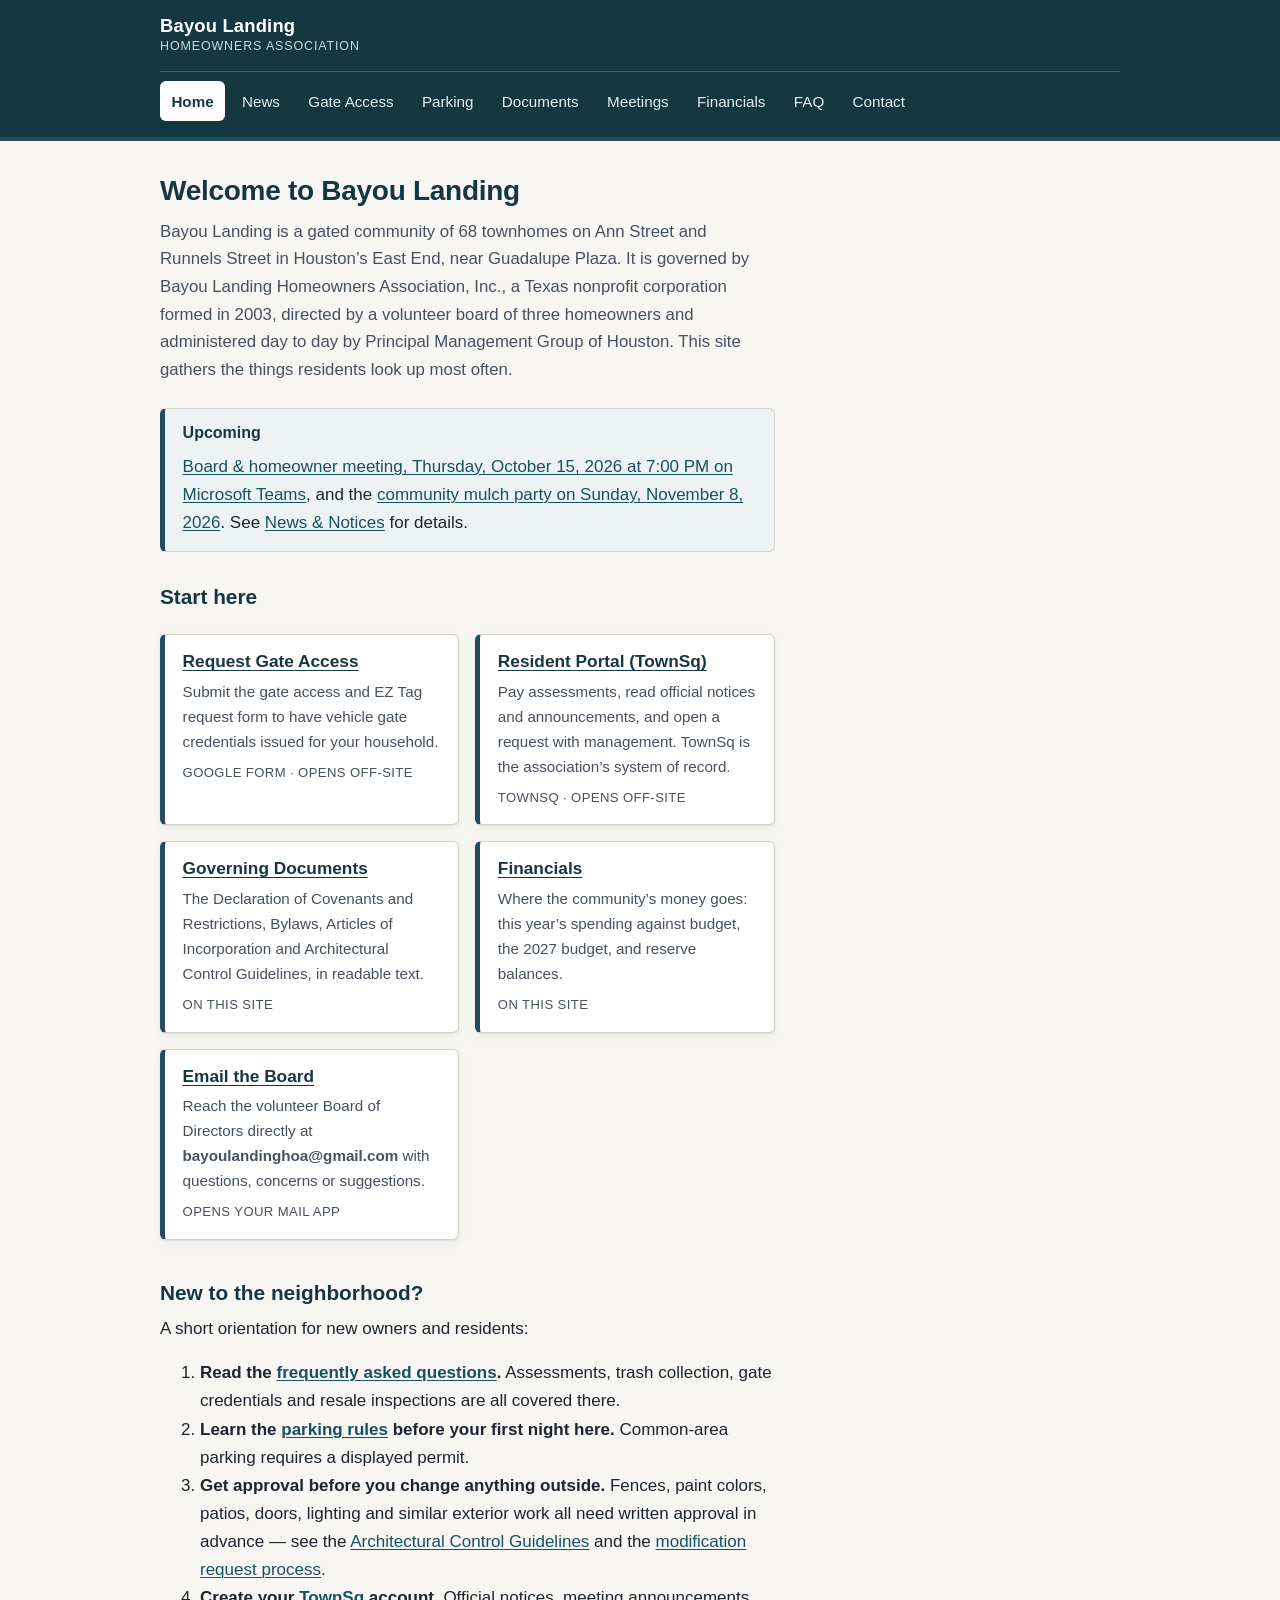
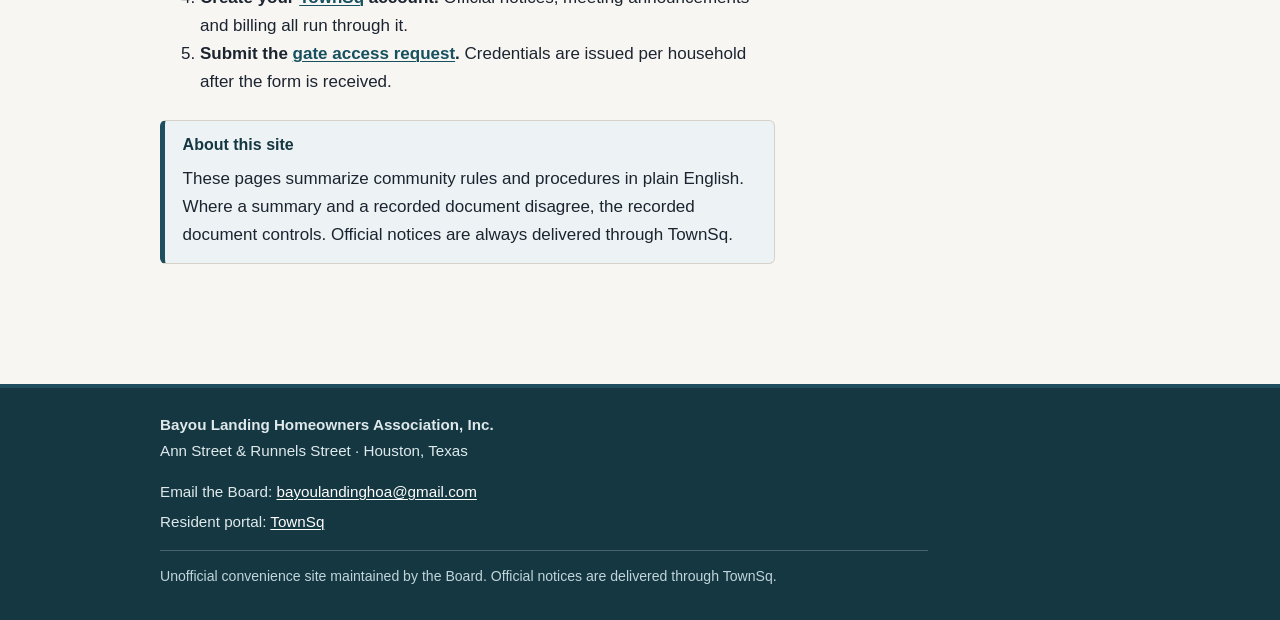
<file: site/index.html>
<!DOCTYPE html>
<html lang="en">
<head>
<meta charset="UTF-8">
<meta name="viewport" content="width=device-width, initial-scale=1">
<title>Bayou Landing Homeowners Association &mdash; Houston, Texas</title>
<meta name="description" content="Resident information for Bayou Landing Homeowners Association, a townhome community on Ann and Runnels Streets in Houston: gate access, parking rules, governing documents, meetings and contacts.">
<link rel="stylesheet" href="assets/style.css">
<link rel="icon" href="/favicon.svg" type="image/svg+xml">
</head>
<body>

<a class="skip-link" href="#main">Skip to content</a>

<header class="site-header">
  <div class="site-header-inner">
    <a class="site-title" href="index.html">Bayou Landing <span>Homeowners Association</span></a>
    <nav class="site-nav" aria-label="Primary">
      <ul>
        <li><a href="index.html" aria-current="page">Home</a></li>
        <li><a href="notices.html">News</a></li>
        <li><a href="gate-access.html">Gate Access</a></li>
        <li><a href="parking.html">Parking</a></li>
        <li><a href="governing/index.html">Documents</a></li>
        <li><a href="meetings.html">Meetings</a></li>
        <li><a href="financials.html">Financials</a></li>
        <li><a href="faq.html">FAQ</a></li>
        <li><a href="contact.html">Contact</a></li>
      </ul>
    </nav>
  </div>
</header>

<main id="main">

  <h1>Welcome to Bayou Landing</h1>

  <p class="page-intro">Bayou Landing is a gated community of 68 townhomes on Ann Street and Runnels Street in Houston&rsquo;s East End, near Guadalupe Plaza. It is governed by Bayou Landing Homeowners Association, Inc., a Texas nonprofit corporation formed in 2003, directed by a volunteer board of three homeowners and administered day to day by Principal Management Group of Houston. This site gathers the things residents look up most often.</p>

  <aside class="callout">
    <h2>Upcoming</h2>
    <p><a href="notices.html">Board &amp; homeowner meeting, Thursday, October 15, 2026 at 7:00 PM on Microsoft Teams</a>, and the <a href="notices.html">community mulch party on Sunday, November 8, 2026</a>. See <a href="notices.html">News &amp; Notices</a> for details.</p>
  </aside>

  <h2>Start here</h2>

  <ul class="quick-links">
    <li>
      <a class="card" href="https://forms.gle/mfA6Kzm4Ay37BewM8">
        <h3>Request Gate Access</h3>
        <p>Submit the gate access and EZ Tag request form to have vehicle gate credentials issued for your household.</p>
        <span class="card-meta">Google Form &middot; opens off-site</span>
      </a>
    </li>
    <li>
      <a class="card" href="https://app.townsq.io/w/5a4e1e144054ca13879db846/homepage">
        <h3>Resident Portal (TownSq)</h3>
        <p>Pay assessments, read official notices and announcements, and open a request with management. TownSq is the association&rsquo;s system of record.</p>
        <span class="card-meta">TownSq &middot; opens off-site</span>
      </a>
    </li>
    <li>
      <a class="card" href="governing/index.html">
        <h3>Governing Documents</h3>
        <p>The Declaration of Covenants and Restrictions, Bylaws, Articles of Incorporation and Architectural Control Guidelines, in readable text.</p>
        <span class="card-meta">On this site</span>
      </a>
    </li>
    <li>
      <a class="card" href="financials.html">
        <h3>Financials</h3>
        <p>Where the community&rsquo;s money goes: this year&rsquo;s spending against budget, the 2027 budget, and reserve balances.</p>
        <span class="card-meta">On this site</span>
      </a>
    </li>
    <li>
      <a class="card" href="mailto:bayoulandinghoa@gmail.com">
        <h3>Email the Board</h3>
        <p>Reach the volunteer Board of Directors directly at <strong>bayoulandinghoa@gmail.com</strong> with questions, concerns or suggestions.</p>
        <span class="card-meta">Opens your mail app</span>
      </a>
    </li>
  </ul>

  <section class="section">
    <h2>New to the neighborhood?</h2>
    <p>A short orientation for new owners and residents:</p>
    <ol>
      <li><strong>Read the <a href="faq.html">frequently asked questions</a>.</strong> Assessments, trash collection, gate credentials and resale inspections are all covered there.</li>
      <li><strong>Learn the <a href="parking.html">parking rules</a> before your first night here.</strong> Common-area parking requires a displayed permit.</li>
      <li><strong>Get approval before you change anything outside.</strong> Fences, paint colors, patios, doors, lighting and similar exterior work all need written approval in advance &mdash; see the <a href="governing/arc-guidelines.html">Architectural Control Guidelines</a> and the <a href="faq.html#modifications">modification request process</a>.</li>
      <li><strong>Create your <a href="https://app.townsq.io/w/5a4e1e144054ca13879db846/homepage">TownSq</a> account.</strong> Official notices, meeting announcements and billing all run through it.</li>
      <li><strong>Submit the <a href="gate-access.html">gate access request</a>.</strong> Credentials are issued per household after the form is received.</li>
    </ol>
  </section>

  <aside class="callout">
    <h2>About this site</h2>
    <p>These pages summarize community rules and procedures in plain English. Where a summary and a recorded document disagree, the recorded document controls. Official notices are always delivered through TownSq.</p>
  </aside>

</main>

<footer class="site-footer">
  <div class="site-footer-inner">
    <p><strong>Bayou Landing Homeowners Association, Inc.</strong><br>
    Ann Street &amp; Runnels Street &middot; Houston, Texas</p>
    <ul class="site-footer-links">
      <li>Email the Board: <a href="mailto:bayoulandinghoa@gmail.com">bayoulandinghoa@gmail.com</a></li>
      <li>Resident portal: <a href="https://app.townsq.io/w/5a4e1e144054ca13879db846/homepage">TownSq</a></li>
    </ul>
    <p class="site-footer-note">Unofficial convenience site maintained by the Board. Official notices are delivered through TownSq.</p>
  </div>
</footer>

</body>
</html>
</file>
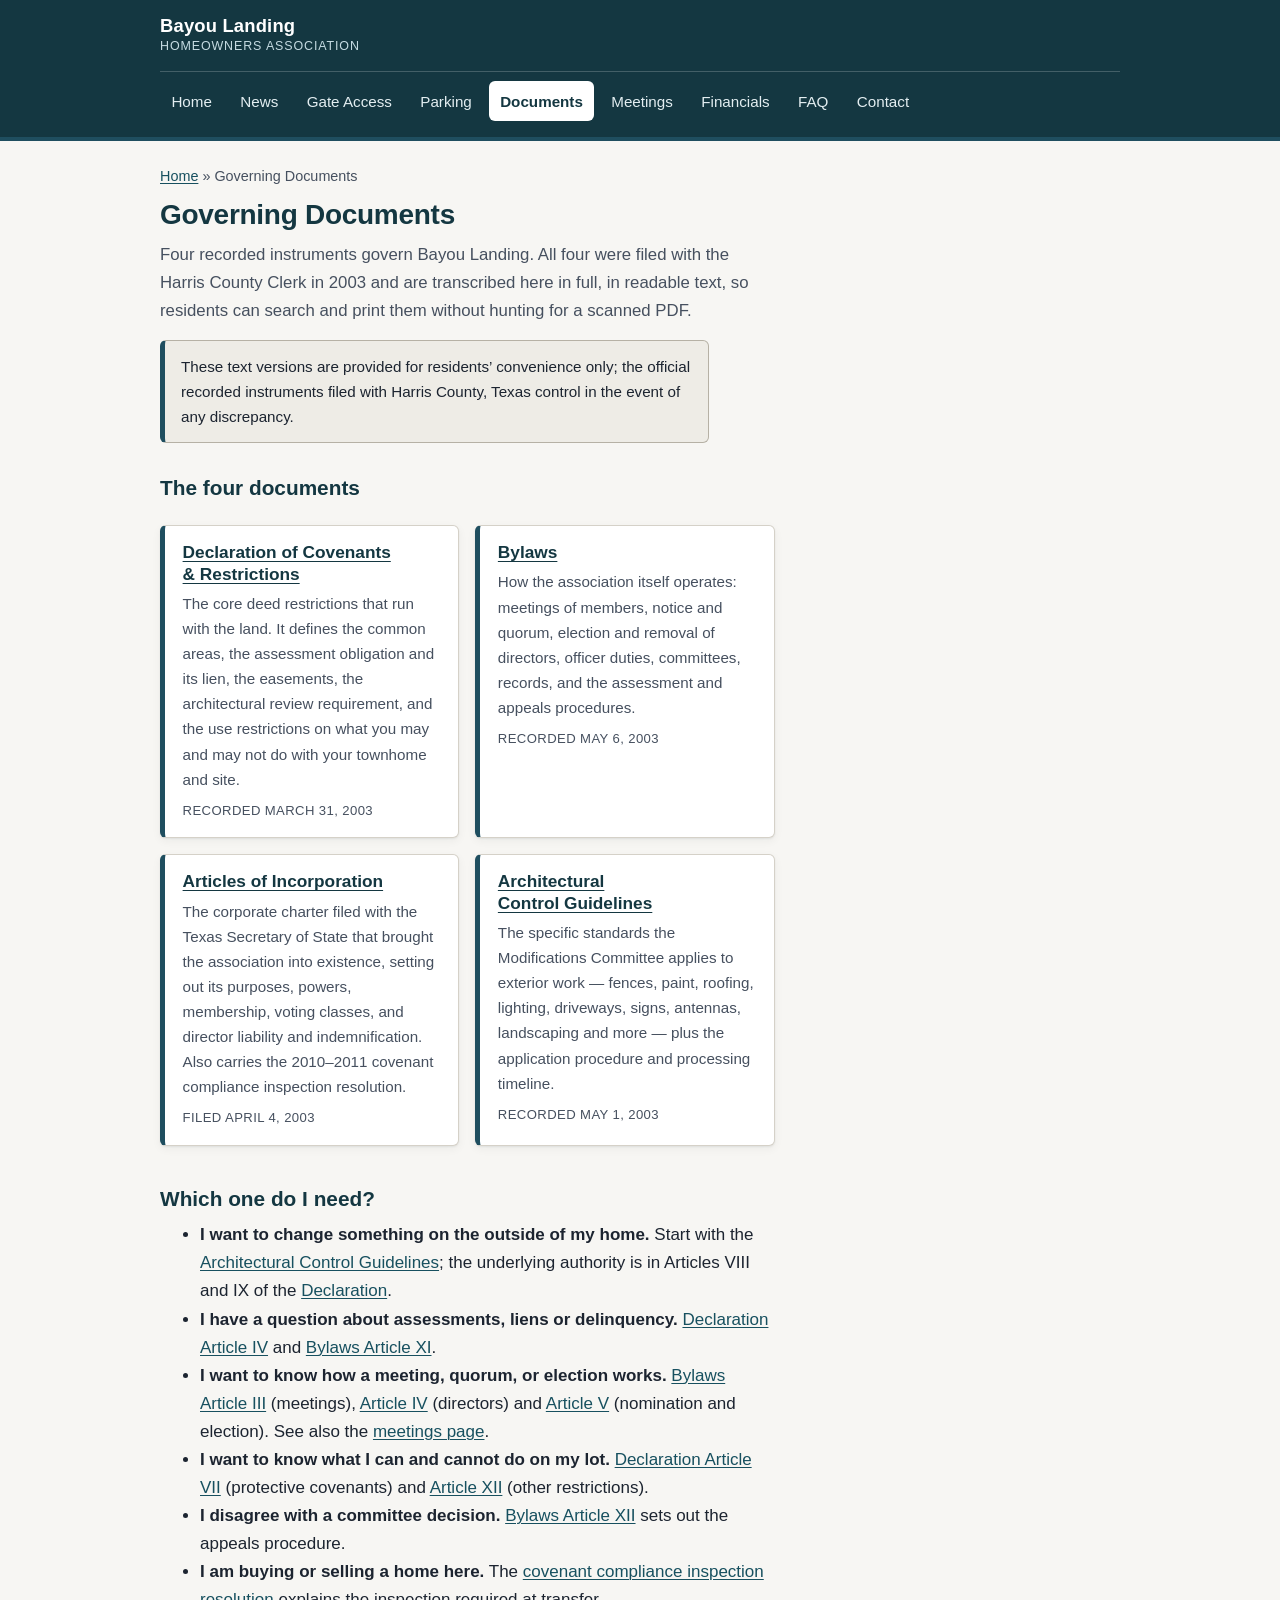
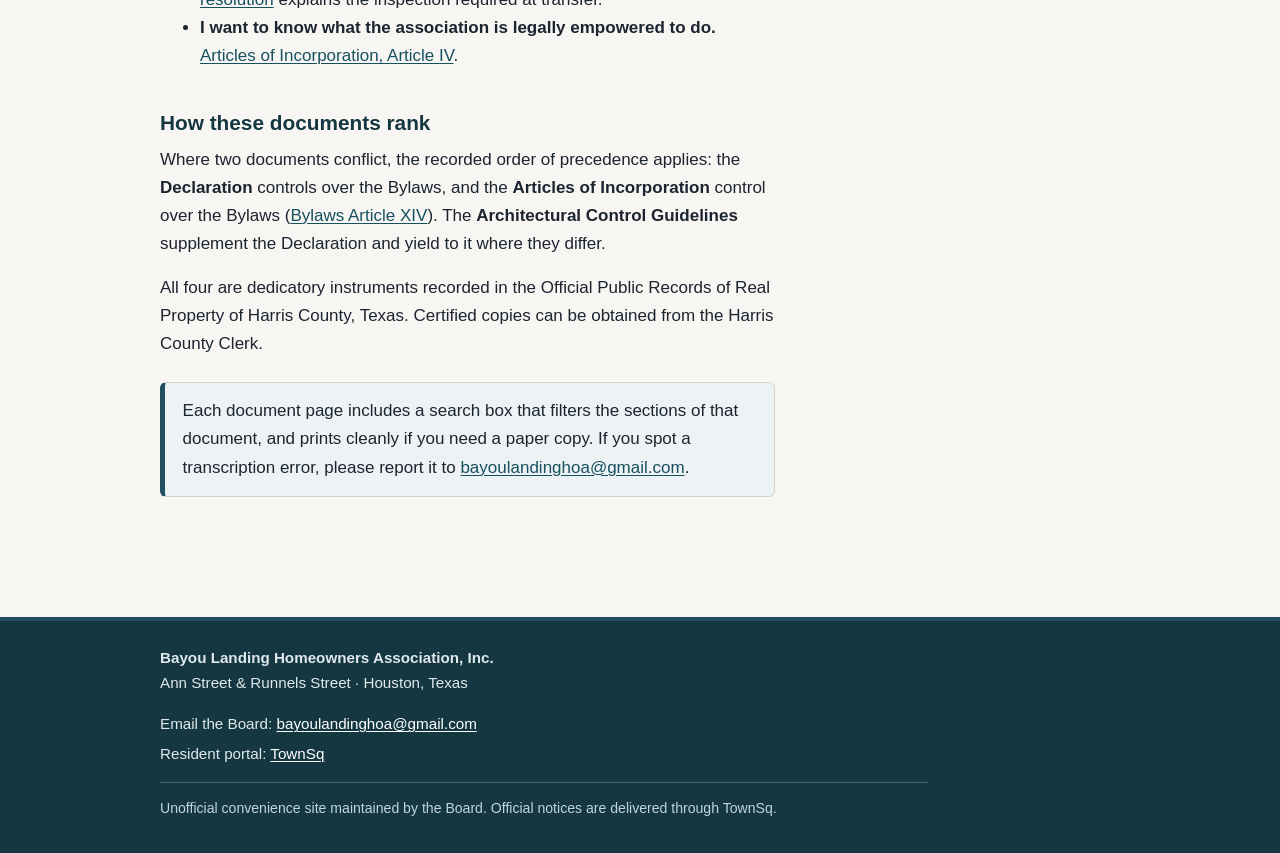
<file: site/governing/index.html>
<!DOCTYPE html>
<html lang="en">
<head>
<meta charset="UTF-8">
<meta name="viewport" content="width=device-width, initial-scale=1">
<title>Governing Documents | Bayou Landing HOA</title>
<meta name="description" content="Index of the four recorded governing instruments for Bayou Landing HOA — the Declaration of Covenants and Restrictions, Bylaws, Articles of Incorporation, and Architectural Control Guidelines — with guidance on which one to reach for.">
<link rel="stylesheet" href="../assets/style.css">
<link rel="icon" href="/favicon.svg" type="image/svg+xml">
</head>
<body>

<a class="skip-link" href="#main">Skip to content</a>

<header class="site-header">
  <div class="site-header-inner">
    <a class="site-title" href="../index.html">Bayou Landing <span>Homeowners Association</span></a>
    <nav class="site-nav" aria-label="Primary">
      <ul>
        <li><a href="../index.html">Home</a></li>
        <li><a href="../notices.html">News</a></li>
        <li><a href="../gate-access.html">Gate Access</a></li>
        <li><a href="../parking.html">Parking</a></li>
        <li><a href="index.html" aria-current="page">Documents</a></li>
        <li><a href="../meetings.html">Meetings</a></li>
        <li><a href="../financials.html">Financials</a></li>
        <li><a href="../faq.html">FAQ</a></li>
        <li><a href="../contact.html">Contact</a></li>
      </ul>
    </nav>
  </div>
</header>

<main id="main">

  <p class="breadcrumb"><a href="../index.html">Home</a> &raquo; Governing Documents</p>

  <h1>Governing Documents</h1>

  <p class="page-intro">Four recorded instruments govern Bayou Landing. All four were filed with the Harris County Clerk in 2003 and are transcribed here in full, in readable text, so residents can search and print them without hunting for a scanned PDF.</p>

  <p class="doc-disclaimer">These text versions are provided for residents&rsquo; convenience only; the official recorded instruments filed with Harris County, Texas control in the event of any discrepancy.</p>

  <h2>The four documents</h2>

  <ul class="quick-links">
    <li>
      <a class="card" href="ccrs.html">
        <h3>Declaration of Covenants &amp; Restrictions</h3>
        <p>The core deed restrictions that run with the land. It defines the common areas, the assessment obligation and its lien, the easements, the architectural review requirement, and the use restrictions on what you may and may not do with your townhome and site.</p>
        <span class="card-meta">Recorded March 31, 2003</span>
      </a>
    </li>
    <li>
      <a class="card" href="bylaws.html">
        <h3>Bylaws</h3>
        <p>How the association itself operates: meetings of members, notice and quorum, election and removal of directors, officer duties, committees, records, and the assessment and appeals procedures.</p>
        <span class="card-meta">Recorded May 6, 2003</span>
      </a>
    </li>
    <li>
      <a class="card" href="articles.html">
        <h3>Articles of Incorporation</h3>
        <p>The corporate charter filed with the Texas Secretary of State that brought the association into existence, setting out its purposes, powers, membership, voting classes, and director liability and indemnification. Also carries the 2010&ndash;2011 covenant compliance inspection resolution.</p>
        <span class="card-meta">Filed April 4, 2003</span>
      </a>
    </li>
    <li>
      <a class="card" href="arc-guidelines.html">
        <h3>Architectural Control Guidelines</h3>
        <p>The specific standards the Modifications Committee applies to exterior work &mdash; fences, paint, roofing, lighting, driveways, signs, antennas, landscaping and more &mdash; plus the application procedure and processing timeline.</p>
        <span class="card-meta">Recorded May 1, 2003</span>
      </a>
    </li>
  </ul>

  <section class="section">
    <h2>Which one do I need?</h2>
    <ul>
      <li><strong>I want to change something on the outside of my home.</strong> Start with the <a href="arc-guidelines.html">Architectural Control Guidelines</a>; the underlying authority is in Articles VIII and IX of the <a href="ccrs.html">Declaration</a>.</li>
      <li><strong>I have a question about assessments, liens or delinquency.</strong> <a href="ccrs.html#article-iv">Declaration Article IV</a> and <a href="bylaws.html#article-xi">Bylaws Article XI</a>.</li>
      <li><strong>I want to know how a meeting, quorum, or election works.</strong> <a href="bylaws.html#article-iii">Bylaws Article III</a> (meetings), <a href="bylaws.html#article-iv">Article IV</a> (directors) and <a href="bylaws.html#article-v">Article V</a> (nomination and election). See also the <a href="../meetings.html">meetings page</a>.</li>
      <li><strong>I want to know what I can and cannot do on my lot.</strong> <a href="ccrs.html#article-vii">Declaration Article VII</a> (protective covenants) and <a href="ccrs.html#article-xii">Article XII</a> (other restrictions).</li>
      <li><strong>I disagree with a committee decision.</strong> <a href="bylaws.html#article-xii">Bylaws Article XII</a> sets out the appeals procedure.</li>
      <li><strong>I am buying or selling a home here.</strong> The <a href="articles.html#amend-resolution-2011">covenant compliance inspection resolution</a> explains the inspection required at transfer.</li>
      <li><strong>I want to know what the association is legally empowered to do.</strong> <a href="articles.html#article-iv">Articles of Incorporation, Article IV</a>.</li>
    </ul>
  </section>

  <section class="section">
    <h2>How these documents rank</h2>
    <p>Where two documents conflict, the recorded order of precedence applies: the <strong>Declaration</strong> controls over the Bylaws, and the <strong>Articles of Incorporation</strong> control over the Bylaws (<a href="bylaws.html#article-xiv">Bylaws Article XIV</a>). The <strong>Architectural Control Guidelines</strong> supplement the Declaration and yield to it where they differ.</p>
    <p>All four are dedicatory instruments recorded in the Official Public Records of Real Property of Harris County, Texas. Certified copies can be obtained from the Harris County Clerk.</p>
  </section>

  <aside class="callout">
    <p>Each document page includes a search box that filters the sections of that document, and prints cleanly if you need a paper copy. If you spot a transcription error, please report it to <a href="mailto:bayoulandinghoa@gmail.com">bayoulandinghoa@gmail.com</a>.</p>
  </aside>

</main>

<footer class="site-footer">
  <div class="site-footer-inner">
    <p><strong>Bayou Landing Homeowners Association, Inc.</strong><br>
    Ann Street &amp; Runnels Street &middot; Houston, Texas</p>
    <ul class="site-footer-links">
      <li>Email the Board: <a href="mailto:bayoulandinghoa@gmail.com">bayoulandinghoa@gmail.com</a></li>
      <li>Resident portal: <a href="https://app.townsq.io/w/5a4e1e144054ca13879db846/homepage">TownSq</a></li>
    </ul>
    <p class="site-footer-note">Unofficial convenience site maintained by the Board. Official notices are delivered through TownSq.</p>
  </div>
</footer>

</body>
</html>
</file>
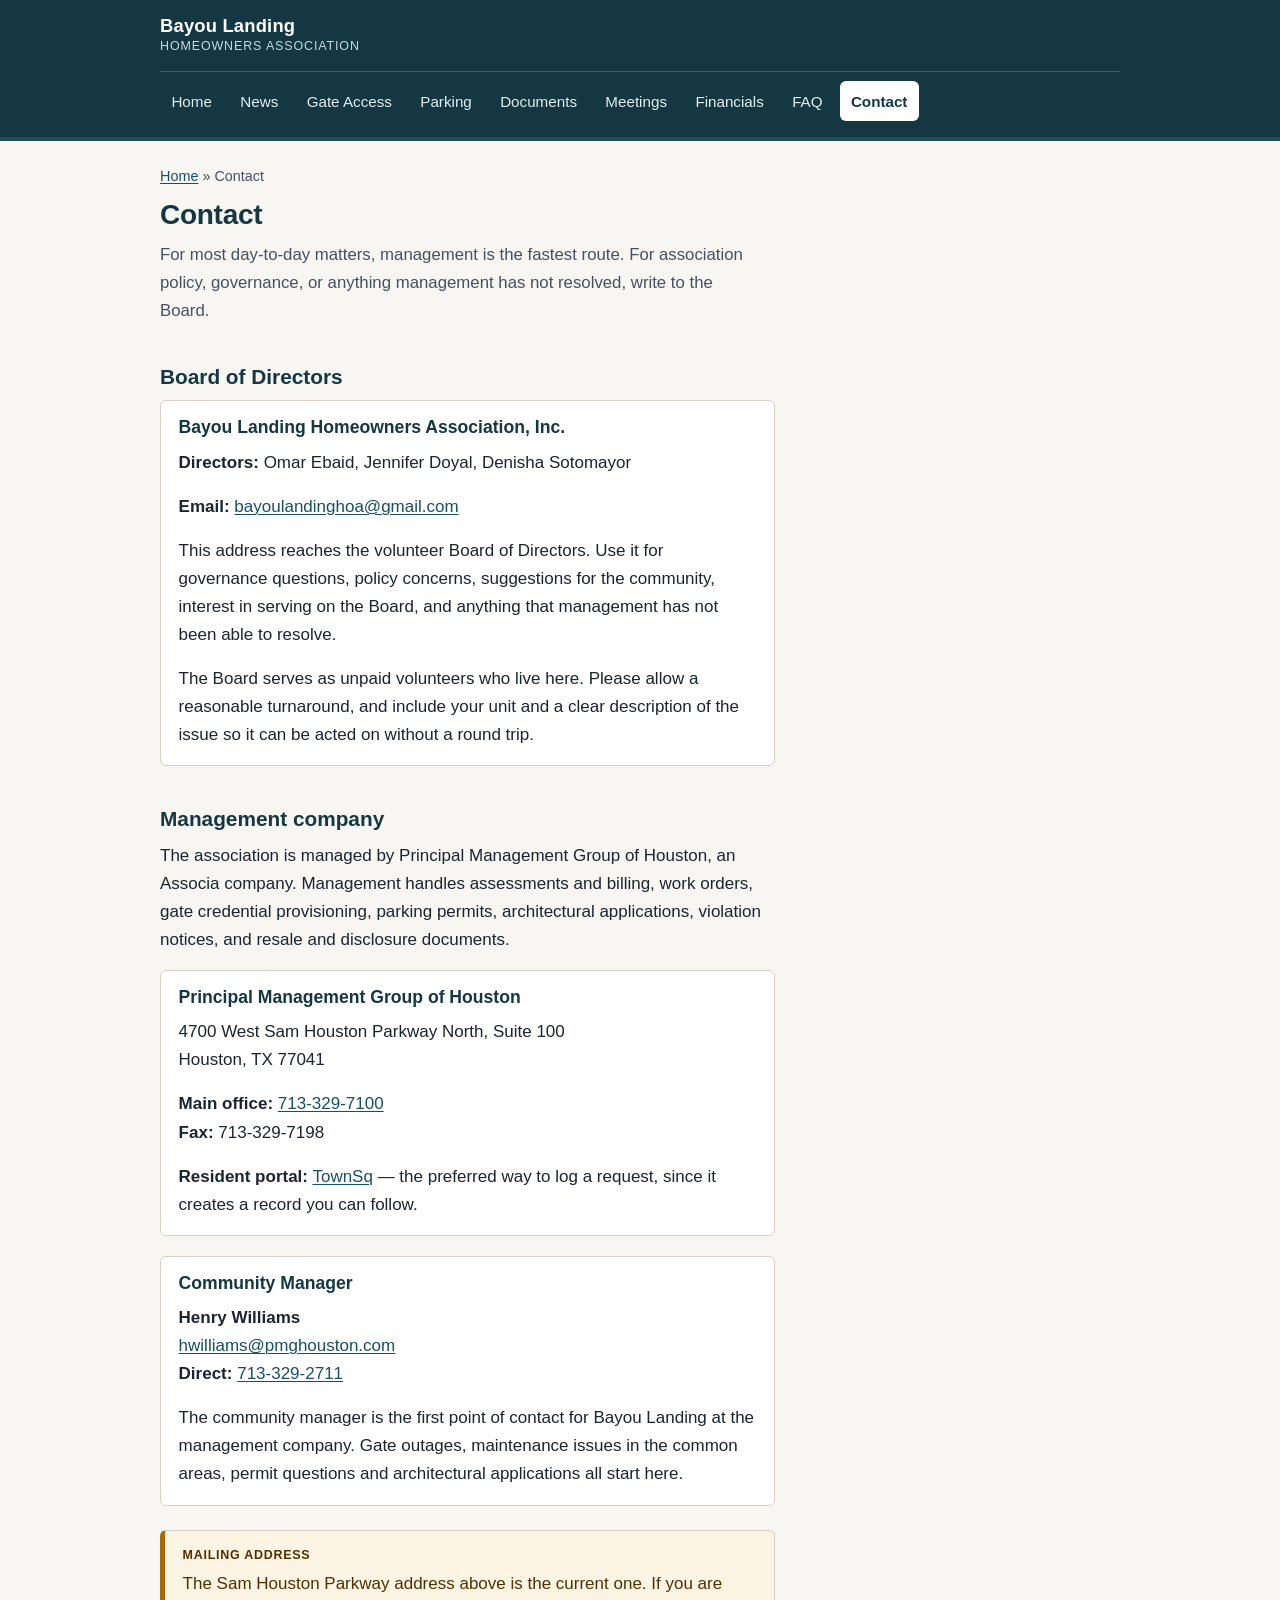
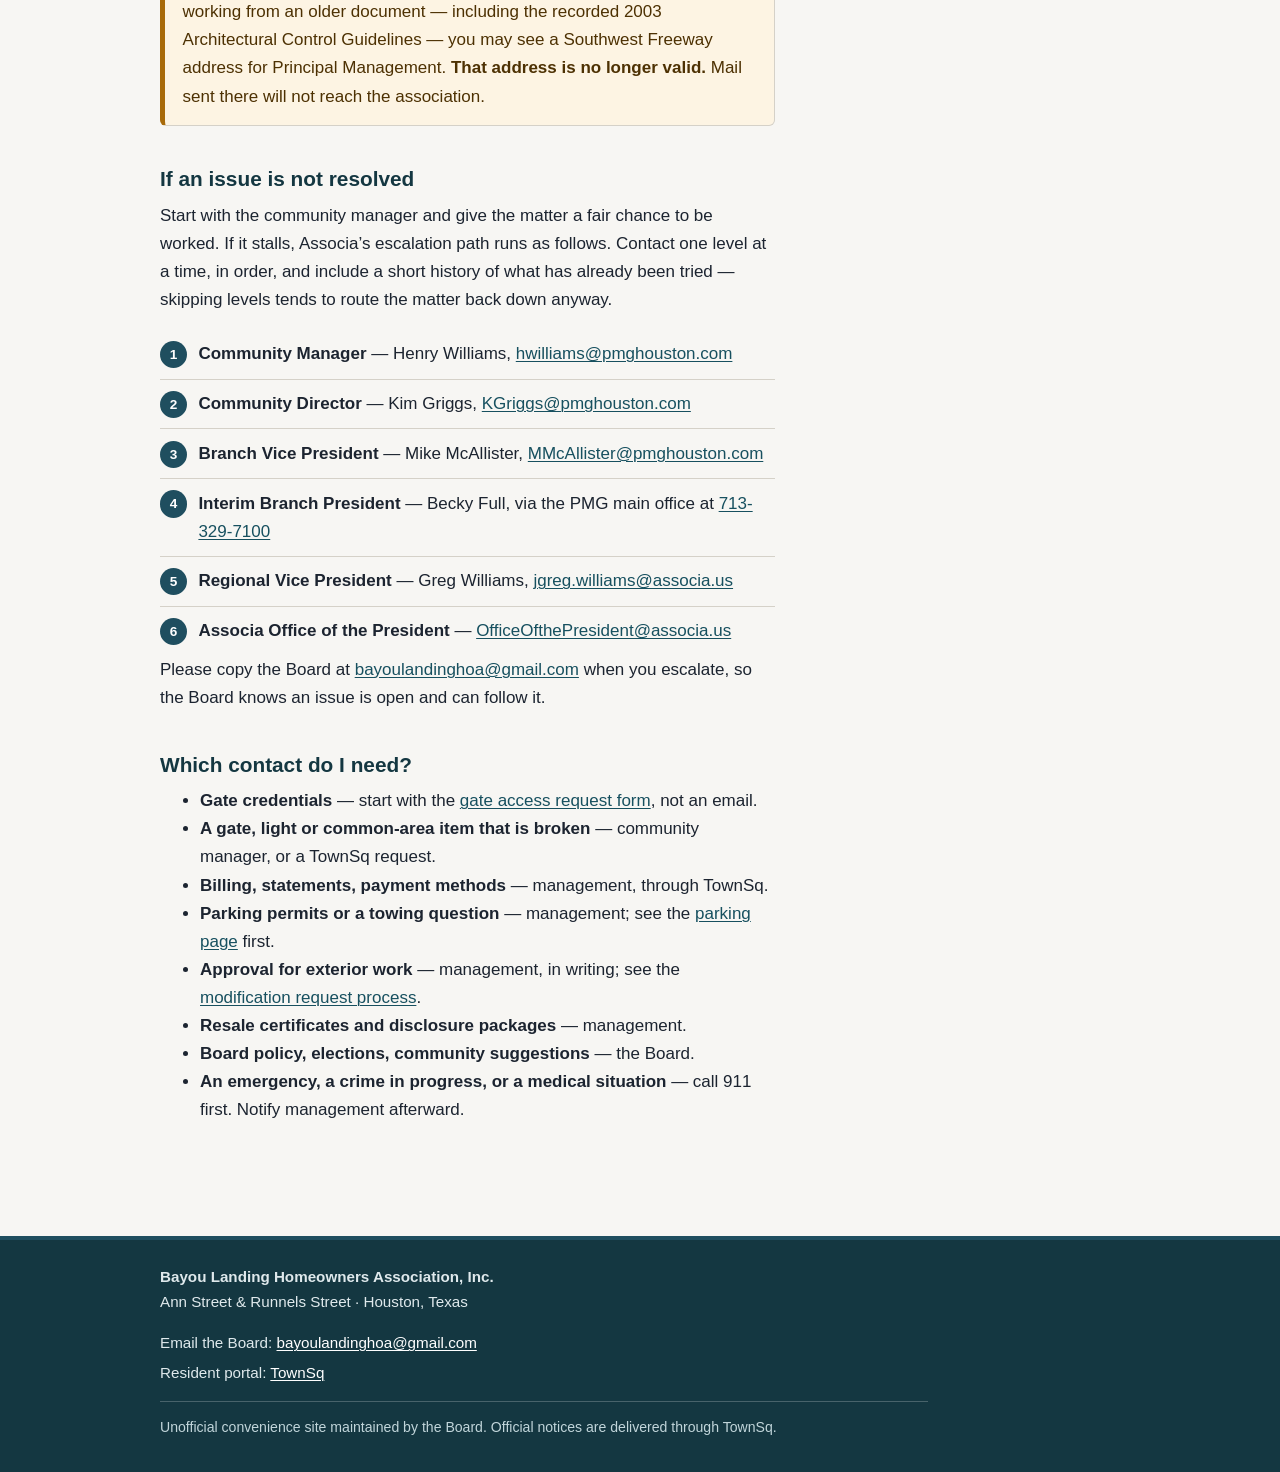
<file: site/contact.html>
<!DOCTYPE html>
<html lang="en">
<head>
<meta charset="UTF-8">
<meta name="viewport" content="width=device-width, initial-scale=1">
<title>Contact the Board &amp; Management | Bayou Landing HOA</title>
<meta name="description" content="How to reach the Bayou Landing Board of Directors and Principal Management Group of Houston, including the community manager and the escalation path if an issue is not resolved.">
<link rel="stylesheet" href="assets/style.css">
<link rel="icon" href="/favicon.svg" type="image/svg+xml">
</head>
<body>

<a class="skip-link" href="#main">Skip to content</a>

<header class="site-header">
  <div class="site-header-inner">
    <a class="site-title" href="index.html">Bayou Landing <span>Homeowners Association</span></a>
    <nav class="site-nav" aria-label="Primary">
      <ul>
        <li><a href="index.html">Home</a></li>
        <li><a href="notices.html">News</a></li>
        <li><a href="gate-access.html">Gate Access</a></li>
        <li><a href="parking.html">Parking</a></li>
        <li><a href="governing/index.html">Documents</a></li>
        <li><a href="meetings.html">Meetings</a></li>
        <li><a href="financials.html">Financials</a></li>
        <li><a href="faq.html">FAQ</a></li>
        <li><a href="contact.html" aria-current="page">Contact</a></li>
      </ul>
    </nav>
  </div>
</header>

<main id="main">

  <p class="breadcrumb"><a href="index.html">Home</a> &raquo; Contact</p>

  <h1>Contact</h1>

  <p class="page-intro">For most day-to-day matters, management is the fastest route. For association policy, governance, or anything management has not resolved, write to the Board.</p>

  <section class="section">
    <h2>Board of Directors</h2>
    <div class="contact-block">
      <h3>Bayou Landing Homeowners Association, Inc.</h3>
      <p><strong>Directors:</strong> Omar Ebaid, Jennifer Doyal, Denisha Sotomayor</p>
      <p><strong>Email:</strong> <a href="mailto:bayoulandinghoa@gmail.com">bayoulandinghoa@gmail.com</a></p>
      <p>This address reaches the volunteer Board of Directors. Use it for governance questions, policy concerns, suggestions for the community, interest in serving on the Board, and anything that management has not been able to resolve.</p>
      <p>The Board serves as unpaid volunteers who live here. Please allow a reasonable turnaround, and include your unit and a clear description of the issue so it can be acted on without a round trip.</p>
    </div>
  </section>

  <section class="section">
    <h2>Management company</h2>
    <p>The association is managed by Principal Management Group of Houston, an Associa company. Management handles assessments and billing, work orders, gate credential provisioning, parking permits, architectural applications, violation notices, and resale and disclosure documents.</p>

    <div class="contact-block">
      <h3>Principal Management Group of Houston</h3>
      <p>4700 West Sam Houston Parkway North, Suite 100<br>
      Houston, TX 77041</p>
      <p><strong>Main office:</strong> <a href="tel:+17133297100">713-329-7100</a><br>
      <strong>Fax:</strong> 713-329-7198</p>
      <p><strong>Resident portal:</strong> <a href="https://app.townsq.io/w/5a4e1e144054ca13879db846/homepage">TownSq</a> &mdash; the preferred way to log a request, since it creates a record you can follow.</p>
    </div>

    <div class="contact-block">
      <h3>Community Manager</h3>
      <p><strong>Henry Williams</strong><br>
      <a href="mailto:hwilliams@pmghouston.com">hwilliams@pmghouston.com</a><br>
      <strong>Direct:</strong> <a href="tel:+17133292711">713-329-2711</a></p>
      <p>The community manager is the first point of contact for Bayou Landing at the management company. Gate outages, maintenance issues in the common areas, permit questions and architectural applications all start here.</p>
    </div>

    <aside class="callout callout-warning">
      <span class="callout-label">Mailing address</span>
      <p>The Sam Houston Parkway address above is the current one. If you are working from an older document &mdash; including the recorded 2003 Architectural Control Guidelines &mdash; you may see a Southwest Freeway address for Principal Management. <strong>That address is no longer valid.</strong> Mail sent there will not reach the association.</p>
    </aside>
  </section>

  <section class="section" id="escalation">
    <h2>If an issue is not resolved</h2>
    <p>Start with the community manager and give the matter a fair chance to be worked. If it stalls, Associa&rsquo;s escalation path runs as follows. Contact one level at a time, in order, and include a short history of what has already been tried &mdash; skipping levels tends to route the matter back down anyway.</p>

    <ol class="escalation">
      <li>
        <strong>Community Manager</strong> &mdash; Henry Williams,
        <a href="mailto:hwilliams@pmghouston.com">hwilliams@pmghouston.com</a>
      </li>
      <li>
        <strong>Community Director</strong> &mdash; Kim Griggs,
        <a href="mailto:KGriggs@pmghouston.com">KGriggs@pmghouston.com</a>
      </li>
      <li>
        <strong>Branch Vice President</strong> &mdash; Mike McAllister,
        <a href="mailto:MMcAllister@pmghouston.com">MMcAllister@pmghouston.com</a>
      </li>
      <li>
        <strong>Interim Branch President</strong> &mdash; Becky Full,
        via the PMG main office at <a href="tel:+17133297100">713-329-7100</a>
      </li>
      <li>
        <strong>Regional Vice President</strong> &mdash; Greg Williams,
        <a href="mailto:jgreg.williams@associa.us">jgreg.williams@associa.us</a>
      </li>
      <li>
        <strong>Associa Office of the President</strong> &mdash;
        <a href="mailto:OfficeOfthePresident@associa.us">OfficeOfthePresident@associa.us</a>
      </li>
    </ol>

    <p>Please copy the Board at <a href="mailto:bayoulandinghoa@gmail.com">bayoulandinghoa@gmail.com</a> when you escalate, so the Board knows an issue is open and can follow it.</p>
  </section>

  <section class="section">
    <h2>Which contact do I need?</h2>
    <ul>
      <li><strong>Gate credentials</strong> &mdash; start with the <a href="gate-access.html">gate access request form</a>, not an email.</li>
      <li><strong>A gate, light or common-area item that is broken</strong> &mdash; community manager, or a TownSq request.</li>
      <li><strong>Billing, statements, payment methods</strong> &mdash; management, through TownSq.</li>
      <li><strong>Parking permits or a towing question</strong> &mdash; management; see the <a href="parking.html">parking page</a> first.</li>
      <li><strong>Approval for exterior work</strong> &mdash; management, in writing; see the <a href="faq.html#modifications">modification request process</a>.</li>
      <li><strong>Resale certificates and disclosure packages</strong> &mdash; management.</li>
      <li><strong>Board policy, elections, community suggestions</strong> &mdash; the Board.</li>
      <li><strong>An emergency, a crime in progress, or a medical situation</strong> &mdash; call 911 first. Notify management afterward.</li>
    </ul>
  </section>

</main>

<footer class="site-footer">
  <div class="site-footer-inner">
    <p><strong>Bayou Landing Homeowners Association, Inc.</strong><br>
    Ann Street &amp; Runnels Street &middot; Houston, Texas</p>
    <ul class="site-footer-links">
      <li>Email the Board: <a href="mailto:bayoulandinghoa@gmail.com">bayoulandinghoa@gmail.com</a></li>
      <li>Resident portal: <a href="https://app.townsq.io/w/5a4e1e144054ca13879db846/homepage">TownSq</a></li>
    </ul>
    <p class="site-footer-note">Unofficial convenience site maintained by the Board. Official notices are delivered through TownSq.</p>
  </div>
</footer>

</body>
</html>
</file>
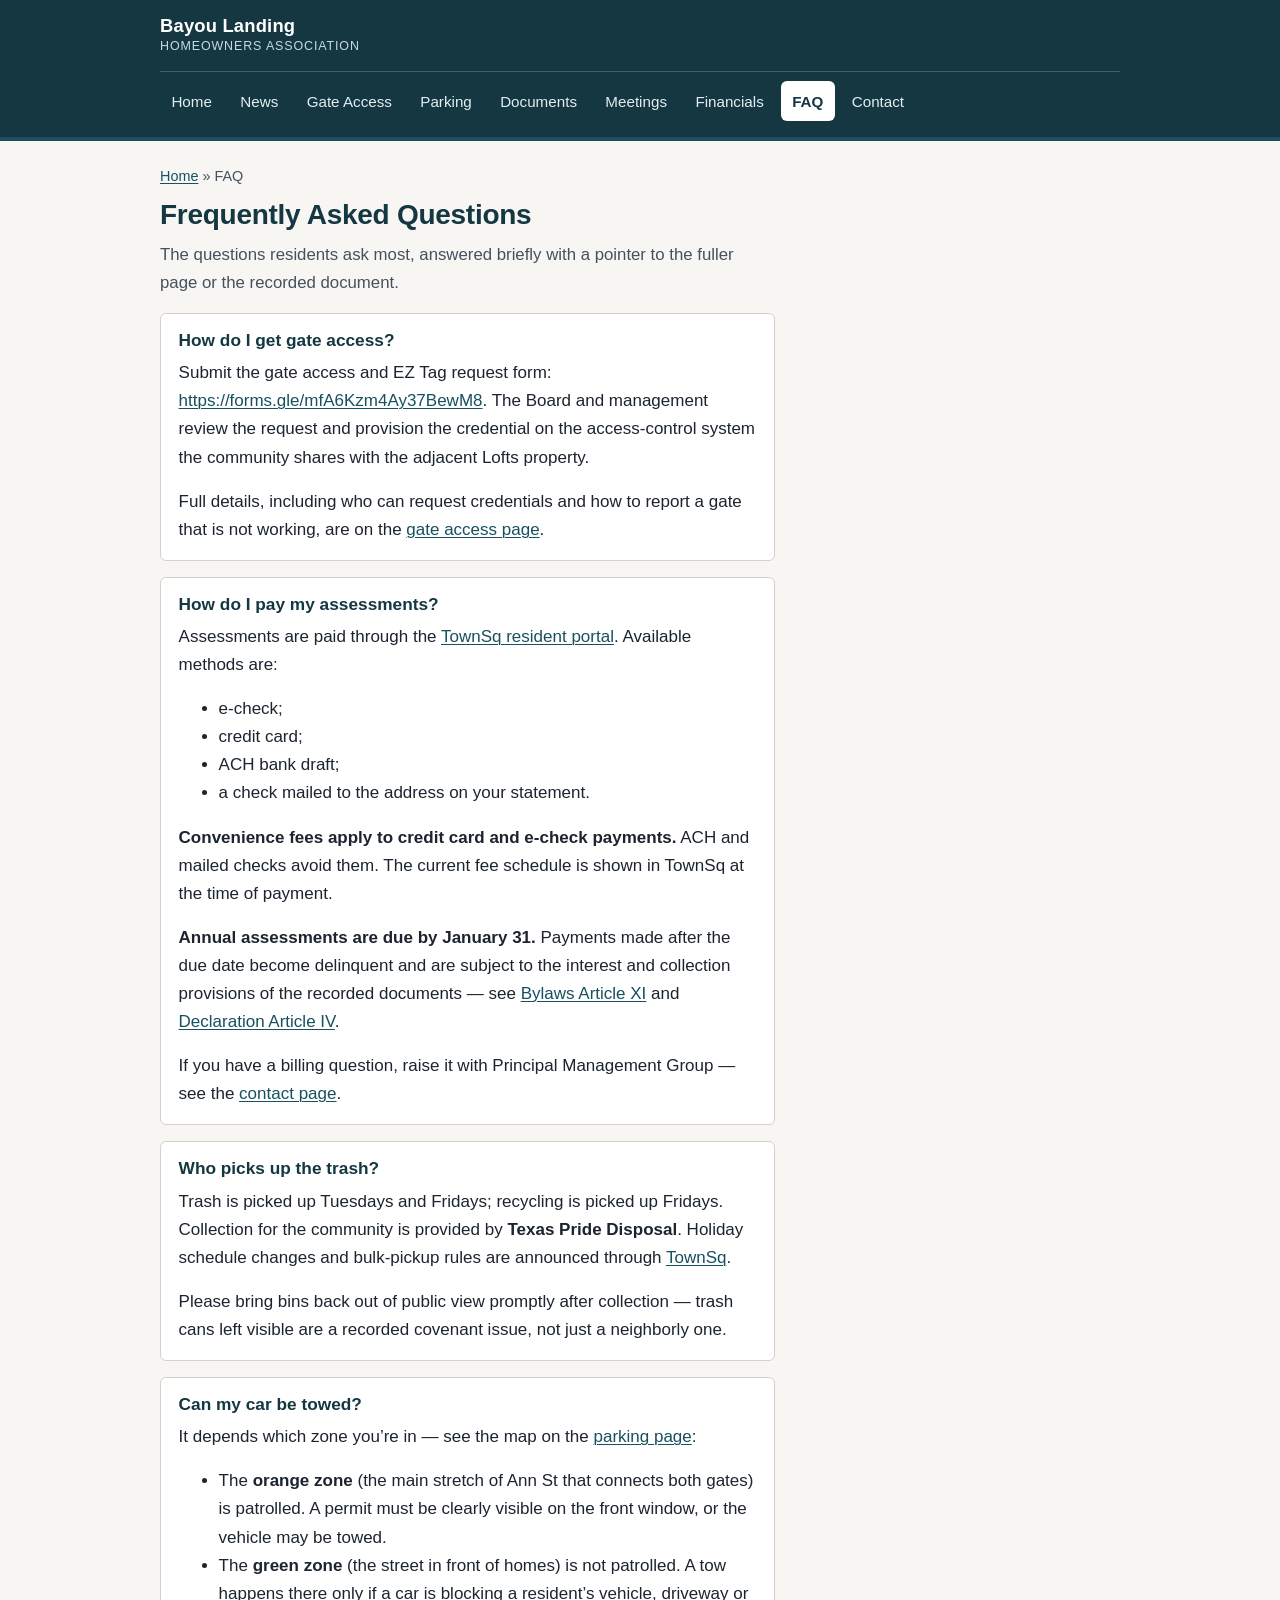
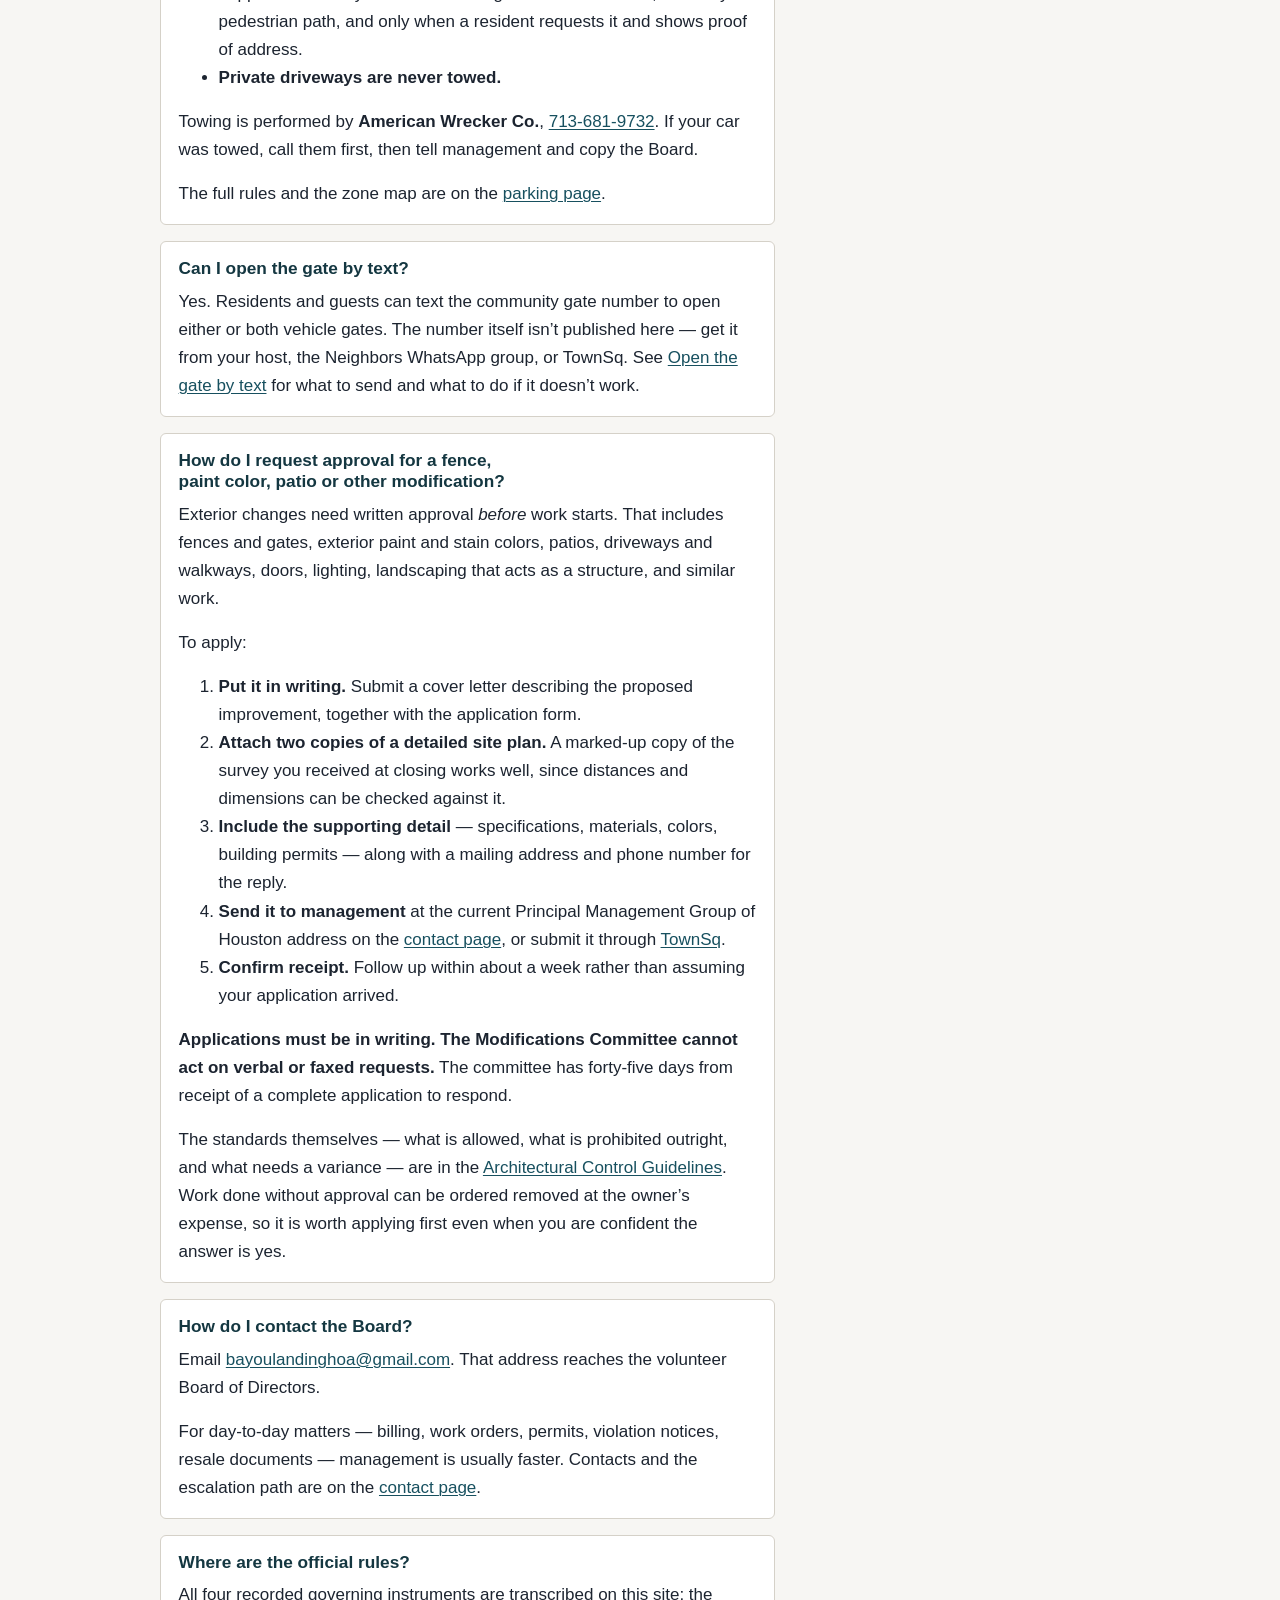
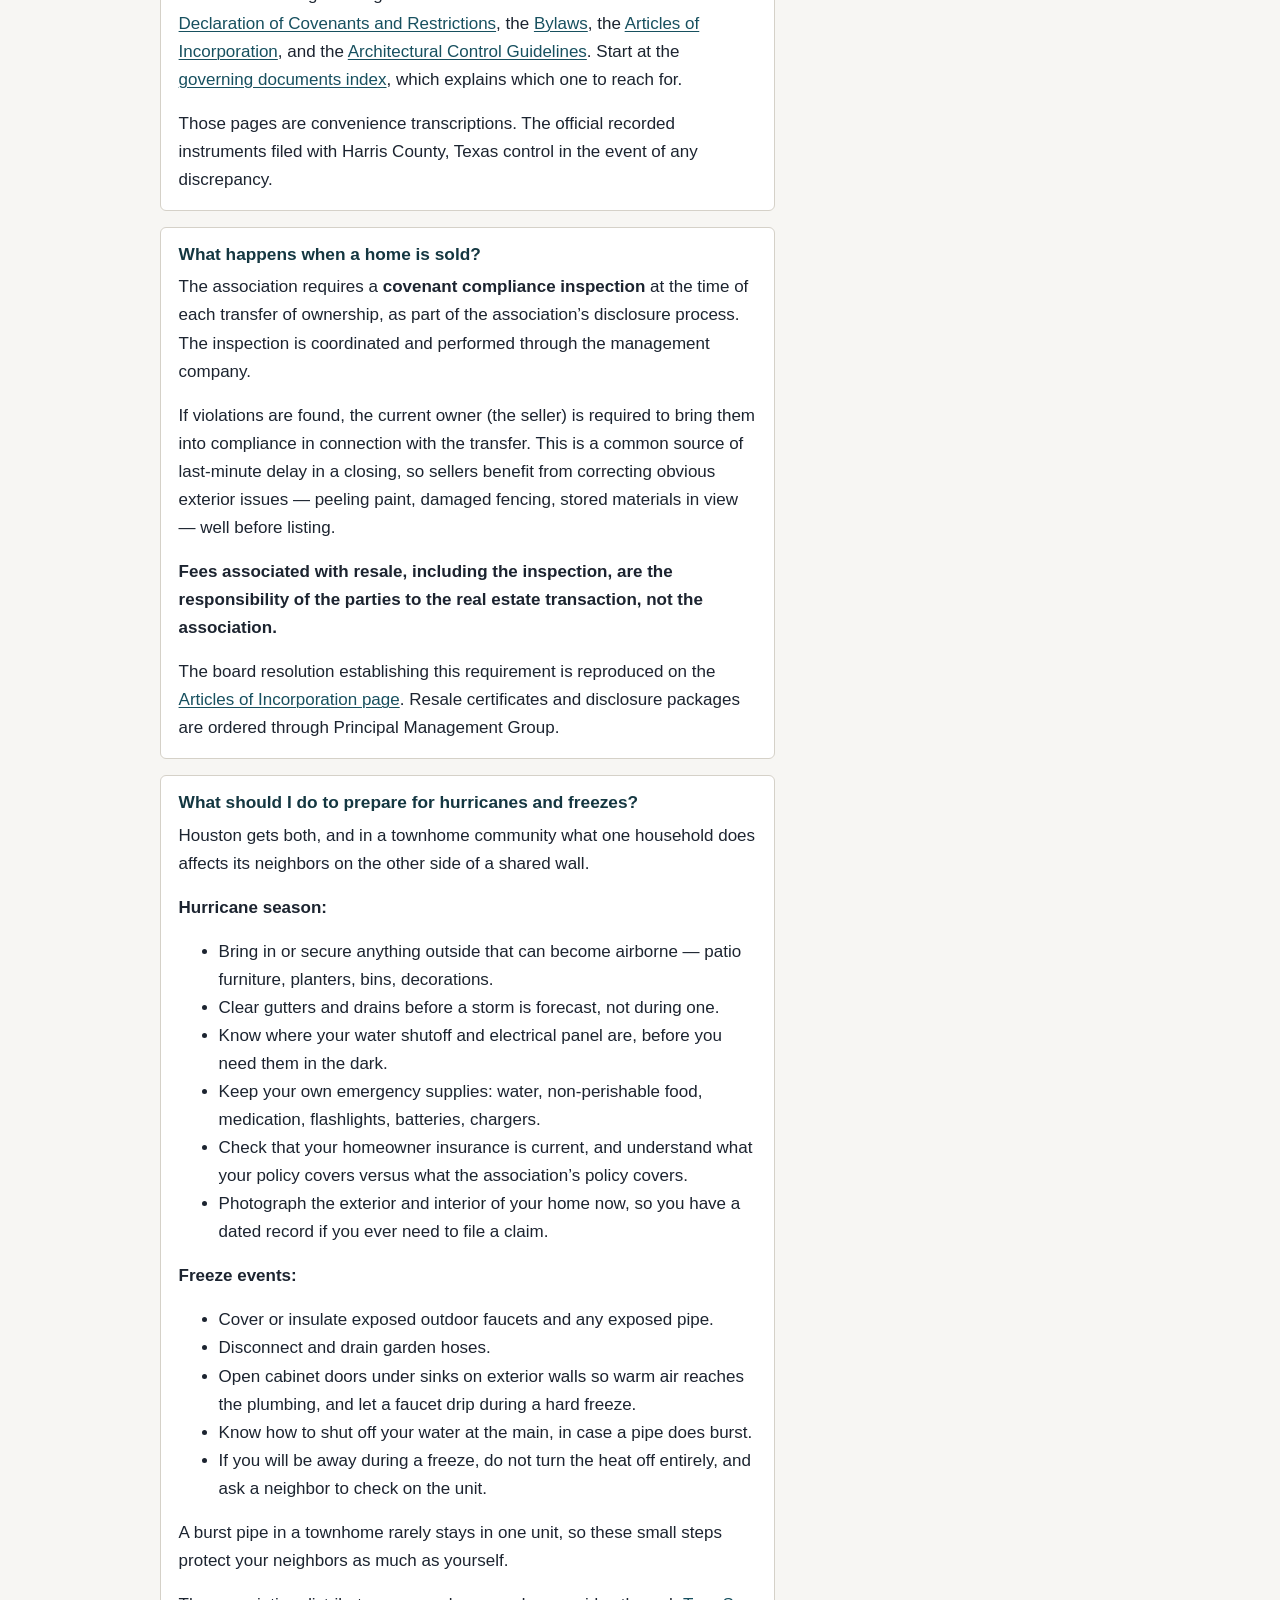
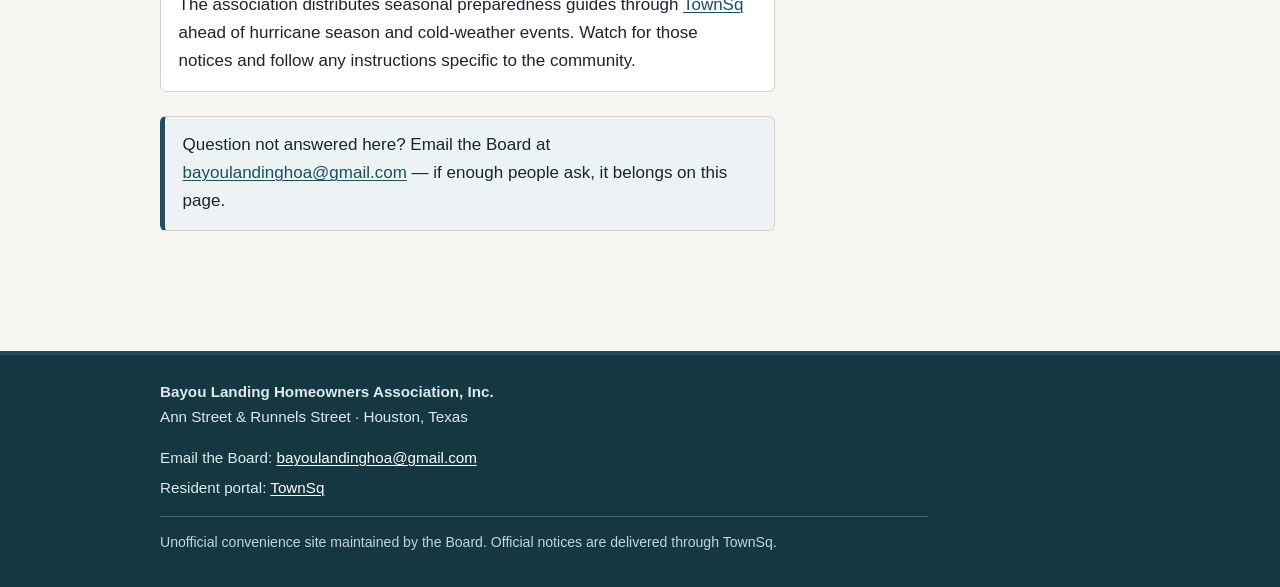
<file: site/faq.html>
<!DOCTYPE html>
<html lang="en">
<head>
<meta charset="UTF-8">
<meta name="viewport" content="width=device-width, initial-scale=1">
<title>Frequently Asked Questions | Bayou Landing HOA</title>
<meta name="description" content="Answers to common Bayou Landing resident questions: gate access, paying assessments through TownSq, trash collection, towing, architectural approvals, resale inspections and storm preparedness.">
<link rel="stylesheet" href="assets/style.css">
<link rel="icon" href="/favicon.svg" type="image/svg+xml">
</head>
<body>

<a class="skip-link" href="#main">Skip to content</a>

<header class="site-header">
  <div class="site-header-inner">
    <a class="site-title" href="index.html">Bayou Landing <span>Homeowners Association</span></a>
    <nav class="site-nav" aria-label="Primary">
      <ul>
        <li><a href="index.html">Home</a></li>
        <li><a href="notices.html">News</a></li>
        <li><a href="gate-access.html">Gate Access</a></li>
        <li><a href="parking.html">Parking</a></li>
        <li><a href="governing/index.html">Documents</a></li>
        <li><a href="meetings.html">Meetings</a></li>
        <li><a href="financials.html">Financials</a></li>
        <li><a href="faq.html" aria-current="page">FAQ</a></li>
        <li><a href="contact.html">Contact</a></li>
      </ul>
    </nav>
  </div>
</header>

<main id="main">

  <p class="breadcrumb"><a href="index.html">Home</a> &raquo; FAQ</p>

  <h1>Frequently Asked Questions</h1>

  <p class="page-intro">The questions residents ask most, answered briefly with a pointer to the fuller page or the recorded document.</p>

  <section class="faq-item" id="gate-access">
    <h2>How do I get gate access?</h2>
    <p>Submit the gate access and EZ Tag request form: <a href="https://forms.gle/mfA6Kzm4Ay37BewM8">https://forms.gle/mfA6Kzm4Ay37BewM8</a>. The Board and management review the request and provision the credential on the access-control system the community shares with the adjacent Lofts property.</p>
    <p>Full details, including who can request credentials and how to report a gate that is not working, are on the <a href="gate-access.html">gate access page</a>.</p>
  </section>

  <section class="faq-item" id="assessments">
    <h2>How do I pay my assessments?</h2>
    <p>Assessments are paid through the <a href="https://app.townsq.io/w/5a4e1e144054ca13879db846/homepage">TownSq resident portal</a>. Available methods are:</p>
    <ul>
      <li>e-check;</li>
      <li>credit card;</li>
      <li>ACH bank draft;</li>
      <li>a check mailed to the address on your statement.</li>
    </ul>
    <p><strong>Convenience fees apply to credit card and e-check payments.</strong> ACH and mailed checks avoid them. The current fee schedule is shown in TownSq at the time of payment.</p>
    <p><strong>Annual assessments are due by January 31.</strong> Payments made after the due date become delinquent and are subject to the interest and collection provisions of the recorded documents &mdash; see <a href="governing/bylaws.html#article-xi">Bylaws Article XI</a> and <a href="governing/ccrs.html#article-iv">Declaration Article IV</a>.</p>
    <p>If you have a billing question, raise it with Principal Management Group &mdash; see the <a href="contact.html">contact page</a>.</p>
  </section>

  <section class="faq-item" id="trash">
    <h2>Who picks up the trash?</h2>
    <p>Trash is picked up Tuesdays and Fridays; recycling is picked up Fridays. Collection for the community is provided by <strong>Texas Pride Disposal</strong>. Holiday schedule changes and bulk-pickup rules are announced through <a href="https://app.townsq.io/w/5a4e1e144054ca13879db846/homepage">TownSq</a>.</p>
    <p>Please bring bins back out of public view promptly after collection &mdash; trash cans left visible are a recorded covenant issue, not just a neighborly one.</p>
  </section>

  <section class="faq-item" id="towing">
    <h2>Can my car be towed?</h2>
    <p>It depends which zone you&rsquo;re in &mdash; see the map on the <a href="parking.html#map">parking page</a>:</p>
    <ul>
      <li>The <strong>orange zone</strong> (the main stretch of Ann St that connects both gates) is patrolled. A permit must be clearly visible on the front window, or the vehicle may be towed.</li>
      <li>The <strong>green zone</strong> (the street in front of homes) is not patrolled. A tow happens there only if a car is blocking a resident&rsquo;s vehicle, driveway or pedestrian path, and only when a resident requests it and shows proof of address.</li>
      <li><strong>Private driveways are never towed.</strong></li>
    </ul>
    <p>Towing is performed by <strong>American Wrecker Co.</strong>, <a href="tel:+17136819732">713-681-9732</a>. If your car was towed, call them first, then tell management and copy the Board.</p>
    <p>The full rules and the zone map are on the <a href="parking.html#map">parking page</a>.</p>
  </section>

  <section class="faq-item" id="gate-text">
    <h2>Can I open the gate by text?</h2>
    <p>Yes. Residents and guests can text the community gate number to open either or both vehicle gates. The number itself isn&rsquo;t published here &mdash; get it from your host, the Neighbors WhatsApp group, or TownSq. See <a href="gate-access.html#text-to-open">Open the gate by text</a> for what to send and what to do if it doesn&rsquo;t work.</p>
  </section>

  <section class="faq-item" id="modifications">
    <h2>How do I request approval for a fence, paint color, patio or other modification?</h2>
    <p>Exterior changes need written approval <em>before</em> work starts. That includes fences and gates, exterior paint and stain colors, patios, driveways and walkways, doors, lighting, landscaping that acts as a structure, and similar work.</p>
    <p>To apply:</p>
    <ol>
      <li><strong>Put it in writing.</strong> Submit a cover letter describing the proposed improvement, together with the application form.</li>
      <li><strong>Attach two copies of a detailed site plan.</strong> A marked-up copy of the survey you received at closing works well, since distances and dimensions can be checked against it.</li>
      <li><strong>Include the supporting detail</strong> &mdash; specifications, materials, colors, building permits &mdash; along with a mailing address and phone number for the reply.</li>
      <li><strong>Send it to management</strong> at the current Principal Management Group of Houston address on the <a href="contact.html">contact page</a>, or submit it through <a href="https://app.townsq.io/w/5a4e1e144054ca13879db846/homepage">TownSq</a>.</li>
      <li><strong>Confirm receipt.</strong> Follow up within about a week rather than assuming your application arrived.</li>
    </ol>
    <p><strong>Applications must be in writing. The Modifications Committee cannot act on verbal or faxed requests.</strong> The committee has forty-five days from receipt of a complete application to respond.</p>
    <p>The standards themselves &mdash; what is allowed, what is prohibited outright, and what needs a variance &mdash; are in the <a href="governing/arc-guidelines.html">Architectural Control Guidelines</a>. Work done without approval can be ordered removed at the owner&rsquo;s expense, so it is worth applying first even when you are confident the answer is yes.</p>
  </section>

  <section class="faq-item" id="contact-board">
    <h2>How do I contact the Board?</h2>
    <p>Email <a href="mailto:bayoulandinghoa@gmail.com">bayoulandinghoa@gmail.com</a>. That address reaches the volunteer Board of Directors.</p>
    <p>For day-to-day matters &mdash; billing, work orders, permits, violation notices, resale documents &mdash; management is usually faster. Contacts and the escalation path are on the <a href="contact.html">contact page</a>.</p>
  </section>

  <section class="faq-item" id="official-rules">
    <h2>Where are the official rules?</h2>
    <p>All four recorded governing instruments are transcribed on this site: the <a href="governing/ccrs.html">Declaration of Covenants and Restrictions</a>, the <a href="governing/bylaws.html">Bylaws</a>, the <a href="governing/articles.html">Articles of Incorporation</a>, and the <a href="governing/arc-guidelines.html">Architectural Control Guidelines</a>. Start at the <a href="governing/index.html">governing documents index</a>, which explains which one to reach for.</p>
    <p>Those pages are convenience transcriptions. The official recorded instruments filed with Harris County, Texas control in the event of any discrepancy.</p>
  </section>

  <section class="faq-item" id="resale">
    <h2>What happens when a home is sold?</h2>
    <p>The association requires a <strong>covenant compliance inspection</strong> at the time of each transfer of ownership, as part of the association&rsquo;s disclosure process. The inspection is coordinated and performed through the management company.</p>
    <p>If violations are found, the current owner (the seller) is required to bring them into compliance in connection with the transfer. This is a common source of last-minute delay in a closing, so sellers benefit from correcting obvious exterior issues &mdash; peeling paint, damaged fencing, stored materials in view &mdash; well before listing.</p>
    <p><strong>Fees associated with resale, including the inspection, are the responsibility of the parties to the real estate transaction, not the association.</strong></p>
    <p>The board resolution establishing this requirement is reproduced on the <a href="governing/articles.html#amend-resolution-2011">Articles of Incorporation page</a>. Resale certificates and disclosure packages are ordered through Principal Management Group.</p>
  </section>

  <section class="faq-item" id="storm-prep">
    <h2>What should I do to prepare for hurricanes and freezes?</h2>
    <p>Houston gets both, and in a townhome community what one household does affects its neighbors on the other side of a shared wall.</p>
    <p><strong>Hurricane season:</strong></p>
    <ul>
      <li>Bring in or secure anything outside that can become airborne &mdash; patio furniture, planters, bins, decorations.</li>
      <li>Clear gutters and drains before a storm is forecast, not during one.</li>
      <li>Know where your water shutoff and electrical panel are, before you need them in the dark.</li>
      <li>Keep your own emergency supplies: water, non-perishable food, medication, flashlights, batteries, chargers.</li>
      <li>Check that your homeowner insurance is current, and understand what your policy covers versus what the association&rsquo;s policy covers.</li>
      <li>Photograph the exterior and interior of your home now, so you have a dated record if you ever need to file a claim.</li>
    </ul>
    <p><strong>Freeze events:</strong></p>
    <ul>
      <li>Cover or insulate exposed outdoor faucets and any exposed pipe.</li>
      <li>Disconnect and drain garden hoses.</li>
      <li>Open cabinet doors under sinks on exterior walls so warm air reaches the plumbing, and let a faucet drip during a hard freeze.</li>
      <li>Know how to shut off your water at the main, in case a pipe does burst.</li>
      <li>If you will be away during a freeze, do not turn the heat off entirely, and ask a neighbor to check on the unit.</li>
    </ul>
    <p>A burst pipe in a townhome rarely stays in one unit, so these small steps protect your neighbors as much as yourself.</p>
    <p>The association distributes seasonal preparedness guides through <a href="https://app.townsq.io/w/5a4e1e144054ca13879db846/homepage">TownSq</a> ahead of hurricane season and cold-weather events. Watch for those notices and follow any instructions specific to the community.</p>
  </section>

  <aside class="callout">
    <p>Question not answered here? Email the Board at <a href="mailto:bayoulandinghoa@gmail.com">bayoulandinghoa@gmail.com</a> &mdash; if enough people ask, it belongs on this page.</p>
  </aside>

</main>

<footer class="site-footer">
  <div class="site-footer-inner">
    <p><strong>Bayou Landing Homeowners Association, Inc.</strong><br>
    Ann Street &amp; Runnels Street &middot; Houston, Texas</p>
    <ul class="site-footer-links">
      <li>Email the Board: <a href="mailto:bayoulandinghoa@gmail.com">bayoulandinghoa@gmail.com</a></li>
      <li>Resident portal: <a href="https://app.townsq.io/w/5a4e1e144054ca13879db846/homepage">TownSq</a></li>
    </ul>
    <p class="site-footer-note">Unofficial convenience site maintained by the Board. Official notices are delivered through TownSq.</p>
  </div>
</footer>

</body>
</html>
</file>
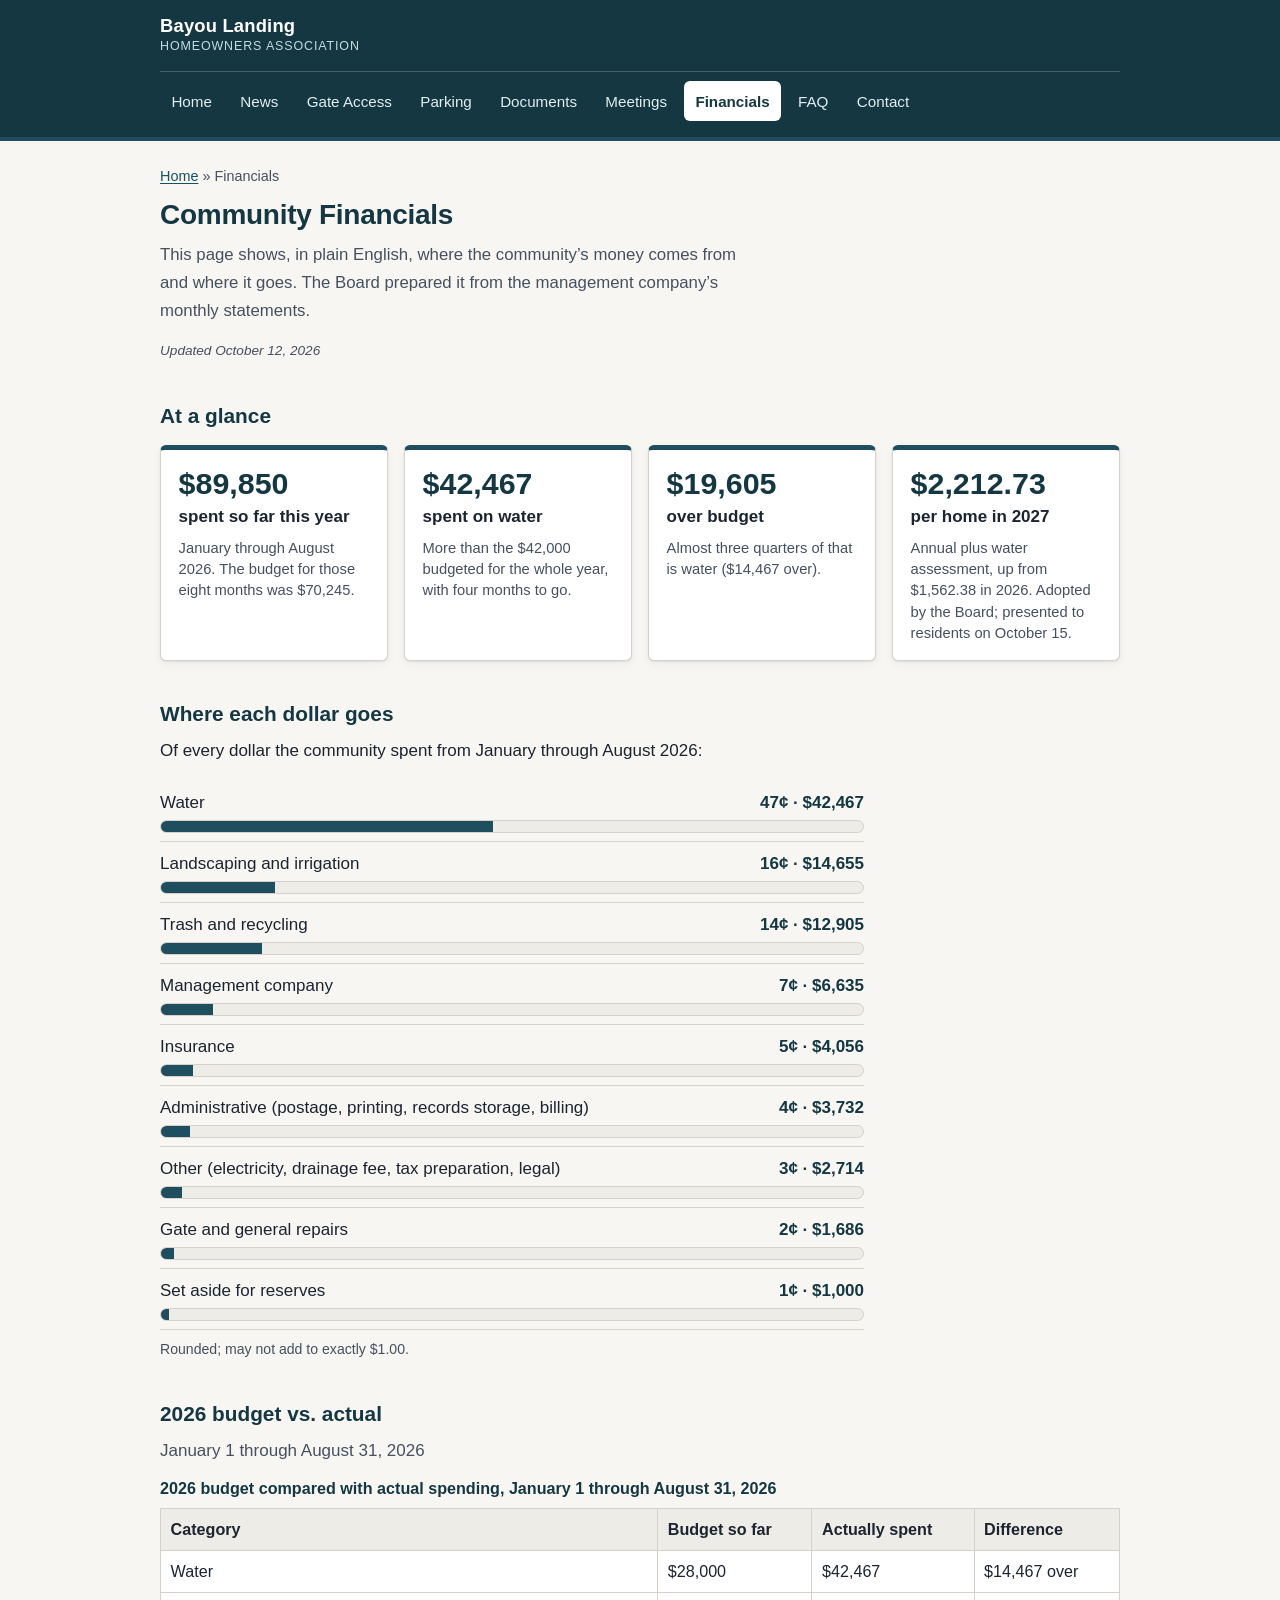
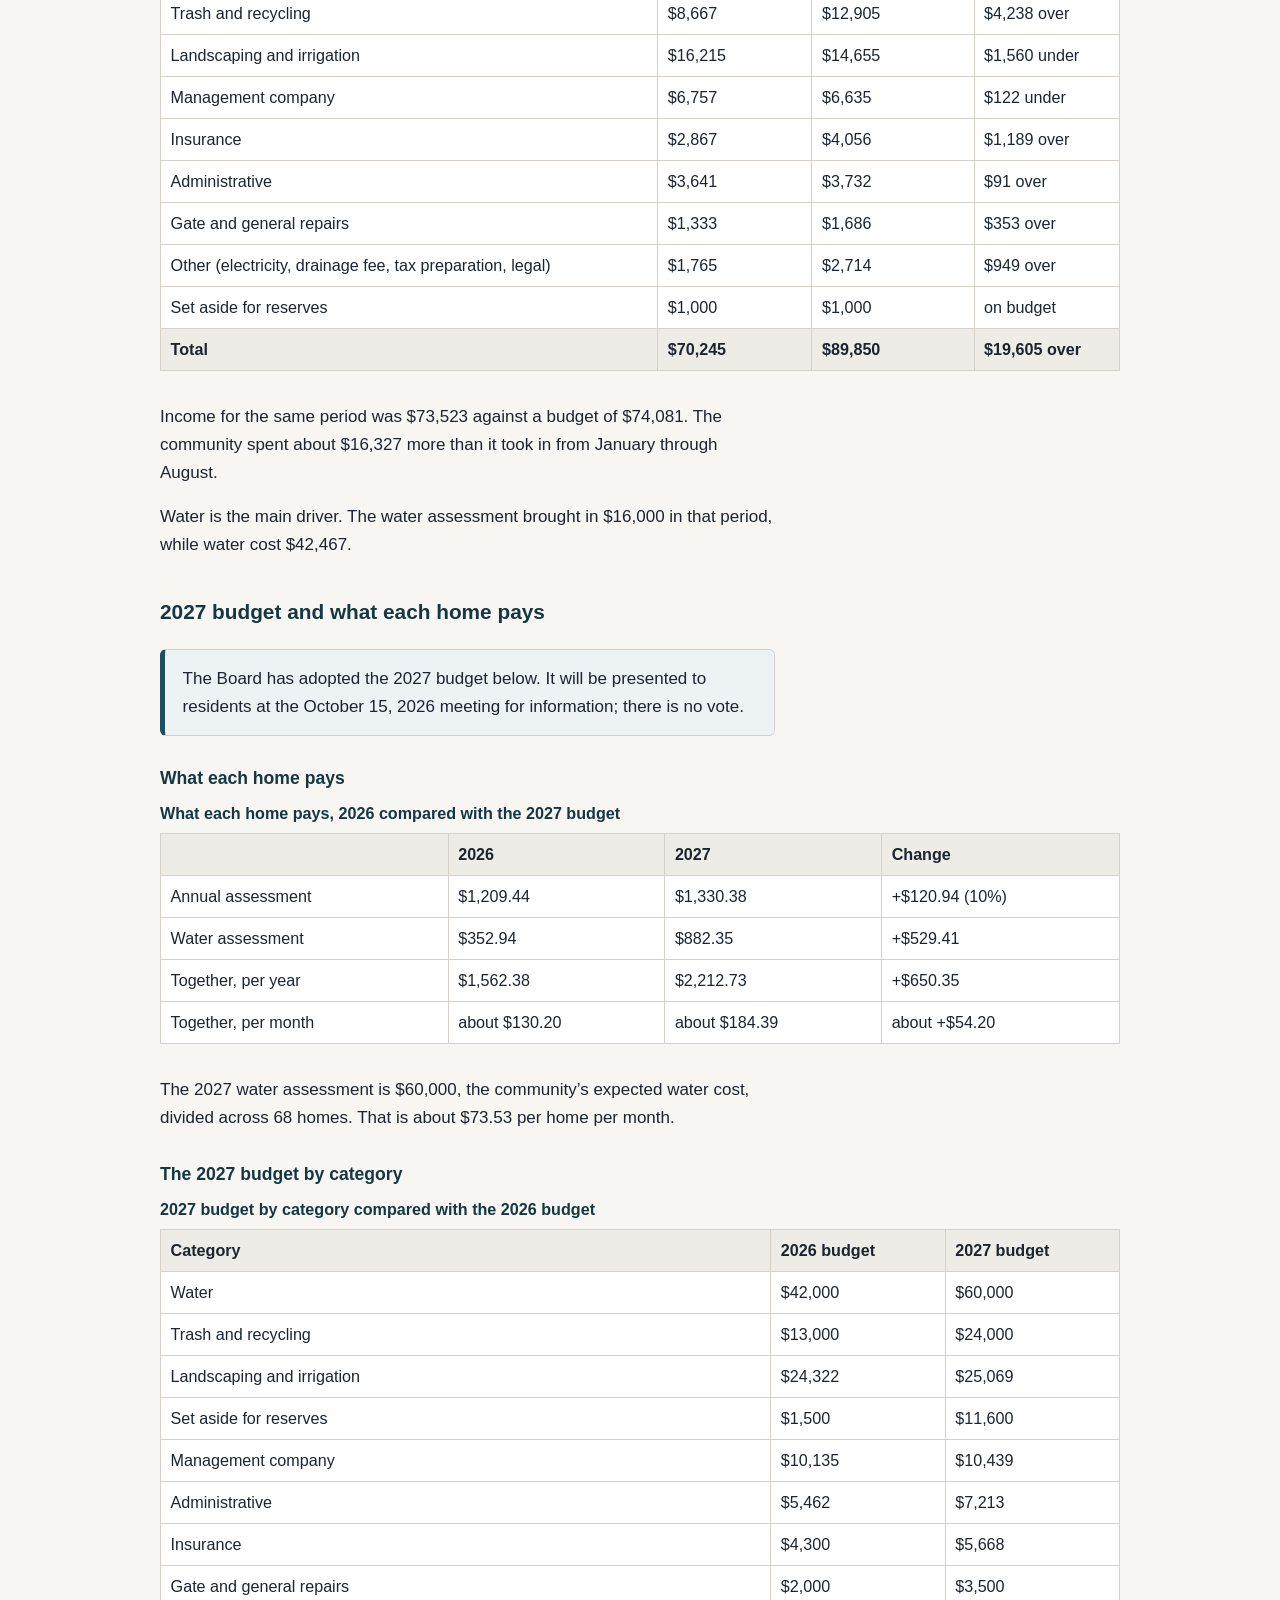
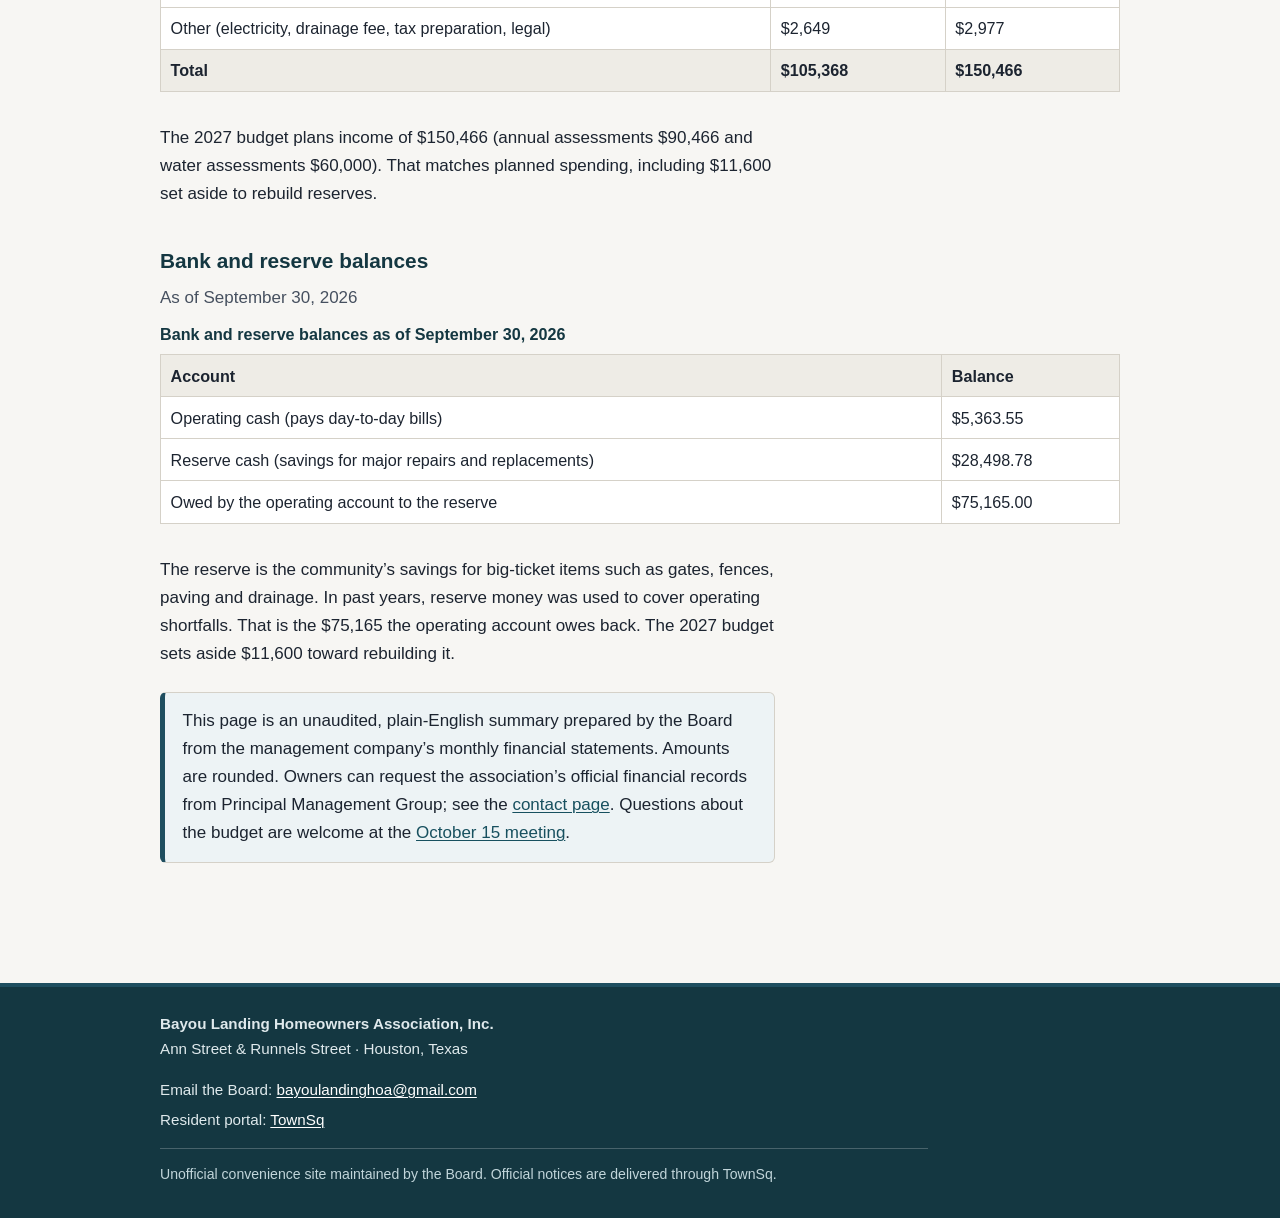
<file: site/financials.html>
<!DOCTYPE html>
<html lang="en">
<head>
<meta charset="UTF-8">
<meta name="viewport" content="width=device-width, initial-scale=1">
<title>Financials | Bayou Landing HOA</title>
<meta name="description" content="A plain-English summary of where Bayou Landing's money comes from and where it goes: 2026 spending against budget, the 2027 budget, and reserve balances.">
<link rel="stylesheet" href="assets/style.css">
<link rel="icon" href="/favicon.svg" type="image/svg+xml">
</head>
<body>

<a class="skip-link" href="#main">Skip to content</a>

<header class="site-header">
  <div class="site-header-inner">
    <a class="site-title" href="index.html">Bayou Landing <span>Homeowners Association</span></a>
    <nav class="site-nav" aria-label="Primary">
      <ul>
        <li><a href="index.html">Home</a></li>
        <li><a href="notices.html">News</a></li>
        <li><a href="gate-access.html">Gate Access</a></li>
        <li><a href="parking.html">Parking</a></li>
        <li><a href="governing/index.html">Documents</a></li>
        <li><a href="meetings.html">Meetings</a></li>
        <li><a href="financials.html" aria-current="page">Financials</a></li>
        <li><a href="faq.html">FAQ</a></li>
        <li><a href="contact.html">Contact</a></li>
      </ul>
    </nav>
  </div>
</header>

<main id="main">

  <p class="breadcrumb"><a href="index.html">Home</a> &raquo; Financials</p>

  <h1>Community Financials</h1>

  <p class="page-intro">This page shows, in plain English, where the community&rsquo;s money comes from and where it goes. The Board prepared it from the management company&rsquo;s monthly statements.</p>

  <p class="updated">Updated October 12, 2026</p>

  <section class="section">
    <h2>At a glance</h2>
    <ul class="stat-grid">
      <li class="stat">
        <span class="stat-number">$89,850</span>
        <span class="stat-label">spent so far this year</span>
        <span class="stat-note">January through August 2026. The budget for those eight months was $70,245.</span>
      </li>
      <li class="stat">
        <span class="stat-number">$42,467</span>
        <span class="stat-label">spent on water</span>
        <span class="stat-note">More than the $42,000 budgeted for the whole year, with four months to go.</span>
      </li>
      <li class="stat">
        <span class="stat-number">$19,605</span>
        <span class="stat-label">over budget</span>
        <span class="stat-note">Almost three quarters of that is water ($14,467 over).</span>
      </li>
      <li class="stat">
        <span class="stat-number">$2,212.73</span>
        <span class="stat-label">per home in 2027</span>
        <span class="stat-note">Annual plus water assessment, up from $1,562.38 in 2026. Adopted by the Board; presented to residents on October 15.</span>
      </li>
    </ul>
  </section>

  <section class="section">
    <h2>Where each dollar goes</h2>
    <p>Of every dollar the community spent from January through August 2026:</p>
    <ul class="bar-list">
      <li class="bar-row">
        <span class="bar-label">Water</span>
        <span class="bar-track" aria-hidden="true"><span class="bar-fill" style="width: 47.3%"></span></span>
        <span class="bar-value">47&cent; &middot; $42,467</span>
      </li>
      <li class="bar-row">
        <span class="bar-label">Landscaping and irrigation</span>
        <span class="bar-track" aria-hidden="true"><span class="bar-fill" style="width: 16.3%"></span></span>
        <span class="bar-value">16&cent; &middot; $14,655</span>
      </li>
      <li class="bar-row">
        <span class="bar-label">Trash and recycling</span>
        <span class="bar-track" aria-hidden="true"><span class="bar-fill" style="width: 14.4%"></span></span>
        <span class="bar-value">14&cent; &middot; $12,905</span>
      </li>
      <li class="bar-row">
        <span class="bar-label">Management company</span>
        <span class="bar-track" aria-hidden="true"><span class="bar-fill" style="width: 7.4%"></span></span>
        <span class="bar-value">7&cent; &middot; $6,635</span>
      </li>
      <li class="bar-row">
        <span class="bar-label">Insurance</span>
        <span class="bar-track" aria-hidden="true"><span class="bar-fill" style="width: 4.5%"></span></span>
        <span class="bar-value">5&cent; &middot; $4,056</span>
      </li>
      <li class="bar-row">
        <span class="bar-label">Administrative (postage, printing, records storage, billing)</span>
        <span class="bar-track" aria-hidden="true"><span class="bar-fill" style="width: 4.2%"></span></span>
        <span class="bar-value">4&cent; &middot; $3,732</span>
      </li>
      <li class="bar-row">
        <span class="bar-label">Other (electricity, drainage fee, tax preparation, legal)</span>
        <span class="bar-track" aria-hidden="true"><span class="bar-fill" style="width: 3.0%"></span></span>
        <span class="bar-value">3&cent; &middot; $2,714</span>
      </li>
      <li class="bar-row">
        <span class="bar-label">Gate and general repairs</span>
        <span class="bar-track" aria-hidden="true"><span class="bar-fill" style="width: 1.9%"></span></span>
        <span class="bar-value">2&cent; &middot; $1,686</span>
      </li>
      <li class="bar-row">
        <span class="bar-label">Set aside for reserves</span>
        <span class="bar-track" aria-hidden="true"><span class="bar-fill" style="width: 1.1%"></span></span>
        <span class="bar-value">1&cent; &middot; $1,000</span>
      </li>
    </ul>
    <p class="chart-note">Rounded; may not add to exactly $1.00.</p>
  </section>

  <section class="section">
    <h2>2026 budget vs. actual</h2>
    <p class="table-sub">January 1 through August 31, 2026</p>
    <div class="table-scroll" tabindex="0" role="region" aria-label="2026 budget compared with actual spending, January 1 through August 31, 2026">
      <table class="fin-table">
        <caption>2026 budget compared with actual spending, January 1 through August 31, 2026</caption>
        <thead>
          <tr><th scope="col">Category</th><th scope="col">Budget so far</th><th scope="col">Actually spent</th><th scope="col">Difference</th></tr>
        </thead>
        <tbody>
          <tr><th scope="row">Water</th><td>$28,000</td><td>$42,467</td><td>$14,467 over</td></tr>
          <tr><th scope="row">Trash and recycling</th><td>$8,667</td><td>$12,905</td><td>$4,238 over</td></tr>
          <tr><th scope="row">Landscaping and irrigation</th><td>$16,215</td><td>$14,655</td><td>$1,560 under</td></tr>
          <tr><th scope="row">Management company</th><td>$6,757</td><td>$6,635</td><td>$122 under</td></tr>
          <tr><th scope="row">Insurance</th><td>$2,867</td><td>$4,056</td><td>$1,189 over</td></tr>
          <tr><th scope="row">Administrative</th><td>$3,641</td><td>$3,732</td><td>$91 over</td></tr>
          <tr><th scope="row">Gate and general repairs</th><td>$1,333</td><td>$1,686</td><td>$353 over</td></tr>
          <tr><th scope="row">Other (electricity, drainage fee, tax preparation, legal)</th><td>$1,765</td><td>$2,714</td><td>$949 over</td></tr>
          <tr><th scope="row">Set aside for reserves</th><td>$1,000</td><td>$1,000</td><td>on budget</td></tr>
          <tr class="total-row"><th scope="row">Total</th><td>$70,245</td><td>$89,850</td><td>$19,605 over</td></tr>
        </tbody>
      </table>
    </div>
    <p>Income for the same period was $73,523 against a budget of $74,081. The community spent about $16,327 more than it took in from January through August.</p>
    <p>Water is the main driver. The water assessment brought in $16,000 in that period, while water cost $42,467.</p>
  </section>

  <section class="section">
    <h2>2027 budget and what each home pays</h2>

    <aside class="callout">
      <p>The Board has adopted the 2027 budget below. It will be presented to residents at the October 15, 2026 meeting for information; there is no vote.</p>
    </aside>

    <h3>What each home pays</h3>
    <div class="table-scroll" tabindex="0" role="region" aria-label="What each home pays, 2026 compared with the 2027 budget">
      <table class="fin-table">
        <caption>What each home pays, 2026 compared with the 2027 budget</caption>
        <thead>
          <tr><th scope="col"><span class="visually-hidden">Item</span></th><th scope="col">2026</th><th scope="col">2027</th><th scope="col">Change</th></tr>
        </thead>
        <tbody>
          <tr><th scope="row">Annual assessment</th><td>$1,209.44</td><td>$1,330.38</td><td>+$120.94 (10%)</td></tr>
          <tr><th scope="row">Water assessment</th><td>$352.94</td><td>$882.35</td><td>+$529.41</td></tr>
          <tr><th scope="row">Together, per year</th><td>$1,562.38</td><td>$2,212.73</td><td>+$650.35</td></tr>
          <tr><th scope="row">Together, per month</th><td>about $130.20</td><td>about $184.39</td><td>about +$54.20</td></tr>
        </tbody>
      </table>
    </div>
    <p>The 2027 water assessment is $60,000, the community&rsquo;s expected water cost, divided across 68 homes. That is about $73.53 per home per month.</p>

    <h3>The 2027 budget by category</h3>
    <div class="table-scroll" tabindex="0" role="region" aria-label="2027 budget by category compared with the 2026 budget">
      <table class="fin-table">
        <caption>2027 budget by category compared with the 2026 budget</caption>
        <thead>
          <tr><th scope="col">Category</th><th scope="col">2026 budget</th><th scope="col">2027 budget</th></tr>
        </thead>
        <tbody>
          <tr><th scope="row">Water</th><td>$42,000</td><td>$60,000</td></tr>
          <tr><th scope="row">Trash and recycling</th><td>$13,000</td><td>$24,000</td></tr>
          <tr><th scope="row">Landscaping and irrigation</th><td>$24,322</td><td>$25,069</td></tr>
          <tr><th scope="row">Set aside for reserves</th><td>$1,500</td><td>$11,600</td></tr>
          <tr><th scope="row">Management company</th><td>$10,135</td><td>$10,439</td></tr>
          <tr><th scope="row">Administrative</th><td>$5,462</td><td>$7,213</td></tr>
          <tr><th scope="row">Insurance</th><td>$4,300</td><td>$5,668</td></tr>
          <tr><th scope="row">Gate and general repairs</th><td>$2,000</td><td>$3,500</td></tr>
          <tr><th scope="row">Other (electricity, drainage fee, tax preparation, legal)</th><td>$2,649</td><td>$2,977</td></tr>
          <tr class="total-row"><th scope="row">Total</th><td>$105,368</td><td>$150,466</td></tr>
        </tbody>
      </table>
    </div>
    <p>The 2027 budget plans income of $150,466 (annual assessments $90,466 and water assessments $60,000). That matches planned spending, including $11,600 set aside to rebuild reserves.</p>
  </section>

  <section class="section">
    <h2>Bank and reserve balances</h2>
    <p class="table-sub">As of September 30, 2026</p>
    <div class="table-scroll" tabindex="0" role="region" aria-label="Bank and reserve balances as of September 30, 2026">
      <table class="fin-table">
        <caption>Bank and reserve balances as of September 30, 2026</caption>
        <thead>
          <tr><th scope="col">Account</th><th scope="col">Balance</th></tr>
        </thead>
        <tbody>
          <tr><th scope="row">Operating cash (pays day-to-day bills)</th><td>$5,363.55</td></tr>
          <tr><th scope="row">Reserve cash (savings for major repairs and replacements)</th><td>$28,498.78</td></tr>
          <tr><th scope="row">Owed by the operating account to the reserve</th><td>$75,165.00</td></tr>
        </tbody>
      </table>
    </div>
    <p>The reserve is the community&rsquo;s savings for big-ticket items such as gates, fences, paving and drainage. In past years, reserve money was used to cover operating shortfalls. That is the $75,165 the operating account owes back. The 2027 budget sets aside $11,600 toward rebuilding it.</p>
  </section>

  <aside class="callout">
    <p>This page is an unaudited, plain-English summary prepared by the Board from the management company&rsquo;s monthly financial statements. Amounts are rounded. Owners can request the association&rsquo;s official financial records from Principal Management Group; see the <a href="contact.html">contact page</a>. Questions about the budget are welcome at the <a href="notices.html">October 15 meeting</a>.</p>
  </aside>

</main>

<footer class="site-footer">
  <div class="site-footer-inner">
    <p><strong>Bayou Landing Homeowners Association, Inc.</strong><br>
    Ann Street &amp; Runnels Street &middot; Houston, Texas</p>
    <ul class="site-footer-links">
      <li>Email the Board: <a href="mailto:bayoulandinghoa@gmail.com">bayoulandinghoa@gmail.com</a></li>
      <li>Resident portal: <a href="https://app.townsq.io/w/5a4e1e144054ca13879db846/homepage">TownSq</a></li>
    </ul>
    <p class="site-footer-note">Unofficial convenience site maintained by the Board. Official notices are delivered through TownSq.</p>
  </div>
</footer>

</body>
</html>
</file>
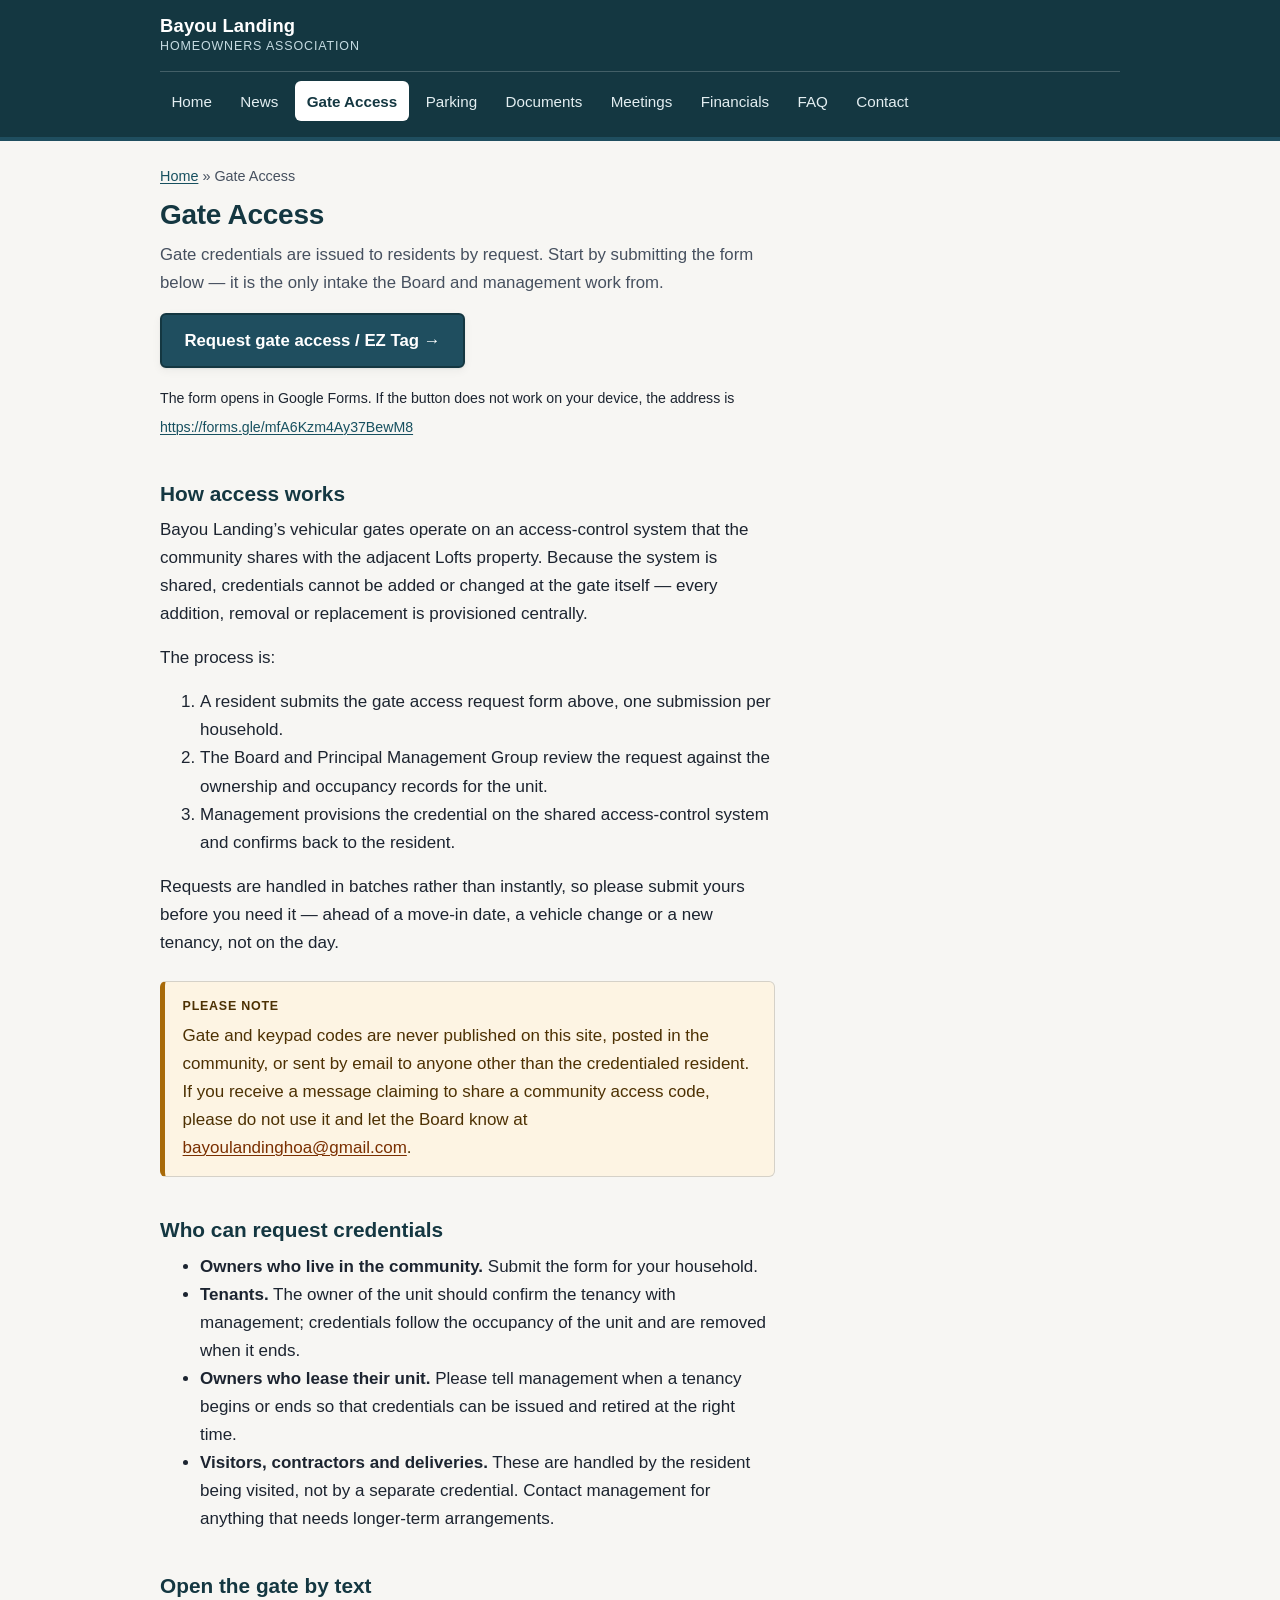
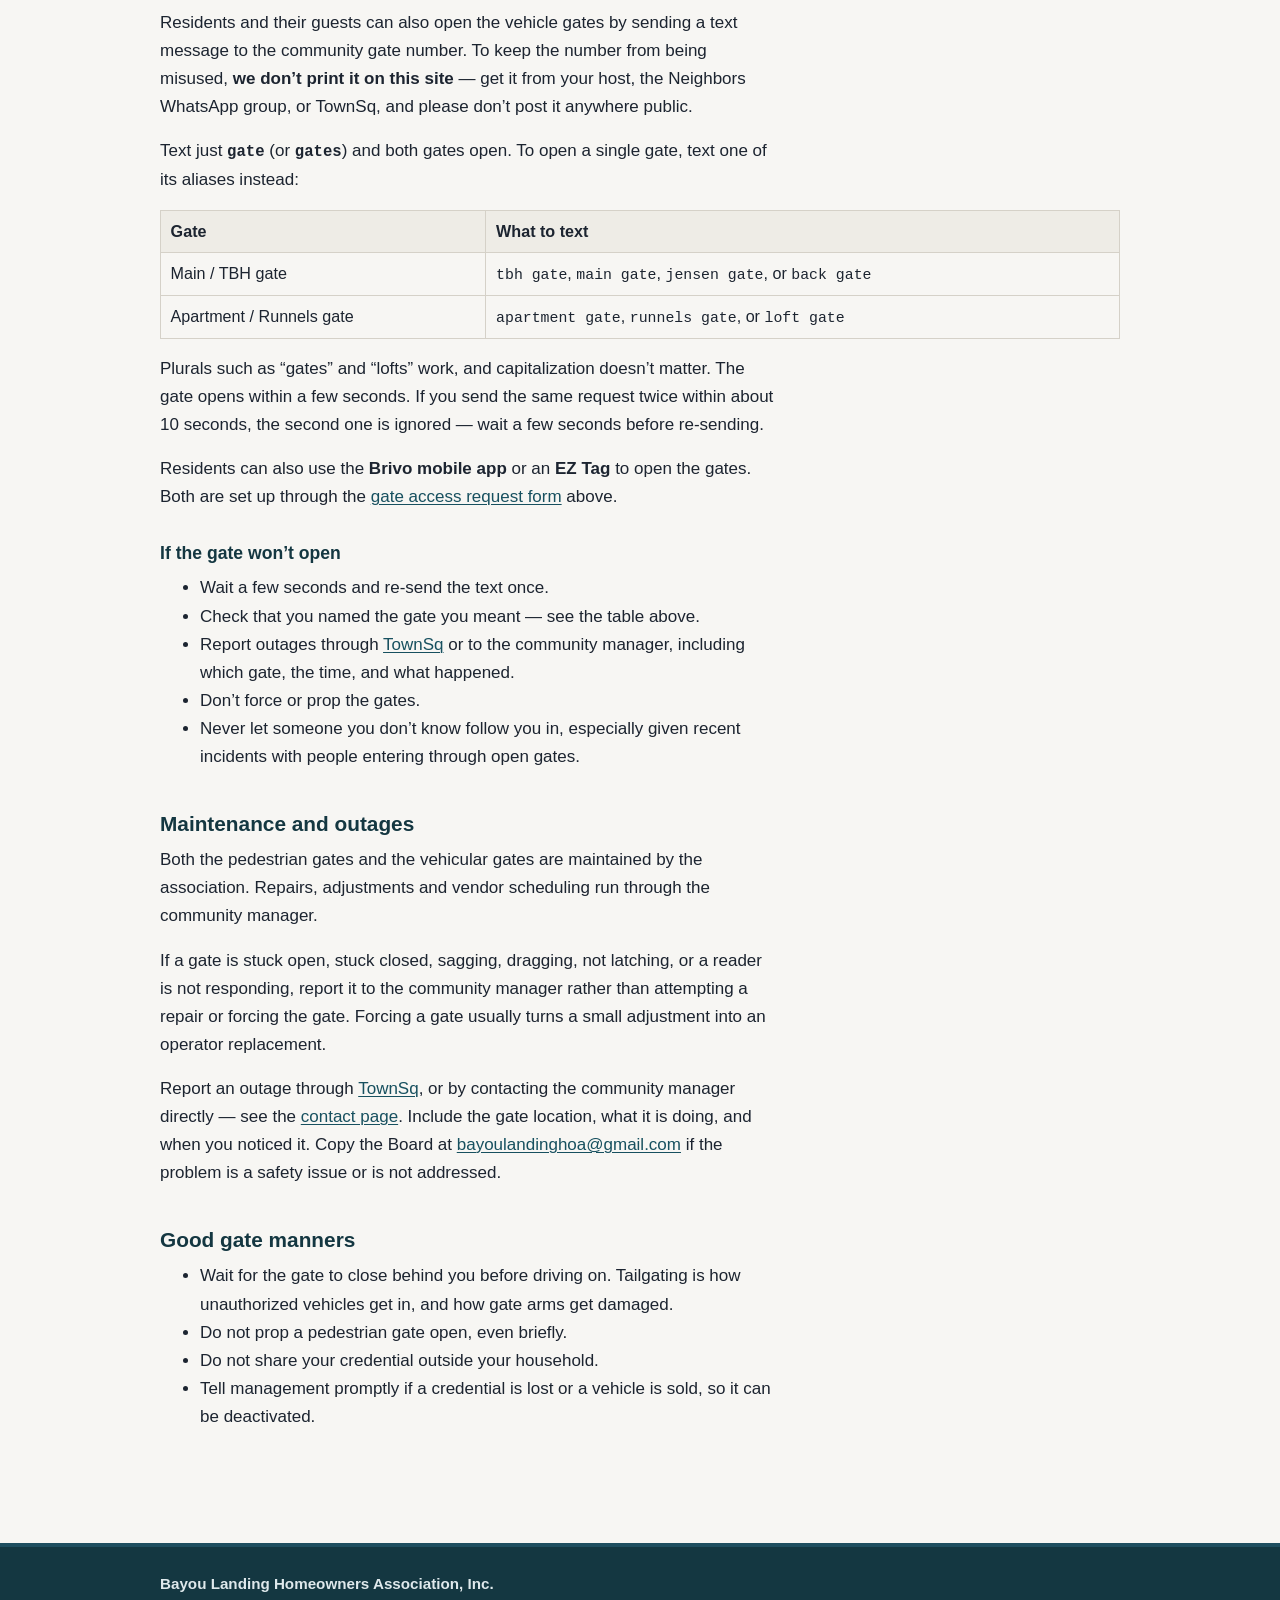
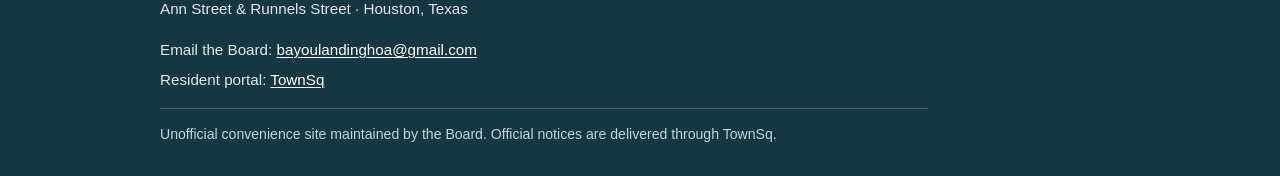
<file: site/gate-access.html>
<!DOCTYPE html>
<html lang="en">
<head>
<meta charset="UTF-8">
<meta name="viewport" content="width=device-width, initial-scale=1">
<title>Gate Access &amp; EZ Tag Requests | Bayou Landing HOA</title>
<meta name="description" content="How Bayou Landing residents request vehicle gate credentials, how the shared access-control system works, and how to report a gate outage.">
<link rel="stylesheet" href="assets/style.css">
<link rel="icon" href="/favicon.svg" type="image/svg+xml">
</head>
<body>

<a class="skip-link" href="#main">Skip to content</a>

<header class="site-header">
  <div class="site-header-inner">
    <a class="site-title" href="index.html">Bayou Landing <span>Homeowners Association</span></a>
    <nav class="site-nav" aria-label="Primary">
      <ul>
        <li><a href="index.html">Home</a></li>
        <li><a href="notices.html">News</a></li>
        <li><a href="gate-access.html" aria-current="page">Gate Access</a></li>
        <li><a href="parking.html">Parking</a></li>
        <li><a href="governing/index.html">Documents</a></li>
        <li><a href="meetings.html">Meetings</a></li>
        <li><a href="financials.html">Financials</a></li>
        <li><a href="faq.html">FAQ</a></li>
        <li><a href="contact.html">Contact</a></li>
      </ul>
    </nav>
  </div>
</header>

<main id="main">

  <p class="breadcrumb"><a href="index.html">Home</a> &raquo; Gate Access</p>

  <h1>Gate Access</h1>

  <p class="page-intro">Gate credentials are issued to residents by request. Start by submitting the form below &mdash; it is the only intake the Board and management work from.</p>

  <p><a class="btn" href="https://forms.gle/mfA6Kzm4Ay37BewM8">Request gate access / EZ Tag &rarr;</a></p>

  <p><small>The form opens in Google Forms. If the button does not work on your device, the address is
  <a href="https://forms.gle/mfA6Kzm4Ay37BewM8">https://forms.gle/mfA6Kzm4Ay37BewM8</a></small></p>

  <section class="section">
    <h2>How access works</h2>
    <p>Bayou Landing&rsquo;s vehicular gates operate on an access-control system that the community shares with the adjacent Lofts property. Because the system is shared, credentials cannot be added or changed at the gate itself &mdash; every addition, removal or replacement is provisioned centrally.</p>
    <p>The process is:</p>
    <ol>
      <li>A resident submits the gate access request form above, one submission per household.</li>
      <li>The Board and Principal Management Group review the request against the ownership and occupancy records for the unit.</li>
      <li>Management provisions the credential on the shared access-control system and confirms back to the resident.</li>
    </ol>
    <p>Requests are handled in batches rather than instantly, so please submit yours before you need it &mdash; ahead of a move-in date, a vehicle change or a new tenancy, not on the day.</p>
  </section>

  <aside class="callout callout-warning">
    <span class="callout-label">Please note</span>
    <p>Gate and keypad codes are never published on this site, posted in the community, or sent by email to anyone other than the credentialed resident. If you receive a message claiming to share a community access code, please do not use it and let the Board know at <a href="mailto:bayoulandinghoa@gmail.com">bayoulandinghoa@gmail.com</a>.</p>
  </aside>

  <section class="section">
    <h2>Who can request credentials</h2>
    <ul>
      <li><strong>Owners who live in the community.</strong> Submit the form for your household.</li>
      <li><strong>Tenants.</strong> The owner of the unit should confirm the tenancy with management; credentials follow the occupancy of the unit and are removed when it ends.</li>
      <li><strong>Owners who lease their unit.</strong> Please tell management when a tenancy begins or ends so that credentials can be issued and retired at the right time.</li>
      <li><strong>Visitors, contractors and deliveries.</strong> These are handled by the resident being visited, not by a separate credential. Contact management for anything that needs longer-term arrangements.</li>
    </ul>
  </section>

  <section class="section" id="text-to-open">
    <h2>Open the gate by text</h2>
    <p>Residents and their guests can also open the vehicle gates by sending a text message to the community gate number. To keep the number from being misused, <strong>we don&rsquo;t print it on this site</strong> &mdash; get it from your host, the Neighbors WhatsApp group, or TownSq, and please don&rsquo;t post it anywhere public.</p>
    <p>Text just <strong><code>gate</code></strong> (or <strong><code>gates</code></strong>) and both gates open. To open a single gate, text one of its aliases instead:</p>
    <table>
      <thead>
        <tr><th>Gate</th><th>What to text</th></tr>
      </thead>
      <tbody>
        <tr><td>Main / TBH gate</td><td><code>tbh gate</code>, <code>main gate</code>, <code>jensen gate</code>, or <code>back gate</code></td></tr>
        <tr><td>Apartment / Runnels gate</td><td><code>apartment gate</code>, <code>runnels gate</code>, or <code>loft gate</code></td></tr>
      </tbody>
    </table>
    <p>Plurals such as &ldquo;gates&rdquo; and &ldquo;lofts&rdquo; work, and capitalization doesn&rsquo;t matter. The gate opens within a few seconds. If you send the same request twice within about 10 seconds, the second one is ignored &mdash; wait a few seconds before re-sending.</p>
    <p>Residents can also use the <strong>Brivo mobile app</strong> or an <strong>EZ Tag</strong> to open the gates. Both are set up through the <a href="https://forms.gle/mfA6Kzm4Ay37BewM8">gate access request form</a> above.</p>

    <h3>If the gate won&rsquo;t open</h3>
    <ul>
      <li>Wait a few seconds and re-send the text once.</li>
      <li>Check that you named the gate you meant &mdash; see the table above.</li>
      <li>Report outages through <a href="https://app.townsq.io/w/5a4e1e144054ca13879db846/homepage">TownSq</a> or to the community manager, including which gate, the time, and what happened.</li>
      <li>Don&rsquo;t force or prop the gates.</li>
      <li>Never let someone you don&rsquo;t know follow you in, especially given recent incidents with people entering through open gates.</li>
    </ul>
  </section>

  <section class="section">
    <h2>Maintenance and outages</h2>
    <p>Both the pedestrian gates and the vehicular gates are maintained by the association. Repairs, adjustments and vendor scheduling run through the community manager.</p>
    <p>If a gate is stuck open, stuck closed, sagging, dragging, not latching, or a reader is not responding, report it to the community manager rather than attempting a repair or forcing the gate. Forcing a gate usually turns a small adjustment into an operator replacement.</p>
    <p>Report an outage through <a href="https://app.townsq.io/w/5a4e1e144054ca13879db846/homepage">TownSq</a>, or by contacting the community manager directly &mdash; see the <a href="contact.html">contact page</a>. Include the gate location, what it is doing, and when you noticed it. Copy the Board at <a href="mailto:bayoulandinghoa@gmail.com">bayoulandinghoa@gmail.com</a> if the problem is a safety issue or is not addressed.</p>
  </section>

  <section class="section">
    <h2>Good gate manners</h2>
    <ul>
      <li>Wait for the gate to close behind you before driving on. Tailgating is how unauthorized vehicles get in, and how gate arms get damaged.</li>
      <li>Do not prop a pedestrian gate open, even briefly.</li>
      <li>Do not share your credential outside your household.</li>
      <li>Tell management promptly if a credential is lost or a vehicle is sold, so it can be deactivated.</li>
    </ul>
  </section>

</main>

<footer class="site-footer">
  <div class="site-footer-inner">
    <p><strong>Bayou Landing Homeowners Association, Inc.</strong><br>
    Ann Street &amp; Runnels Street &middot; Houston, Texas</p>
    <ul class="site-footer-links">
      <li>Email the Board: <a href="mailto:bayoulandinghoa@gmail.com">bayoulandinghoa@gmail.com</a></li>
      <li>Resident portal: <a href="https://app.townsq.io/w/5a4e1e144054ca13879db846/homepage">TownSq</a></li>
    </ul>
    <p class="site-footer-note">Unofficial convenience site maintained by the Board. Official notices are delivered through TownSq.</p>
  </div>
</footer>

</body>
</html>
</file>
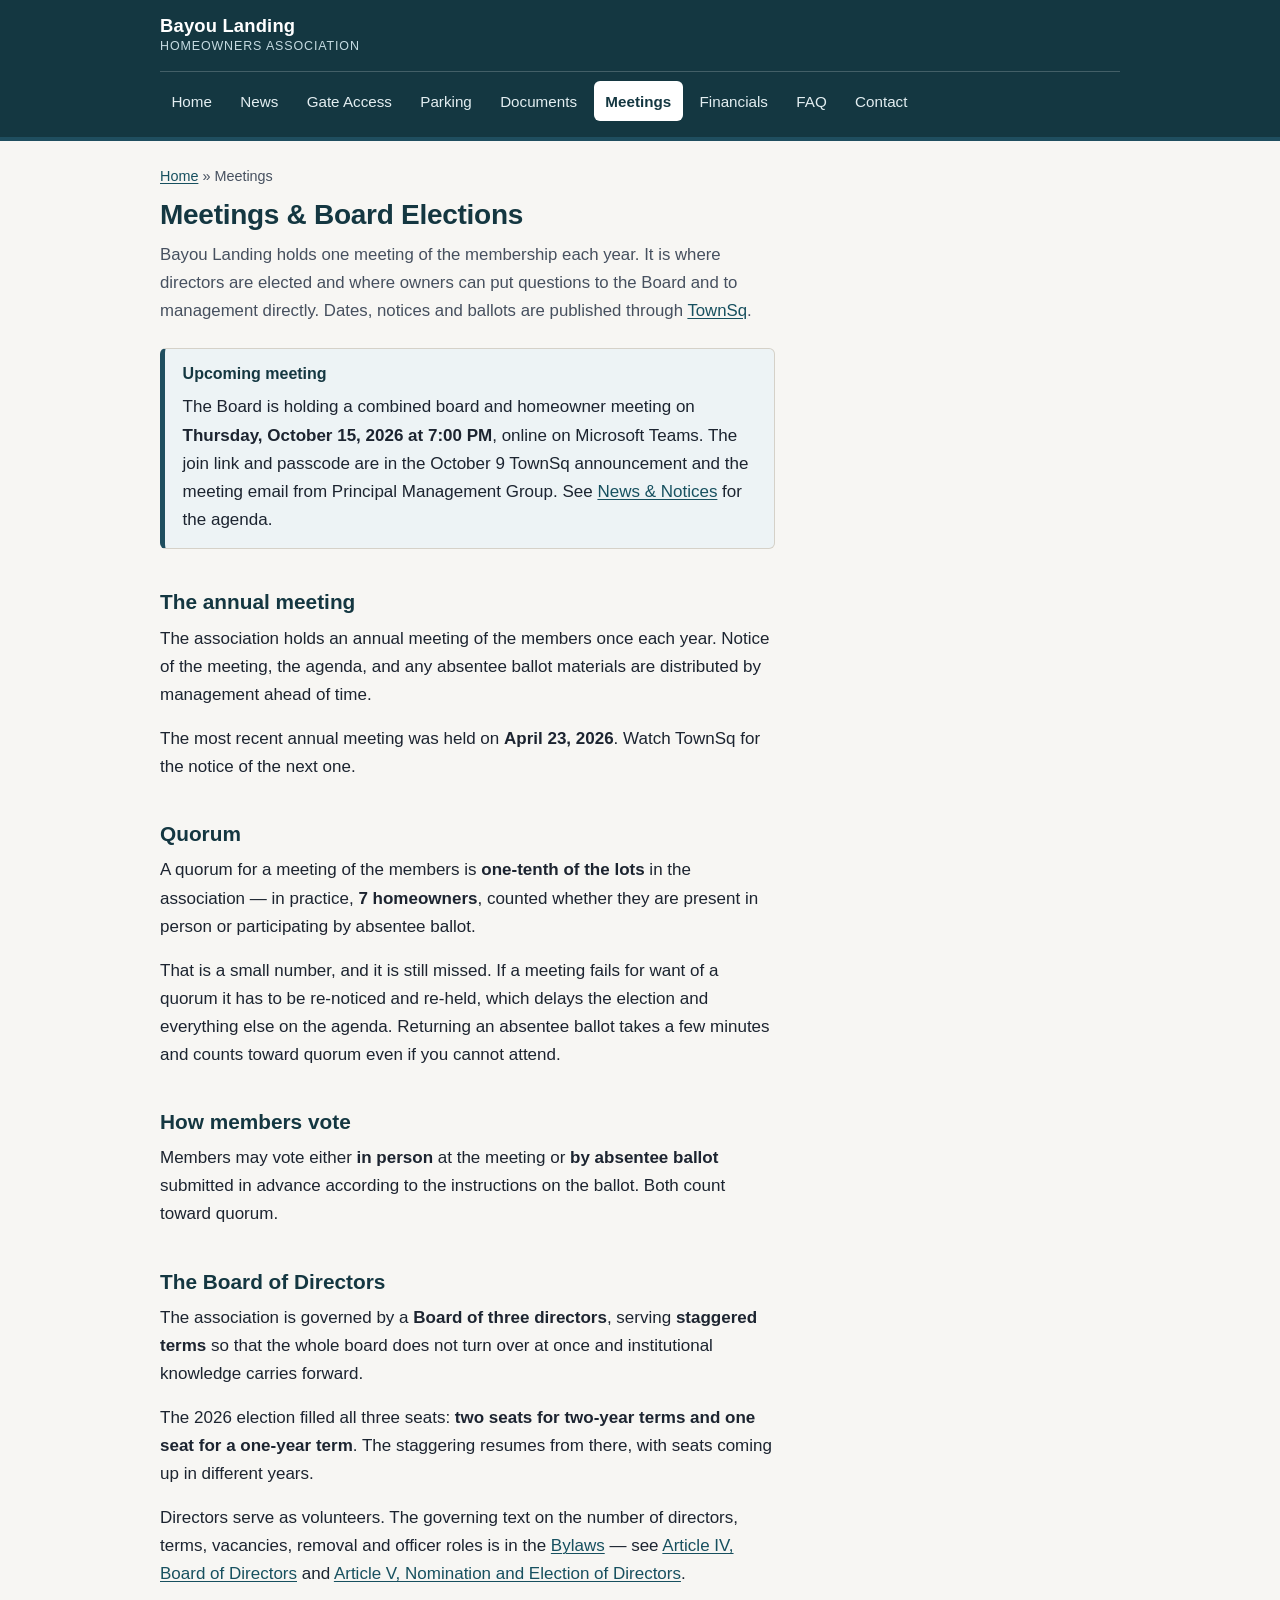
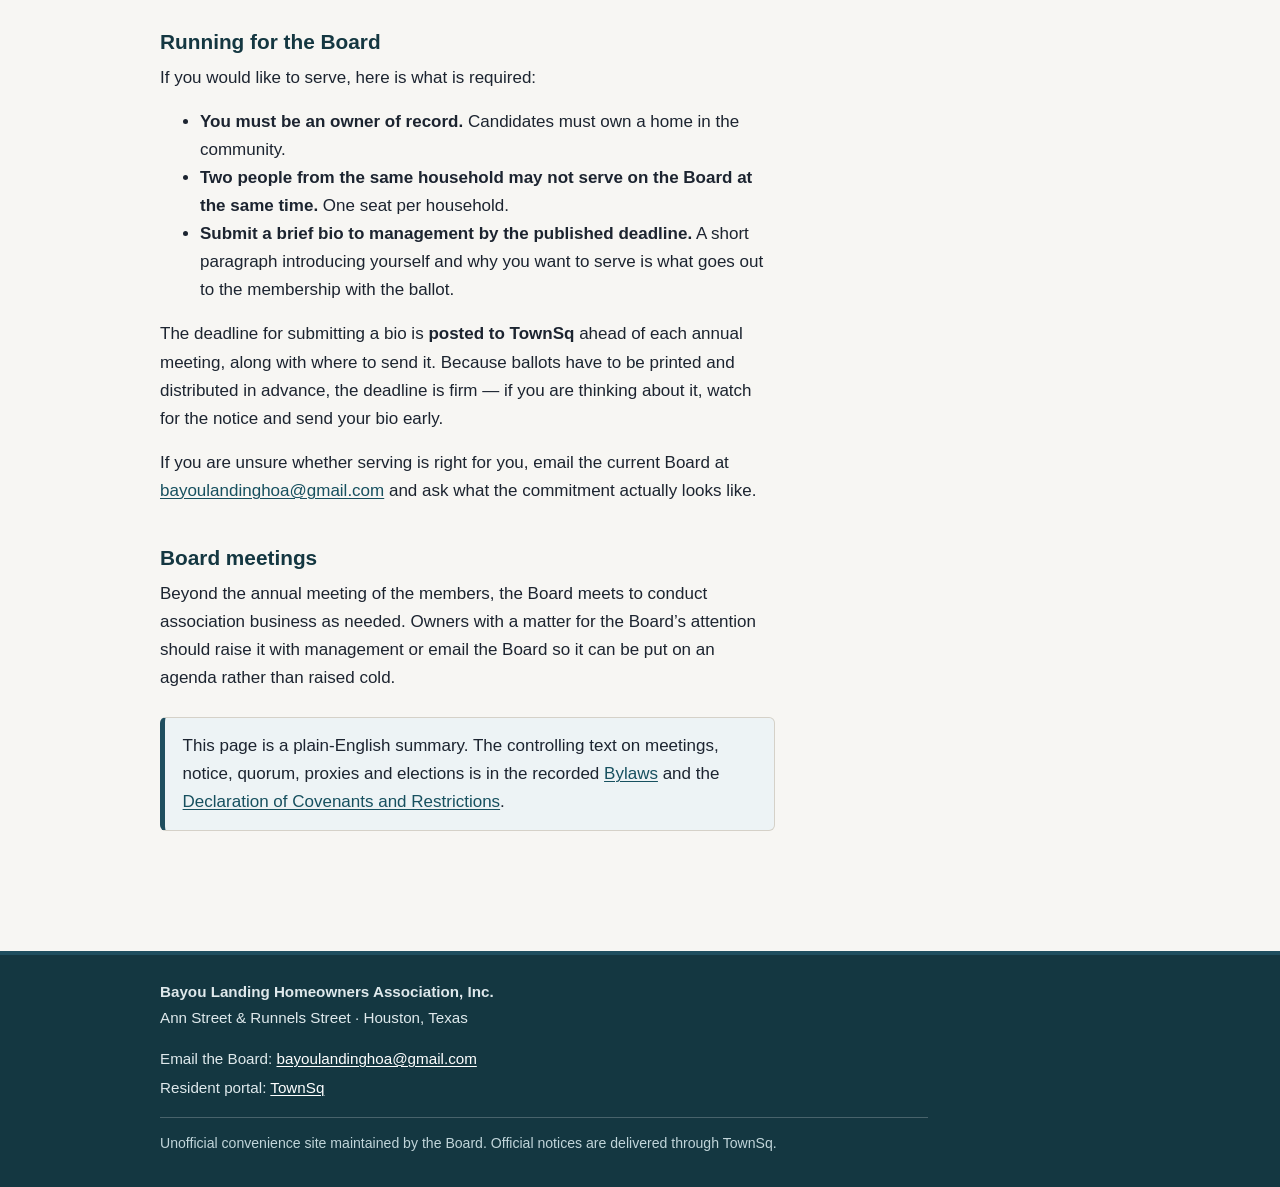
<file: site/meetings.html>
<!DOCTYPE html>
<html lang="en">
<head>
<meta charset="UTF-8">
<meta name="viewport" content="width=device-width, initial-scale=1">
<title>Annual Meeting &amp; Board Elections | Bayou Landing HOA</title>
<meta name="description" content="How the Bayou Landing annual meeting works: quorum, absentee ballots, the three-director board with staggered terms, and how to put your name forward for election.">
<link rel="stylesheet" href="assets/style.css">
<link rel="icon" href="/favicon.svg" type="image/svg+xml">
</head>
<body>

<a class="skip-link" href="#main">Skip to content</a>

<header class="site-header">
  <div class="site-header-inner">
    <a class="site-title" href="index.html">Bayou Landing <span>Homeowners Association</span></a>
    <nav class="site-nav" aria-label="Primary">
      <ul>
        <li><a href="index.html">Home</a></li>
        <li><a href="notices.html">News</a></li>
        <li><a href="gate-access.html">Gate Access</a></li>
        <li><a href="parking.html">Parking</a></li>
        <li><a href="governing/index.html">Documents</a></li>
        <li><a href="meetings.html" aria-current="page">Meetings</a></li>
        <li><a href="financials.html">Financials</a></li>
        <li><a href="faq.html">FAQ</a></li>
        <li><a href="contact.html">Contact</a></li>
      </ul>
    </nav>
  </div>
</header>

<main id="main">

  <p class="breadcrumb"><a href="index.html">Home</a> &raquo; Meetings</p>

  <h1>Meetings &amp; Board Elections</h1>

  <p class="page-intro">Bayou Landing holds one meeting of the membership each year. It is where directors are elected and where owners can put questions to the Board and to management directly. Dates, notices and ballots are published through <a href="https://app.townsq.io/w/5a4e1e144054ca13879db846/homepage">TownSq</a>.</p>

  <aside class="callout">
    <h2>Upcoming meeting</h2>
    <p>The Board is holding a combined board and homeowner meeting on <strong>Thursday, October 15, 2026 at 7:00 PM</strong>, online on Microsoft Teams. The join link and passcode are in the October 9 TownSq announcement and the meeting email from Principal Management Group. See <a href="notices.html">News &amp; Notices</a> for the agenda.</p>
  </aside>

  <section class="section">
    <h2>The annual meeting</h2>
    <p>The association holds an annual meeting of the members once each year. Notice of the meeting, the agenda, and any absentee ballot materials are distributed by management ahead of time.</p>
    <p>The most recent annual meeting was held on <strong>April 23, 2026</strong>. Watch TownSq for the notice of the next one.</p>
  </section>

  <section class="section">
    <h2>Quorum</h2>
    <p>A quorum for a meeting of the members is <strong>one-tenth of the lots</strong> in the association &mdash; in practice, <strong>7 homeowners</strong>, counted whether they are present in person or participating by absentee ballot.</p>
    <p>That is a small number, and it is still missed. If a meeting fails for want of a quorum it has to be re-noticed and re-held, which delays the election and everything else on the agenda. Returning an absentee ballot takes a few minutes and counts toward quorum even if you cannot attend.</p>
  </section>

  <section class="section">
    <h2>How members vote</h2>
    <p>Members may vote either <strong>in person</strong> at the meeting or <strong>by absentee ballot</strong> submitted in advance according to the instructions on the ballot. Both count toward quorum.</p>
  </section>

  <section class="section">
    <h2>The Board of Directors</h2>
    <p>The association is governed by a <strong>Board of three directors</strong>, serving <strong>staggered terms</strong> so that the whole board does not turn over at once and institutional knowledge carries forward.</p>
    <p>The 2026 election filled all three seats: <strong>two seats for two-year terms and one seat for a one-year term</strong>. The staggering resumes from there, with seats coming up in different years.</p>
    <p>Directors serve as volunteers. The governing text on the number of directors, terms, vacancies, removal and officer roles is in the <a href="governing/bylaws.html">Bylaws</a> &mdash; see <a href="governing/bylaws.html#article-iv">Article IV, Board of Directors</a> and <a href="governing/bylaws.html#article-v">Article V, Nomination and Election of Directors</a>.</p>
  </section>

  <section class="section" id="run-for-the-board">
    <h2>Running for the Board</h2>
    <p>If you would like to serve, here is what is required:</p>
    <ul>
      <li><strong>You must be an owner of record.</strong> Candidates must own a home in the community.</li>
      <li><strong>Two people from the same household may not serve on the Board at the same time.</strong> One seat per household.</li>
      <li><strong>Submit a brief bio to management by the published deadline.</strong> A short paragraph introducing yourself and why you want to serve is what goes out to the membership with the ballot.</li>
    </ul>
    <p>The deadline for submitting a bio is <strong>posted to TownSq</strong> ahead of each annual meeting, along with where to send it. Because ballots have to be printed and distributed in advance, the deadline is firm &mdash; if you are thinking about it, watch for the notice and send your bio early.</p>
    <p>If you are unsure whether serving is right for you, email the current Board at <a href="mailto:bayoulandinghoa@gmail.com">bayoulandinghoa@gmail.com</a> and ask what the commitment actually looks like.</p>
  </section>

  <section class="section">
    <h2>Board meetings</h2>
    <p>Beyond the annual meeting of the members, the Board meets to conduct association business as needed. Owners with a matter for the Board&rsquo;s attention should raise it with management or email the Board so it can be put on an agenda rather than raised cold.</p>
  </section>

  <aside class="callout">
    <p>This page is a plain-English summary. The controlling text on meetings, notice, quorum, proxies and elections is in the recorded <a href="governing/bylaws.html">Bylaws</a> and the <a href="governing/ccrs.html">Declaration of Covenants and Restrictions</a>.</p>
  </aside>

</main>

<footer class="site-footer">
  <div class="site-footer-inner">
    <p><strong>Bayou Landing Homeowners Association, Inc.</strong><br>
    Ann Street &amp; Runnels Street &middot; Houston, Texas</p>
    <ul class="site-footer-links">
      <li>Email the Board: <a href="mailto:bayoulandinghoa@gmail.com">bayoulandinghoa@gmail.com</a></li>
      <li>Resident portal: <a href="https://app.townsq.io/w/5a4e1e144054ca13879db846/homepage">TownSq</a></li>
    </ul>
    <p class="site-footer-note">Unofficial convenience site maintained by the Board. Official notices are delivered through TownSq.</p>
  </div>
</footer>

</body>
</html>
</file>
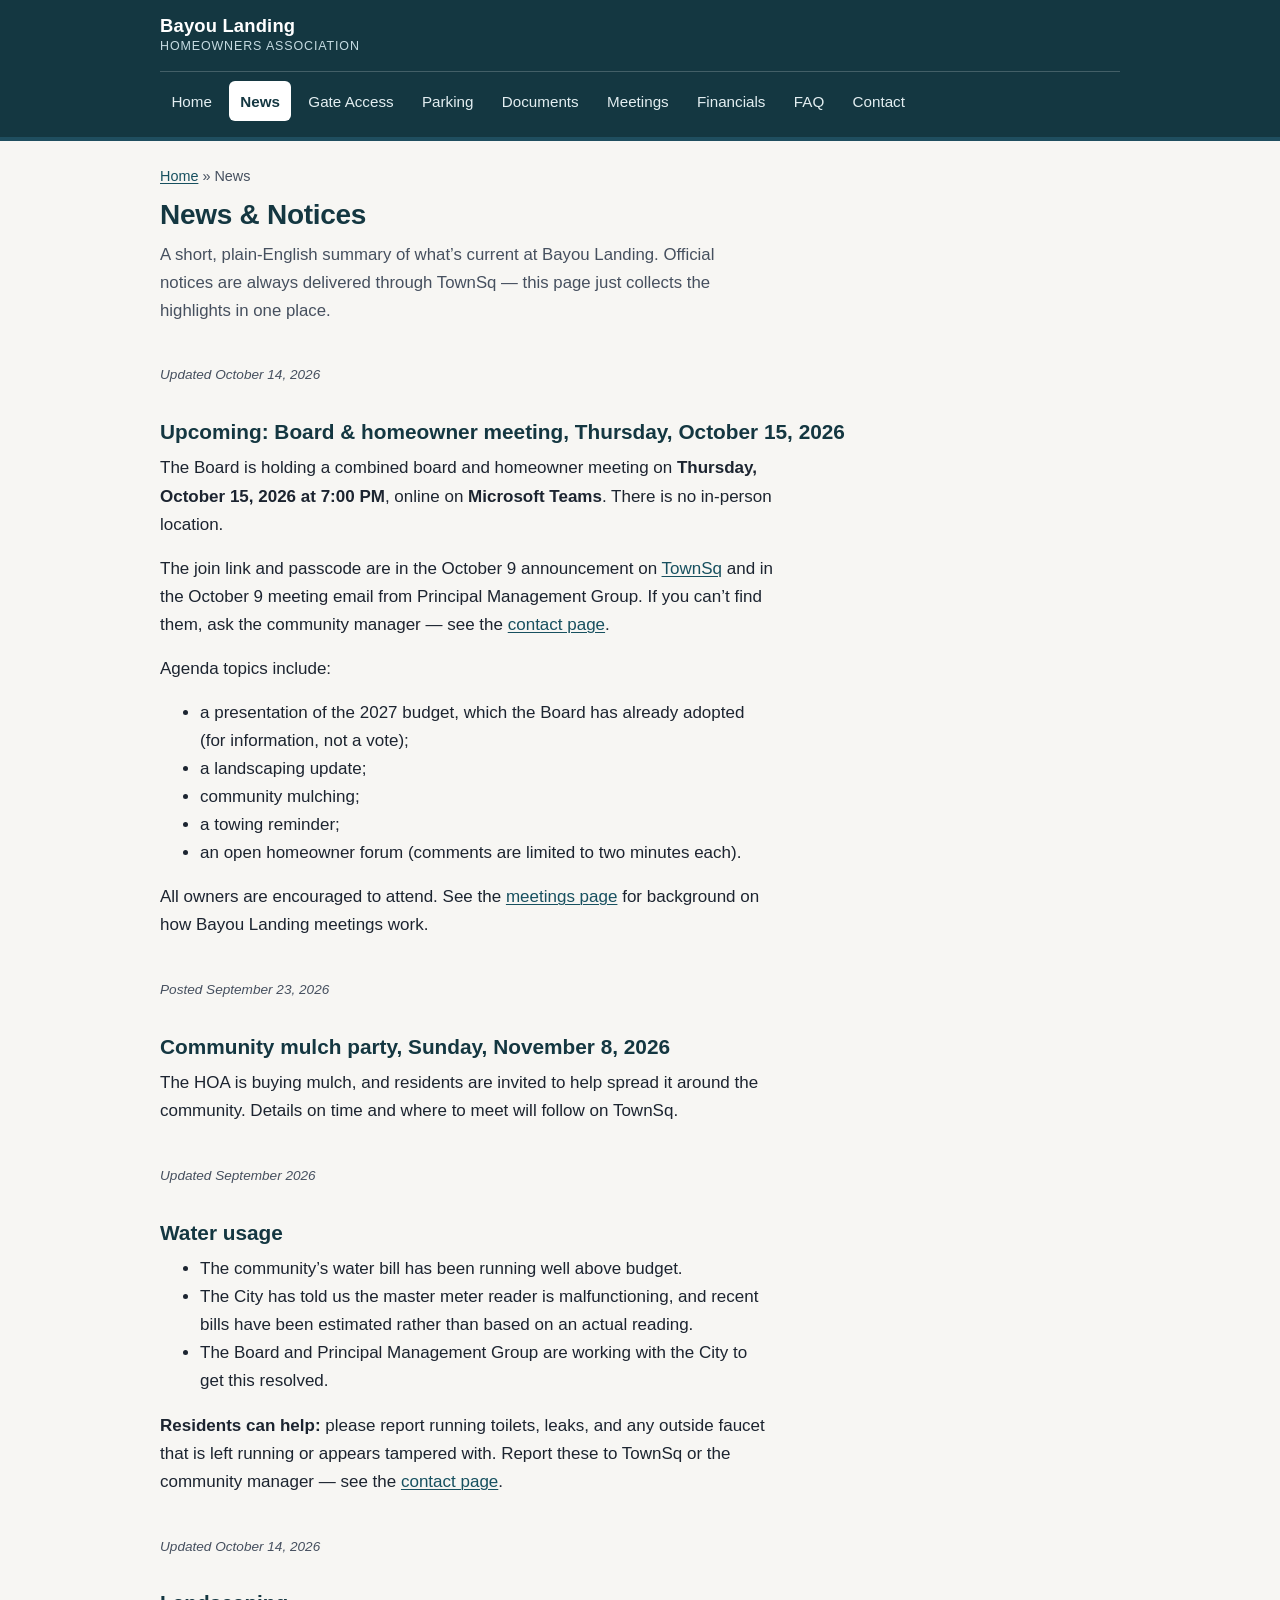
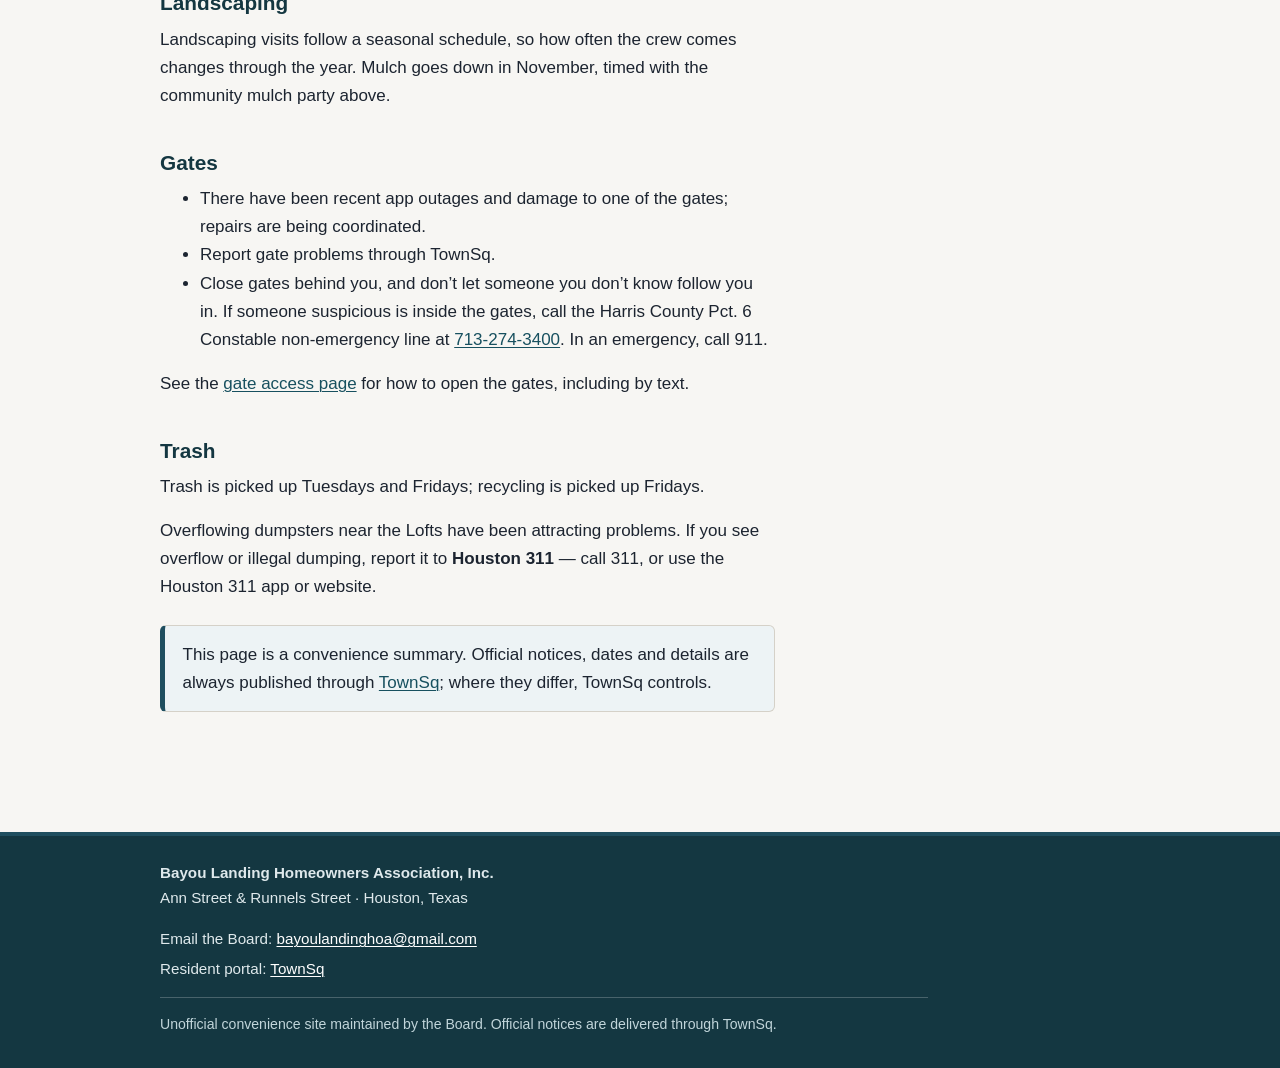
<file: site/notices.html>
<!DOCTYPE html>
<html lang="en">
<head>
<meta charset="UTF-8">
<meta name="viewport" content="width=device-width, initial-scale=1">
<title>News &amp; Notices | Bayou Landing HOA</title>
<meta name="description" content="Bayou Landing HOA news and notices: the October 15, 2026 board and homeowner meeting, the community mulch party, water usage, landscaping, gate repairs and trash overflow.">
<link rel="stylesheet" href="assets/style.css">
<link rel="icon" href="/favicon.svg" type="image/svg+xml">
</head>
<body>

<a class="skip-link" href="#main">Skip to content</a>

<header class="site-header">
  <div class="site-header-inner">
    <a class="site-title" href="index.html">Bayou Landing <span>Homeowners Association</span></a>
    <nav class="site-nav" aria-label="Primary">
      <ul>
        <li><a href="index.html">Home</a></li>
        <li><a href="notices.html" aria-current="page">News</a></li>
        <li><a href="gate-access.html">Gate Access</a></li>
        <li><a href="parking.html">Parking</a></li>
        <li><a href="governing/index.html">Documents</a></li>
        <li><a href="meetings.html">Meetings</a></li>
        <li><a href="financials.html">Financials</a></li>
        <li><a href="faq.html">FAQ</a></li>
        <li><a href="contact.html">Contact</a></li>
      </ul>
    </nav>
  </div>
</header>

<main id="main">

  <p class="breadcrumb"><a href="index.html">Home</a> &raquo; News</p>

  <h1>News &amp; Notices</h1>

  <p class="page-intro">A short, plain-English summary of what&rsquo;s current at Bayou Landing. Official notices are always delivered through TownSq &mdash; this page just collects the highlights in one place.</p>

  <section class="section">
    <p class="updated">Updated October 14, 2026</p>
    <h2>Upcoming: Board &amp; homeowner meeting, Thursday, October 15, 2026</h2>
    <p>The Board is holding a combined board and homeowner meeting on <strong>Thursday, October 15, 2026 at 7:00 PM</strong>, online on <strong>Microsoft Teams</strong>. There is no in-person location.</p>
    <p>The join link and passcode are in the October 9 announcement on <a href="https://app.townsq.io/w/5a4e1e144054ca13879db846/homepage">TownSq</a> and in the October 9 meeting email from Principal Management Group. If you can&rsquo;t find them, ask the community manager &mdash; see the <a href="contact.html">contact page</a>.</p>
    <p>Agenda topics include:</p>
    <ul>
      <li>a presentation of the 2027 budget, which the Board has already adopted (for information, not a vote);</li>
      <li>a landscaping update;</li>
      <li>community mulching;</li>
      <li>a towing reminder;</li>
      <li>an open homeowner forum (comments are limited to two minutes each).</li>
    </ul>
    <p>All owners are encouraged to attend. See the <a href="meetings.html">meetings page</a> for background on how Bayou Landing meetings work.</p>
  </section>

  <section class="section">
    <p class="updated">Posted September 23, 2026</p>
    <h2>Community mulch party, Sunday, November 8, 2026</h2>
    <p>The HOA is buying mulch, and residents are invited to help spread it around the community. Details on time and where to meet will follow on TownSq.</p>
  </section>

  <section class="section">
    <p class="updated">Updated September 2026</p>
    <h2>Water usage</h2>
    <ul>
      <li>The community&rsquo;s water bill has been running well above budget.</li>
      <li>The City has told us the master meter reader is malfunctioning, and recent bills have been estimated rather than based on an actual reading.</li>
      <li>The Board and Principal Management Group are working with the City to get this resolved.</li>
    </ul>
    <p><strong>Residents can help:</strong> please report running toilets, leaks, and any outside faucet that is left running or appears tampered with. Report these to TownSq or the community manager &mdash; see the <a href="contact.html">contact page</a>.</p>
  </section>

  <section class="section">
    <p class="updated">Updated October 14, 2026</p>
    <h2>Landscaping</h2>
    <p>Landscaping visits follow a seasonal schedule, so how often the crew comes changes through the year. Mulch goes down in November, timed with the community mulch party above.</p>
  </section>

  <section class="section">
    <h2>Gates</h2>
    <ul>
      <li>There have been recent app outages and damage to one of the gates; repairs are being coordinated.</li>
      <li>Report gate problems through TownSq.</li>
      <li>Close gates behind you, and don&rsquo;t let someone you don&rsquo;t know follow you in. If someone suspicious is inside the gates, call the Harris County Pct. 6 Constable non-emergency line at <a href="tel:+17132743400">713-274-3400</a>. In an emergency, call 911.</li>
    </ul>
    <p>See the <a href="gate-access.html">gate access page</a> for how to open the gates, including by text.</p>
  </section>

  <section class="section">
    <h2>Trash</h2>
    <p>Trash is picked up Tuesdays and Fridays; recycling is picked up Fridays.</p>
    <p>Overflowing dumpsters near the Lofts have been attracting problems. If you see overflow or illegal dumping, report it to <strong>Houston 311</strong> &mdash; call 311, or use the Houston 311 app or website.</p>
  </section>

  <aside class="callout">
    <p>This page is a convenience summary. Official notices, dates and details are always published through <a href="https://app.townsq.io/w/5a4e1e144054ca13879db846/homepage">TownSq</a>; where they differ, TownSq controls.</p>
  </aside>

</main>

<footer class="site-footer">
  <div class="site-footer-inner">
    <p><strong>Bayou Landing Homeowners Association, Inc.</strong><br>
    Ann Street &amp; Runnels Street &middot; Houston, Texas</p>
    <ul class="site-footer-links">
      <li>Email the Board: <a href="mailto:bayoulandinghoa@gmail.com">bayoulandinghoa@gmail.com</a></li>
      <li>Resident portal: <a href="https://app.townsq.io/w/5a4e1e144054ca13879db846/homepage">TownSq</a></li>
    </ul>
    <p class="site-footer-note">Unofficial convenience site maintained by the Board. Official notices are delivered through TownSq.</p>
  </div>
</footer>

</body>
</html>
</file>
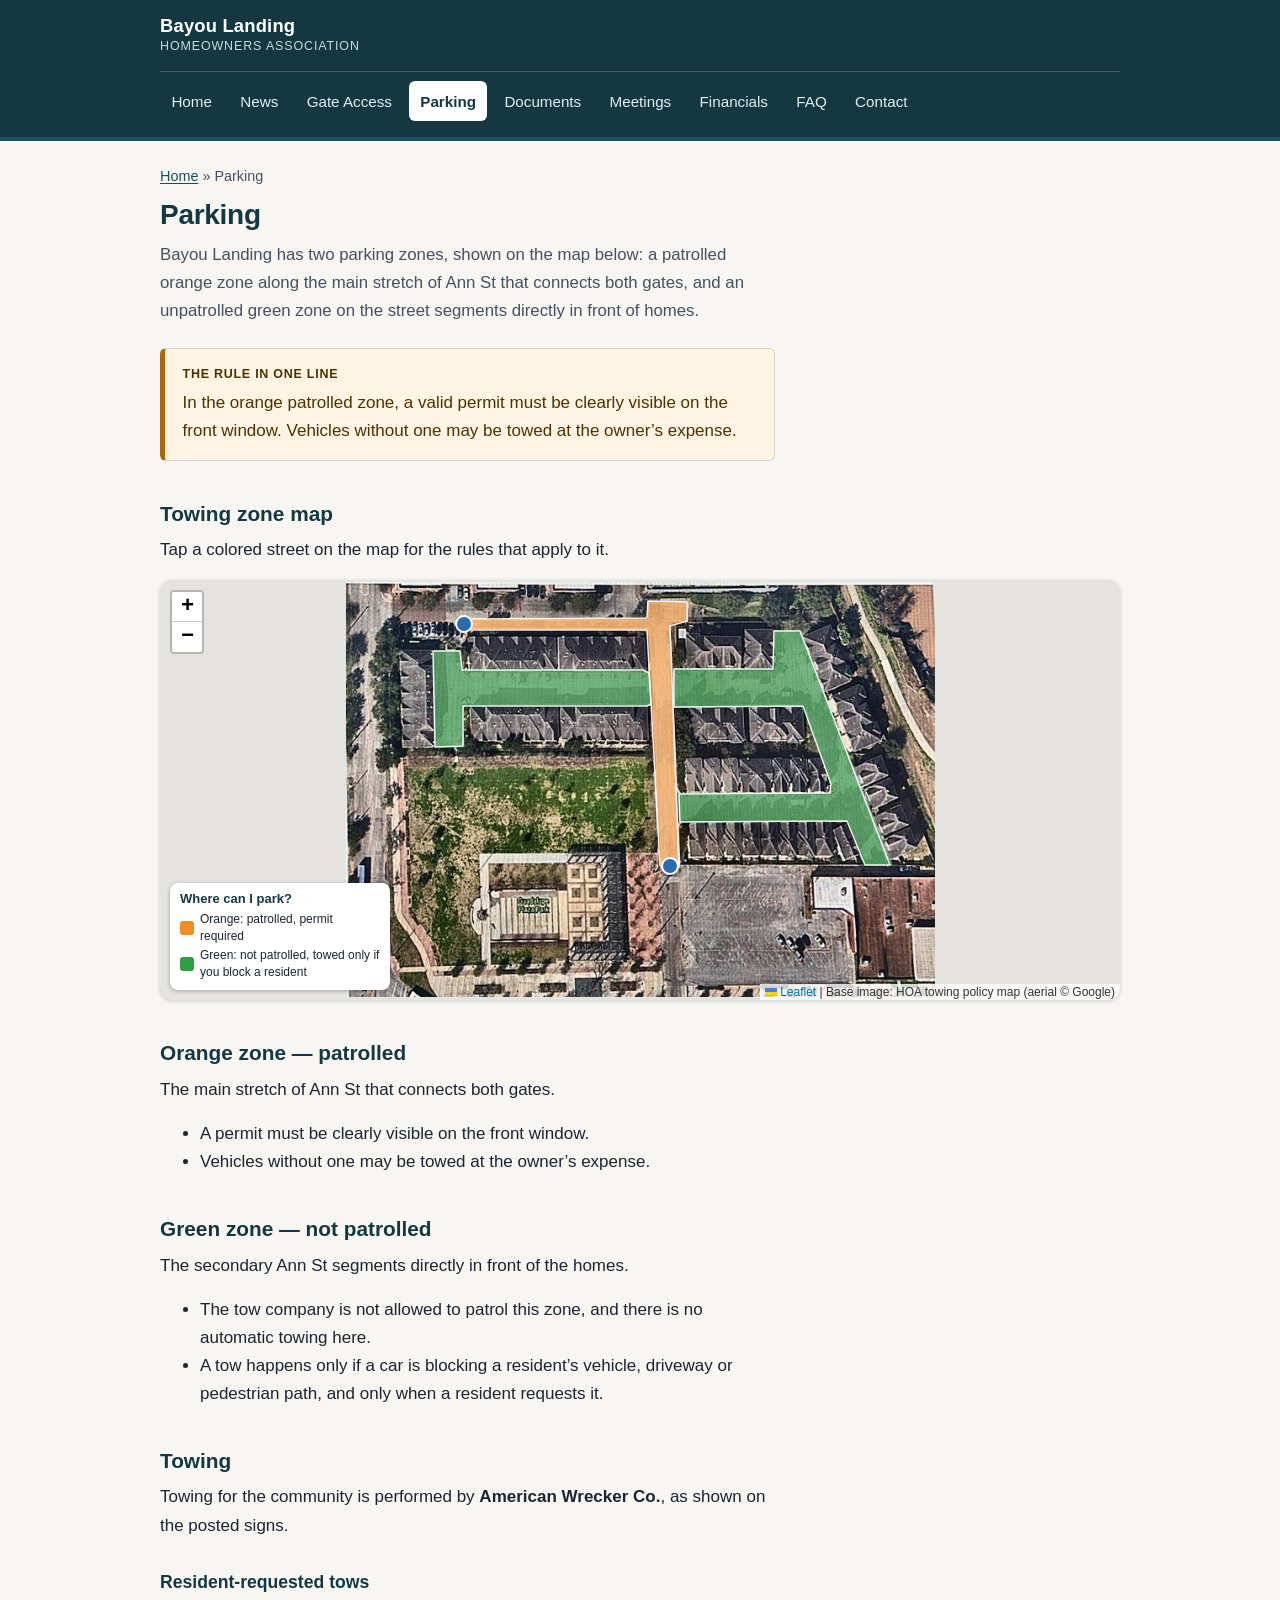
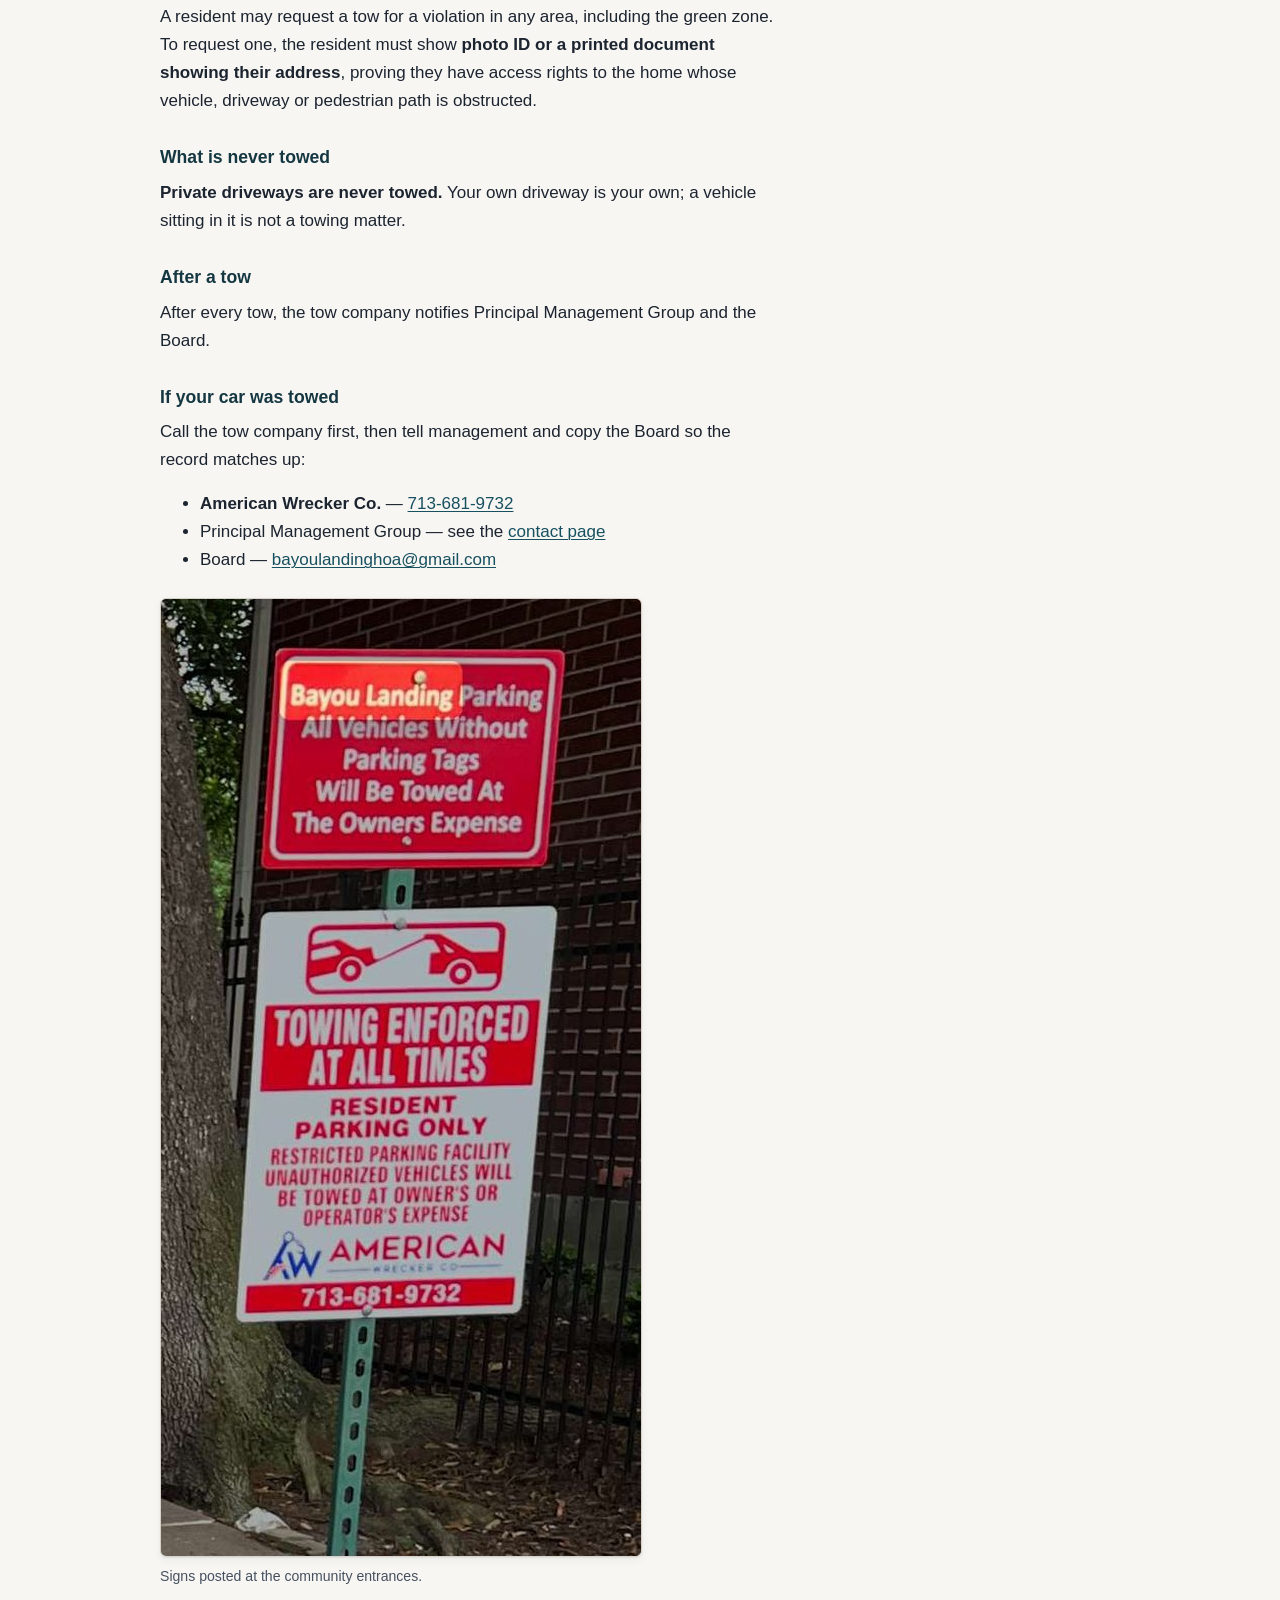
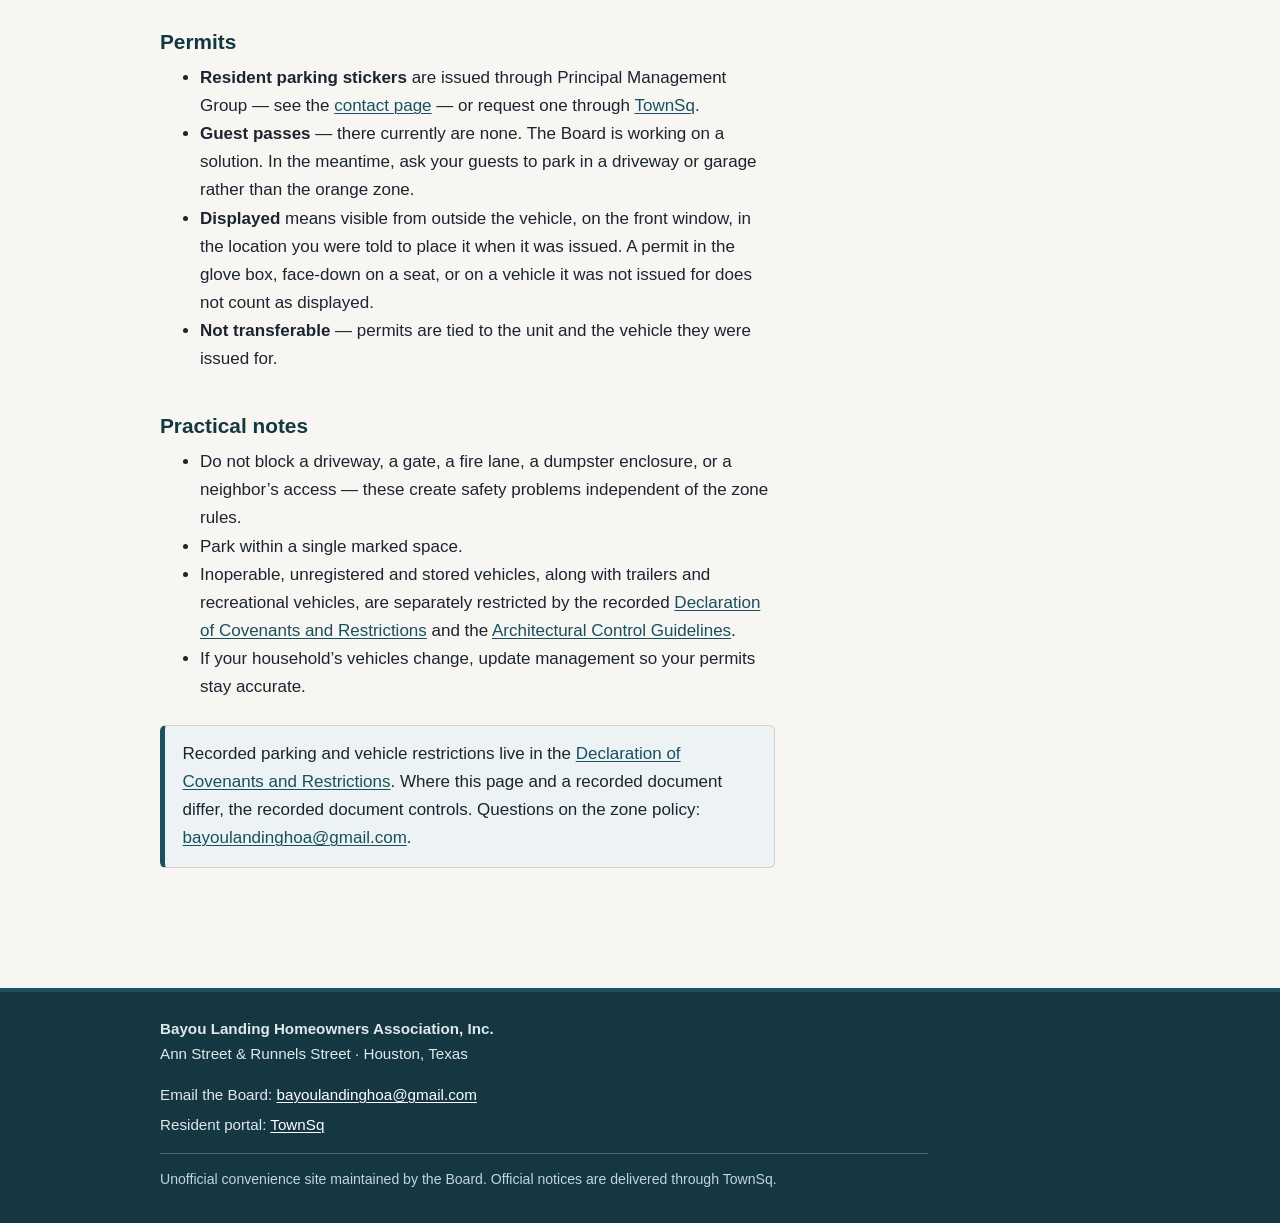
<file: site/parking.html>
<!DOCTYPE html>
<html lang="en">
<head>
<meta charset="UTF-8">
<meta name="viewport" content="width=device-width, initial-scale=1">
<title>Parking Rules &amp; Towing | Bayou Landing HOA</title>
<meta name="description" content="Bayou Landing parking permits, the patrolled and unpatrolled towing zones, and how to reach American Wrecker Co. if your car was towed.">
<link rel="stylesheet" href="assets/style.css">
<link rel="stylesheet" href="assets/vendor/leaflet/leaflet.css">
<link rel="stylesheet" href="assets/tow-map.css">
<link rel="icon" href="/favicon.svg" type="image/svg+xml">
</head>
<body>

<a class="skip-link" href="#main">Skip to content</a>

<header class="site-header">
  <div class="site-header-inner">
    <a class="site-title" href="index.html">Bayou Landing <span>Homeowners Association</span></a>
    <nav class="site-nav" aria-label="Primary">
      <ul>
        <li><a href="index.html">Home</a></li>
        <li><a href="notices.html">News</a></li>
        <li><a href="gate-access.html">Gate Access</a></li>
        <li><a href="parking.html" aria-current="page">Parking</a></li>
        <li><a href="governing/index.html">Documents</a></li>
        <li><a href="meetings.html">Meetings</a></li>
        <li><a href="financials.html">Financials</a></li>
        <li><a href="faq.html">FAQ</a></li>
        <li><a href="contact.html">Contact</a></li>
      </ul>
    </nav>
  </div>
</header>

<main id="main">

  <p class="breadcrumb"><a href="index.html">Home</a> &raquo; Parking</p>

  <h1>Parking</h1>

  <p class="page-intro">Bayou Landing has two parking zones, shown on the map below: a patrolled orange zone along the main stretch of Ann St that connects both gates, and an unpatrolled green zone on the street segments directly in front of homes.</p>

  <aside class="callout callout-warning">
    <span class="callout-label">The rule in one line</span>
    <p>In the orange patrolled zone, a valid permit must be clearly visible on the front window. Vehicles without one may be towed at the owner&rsquo;s expense.</p>
  </aside>

  <section class="section" id="map">
    <h2>Towing zone map</h2>
    <p>Tap a colored street on the map for the rules that apply to it.</p>
    <div id="tow-map" class="tow-map" role="region" aria-label="Interactive towing zone map"></div>
    <noscript><p class="tow-map-fallback"><img src="assets/img/tow-map-static.png" alt="Map of Bayou Landing towing zones: orange patrolled main stretch of Ann St that connects both gates; green unpatrolled streets in front of homes"></p></noscript>
  </section>

  <section class="section">
    <h2>Orange zone &mdash; patrolled</h2>
    <p>The main stretch of Ann St that connects both gates.</p>
    <ul>
      <li>A permit must be clearly visible on the front window.</li>
      <li>Vehicles without one may be towed at the owner&rsquo;s expense.</li>
    </ul>
  </section>

  <section class="section">
    <h2>Green zone &mdash; not patrolled</h2>
    <p>The secondary Ann St segments directly in front of the homes.</p>
    <ul>
      <li>The tow company is not allowed to patrol this zone, and there is no automatic towing here.</li>
      <li>A tow happens only if a car is blocking a resident&rsquo;s vehicle, driveway or pedestrian path, and only when a resident requests it.</li>
    </ul>
  </section>

  <section class="section" id="towing">
    <h2>Towing</h2>
    <p>Towing for the community is performed by <strong>American Wrecker Co.</strong>, as shown on the posted signs.</p>

    <h3>Resident-requested tows</h3>
    <p>A resident may request a tow for a violation in any area, including the green zone. To request one, the resident must show <strong>photo ID or a printed document showing their address</strong>, proving they have access rights to the home whose vehicle, driveway or pedestrian path is obstructed.</p>

    <h3>What is never towed</h3>
    <p><strong>Private driveways are never towed.</strong> Your own driveway is your own; a vehicle sitting in it is not a towing matter.</p>

    <h3>After a tow</h3>
    <p>After every tow, the tow company notifies Principal Management Group and the Board.</p>

    <h3>If your car was towed</h3>
    <p>Call the tow company first, then tell management and copy the Board so the record matches up:</p>
    <ul>
      <li><strong>American Wrecker Co.</strong> &mdash; <a href="tel:+17136819732">713-681-9732</a></li>
      <li>Principal Management Group &mdash; see the <a href="contact.html">contact page</a></li>
      <li>Board &mdash; <a href="mailto:bayoulandinghoa@gmail.com">bayoulandinghoa@gmail.com</a></li>
    </ul>

    <figure>
      <img src="assets/img/towing-signs.jpg" alt="Posted towing signs at a Bayou Landing community entrance: a red Bayou Landing parking sign and a white American Wrecker Co. towing-enforced sign with the phone number 713-681-9732.">
      <figcaption>Signs posted at the community entrances.</figcaption>
    </figure>
  </section>

  <section class="section">
    <h2>Permits</h2>
    <ul>
      <li><strong>Resident parking stickers</strong> are issued through Principal Management Group &mdash; see the <a href="contact.html">contact page</a> &mdash; or request one through <a href="https://app.townsq.io/w/5a4e1e144054ca13879db846/homepage">TownSq</a>.</li>
      <li><strong>Guest passes</strong> &mdash; there currently are none. The Board is working on a solution. In the meantime, ask your guests to park in a driveway or garage rather than the orange zone.</li>
      <li><strong>Displayed</strong> means visible from outside the vehicle, on the front window, in the location you were told to place it when it was issued. A permit in the glove box, face-down on a seat, or on a vehicle it was not issued for does not count as displayed.</li>
      <li><strong>Not transferable</strong> &mdash; permits are tied to the unit and the vehicle they were issued for.</li>
    </ul>
  </section>

  <section class="section">
    <h2>Practical notes</h2>
    <ul>
      <li>Do not block a driveway, a gate, a fire lane, a dumpster enclosure, or a neighbor&rsquo;s access &mdash; these create safety problems independent of the zone rules.</li>
      <li>Park within a single marked space.</li>
      <li>Inoperable, unregistered and stored vehicles, along with trailers and recreational vehicles, are separately restricted by the recorded <a href="governing/ccrs.html">Declaration of Covenants and Restrictions</a> and the <a href="governing/arc-guidelines.html">Architectural Control Guidelines</a>.</li>
      <li>If your household&rsquo;s vehicles change, update management so your permits stay accurate.</li>
    </ul>
  </section>

  <aside class="callout">
    <p>Recorded parking and vehicle restrictions live in the <a href="governing/ccrs.html">Declaration of Covenants and Restrictions</a>. Where this page and a recorded document differ, the recorded document controls. Questions on the zone policy: <a href="mailto:bayoulandinghoa@gmail.com">bayoulandinghoa@gmail.com</a>.</p>
  </aside>

</main>

<footer class="site-footer">
  <div class="site-footer-inner">
    <p><strong>Bayou Landing Homeowners Association, Inc.</strong><br>
    Ann Street &amp; Runnels Street &middot; Houston, Texas</p>
    <ul class="site-footer-links">
      <li>Email the Board: <a href="mailto:bayoulandinghoa@gmail.com">bayoulandinghoa@gmail.com</a></li>
      <li>Resident portal: <a href="https://app.townsq.io/w/5a4e1e144054ca13879db846/homepage">TownSq</a></li>
    </ul>
    <p class="site-footer-note">Unofficial convenience site maintained by the Board. Official notices are delivered through TownSq.</p>
  </div>
</footer>

<script src="assets/vendor/leaflet/leaflet.js"></script>
<script src="assets/tow-map.js"></script>

</body>
</html>
</file>
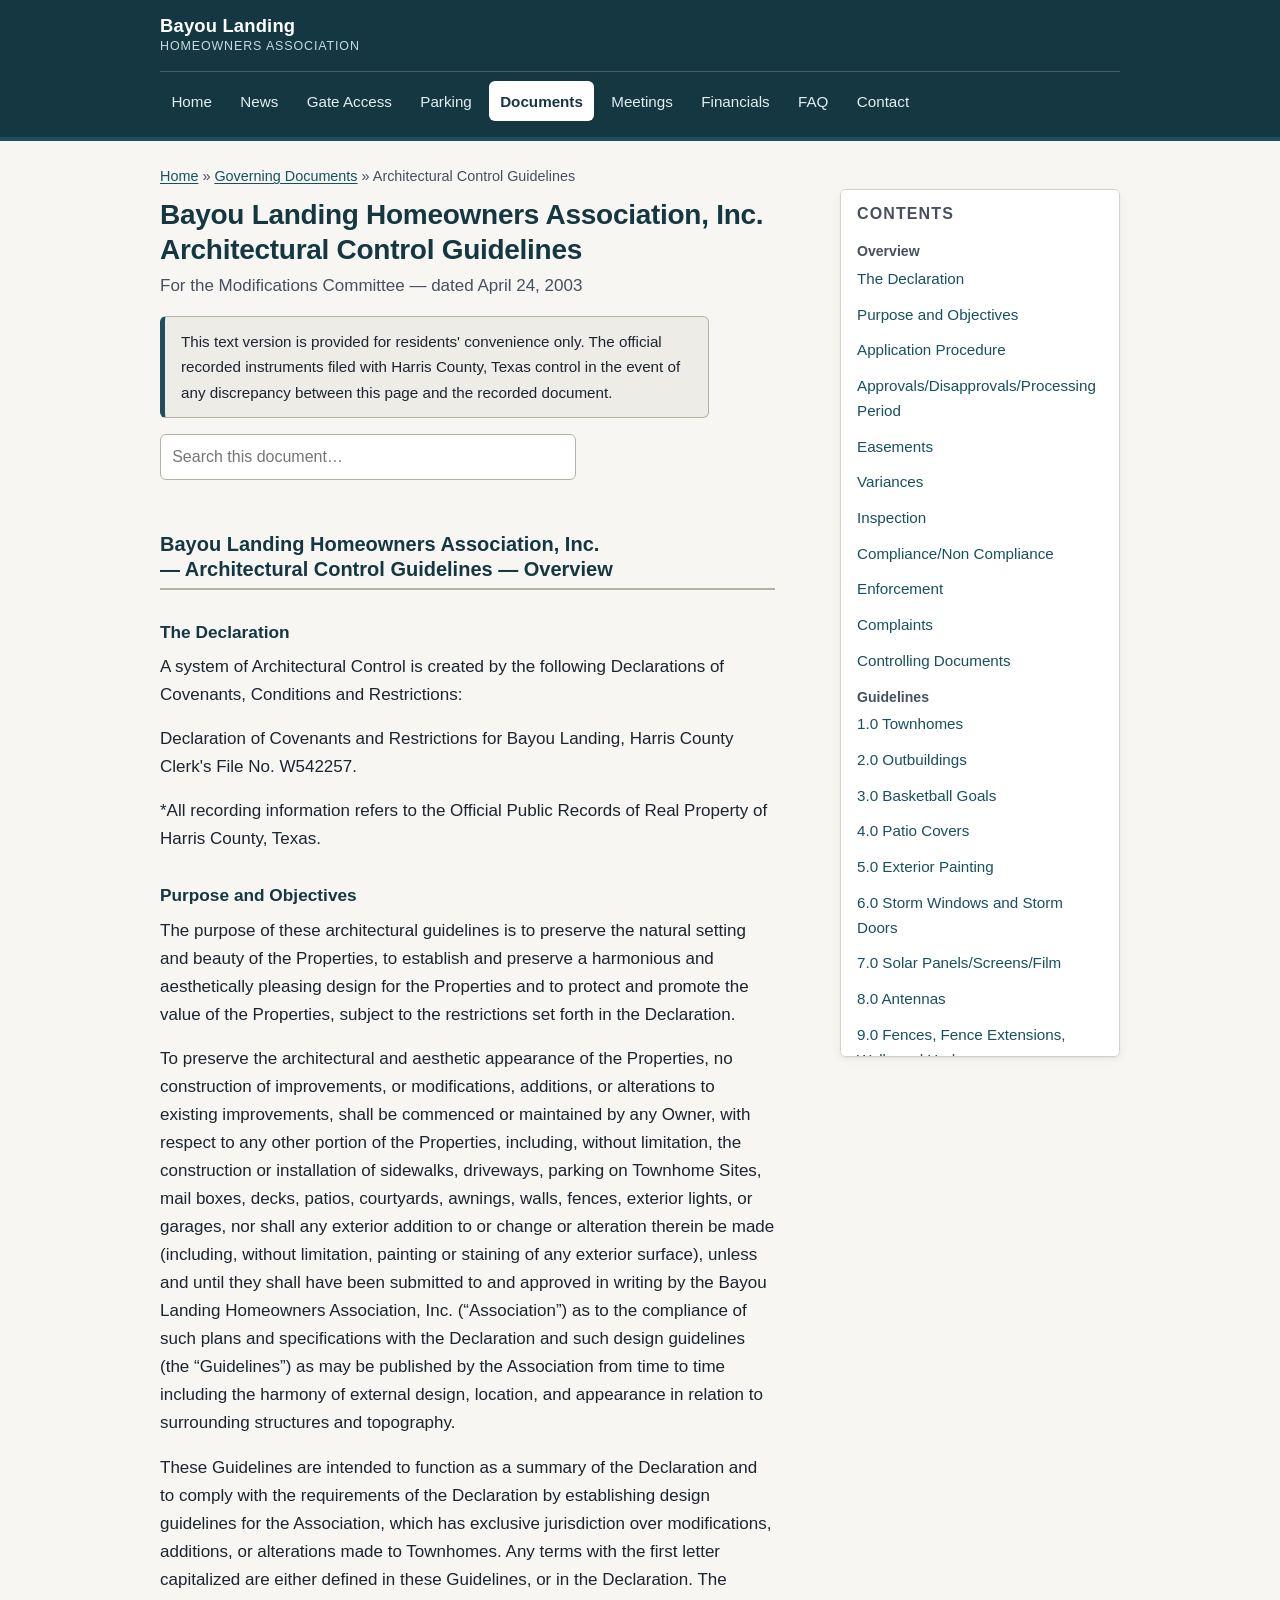
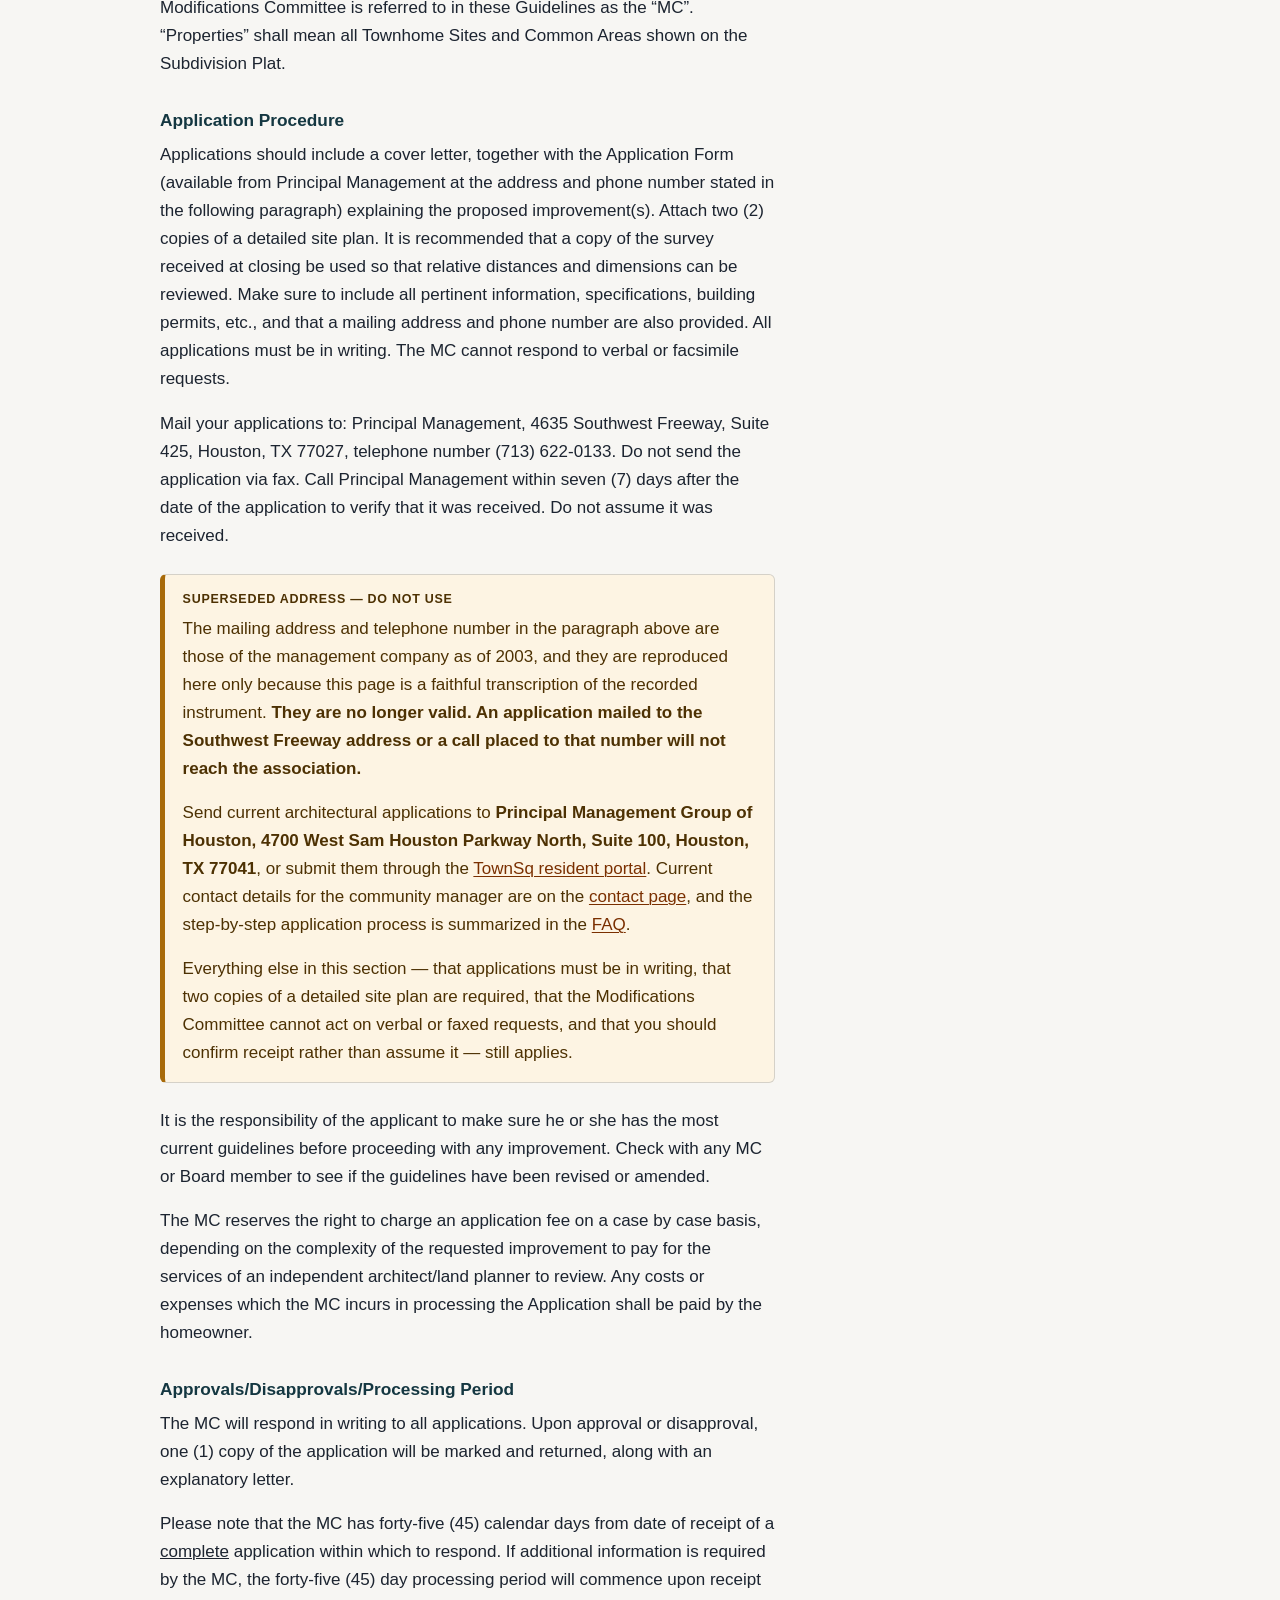
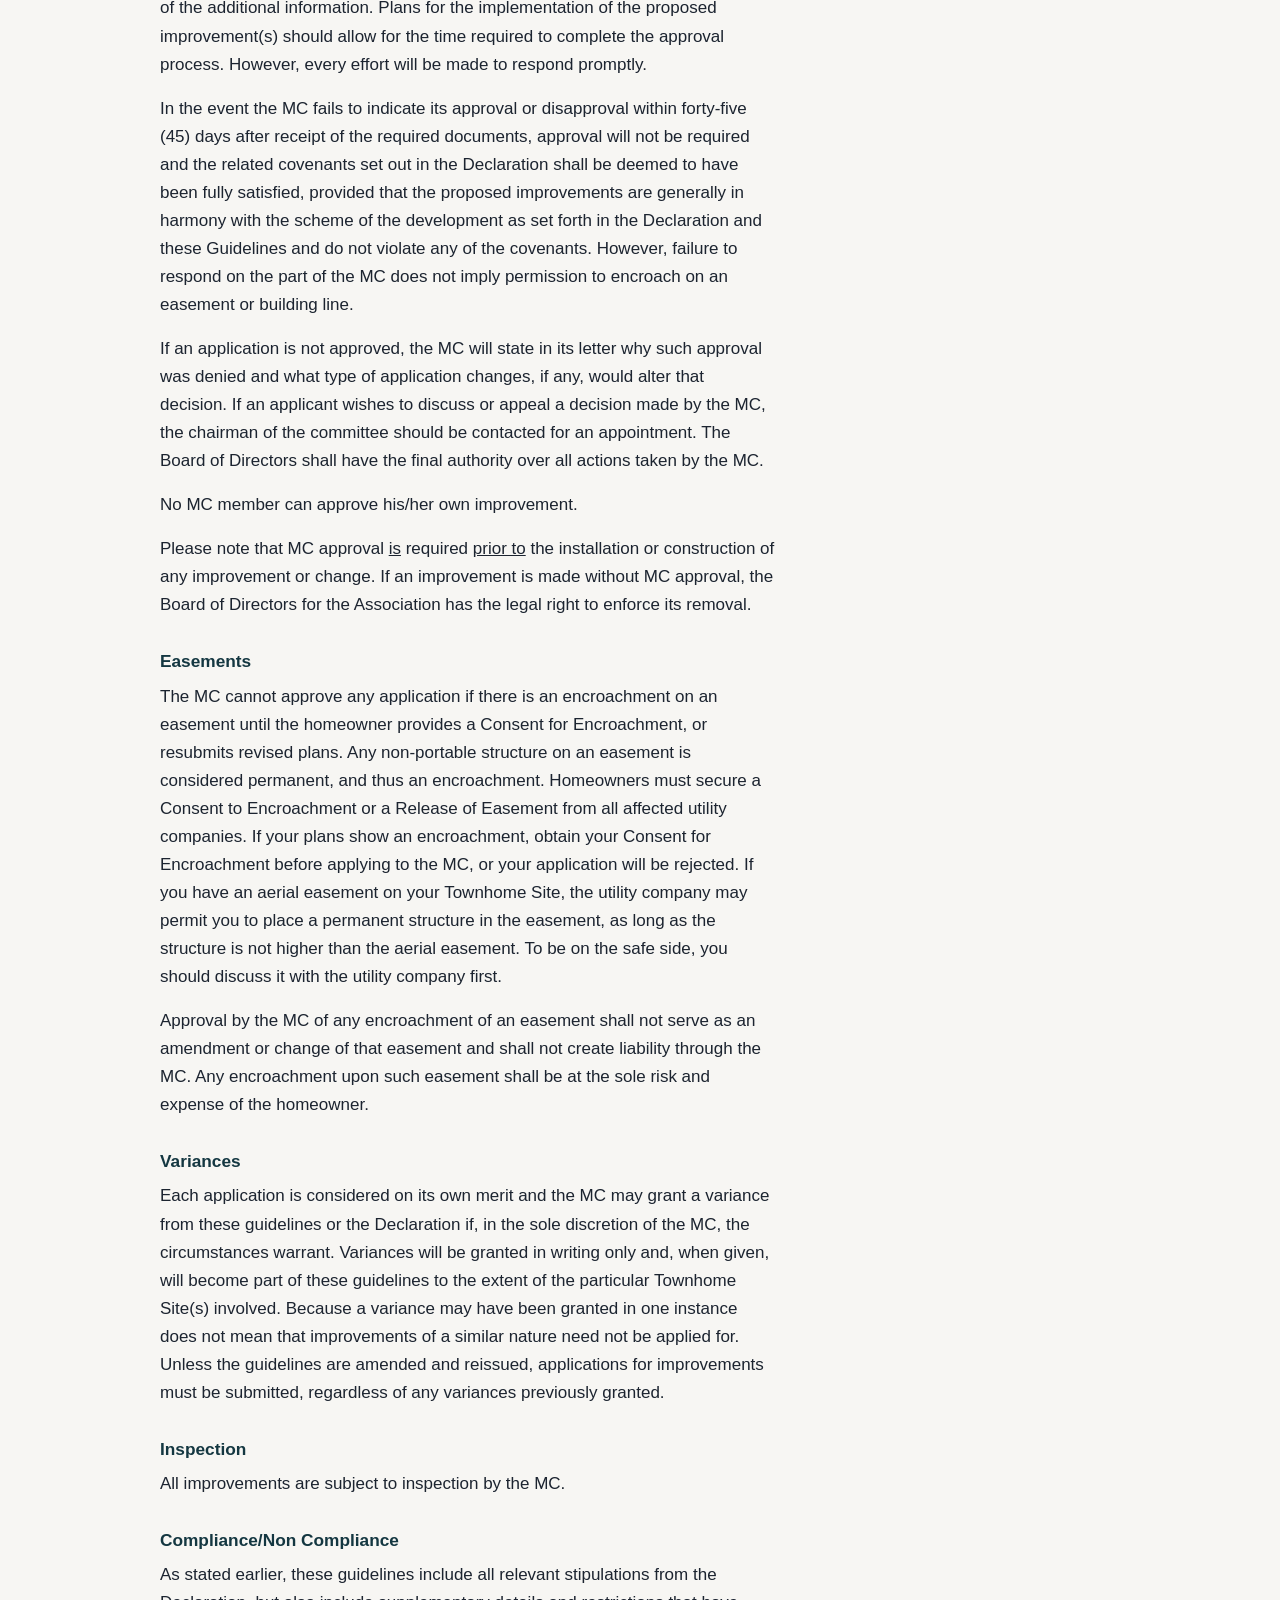
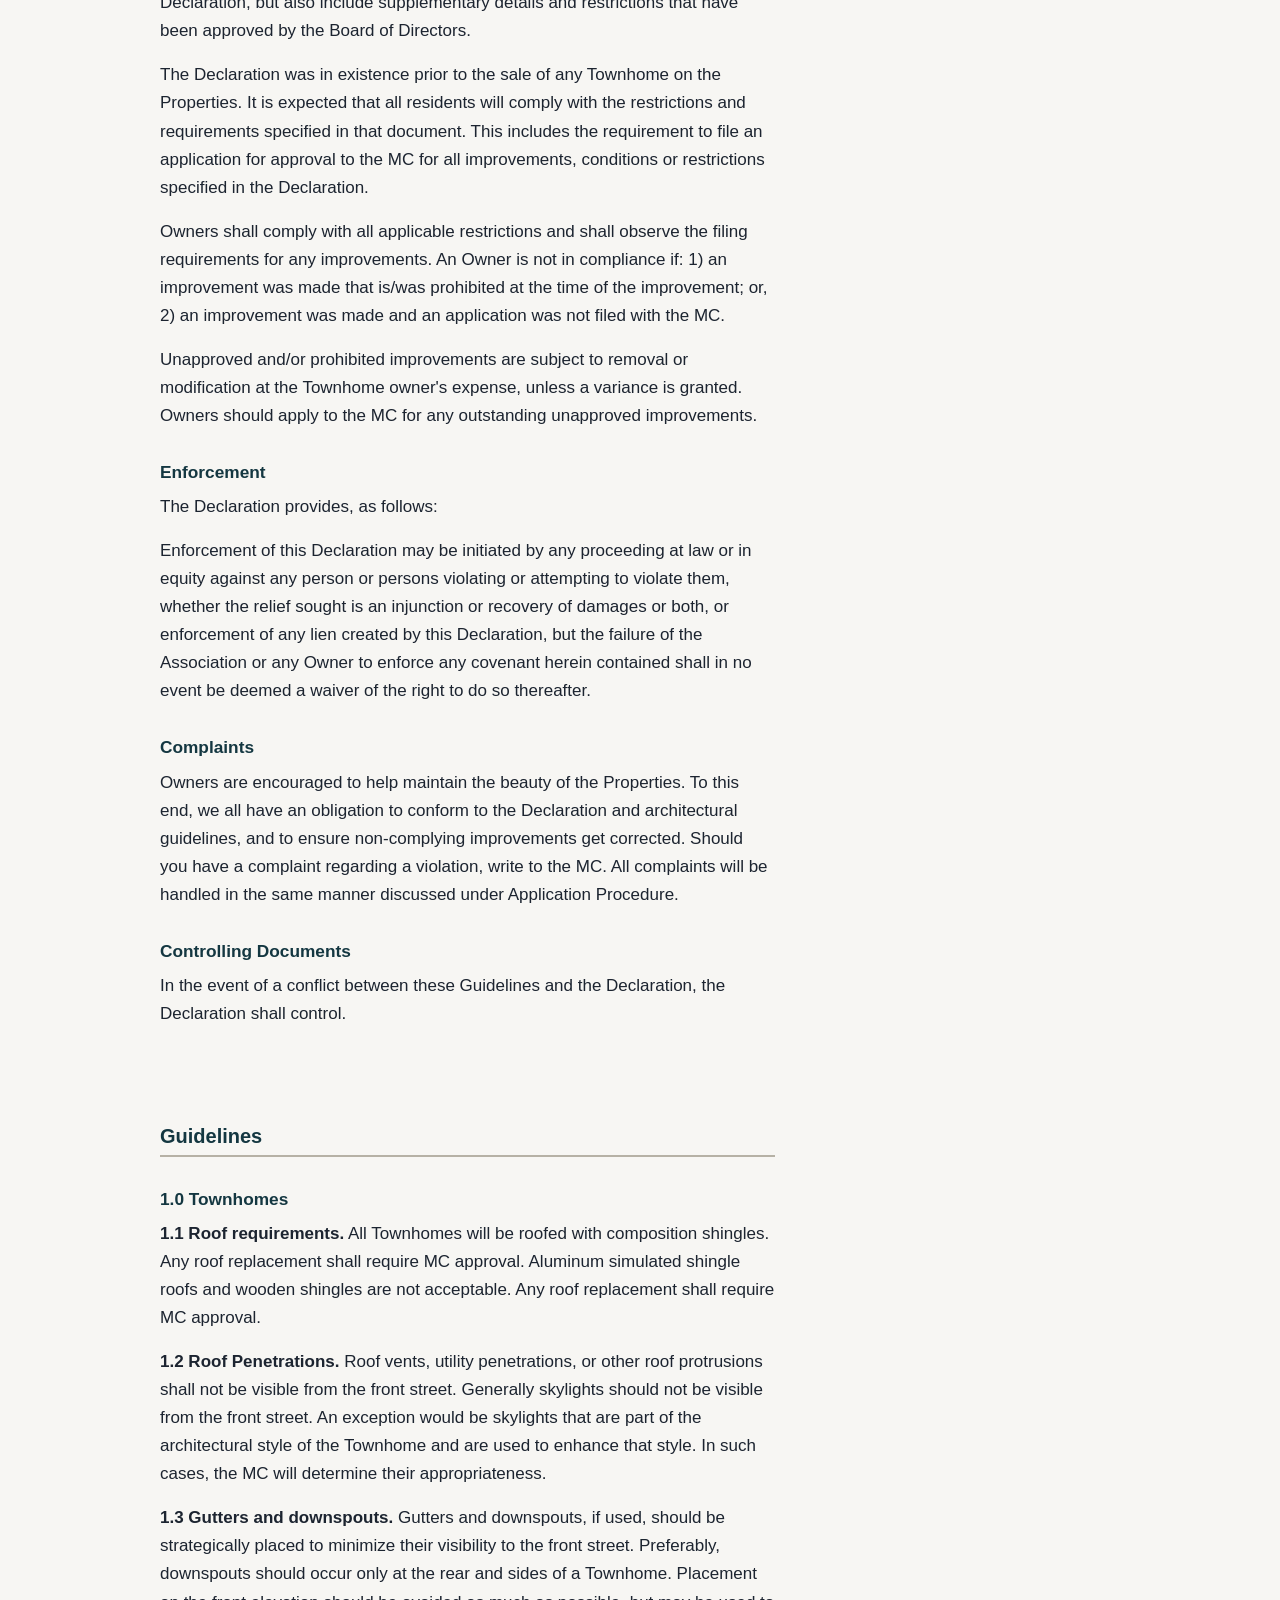
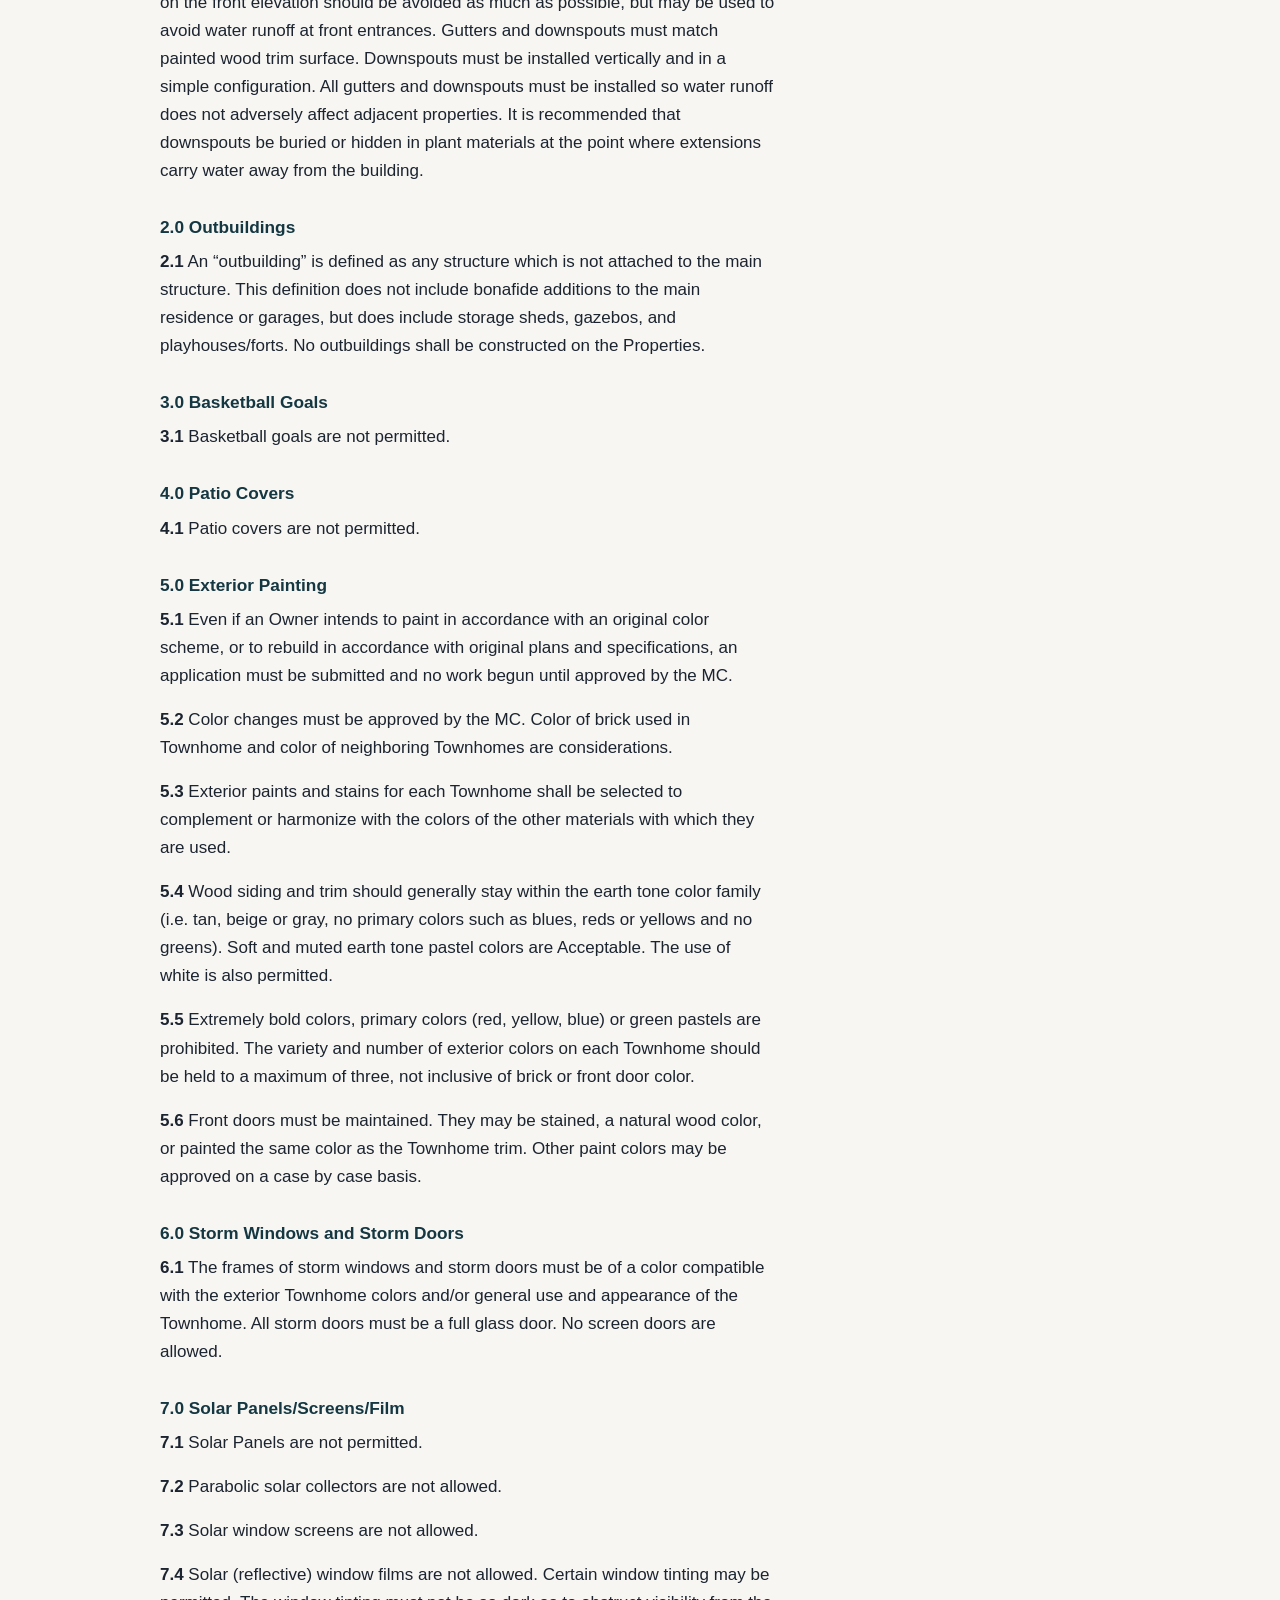
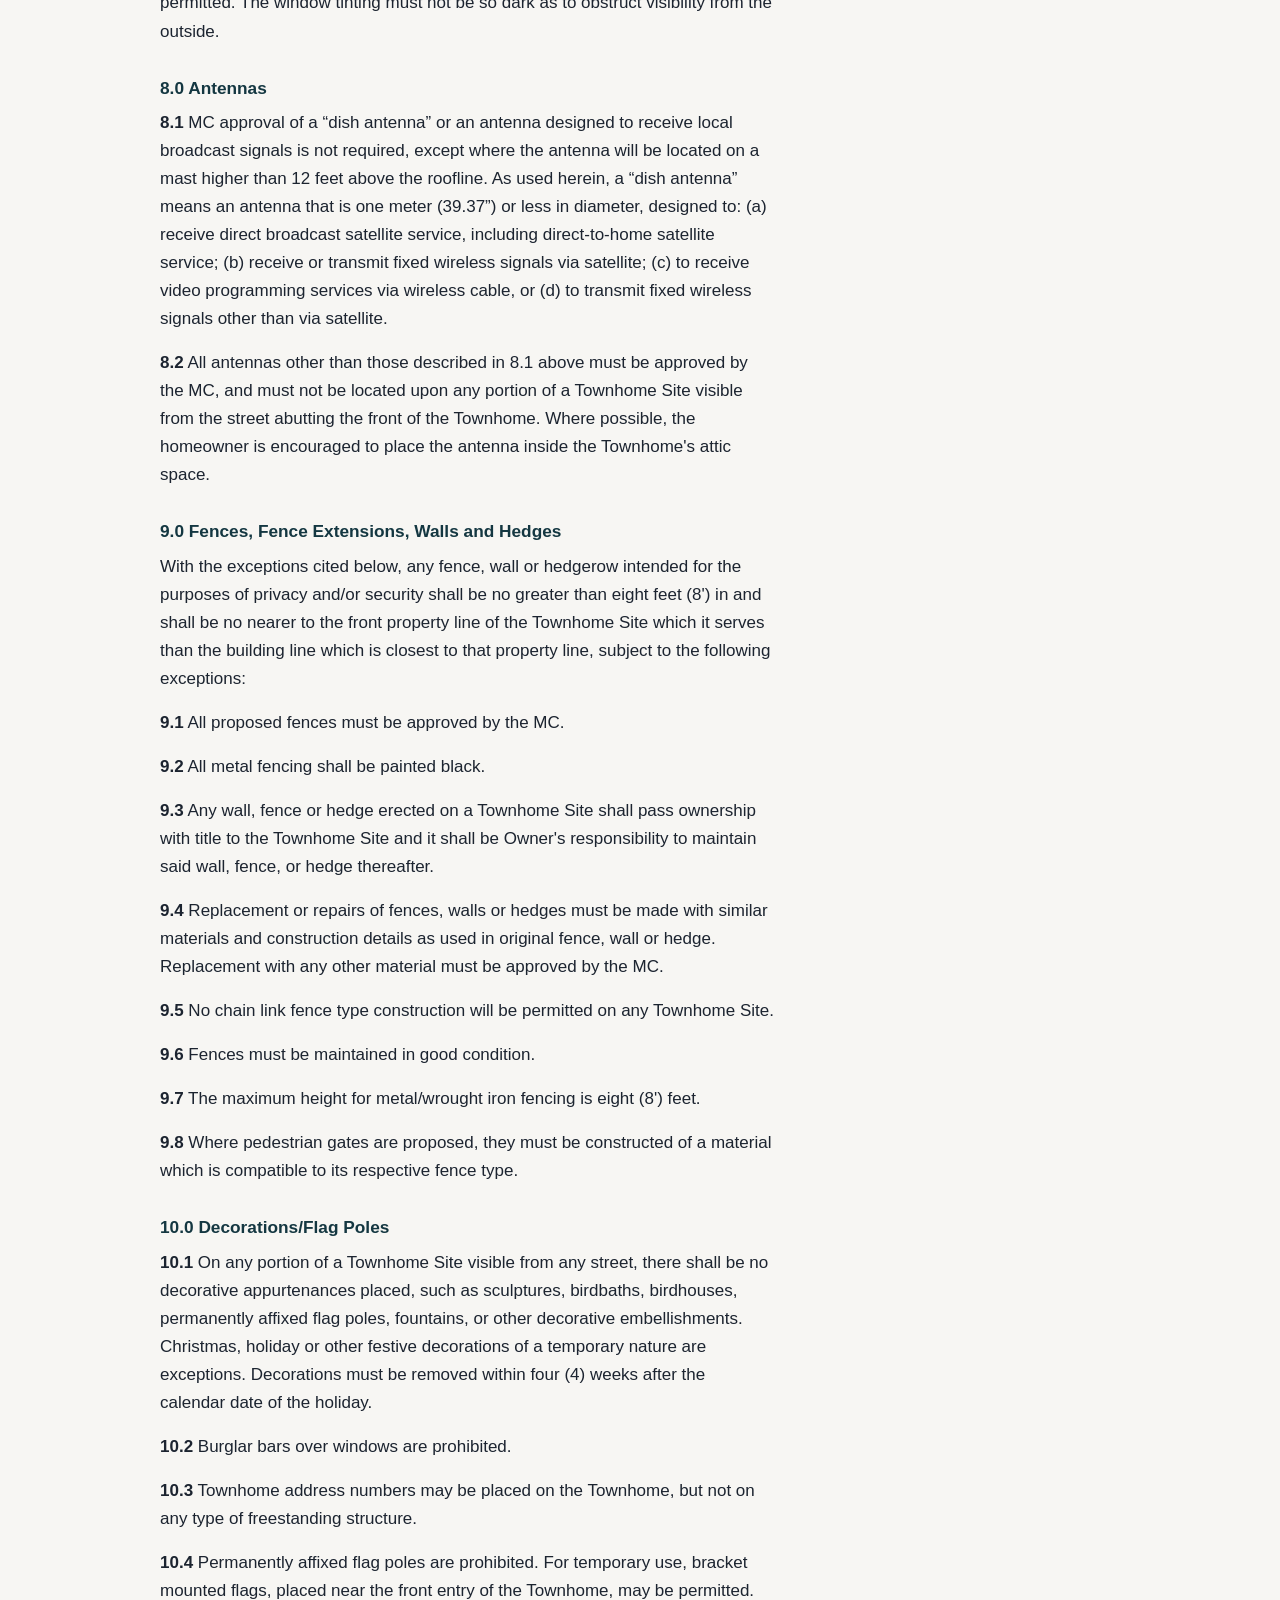
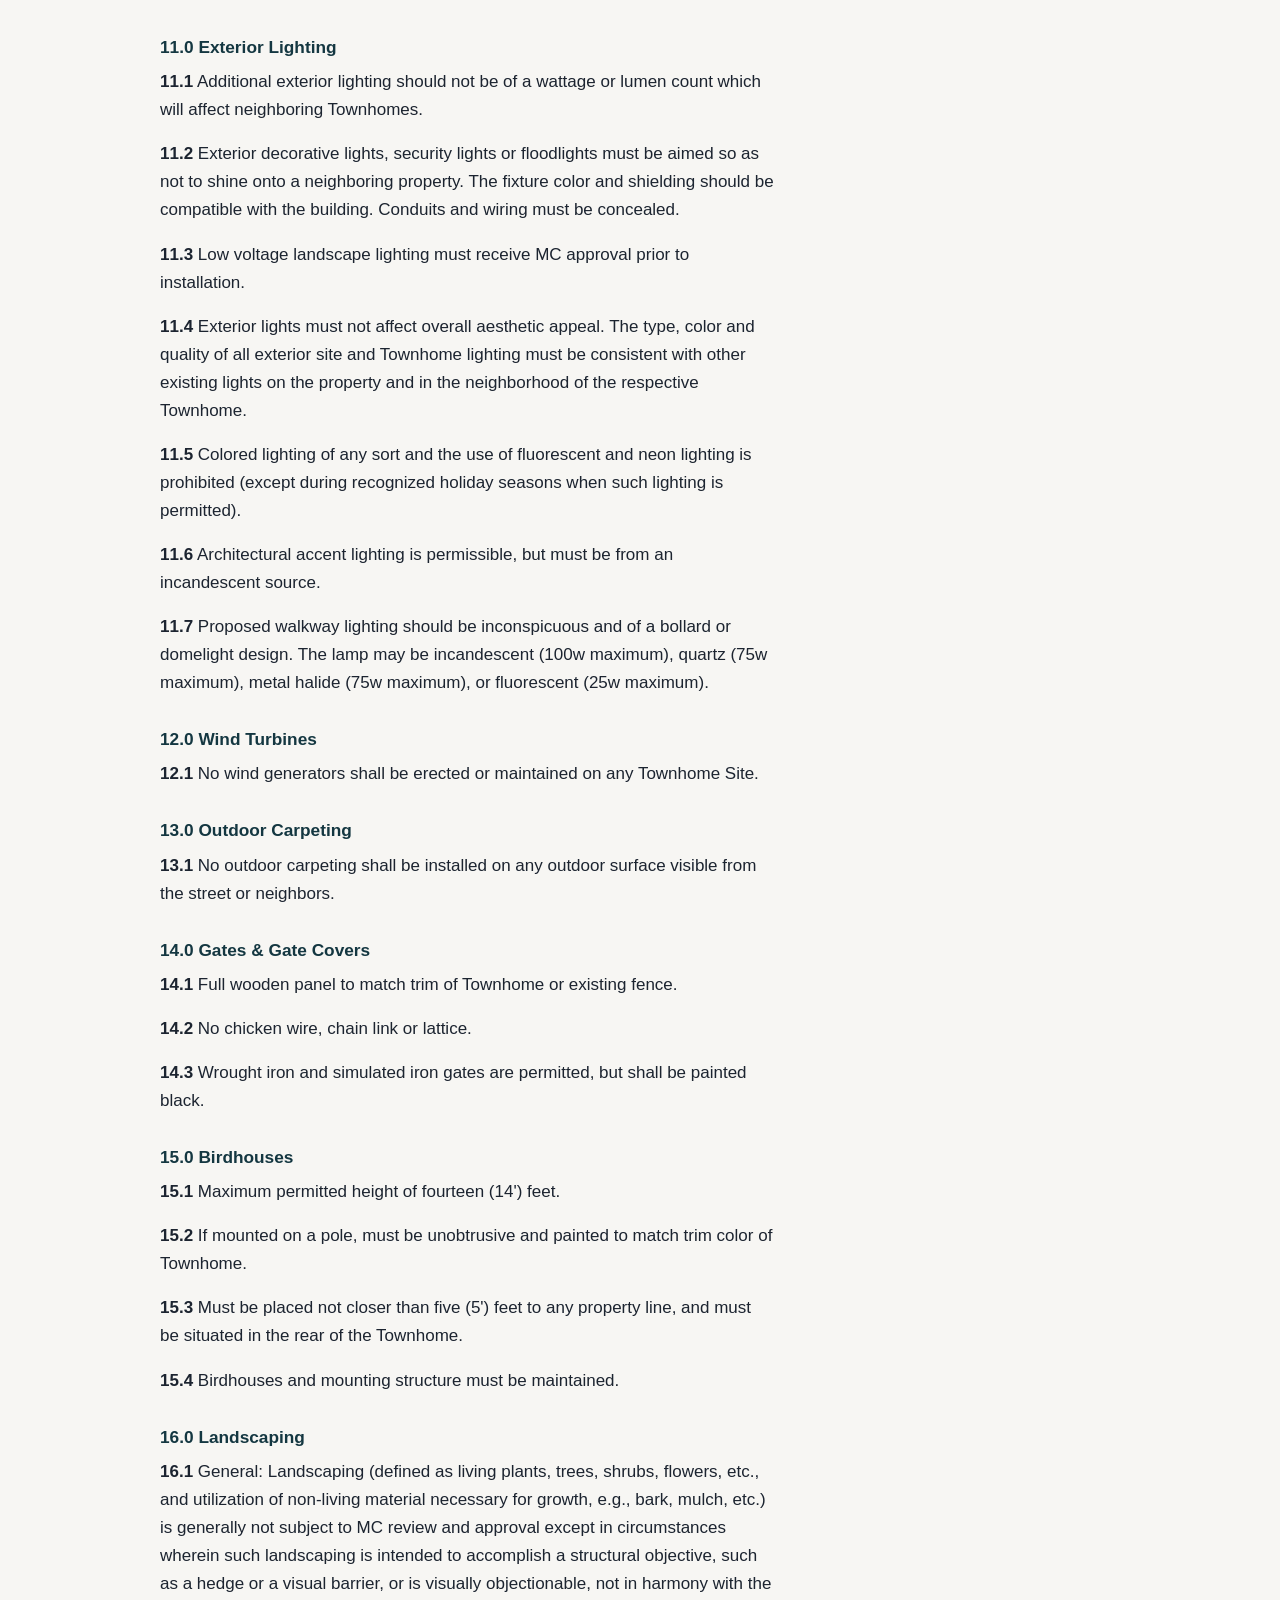
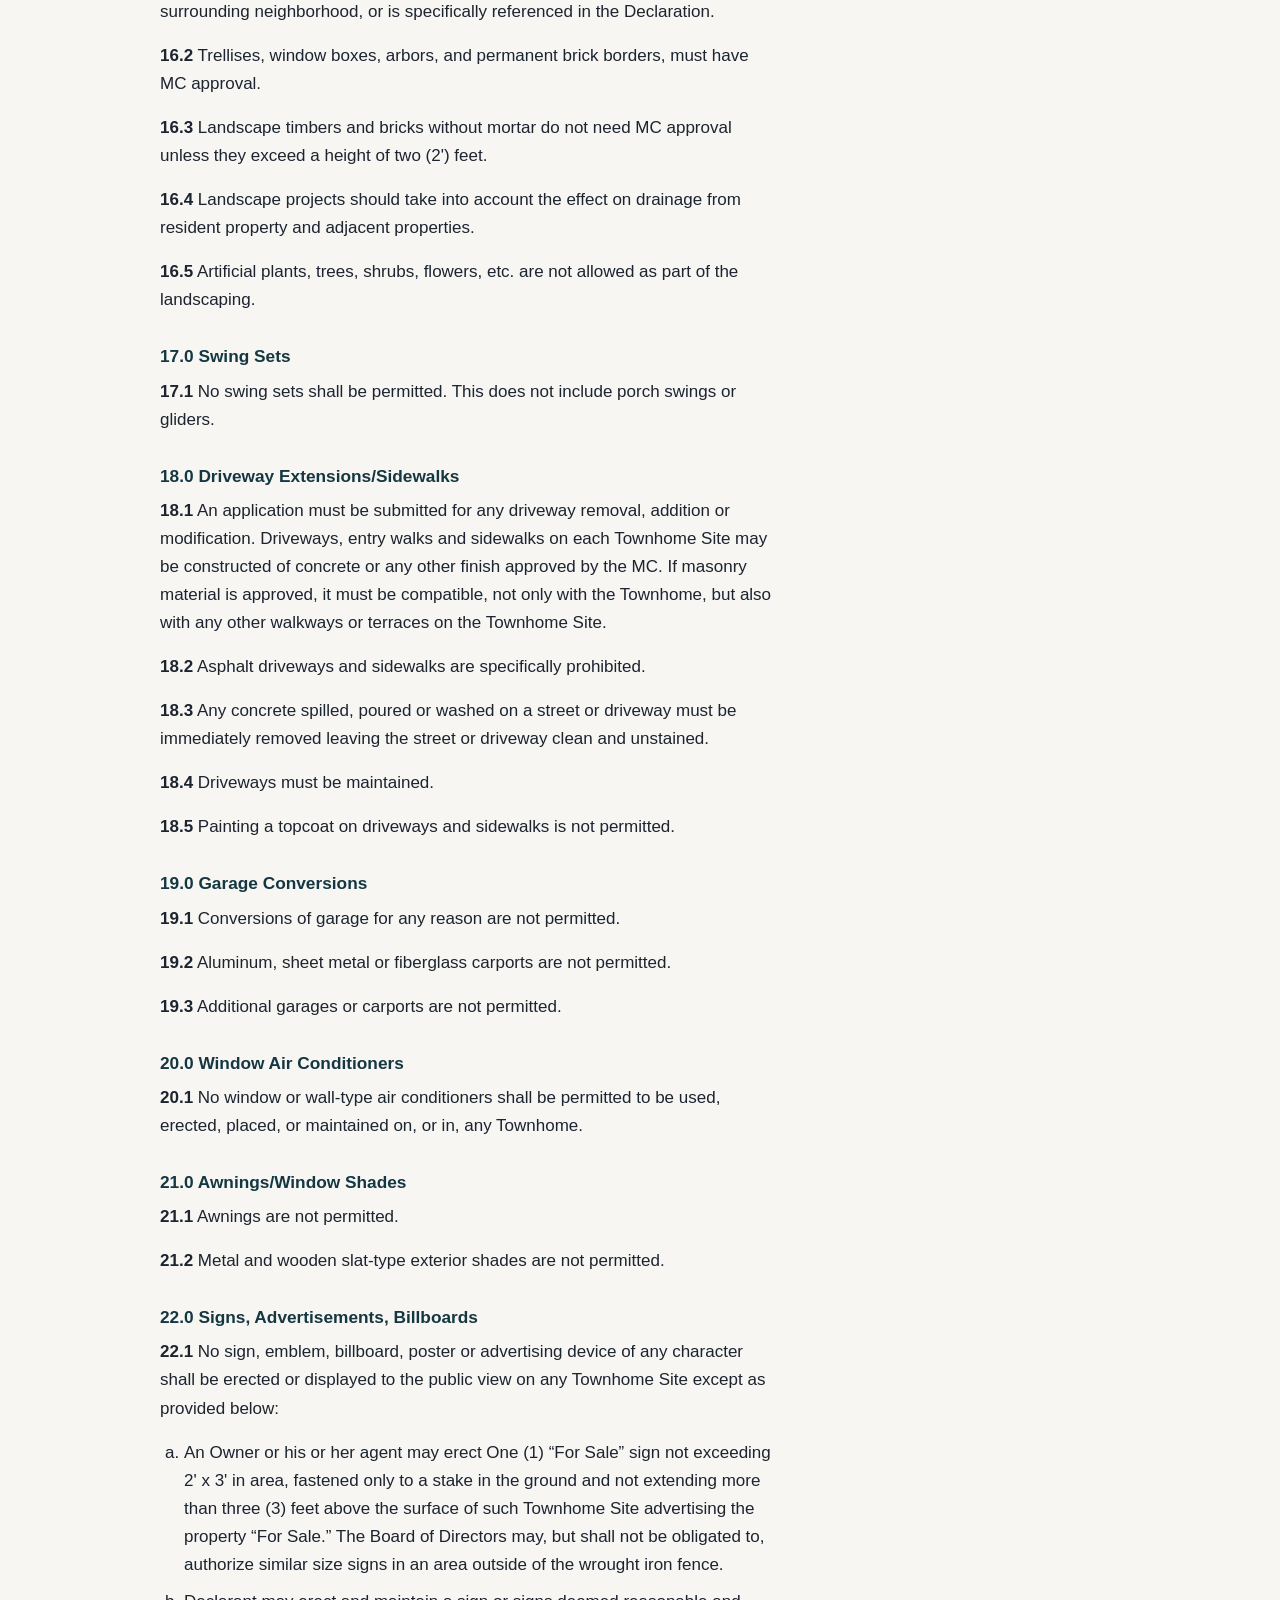
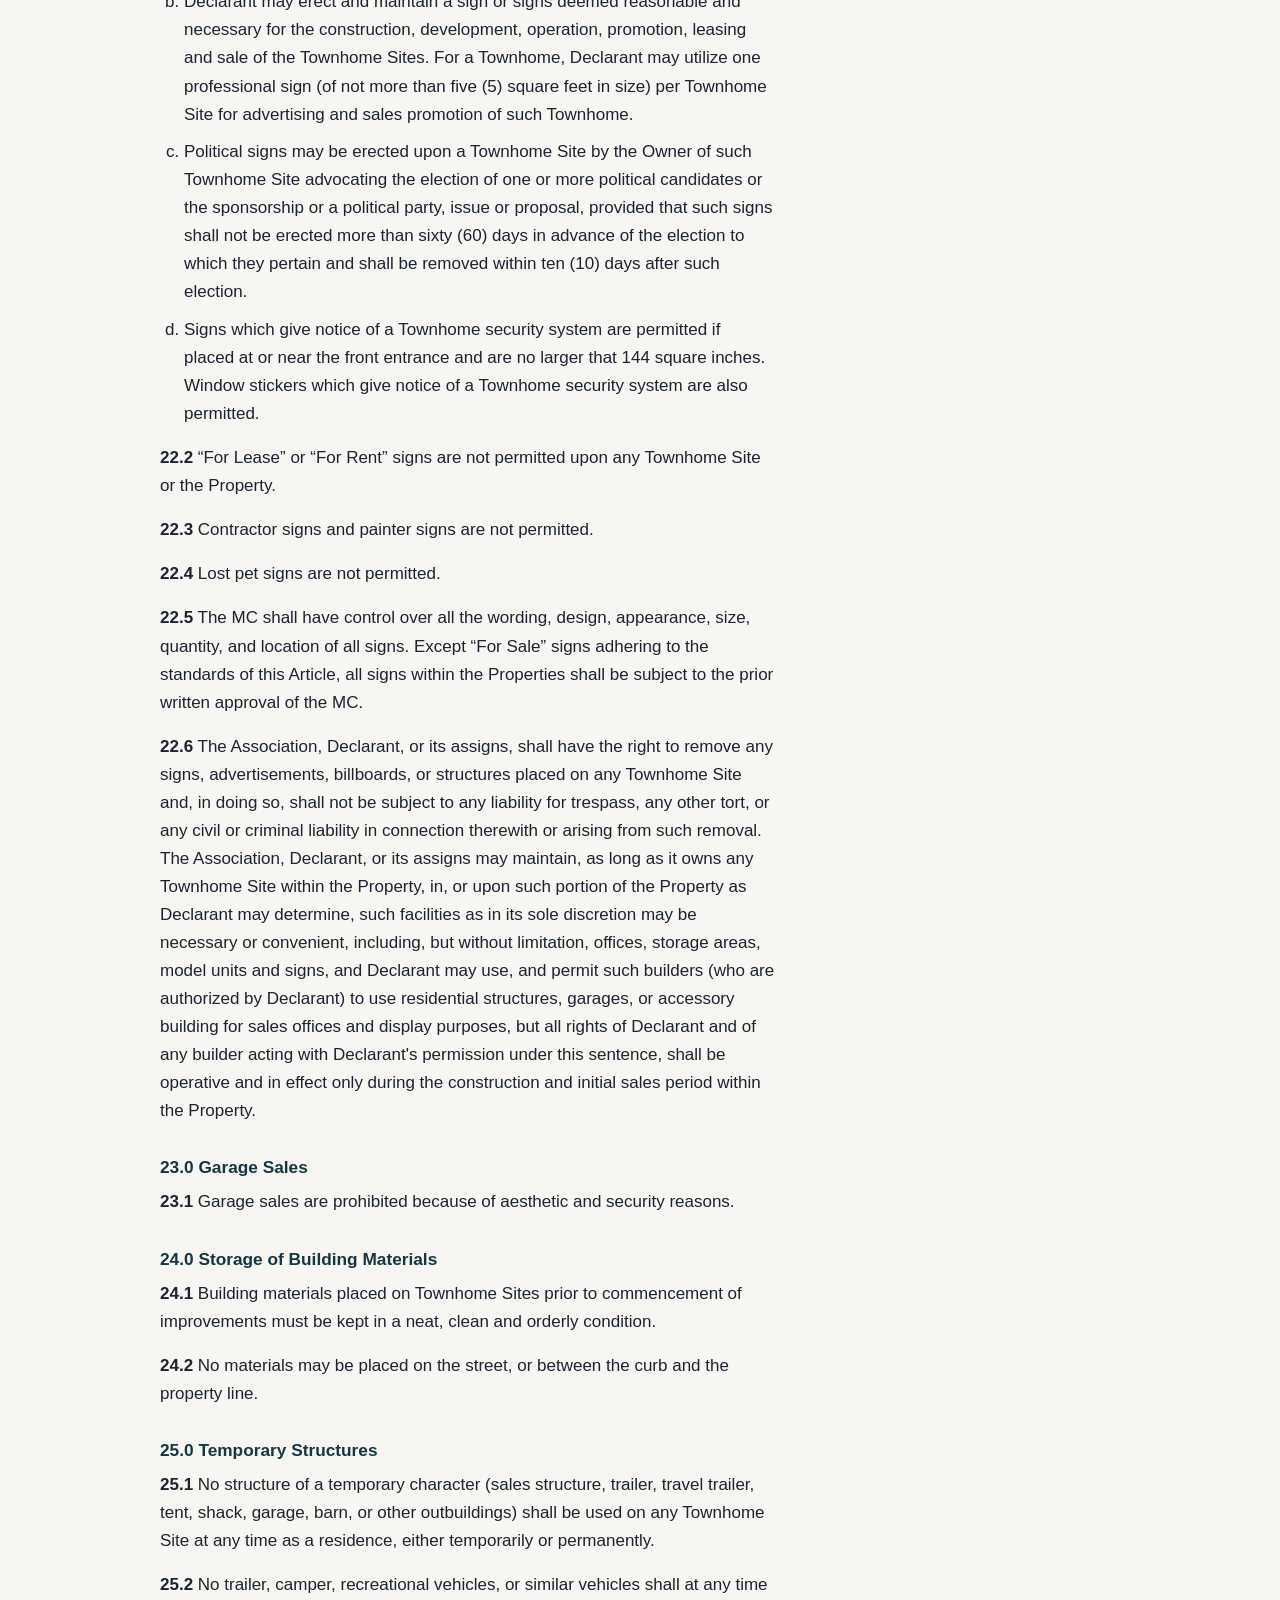
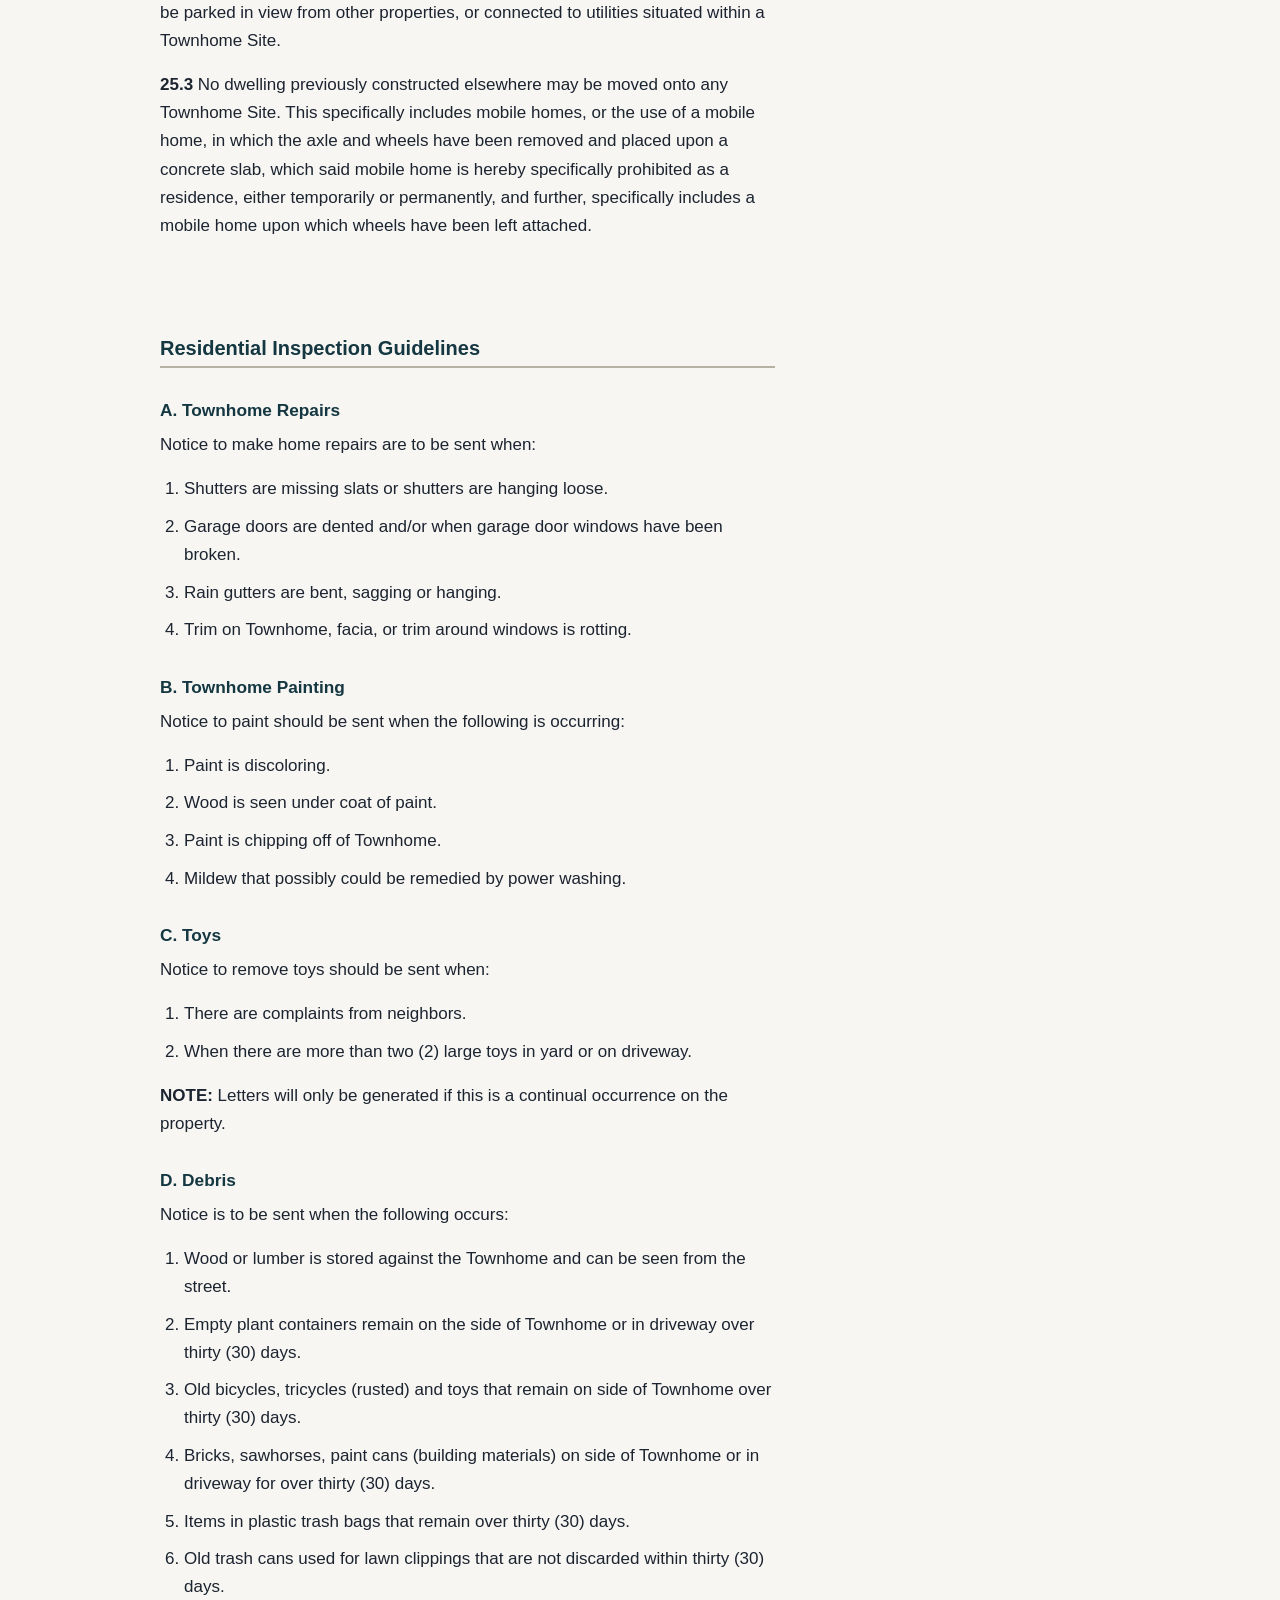
<file: site/governing/arc-guidelines.html>
<!DOCTYPE html>
<html lang="en">
<head>
<meta charset="UTF-8">
<meta name="viewport" content="width=device-width, initial-scale=1">
<title>Architectural Control Guidelines — Bayou Landing HOA</title>
<meta name="description" content="Full text of the recorded Architectural Control Guidelines for the Bayou Landing Modifications Committee: the application procedure and the standards for fences, paint, roofing, lighting, driveways, signs and more.">
<link rel="stylesheet" href="../assets/style.css">
<link rel="icon" href="/favicon.svg" type="image/svg+xml">
</head>
<body class="doc-page">

<a class="skip-link" href="#main">Skip to content</a>

<header class="site-header">
  <div class="site-header-inner">
    <a class="site-title" href="../index.html">Bayou Landing <span>Homeowners Association</span></a>
    <nav class="site-nav" aria-label="Primary">
      <ul>
        <li><a href="../index.html">Home</a></li>
        <li><a href="../notices.html">News</a></li>
        <li><a href="../gate-access.html">Gate Access</a></li>
        <li><a href="../parking.html">Parking</a></li>
        <li><a href="index.html" aria-current="page">Documents</a></li>
        <li><a href="../meetings.html">Meetings</a></li>
        <li><a href="../financials.html">Financials</a></li>
        <li><a href="../faq.html">FAQ</a></li>
        <li><a href="../contact.html">Contact</a></li>
      </ul>
    </nav>
  </div>
</header>

<main class="doc-body" id="main">

<div class="doc-titleblock">
  <p class="breadcrumb"><a href="../index.html">Home</a> &raquo; <a href="index.html">Governing Documents</a> &raquo; Architectural Control Guidelines</p>
  <h1>Bayou Landing Homeowners Association, Inc.<br>Architectural Control Guidelines</h1>
  <p>For the Modifications Committee &mdash; dated April 24, 2003</p>
</div>


  <p class="doc-disclaimer">This text version is provided for residents' convenience only. The official recorded instruments filed with Harris County, Texas control in the event of any discrepancy between this page and the recorded document.</p>

  <p>
    <input type="search" id="doc-filter" placeholder="Search this document…" aria-label="Search this document">
  </p>

  <nav class="doc-toc" aria-label="Table of contents">
    <h2>Contents</h2>
    <p><strong>Overview</strong></p>
    <ul>
      <li><a href="#overview-declaration">The Declaration</a></li>
      <li><a href="#overview-purpose">Purpose and Objectives</a></li>
      <li><a href="#overview-application-procedure">Application Procedure</a></li>
      <li><a href="#overview-approvals">Approvals/Disapprovals/Processing Period</a></li>
      <li><a href="#overview-easements">Easements</a></li>
      <li><a href="#overview-variances">Variances</a></li>
      <li><a href="#overview-inspection">Inspection</a></li>
      <li><a href="#overview-compliance">Compliance/Non Compliance</a></li>
      <li><a href="#overview-enforcement">Enforcement</a></li>
      <li><a href="#overview-complaints">Complaints</a></li>
      <li><a href="#overview-controlling-documents">Controlling Documents</a></li>
    </ul>
    <p><strong>Guidelines</strong></p>
    <ul>
      <li><a href="#g1-townhomes">1.0 Townhomes</a></li>
      <li><a href="#g2-outbuildings">2.0 Outbuildings</a></li>
      <li><a href="#g3-basketball-goals">3.0 Basketball Goals</a></li>
      <li><a href="#g4-patio-covers">4.0 Patio Covers</a></li>
      <li><a href="#g5-exterior-painting">5.0 Exterior Painting</a></li>
      <li><a href="#g6-storm-windows-doors">6.0 Storm Windows and Storm Doors</a></li>
      <li><a href="#g7-solar-panels">7.0 Solar Panels/Screens/Film</a></li>
      <li><a href="#g8-antennas">8.0 Antennas</a></li>
      <li><a href="#g9-fences">9.0 Fences, Fence Extensions, Walls and Hedges</a></li>
      <li><a href="#g10-decorations">10.0 Decorations/Flag Poles</a></li>
      <li><a href="#g11-lighting">11.0 Exterior Lighting</a></li>
      <li><a href="#g12-wind-turbines">12.0 Wind Turbines</a></li>
      <li><a href="#g13-outdoor-carpeting">13.0 Outdoor Carpeting</a></li>
      <li><a href="#g14-gates">14.0 Gates &amp; Gate Covers</a></li>
      <li><a href="#g15-birdhouses">15.0 Birdhouses</a></li>
      <li><a href="#g16-landscaping">16.0 Landscaping</a></li>
      <li><a href="#g17-swing-sets">17.0 Swing Sets</a></li>
      <li><a href="#g18-driveways">18.0 Driveway Extensions/Sidewalks</a></li>
      <li><a href="#g19-garage-conversions">19.0 Garage Conversions</a></li>
      <li><a href="#g20-window-ac">20.0 Window Air Conditioners</a></li>
      <li><a href="#g21-awnings">21.0 Awnings/Window Shades</a></li>
      <li><a href="#g22-signs">22.0 Signs, Advertisements, Billboards</a></li>
      <li><a href="#g23-garage-sales">23.0 Garage Sales</a></li>
      <li><a href="#g24-storage">24.0 Storage of Building Materials</a></li>
      <li><a href="#g25-temporary-structures">25.0 Temporary Structures</a></li>
    </ul>
    <p><strong>Residential Inspection Guidelines</strong></p>
    <ul>
      <li><a href="#rig-a-repairs">A. Townhome Repairs</a></li>
      <li><a href="#rig-b-painting">B. Townhome Painting</a></li>
      <li><a href="#rig-c-toys">C. Toys</a></li>
      <li><a href="#rig-d-debris">D. Debris</a></li>
      <li><a href="#rig-e-trash-cans">E. Trash Cans</a></li>
      <li><a href="#rig-f-decorative">F. Decorative Appurtenances</a></li>
    </ul>
    <p><strong>Addendum</strong></p>
    <ul>
      <li><a href="#recording-certification">Recording &amp; Certification</a></li>
    </ul>
  </nav>

  <a class="toc-jump" href="#doc-start">Skip the contents and start reading &darr;</a>

  <article class="doc-article" id="doc-start">
    <h2 class="doc-article-title">Bayou Landing Homeowners Association, Inc. — Architectural Control Guidelines — Overview</h2>

    <section class="doc-section" id="overview-declaration">
      <h3>The Declaration</h3>
      <p>A system of Architectural Control is created by the following Declarations of Covenants, Conditions and Restrictions:</p>
      <p>Declaration of Covenants and Restrictions for Bayou Landing, Harris County Clerk's File No. W542257.</p>
      <p>*All recording information refers to the Official Public Records of Real Property of Harris County, Texas.</p>
    </section>

    <section class="doc-section" id="overview-purpose">
      <h3>Purpose and Objectives</h3>
      <p>The purpose of these architectural guidelines is to preserve the natural setting and beauty of the Properties, to establish and preserve a harmonious and aesthetically pleasing design for the Properties and to protect and promote the value of the Properties, subject to the restrictions set forth in the Declaration.</p>
      <p>To preserve the architectural and aesthetic appearance of the Properties, no construction of improvements, or modifications, additions, or alterations to existing improvements, shall be commenced or maintained by any Owner, with respect to any other portion of the Properties, including, without limitation, the construction or installation of sidewalks, driveways, parking on Townhome Sites, mail boxes, decks, patios, courtyards, awnings, walls, fences, exterior lights, or garages, nor shall any exterior addition to or change or alteration therein be made (including, without limitation, painting or staining of any exterior surface), unless and until they shall have been submitted to and approved in writing by the Bayou Landing Homeowners Association, Inc. (&ldquo;Association&rdquo;) as to the compliance of such plans and specifications with the Declaration and such design guidelines (the &ldquo;Guidelines&rdquo;) as may be published by the Association from time to time including the harmony of external design, location, and appearance in relation to surrounding structures and topography.</p>
      <p>These Guidelines are intended to function as a summary of the Declaration and to comply with the requirements of the Declaration by establishing design guidelines for the Association, which has exclusive jurisdiction over modifications, additions, or alterations made to Townhomes. Any terms with the first letter capitalized are either defined in these Guidelines, or in the Declaration. The Modifications Committee is referred to in these Guidelines as the &ldquo;MC&rdquo;. &ldquo;Properties&rdquo; shall mean all Townhome Sites and Common Areas shown on the Subdivision Plat.</p>
    </section>

    <section class="doc-section" id="overview-application-procedure">
      <h3>Application Procedure</h3>
      <p>Applications should include a cover letter, together with the Application Form (available from Principal Management at the address and phone number stated in the following paragraph) explaining the proposed improvement(s). Attach two (2) copies of a detailed site plan. It is recommended that a copy of the survey received at closing be used so that relative distances and dimensions can be reviewed. Make sure to include all pertinent information, specifications, building permits, etc., and that a mailing address and phone number are also provided. All applications must be in writing. The MC cannot respond to verbal or facsimile requests.</p>
      <p>Mail your applications to: Principal Management, 4635 Southwest Freeway, Suite 425, Houston, TX 77027, telephone number (713) 622-0133. Do not send the application via fax. Call Principal Management within seven (7) days after the date of the application to verify that it was received. Do not assume it was received.</p>

      <aside class="callout callout-warning">
        <span class="callout-label">Superseded address &mdash; do not use</span>
        <p>The mailing address and telephone number in the paragraph above are those of the management company as of 2003, and they are reproduced here only because this page is a faithful transcription of the recorded instrument. <strong>They are no longer valid. An application mailed to the Southwest Freeway address or a call placed to that number will not reach the association.</strong></p>
        <p>Send current architectural applications to <strong>Principal Management Group of Houston, 4700 West Sam Houston Parkway North, Suite 100, Houston, TX 77041</strong>, or submit them through the <a href="https://app.townsq.io/w/5a4e1e144054ca13879db846/homepage">TownSq resident portal</a>. Current contact details for the community manager are on the <a href="../contact.html">contact page</a>, and the step-by-step application process is summarized in the <a href="../faq.html#modifications">FAQ</a>.</p>
        <p>Everything else in this section &mdash; that applications must be in writing, that two copies of a detailed site plan are required, that the Modifications Committee cannot act on verbal or faxed requests, and that you should confirm receipt rather than assume it &mdash; still applies.</p>
      </aside>
      <p>It is the responsibility of the applicant to make sure he or she has the most current guidelines before proceeding with any improvement. Check with any MC or Board member to see if the guidelines have been revised or amended.</p>
      <p>The MC reserves the right to charge an application fee on a case by case basis, depending on the complexity of the requested improvement to pay for the services of an independent architect/land planner to review. Any costs or expenses which the MC incurs in processing the Application shall be paid by the homeowner.</p>
    </section>

    <section class="doc-section" id="overview-approvals">
      <h3>Approvals/Disapprovals/Processing Period</h3>
      <p>The MC will respond in writing to all applications. Upon approval or disapproval, one (1) copy of the application will be marked and returned, along with an explanatory letter.</p>
      <p>Please note that the MC has forty-five (45) calendar days from date of receipt of a <u>complete</u> application within which to respond. If additional information is required by the MC, the forty-five (45) day processing period will commence upon receipt of the additional information. Plans for the implementation of the proposed improvement(s) should allow for the time required to complete the approval process. However, every effort will be made to respond promptly.</p>
      <p>In the event the MC fails to indicate its approval or disapproval within forty-five (45) days after receipt of the required documents, approval will not be required and the related covenants set out in the Declaration shall be deemed to have been fully satisfied, provided that the proposed improvements are generally in harmony with the scheme of the development as set forth in the Declaration and these Guidelines and do not violate any of the covenants. However, failure to respond on the part of the MC does not imply permission to encroach on an easement or building line.</p>
      <p>If an application is not approved, the MC will state in its letter why such approval was denied and what type of application changes, if any, would alter that decision. If an applicant wishes to discuss or appeal a decision made by the MC, the chairman of the committee should be contacted for an appointment. The Board of Directors shall have the final authority over all actions taken by the MC.</p>
      <p>No MC member can approve his/her own improvement.</p>
      <p>Please note that MC approval <u>is</u> required <u>prior to</u> the installation or construction of any improvement or change. If an improvement is made without MC approval, the Board of Directors for the Association has the legal right to enforce its removal.</p>
    </section>

    <section class="doc-section" id="overview-easements">
      <h3>Easements</h3>
      <p>The MC cannot approve any application if there is an encroachment on an easement until the homeowner provides a Consent for Encroachment, or resubmits revised plans. Any non-portable structure on an easement is considered permanent, and thus an encroachment. Homeowners must secure a Consent to Encroachment or a Release of Easement from all affected utility companies. If your plans show an encroachment, obtain your Consent for Encroachment before applying to the MC, or your application will be rejected. If you have an aerial easement on your Townhome Site, the utility company may permit you to place a permanent structure in the easement, as long as the structure is not higher than the aerial easement. To be on the safe side, you should discuss it with the utility company first.</p>
      <p>Approval by the MC of any encroachment of an easement shall not serve as an amendment or change of that easement and shall not create liability through the MC. Any encroachment upon such easement shall be at the sole risk and expense of the homeowner.</p>
    </section>

    <section class="doc-section" id="overview-variances">
      <h3>Variances</h3>
      <p>Each application is considered on its own merit and the MC may grant a variance from these guidelines or the Declaration if, in the sole discretion of the MC, the circumstances warrant. Variances will be granted in writing only and, when given, will become part of these guidelines to the extent of the particular Townhome Site(s) involved. Because a variance may have been granted in one instance does not mean that improvements of a similar nature need not be applied for. Unless the guidelines are amended and reissued, applications for improvements must be submitted, regardless of any variances previously granted.</p>
    </section>

    <section class="doc-section" id="overview-inspection">
      <h3>Inspection</h3>
      <p>All improvements are subject to inspection by the MC.</p>
    </section>

    <section class="doc-section" id="overview-compliance">
      <h3>Compliance/Non Compliance</h3>
      <p>As stated earlier, these guidelines include all relevant stipulations from the Declaration, but also include supplementary details and restrictions that have been approved by the Board of Directors.</p>
      <p>The Declaration was in existence prior to the sale of any Townhome on the Properties. It is expected that all residents will comply with the restrictions and requirements specified in that document. This includes the requirement to file an application for approval to the MC for all improvements, conditions or restrictions specified in the Declaration.</p>
      <p>Owners shall comply with all applicable restrictions and shall observe the filing requirements for any improvements. An Owner is not in compliance if: 1) an improvement was made that is/was prohibited at the time of the improvement; or, 2) an improvement was made and an application was not filed with the MC.</p>
      <p>Unapproved and/or prohibited improvements are subject to removal or modification at the Townhome owner's expense, unless a variance is granted. Owners should apply to the MC for any outstanding unapproved improvements.</p>
    </section>

    <section class="doc-section" id="overview-enforcement">
      <h3>Enforcement</h3>
      <p>The Declaration provides, as follows:</p>
      <p>Enforcement of this Declaration may be initiated by any proceeding at law or in equity against any person or persons violating or attempting to violate them, whether the relief sought is an injunction or recovery of damages or both, or enforcement of any lien created by this Declaration, but the failure of the Association or any Owner to enforce any covenant herein contained shall in no event be deemed a waiver of the right to do so thereafter.</p>
    </section>

    <section class="doc-section" id="overview-complaints">
      <h3>Complaints</h3>
      <p>Owners are encouraged to help maintain the beauty of the Properties. To this end, we all have an obligation to conform to the Declaration and architectural guidelines, and to ensure non-complying improvements get corrected. Should you have a complaint regarding a violation, write to the MC. All complaints will be handled in the same manner discussed under Application Procedure.</p>
    </section>

    <section class="doc-section" id="overview-controlling-documents">
      <h3>Controlling Documents</h3>
      <p>In the event of a conflict between these Guidelines and the Declaration, the Declaration shall control.</p>
    </section>
  </article>

  <article class="doc-article">
    <h2 class="doc-article-title">Guidelines</h2>

    <section class="doc-section" id="g1-townhomes">
      <h3>1.0 Townhomes</h3>
      <p><strong>1.1 Roof requirements.</strong> All Townhomes will be roofed with composition shingles. Any roof replacement shall require MC approval. Aluminum simulated shingle roofs and wooden shingles are not acceptable. Any roof replacement shall require MC approval.</p>
      <p><strong>1.2 Roof Penetrations.</strong> Roof vents, utility penetrations, or other roof protrusions shall not be visible from the front street. Generally skylights should not be visible from the front street. An exception would be skylights that are part of the architectural style of the Townhome and are used to enhance that style. In such cases, the MC will determine their appropriateness.</p>
      <p><strong>1.3 Gutters and downspouts.</strong> Gutters and downspouts, if used, should be strategically placed to minimize their visibility to the front street. Preferably, downspouts should occur only at the rear and sides of a Townhome. Placement on the front elevation should be avoided as much as possible, but may be used to avoid water runoff at front entrances. Gutters and downspouts must match painted wood trim surface. Downspouts must be installed vertically and in a simple configuration. All gutters and downspouts must be installed so water runoff does not adversely affect adjacent properties. It is recommended that downspouts be buried or hidden in plant materials at the point where extensions carry water away from the building.</p>
    </section>

    <section class="doc-section" id="g2-outbuildings">
      <h3>2.0 Outbuildings</h3>
      <p><strong>2.1</strong> An &ldquo;outbuilding&rdquo; is defined as any structure which is not attached to the main structure. This definition does not include bonafide additions to the main residence or garages, but does include storage sheds, gazebos, and playhouses/forts. No outbuildings shall be constructed on the Properties.</p>
    </section>

    <section class="doc-section" id="g3-basketball-goals">
      <h3>3.0 Basketball Goals</h3>
      <p><strong>3.1</strong> Basketball goals are not permitted.</p>
    </section>

    <section class="doc-section" id="g4-patio-covers">
      <h3>4.0 Patio Covers</h3>
      <p><strong>4.1</strong> Patio covers are not permitted.</p>
    </section>

    <section class="doc-section" id="g5-exterior-painting">
      <h3>5.0 Exterior Painting</h3>
      <p><strong>5.1</strong> Even if an Owner intends to paint in accordance with an original color scheme, or to rebuild in accordance with original plans and specifications, an application must be submitted and no work begun until approved by the MC.</p>
      <p><strong>5.2</strong> Color changes must be approved by the MC. Color of brick used in Townhome and color of neighboring Townhomes are considerations.</p>
      <p><strong>5.3</strong> Exterior paints and stains for each Townhome shall be selected to complement or harmonize with the colors of the other materials with which they are used.</p>
      <p><strong>5.4</strong> Wood siding and trim should generally stay within the earth tone color family (i.e. tan, beige or gray, no primary colors such as blues, reds or yellows and no greens). Soft and muted earth tone pastel colors are Acceptable. The use of white is also permitted.</p>
      <p><strong>5.5</strong> Extremely bold colors, primary colors (red, yellow, blue) or green pastels are prohibited. The variety and number of exterior colors on each Townhome should be held to a maximum of three, not inclusive of brick or front door color.</p>
      <p><strong>5.6</strong> Front doors must be maintained. They may be stained, a natural wood color, or painted the same color as the Townhome trim. Other paint colors may be approved on a case by case basis.</p>
    </section>

    <section class="doc-section" id="g6-storm-windows-doors">
      <h3>6.0 Storm Windows and Storm Doors</h3>
      <p><strong>6.1</strong> The frames of storm windows and storm doors must be of a color compatible with the exterior Townhome colors and/or general use and appearance of the Townhome. All storm doors must be a full glass door. No screen doors are allowed.</p>
    </section>

    <section class="doc-section" id="g7-solar-panels">
      <h3>7.0 Solar Panels/Screens/Film</h3>
      <p><strong>7.1</strong> Solar Panels are not permitted.</p>
      <p><strong>7.2</strong> Parabolic solar collectors are not allowed.</p>
      <p><strong>7.3</strong> Solar window screens are not allowed.</p>
      <p><strong>7.4</strong> Solar (reflective) window films are not allowed. Certain window tinting may be permitted. The window tinting must not be so dark as to obstruct visibility from the outside.</p>
    </section>

    <section class="doc-section" id="g8-antennas">
      <h3>8.0 Antennas</h3>
      <p><strong>8.1</strong> MC approval of a &ldquo;dish antenna&rdquo; or an antenna designed to receive local broadcast signals is not required, except where the antenna will be located on a mast higher than 12 feet above the roofline. As used herein, a &ldquo;dish antenna&rdquo; means an antenna that is one meter (39.37&rdquo;) or less in diameter, designed to: (a) receive direct broadcast satellite service, including direct-to-home satellite service; (b) receive or transmit fixed wireless signals via satellite; (c) to receive video programming services via wireless cable, or (d) to transmit fixed wireless signals other than via satellite.</p>
      <p><strong>8.2</strong> All antennas other than those described in 8.1 above must be approved by the MC, and must not be located upon any portion of a Townhome Site visible from the street abutting the front of the Townhome. Where possible, the homeowner is encouraged to place the antenna inside the Townhome's attic space.</p>
    </section>

    <section class="doc-section" id="g9-fences">
      <h3>9.0 Fences, Fence Extensions, Walls and Hedges</h3>
      <p>With the exceptions cited below, any fence, wall or hedgerow intended for the purposes of privacy and/or security shall be no greater than eight feet (8') in and shall be no nearer to the front property line of the Townhome Site which it serves than the building line which is closest to that property line, subject to the following exceptions:</p>
      <p><strong>9.1</strong> All proposed fences must be approved by the MC.</p>
      <p><strong>9.2</strong> All metal fencing shall be painted black.</p>
      <p><strong>9.3</strong> Any wall, fence or hedge erected on a Townhome Site shall pass ownership with title to the Townhome Site and it shall be Owner's responsibility to maintain said wall, fence, or hedge thereafter.</p>
      <p><strong>9.4</strong> Replacement or repairs of fences, walls or hedges must be made with similar materials and construction details as used in original fence, wall or hedge. Replacement with any other material must be approved by the MC.</p>
      <p><strong>9.5</strong> No chain link fence type construction will be permitted on any Townhome Site.</p>
      <p><strong>9.6</strong> Fences must be maintained in good condition.</p>
      <p><strong>9.7</strong> The maximum height for metal/wrought iron fencing is eight (8') feet.</p>
      <p><strong>9.8</strong> Where pedestrian gates are proposed, they must be constructed of a material which is compatible to its respective fence type.</p>
    </section>

    <section class="doc-section" id="g10-decorations">
      <h3>10.0 Decorations/Flag Poles</h3>
      <p><strong>10.1</strong> On any portion of a Townhome Site visible from any street, there shall be no decorative appurtenances placed, such as sculptures, birdbaths, birdhouses, permanently affixed flag poles, fountains, or other decorative embellishments. Christmas, holiday or other festive decorations of a temporary nature are exceptions. Decorations must be removed within four (4) weeks after the calendar date of the holiday.</p>
      <p><strong>10.2</strong> Burglar bars over windows are prohibited.</p>
      <p><strong>10.3</strong> Townhome address numbers may be placed on the Townhome, but not on any type of freestanding structure.</p>
      <p><strong>10.4</strong> Permanently affixed flag poles are prohibited. For temporary use, bracket mounted flags, placed near the front entry of the Townhome, may be permitted.</p>
    </section>

    <section class="doc-section" id="g11-lighting">
      <h3>11.0 Exterior Lighting</h3>
      <p><strong>11.1</strong> Additional exterior lighting should not be of a wattage or lumen count which will affect neighboring Townhomes.</p>
      <p><strong>11.2</strong> Exterior decorative lights, security lights or floodlights must be aimed so as not to shine onto a neighboring property. The fixture color and shielding should be compatible with the building. Conduits and wiring must be concealed.</p>
      <p><strong>11.3</strong> Low voltage landscape lighting must receive MC approval prior to installation.</p>
      <p><strong>11.4</strong> Exterior lights must not affect overall aesthetic appeal. The type, color and quality of all exterior site and Townhome lighting must be consistent with other existing lights on the property and in the neighborhood of the respective Townhome.</p>
      <p><strong>11.5</strong> Colored lighting of any sort and the use of fluorescent and neon lighting is prohibited (except during recognized holiday seasons when such lighting is permitted).</p>
      <p><strong>11.6</strong> Architectural accent lighting is permissible, but must be from an incandescent source.</p>
      <p><strong>11.7</strong> Proposed walkway lighting should be inconspicuous and of a bollard or domelight design. The lamp may be incandescent (100w maximum), quartz (75w maximum), metal halide (75w maximum), or fluorescent (25w maximum).</p>
    </section>

    <section class="doc-section" id="g12-wind-turbines">
      <h3>12.0 Wind Turbines</h3>
      <p><strong>12.1</strong> No wind generators shall be erected or maintained on any Townhome Site.</p>
    </section>

    <section class="doc-section" id="g13-outdoor-carpeting">
      <h3>13.0 Outdoor Carpeting</h3>
      <p><strong>13.1</strong> No outdoor carpeting shall be installed on any outdoor surface visible from the street or neighbors.</p>
    </section>

    <section class="doc-section" id="g14-gates">
      <h3>14.0 Gates &amp; Gate Covers</h3>
      <p><strong>14.1</strong> Full wooden panel to match trim of Townhome or existing fence.</p>
      <p><strong>14.2</strong> No chicken wire, chain link or lattice.</p>
      <p><strong>14.3</strong> Wrought iron and simulated iron gates are permitted, but shall be painted black.</p>
    </section>

    <section class="doc-section" id="g15-birdhouses">
      <h3>15.0 Birdhouses</h3>
      <p><strong>15.1</strong> Maximum permitted height of fourteen (14') feet.</p>
      <p><strong>15.2</strong> If mounted on a pole, must be unobtrusive and painted to match trim color of Townhome.</p>
      <p><strong>15.3</strong> Must be placed not closer than five (5') feet to any property line, and must be situated in the rear of the Townhome.</p>
      <p><strong>15.4</strong> Birdhouses and mounting structure must be maintained.</p>
    </section>

    <section class="doc-section" id="g16-landscaping">
      <h3>16.0 Landscaping</h3>
      <p><strong>16.1</strong> General: Landscaping (defined as living plants, trees, shrubs, flowers, etc., and utilization of non-living material necessary for growth, e.g., bark, mulch, etc.) is generally not subject to MC review and approval except in circumstances wherein such landscaping is intended to accomplish a structural objective, such as a hedge or a visual barrier, or is visually objectionable, not in harmony with the surrounding neighborhood, or is specifically referenced in the Declaration.</p>
      <p><strong>16.2</strong> Trellises, window boxes, arbors, and permanent brick borders, must have MC approval.</p>
      <p><strong>16.3</strong> Landscape timbers and bricks without mortar do not need MC approval unless they exceed a height of two (2') feet.</p>
      <p><strong>16.4</strong> Landscape projects should take into account the effect on drainage from resident property and adjacent properties.</p>
      <p><strong>16.5</strong> Artificial plants, trees, shrubs, flowers, etc. are not allowed as part of the landscaping.</p>
    </section>

    <section class="doc-section" id="g17-swing-sets">
      <h3>17.0 Swing Sets</h3>
      <p><strong>17.1</strong> No swing sets shall be permitted. This does not include porch swings or gliders.</p>
    </section>

    <section class="doc-section" id="g18-driveways">
      <h3>18.0 Driveway Extensions/Sidewalks</h3>
      <p><strong>18.1</strong> An application must be submitted for any driveway removal, addition or modification. Driveways, entry walks and sidewalks on each Townhome Site may be constructed of concrete or any other finish approved by the MC. If masonry material is approved, it must be compatible, not only with the Townhome, but also with any other walkways or terraces on the Townhome Site.</p>
      <p><strong>18.2</strong> Asphalt driveways and sidewalks are specifically prohibited.</p>
      <p><strong>18.3</strong> Any concrete spilled, poured or washed on a street or driveway must be immediately removed leaving the street or driveway clean and unstained.</p>
      <p><strong>18.4</strong> Driveways must be maintained.</p>
      <p><strong>18.5</strong> Painting a topcoat on driveways and sidewalks is not permitted.</p>
    </section>

    <section class="doc-section" id="g19-garage-conversions">
      <h3>19.0 Garage Conversions</h3>
      <p><strong>19.1</strong> Conversions of garage for any reason are not permitted.</p>
      <p><strong>19.2</strong> Aluminum, sheet metal or fiberglass carports are not permitted.</p>
      <p><strong>19.3</strong> Additional garages or carports are not permitted.</p>
    </section>

    <section class="doc-section" id="g20-window-ac">
      <h3>20.0 Window Air Conditioners</h3>
      <p><strong>20.1</strong> No window or wall-type air conditioners shall be permitted to be used, erected, placed, or maintained on, or in, any Townhome.</p>
    </section>

    <section class="doc-section" id="g21-awnings">
      <h3>21.0 Awnings/Window Shades</h3>
      <p><strong>21.1</strong> Awnings are not permitted.</p>
      <p><strong>21.2</strong> Metal and wooden slat-type exterior shades are not permitted.</p>
    </section>

    <section class="doc-section" id="g22-signs">
      <h3>22.0 Signs, Advertisements, Billboards</h3>
      <p><strong>22.1</strong> No sign, emblem, billboard, poster or advertising device of any character shall be erected or displayed to the public view on any Townhome Site except as provided below:</p>
      <ol type="a">
        <li>An Owner or his or her agent may erect One (1) &ldquo;For Sale&rdquo; sign not exceeding 2' x 3' in area, fastened only to a stake in the ground and not extending more than three (3) feet above the surface of such Townhome Site advertising the property &ldquo;For Sale.&rdquo; The Board of Directors may, but shall not be obligated to, authorize similar size signs in an area outside of the wrought iron fence.</li>
        <li>Declarant may erect and maintain a sign or signs deemed reasonable and necessary for the construction, development, operation, promotion, leasing and sale of the Townhome Sites. For a Townhome, Declarant may utilize one professional sign (of not more than five (5) square feet in size) per Townhome Site for advertising and sales promotion of such Townhome.</li>
        <li>Political signs may be erected upon a Townhome Site by the Owner of such Townhome Site advocating the election of one or more political candidates or the sponsorship or a political party, issue or proposal, provided that such signs shall not be erected more than sixty (60) days in advance of the election to which they pertain and shall be removed within ten (10) days after such election.</li>
        <li>Signs which give notice of a Townhome security system are permitted if placed at or near the front entrance and are no larger that 144 square inches. Window stickers which give notice of a Townhome security system are also permitted.</li>
      </ol>
      <p><strong>22.2</strong> &ldquo;For Lease&rdquo; or &ldquo;For Rent&rdquo; signs are not permitted upon any Townhome Site or the Property.</p>
      <p><strong>22.3</strong> Contractor signs and painter signs are not permitted.</p>
      <p><strong>22.4</strong> Lost pet signs are not permitted.</p>
      <p><strong>22.5</strong> The MC shall have control over all the wording, design, appearance, size, quantity, and location of all signs. Except &ldquo;For Sale&rdquo; signs adhering to the standards of this Article, all signs within the Properties shall be subject to the prior written approval of the MC.</p>
      <p><strong>22.6</strong> The Association, Declarant, or its assigns, shall have the right to remove any signs, advertisements, billboards, or structures placed on any Townhome Site and, in doing so, shall not be subject to any liability for trespass, any other tort, or any civil or criminal liability in connection therewith or arising from such removal. The Association, Declarant, or its assigns may maintain, as long as it owns any Townhome Site within the Property, in, or upon such portion of the Property as Declarant may determine, such facilities as in its sole discretion may be necessary or convenient, including, but without limitation, offices, storage areas, model units and signs, and Declarant may use, and permit such builders (who are authorized by Declarant) to use residential structures, garages, or accessory building for sales offices and display purposes, but all rights of Declarant and of any builder acting with Declarant's permission under this sentence, shall be operative and in effect only during the construction and initial sales period within the Property.</p>
    </section>

    <section class="doc-section" id="g23-garage-sales">
      <h3>23.0 Garage Sales</h3>
      <p><strong>23.1</strong> Garage sales are prohibited because of aesthetic and security reasons.</p>
    </section>

    <section class="doc-section" id="g24-storage">
      <h3>24.0 Storage of Building Materials</h3>
      <p><strong>24.1</strong> Building materials placed on Townhome Sites prior to commencement of improvements must be kept in a neat, clean and orderly condition.</p>
      <p><strong>24.2</strong> No materials may be placed on the street, or between the curb and the property line.</p>
    </section>

    <section class="doc-section" id="g25-temporary-structures">
      <h3>25.0 Temporary Structures</h3>
      <p><strong>25.1</strong> No structure of a temporary character (sales structure, trailer, travel trailer, tent, shack, garage, barn, or other outbuildings) shall be used on any Townhome Site at any time as a residence, either temporarily or permanently.</p>
      <p><strong>25.2</strong> No trailer, camper, recreational vehicles, or similar vehicles shall at any time be parked in view from other properties, or connected to utilities situated within a Townhome Site.</p>
      <p><strong>25.3</strong> No dwelling previously constructed elsewhere may be moved onto any Townhome Site. This specifically includes mobile homes, or the use of a mobile home, in which the axle and wheels have been removed and placed upon a concrete slab, which said mobile home is hereby specifically prohibited as a residence, either temporarily or permanently, and further, specifically includes a mobile home upon which wheels have been left attached.</p>
    </section>
  </article>

  <article class="doc-article">
    <h2 class="doc-article-title">Residential Inspection Guidelines</h2>

    <section class="doc-section" id="rig-a-repairs">
      <h3>A. Townhome Repairs</h3>
      <p>Notice to make home repairs are to be sent when:</p>
      <ol>
        <li>Shutters are missing slats or shutters are hanging loose.</li>
        <li>Garage doors are dented and/or when garage door windows have been broken.</li>
        <li>Rain gutters are bent, sagging or hanging.</li>
        <li>Trim on Townhome, facia, or trim around windows is rotting.</li>
      </ol>
    </section>

    <section class="doc-section" id="rig-b-painting">
      <h3>B. Townhome Painting</h3>
      <p>Notice to paint should be sent when the following is occurring:</p>
      <ol>
        <li>Paint is discoloring.</li>
        <li>Wood is seen under coat of paint.</li>
        <li>Paint is chipping off of Townhome.</li>
        <li>Mildew that possibly could be remedied by power washing.</li>
      </ol>
    </section>

    <section class="doc-section" id="rig-c-toys">
      <h3>C. Toys</h3>
      <p>Notice to remove toys should be sent when:</p>
      <ol>
        <li>There are complaints from neighbors.</li>
        <li>When there are more than two (2) large toys in yard or on driveway.</li>
      </ol>
      <p><strong>NOTE:</strong> Letters will only be generated if this is a continual occurrence on the property.</p>
    </section>

    <section class="doc-section" id="rig-d-debris">
      <h3>D. Debris</h3>
      <p>Notice is to be sent when the following occurs:</p>
      <ol>
        <li>Wood or lumber is stored against the Townhome and can be seen from the street.</li>
        <li>Empty plant containers remain on the side of Townhome or in driveway over thirty (30) days.</li>
        <li>Old bicycles, tricycles (rusted) and toys that remain on side of Townhome over thirty (30) days.</li>
        <li>Bricks, sawhorses, paint cans (building materials) on side of Townhome or in driveway for over thirty (30) days.</li>
        <li>Items in plastic trash bags that remain over thirty (30) days.</li>
        <li>Old trash cans used for lawn clippings that are not discarded within thirty (30) days.</li>
        <li>Plastic tarps and/or covers that remain in the same place over thirty (30) days.</li>
        <li>Lawn clippings that are not discarded on regular trash days and are left in public view.</li>
      </ol>
    </section>

    <section class="doc-section" id="rig-e-trash-cans">
      <h3>E. Trash Cans</h3>
      <p>Notice is to be sent when trash cans that remain on the side, front, or behind wrought iron fences remain in public view over ten (10) days.</p>
    </section>

    <section class="doc-section" id="rig-f-decorative">
      <h3>F. Decorative Appurtenances</h3>
      <p>Notice is to be sent for maintenance of decorative appurtenances when the following occurs:</p>
      <ol>
        <li>When paint is chipping and is in need of new paint.</li>
        <li>When decorations are placed in the yard that do not concur with the scheme of the community.</li>
        <li>When repair or replacement is needed.</li>
      </ol>
    </section>
  </article>

  <article class="doc-article">
    <h2 class="doc-article-title">Recording &amp; Certification</h2>
    <section class="doc-section" id="recording-certification">
      <p>This addendum is not part of the original numbered table of contents; it summarizes the filing certificate attached to the recorded Guidelines document (not reproduced verbatim here since it is boilerplate notarial/recording language rather than substantive guideline content).</p>
      <p>The Association's Corporate Secretary/Treasurer certified the attached document as an original or true and correct copy of the Architectural Control Guidelines for the Modifications Committee, and the certification was acknowledged before a Notary Public for the State of Texas, Harris County, on April 25, 2003.</p>
      <p>The Guidelines were filed of record with the Harris County Clerk on May 1, 2003 (Clerk's File No. W630305).</p>
    </section>
  </article>

  <p class="doc-backlinks"><a href="index.html">&larr; Back to Governing Documents</a> &middot; <a href="../index.html">Home</a></p>

</main>

<footer class="site-footer">
  <div class="site-footer-inner">
    <p><strong>Bayou Landing Homeowners Association, Inc.</strong><br>
    Ann Street &amp; Runnels Street &middot; Houston, Texas</p>
    <ul class="site-footer-links">
      <li>Email the Board: <a href="mailto:bayoulandinghoa@gmail.com">bayoulandinghoa@gmail.com</a></li>
      <li>Resident portal: <a href="https://app.townsq.io/w/5a4e1e144054ca13879db846/homepage">TownSq</a></li>
    </ul>
    <p class="site-footer-note">Unofficial convenience site maintained by the Board. Official notices are delivered through TownSq.</p>
  </div>
</footer>

<script>
(function () {
  var input = document.getElementById('doc-filter');
  var sections = document.querySelectorAll('.doc-section');
  input.addEventListener('input', function () {
    var q = input.value.trim().toLowerCase();
    sections.forEach(function (sec) {
      if (!q) {
        sec.style.display = '';
        return;
      }
      var text = sec.textContent.toLowerCase();
      sec.style.display = text.indexOf(q) !== -1 ? '' : 'none';
    });
  });
})();
</script>

</body>
</html>
</file>
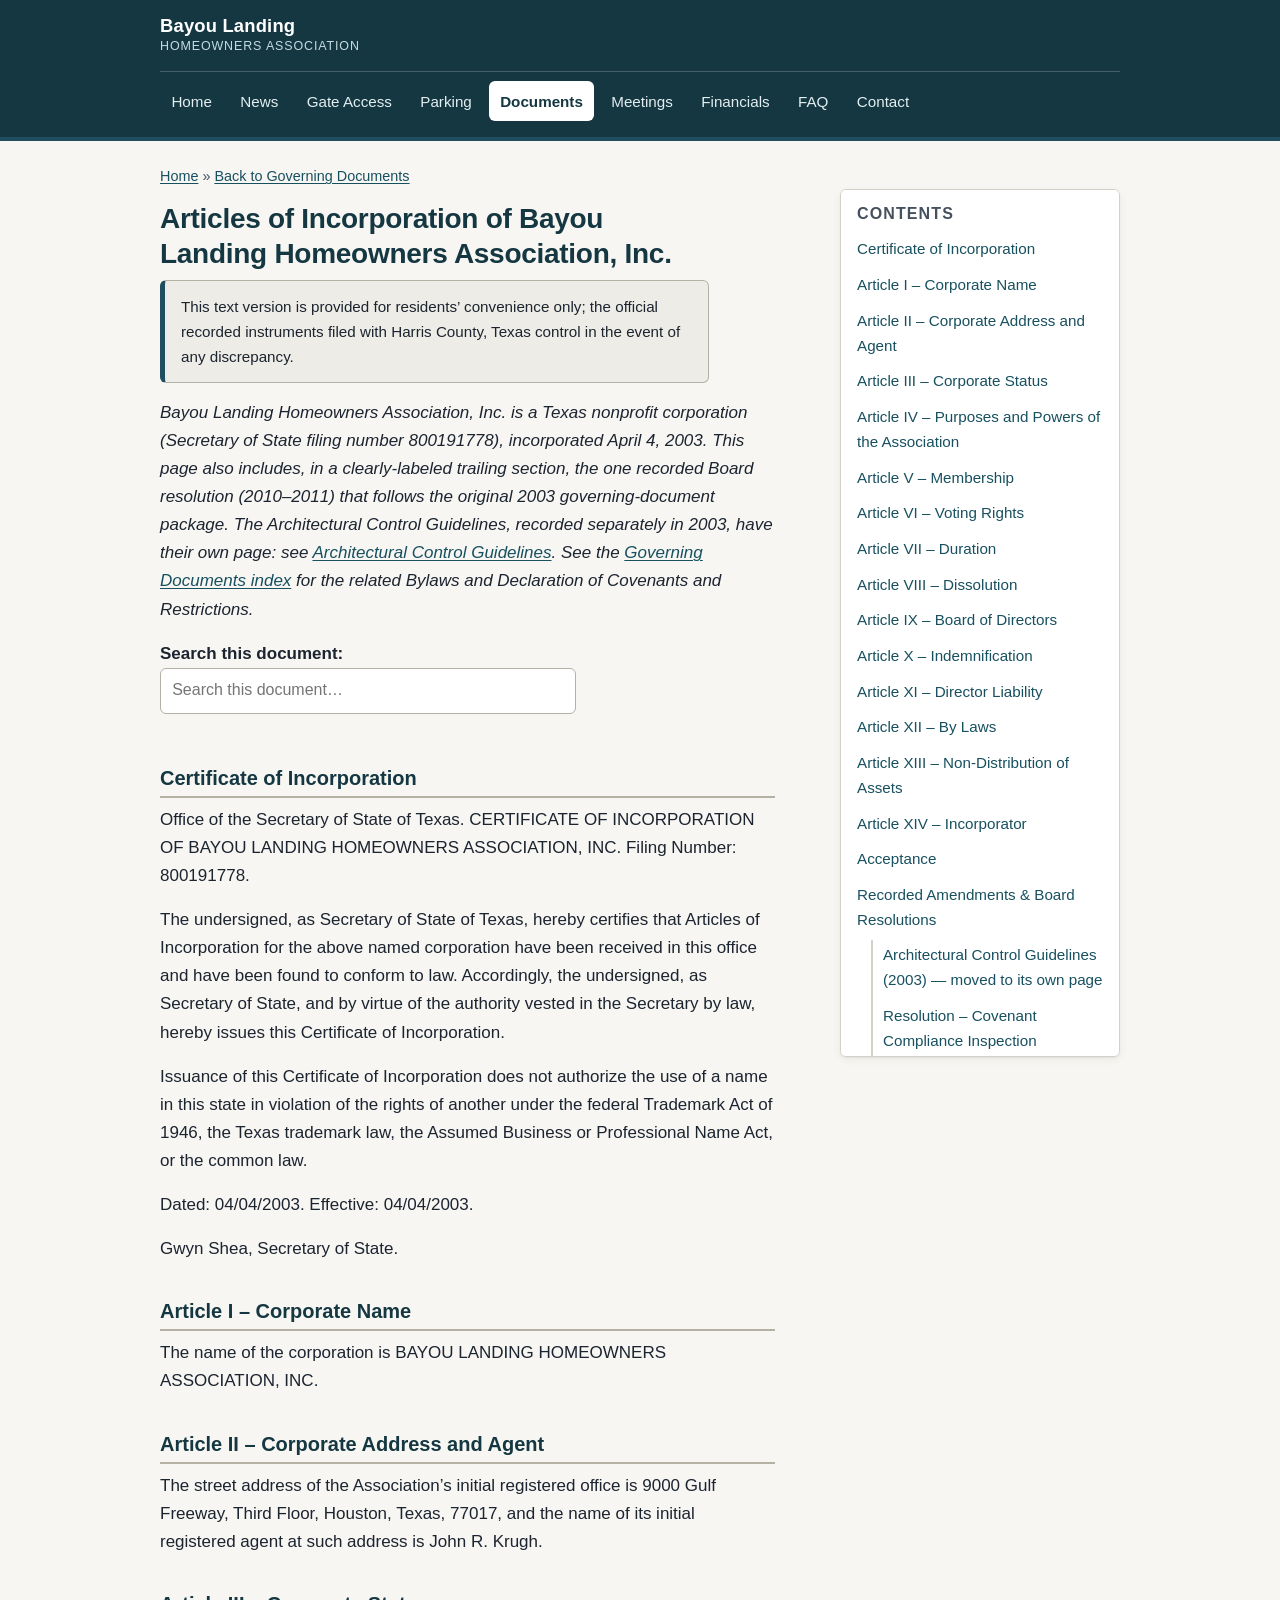
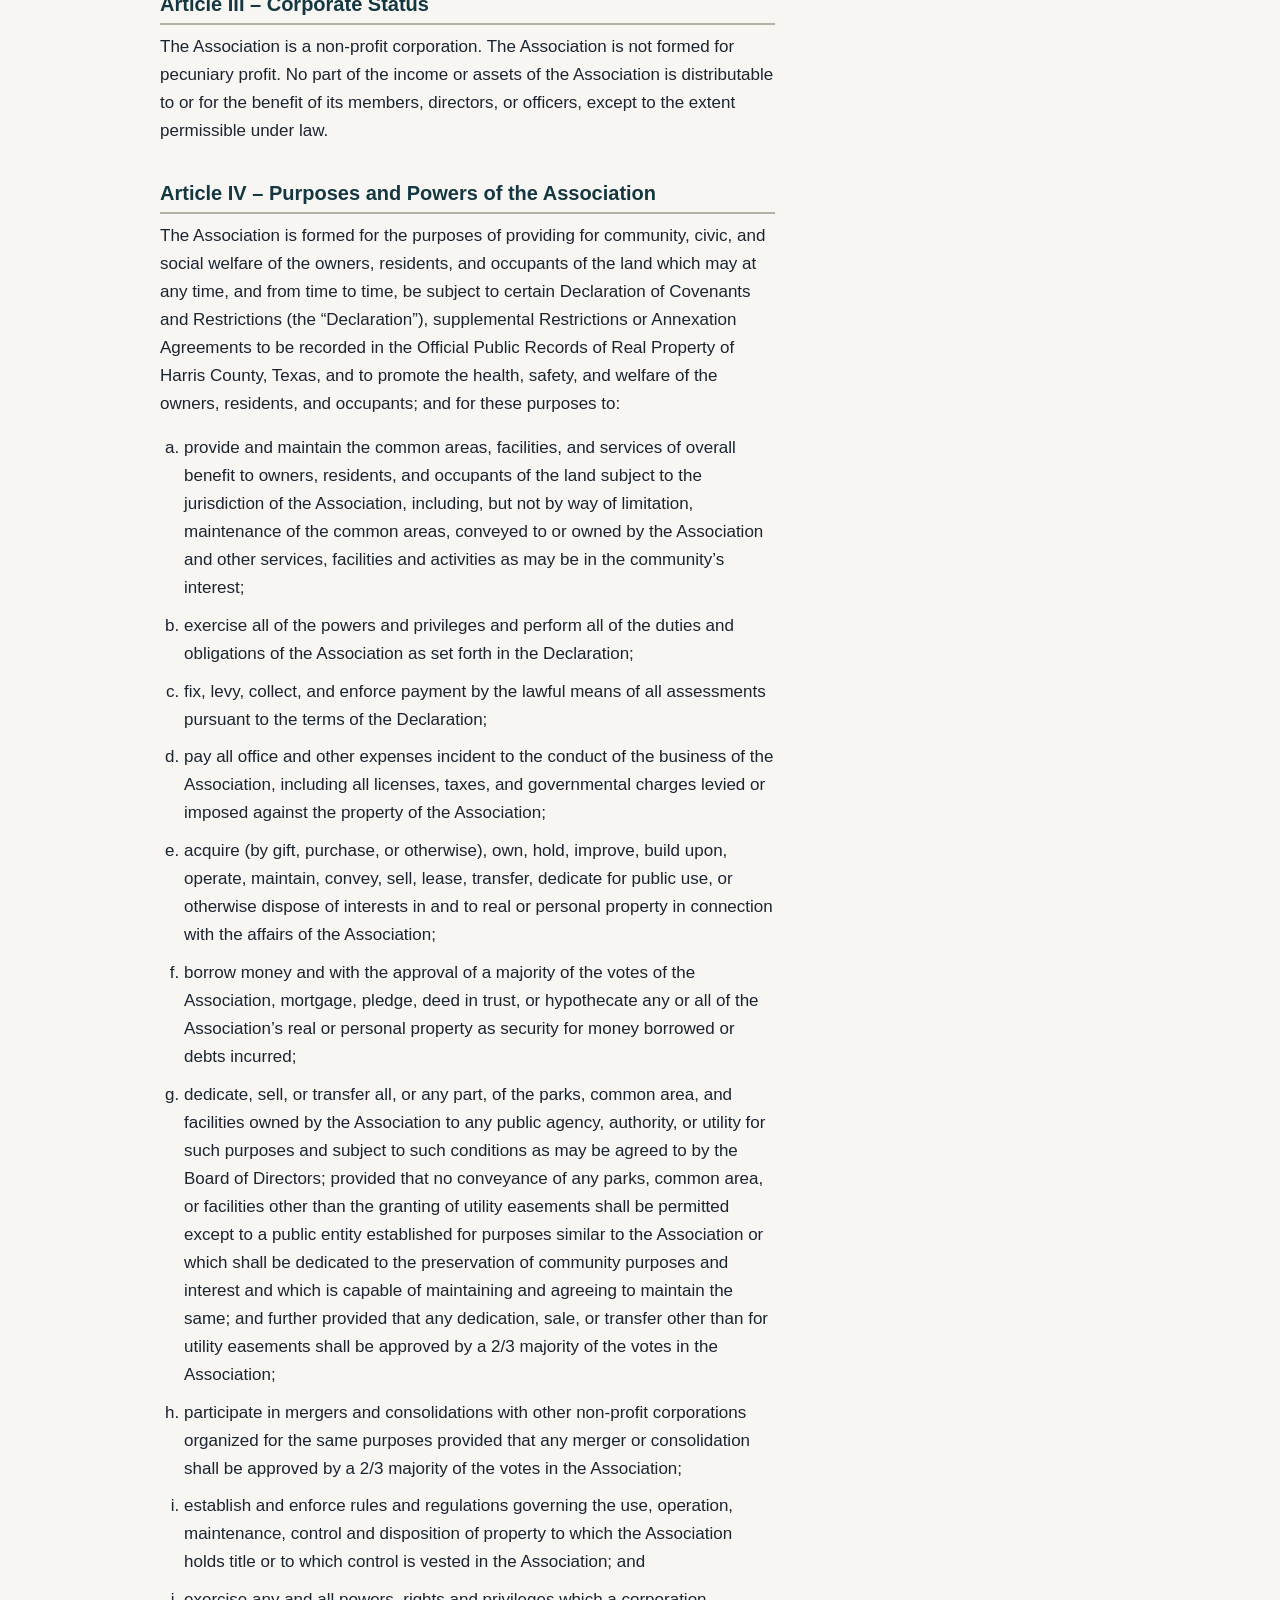
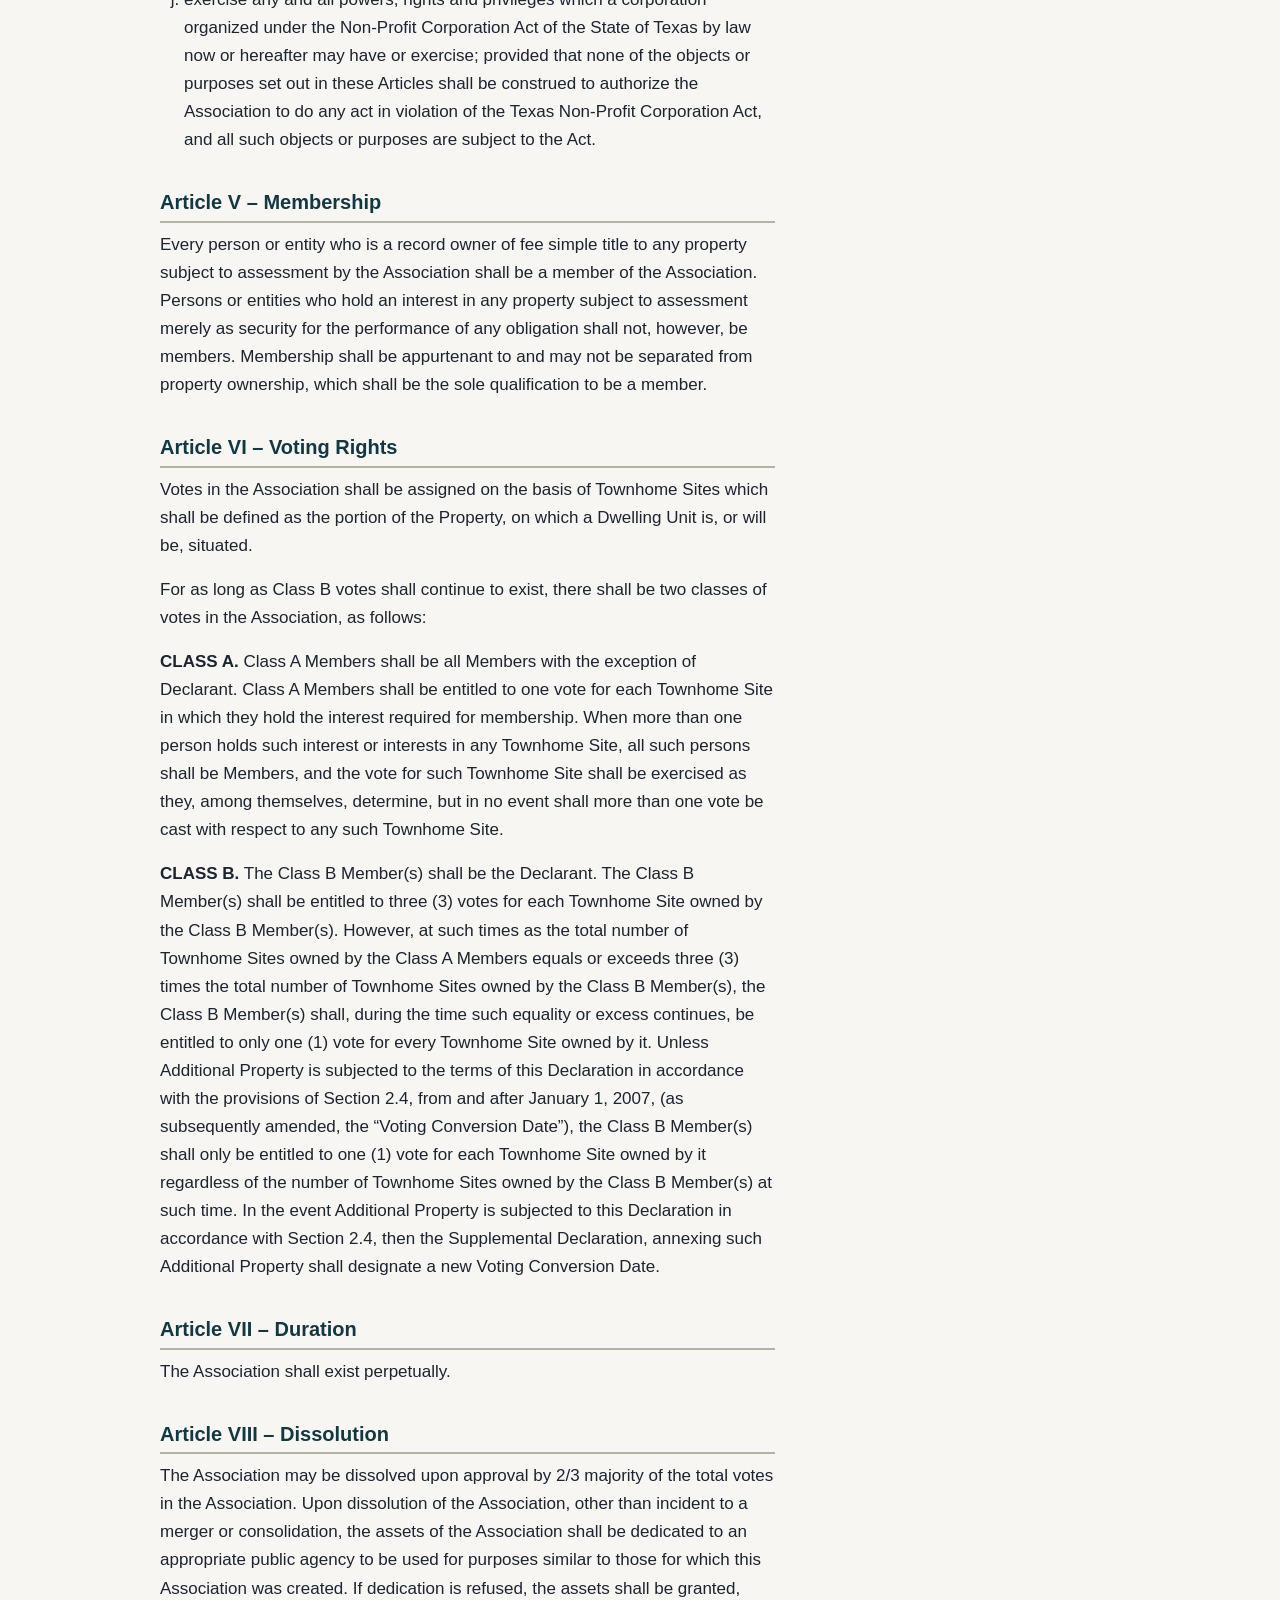
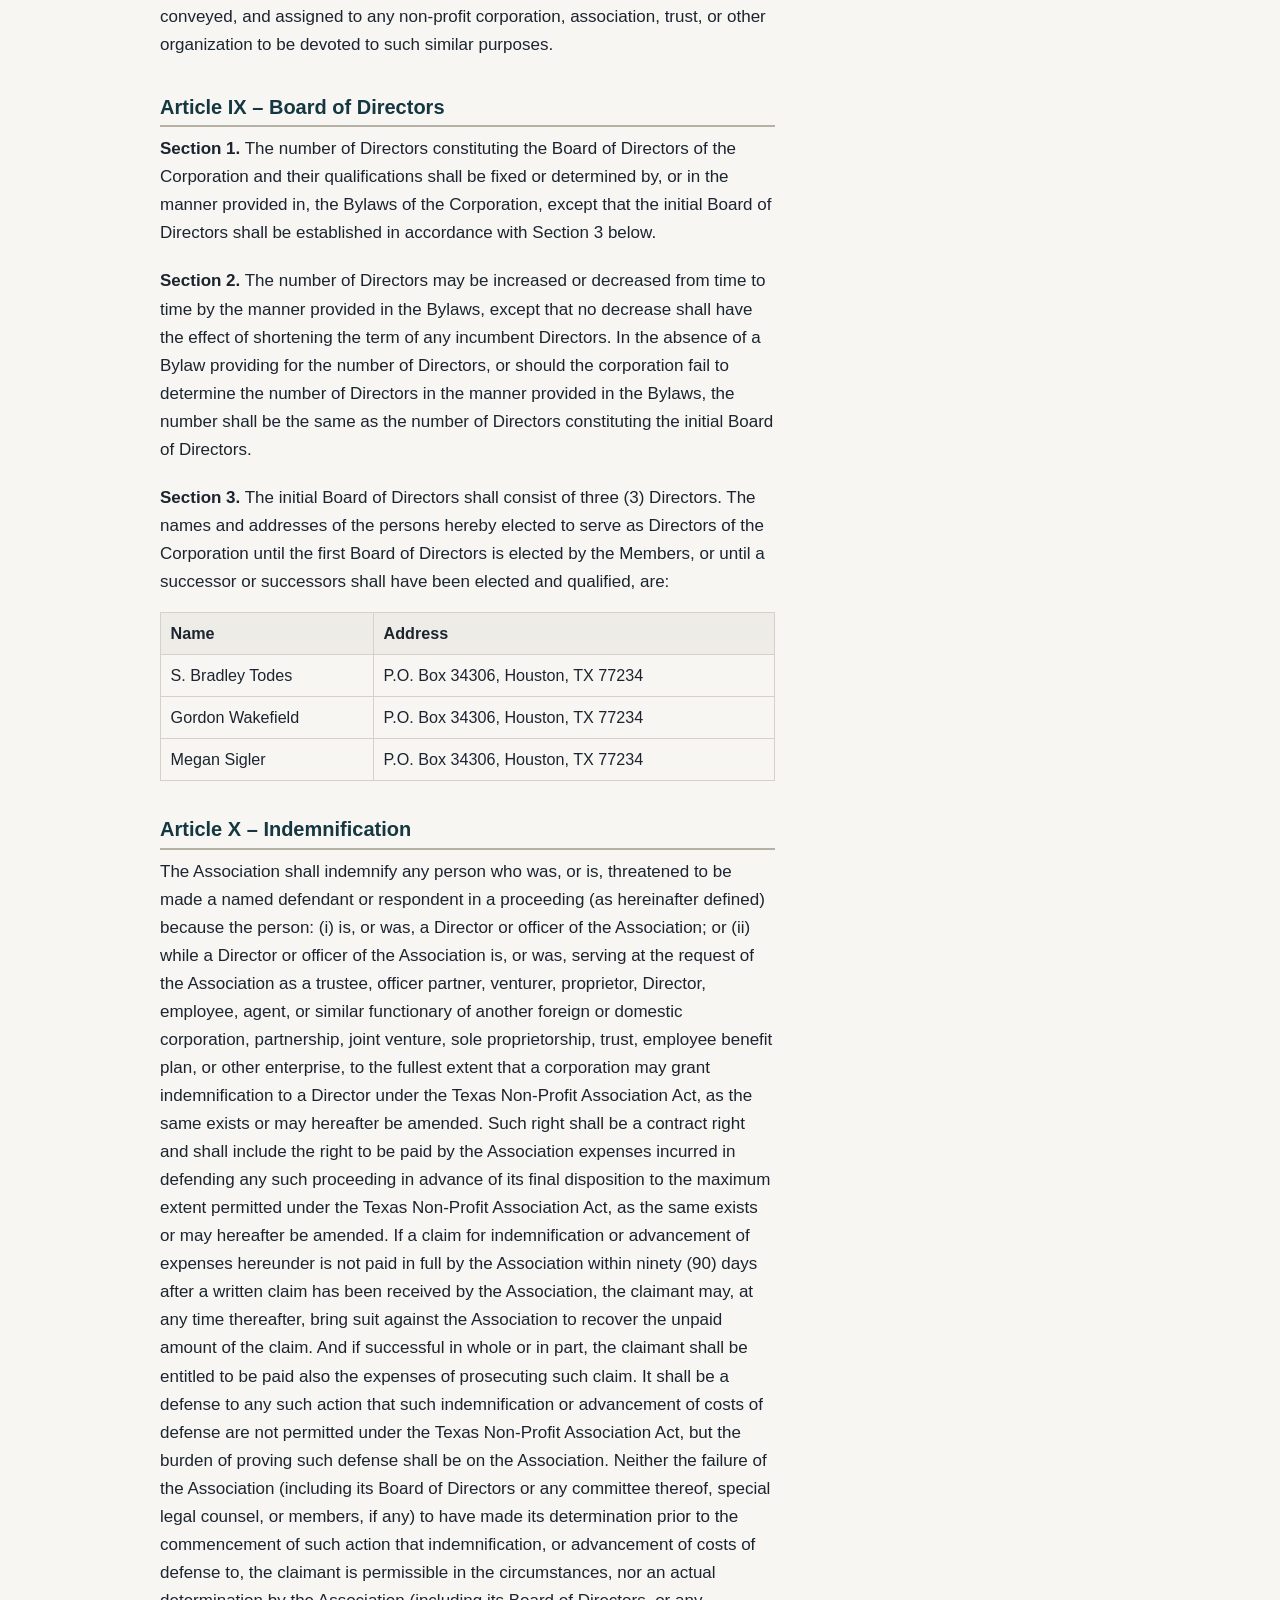
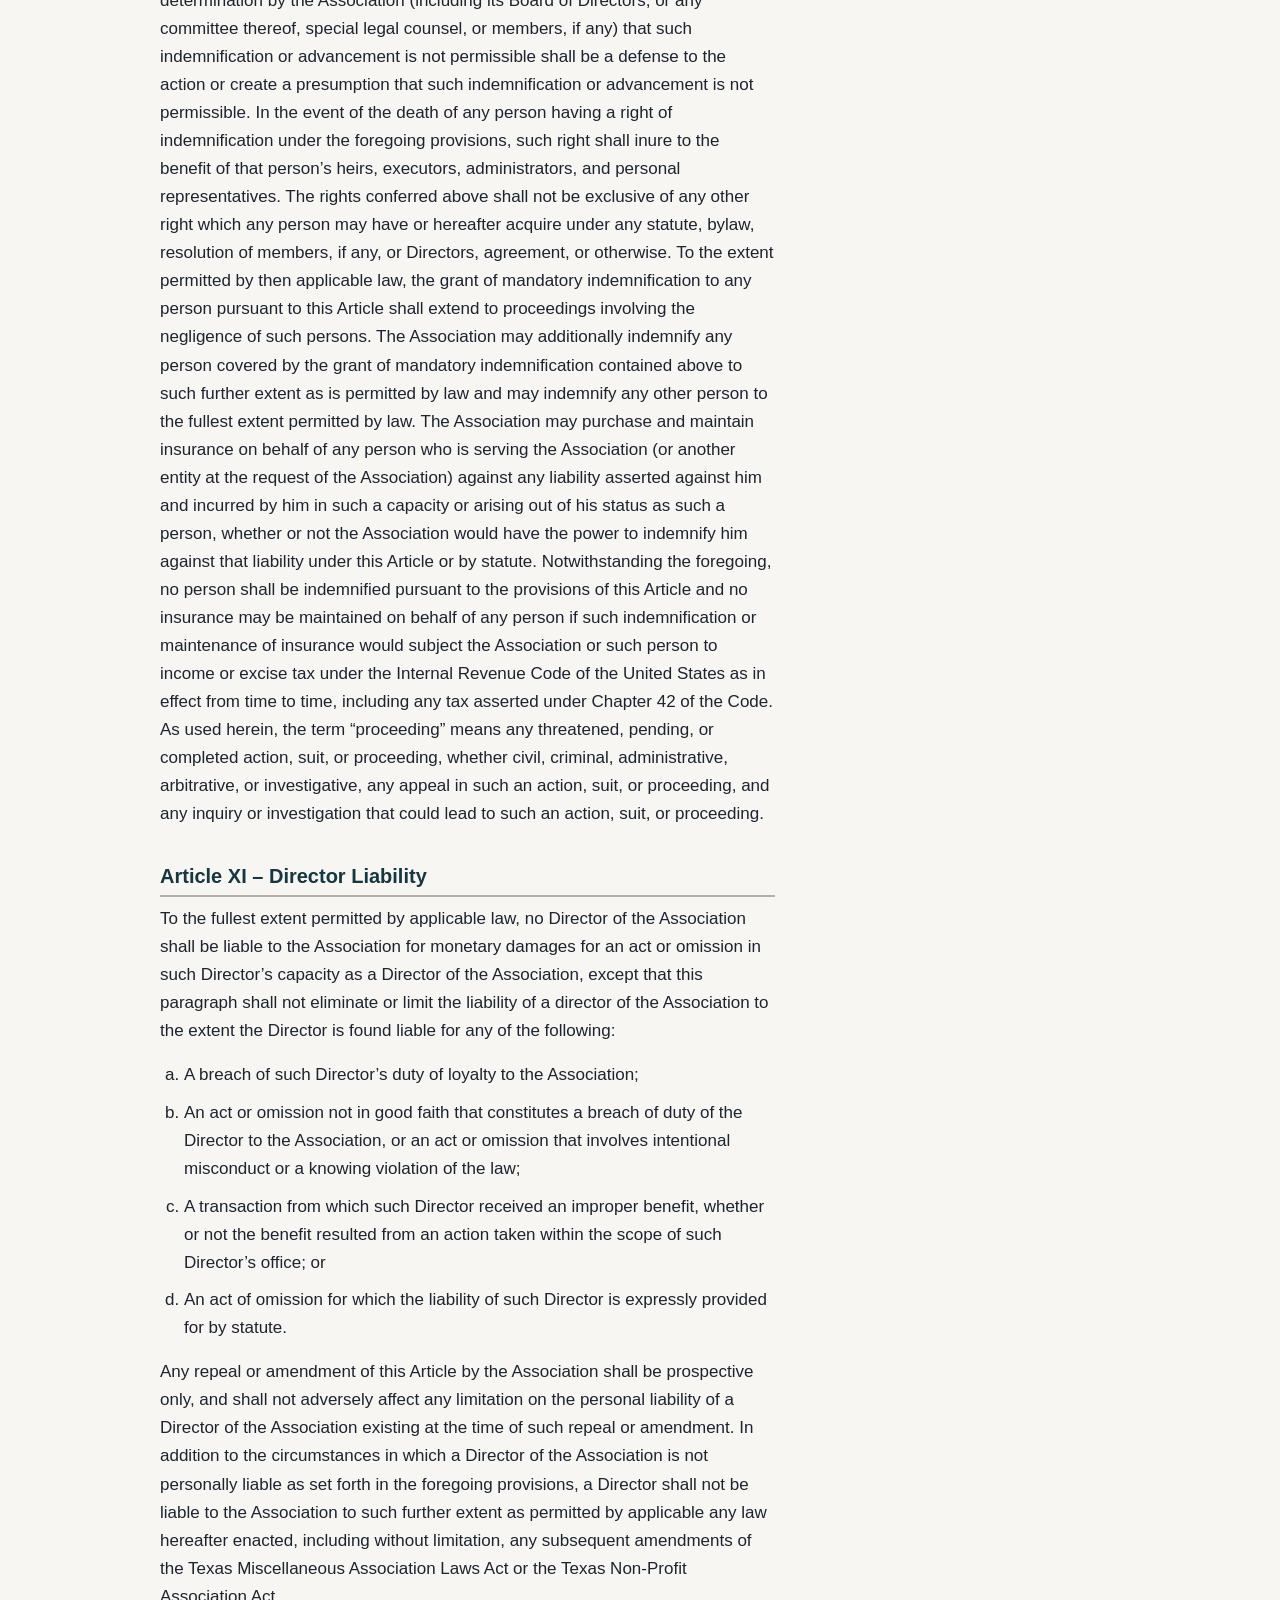
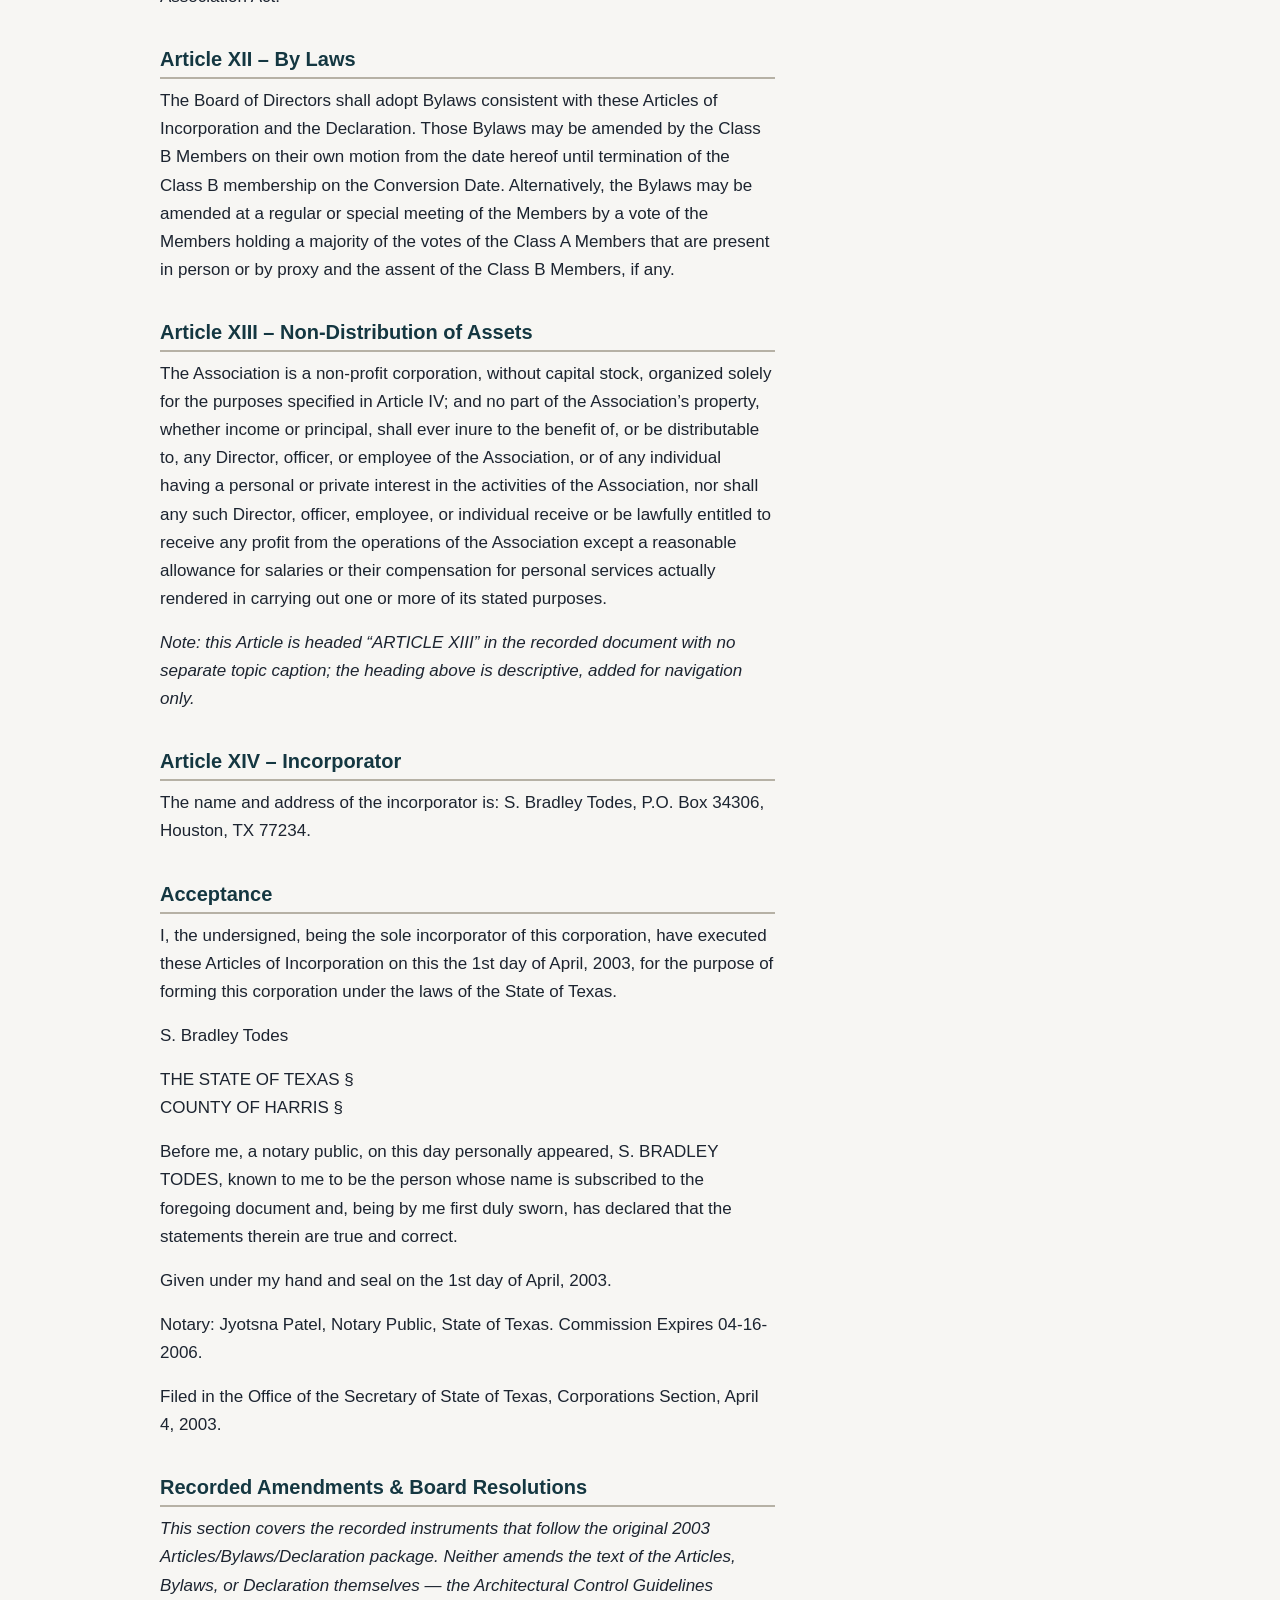
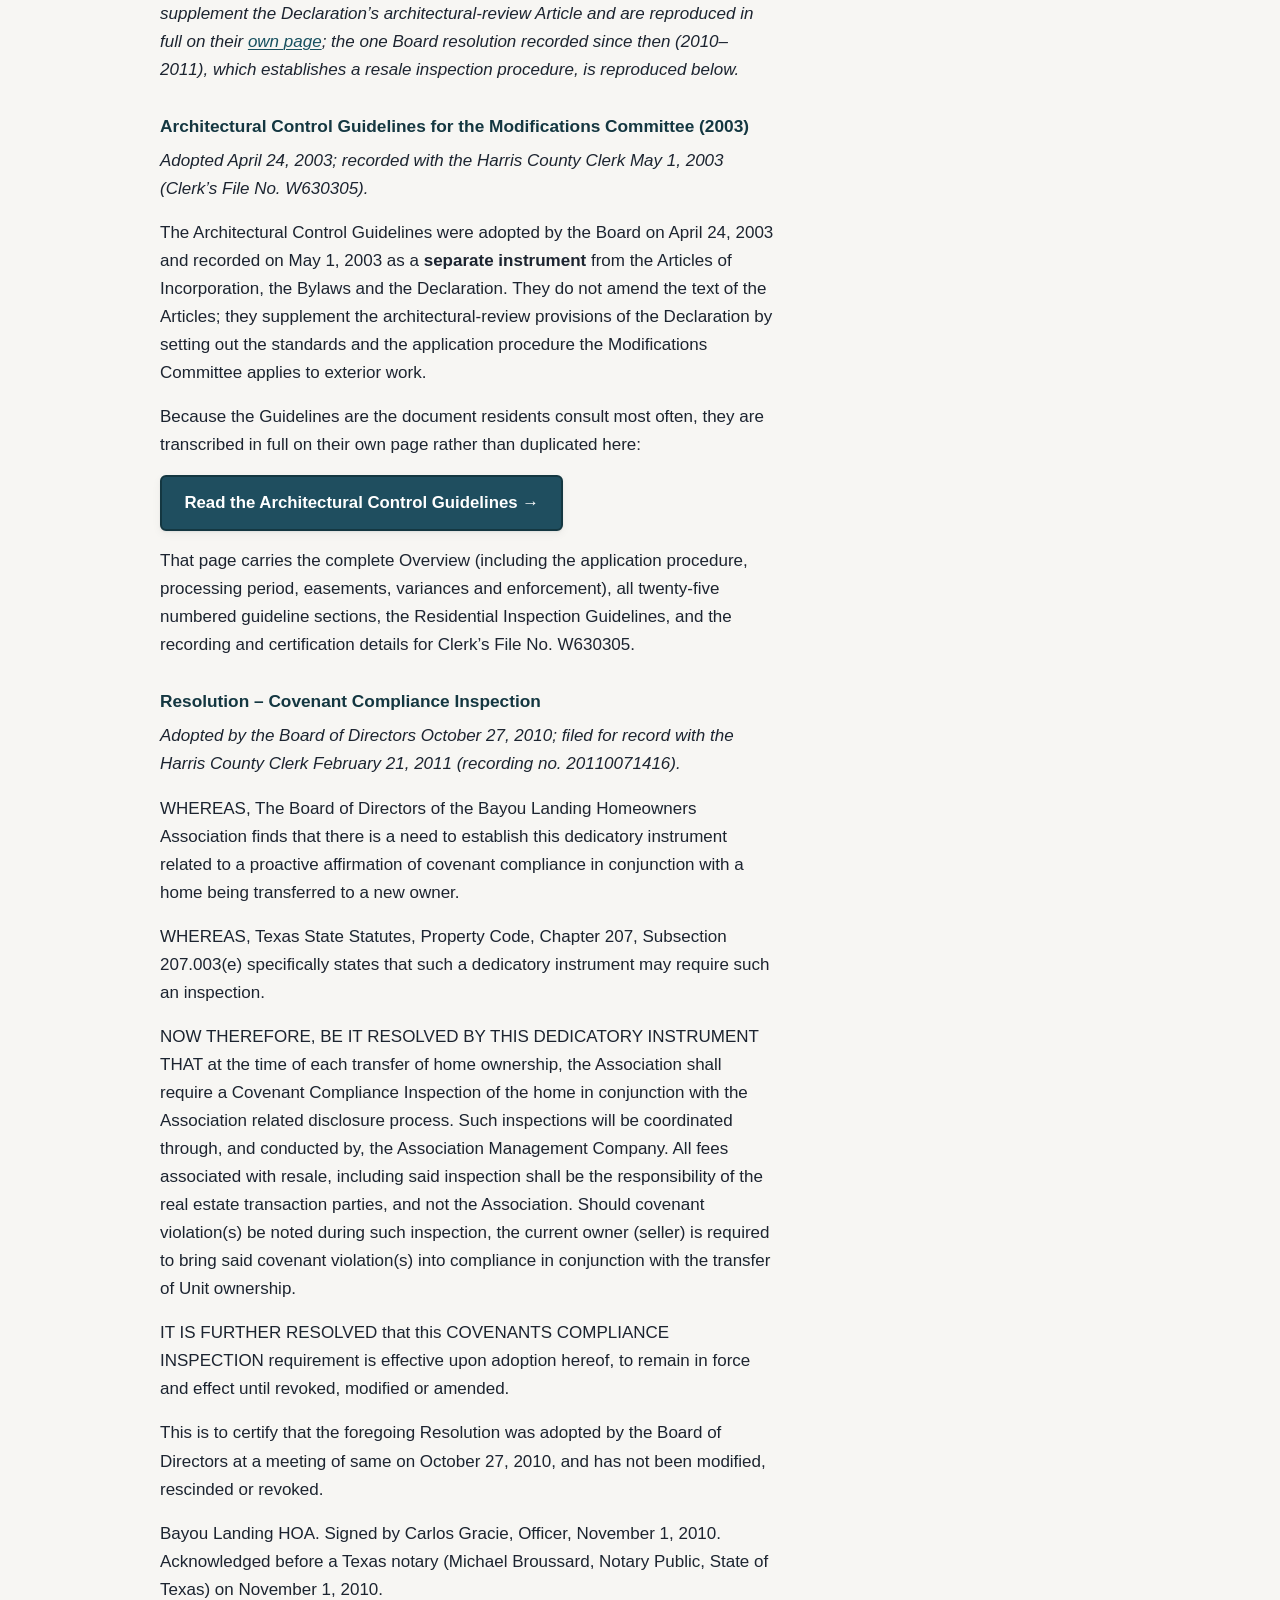
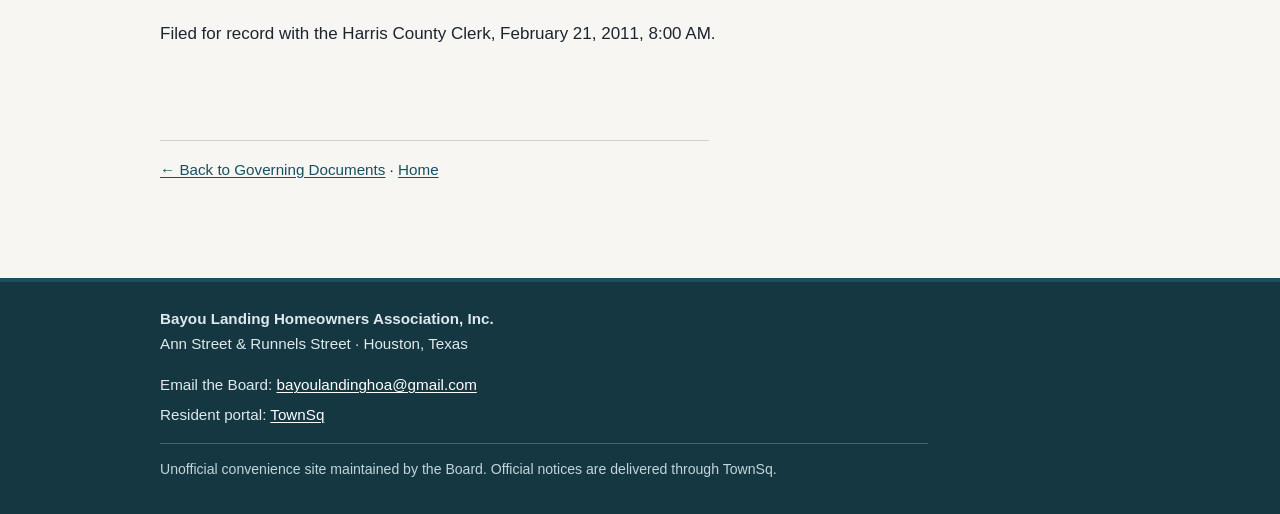
<file: site/governing/articles.html>
<!DOCTYPE html>
<html lang="en">
<head>
<meta charset="UTF-8">
<meta name="viewport" content="width=device-width, initial-scale=1">
<title>Articles of Incorporation &amp; Amendments | Bayou Landing HOA Governing Documents</title>
<meta name="description" content="Full text of the Articles of Incorporation of Bayou Landing Homeowners Association, Inc. (Texas SOS filing 800191778), plus the recorded 2010–2011 covenant compliance inspection resolution.">
<link rel="stylesheet" href="../assets/style.css">
<link rel="icon" href="/favicon.svg" type="image/svg+xml">
</head>
<body class="doc-page">

<a class="skip-link" href="#main">Skip to content</a>

<header class="site-header">
  <div class="site-header-inner">
    <a class="site-title" href="../index.html">Bayou Landing <span>Homeowners Association</span></a>
    <nav class="site-nav" aria-label="Primary">
      <ul>
        <li><a href="../index.html">Home</a></li>
        <li><a href="../notices.html">News</a></li>
        <li><a href="../gate-access.html">Gate Access</a></li>
        <li><a href="../parking.html">Parking</a></li>
        <li><a href="index.html" aria-current="page">Documents</a></li>
        <li><a href="../meetings.html">Meetings</a></li>
        <li><a href="../financials.html">Financials</a></li>
        <li><a href="../faq.html">FAQ</a></li>
        <li><a href="../contact.html">Contact</a></li>
      </ul>
    </nav>
  </div>
</header>

<main class="doc-body" id="main">

<p class="breadcrumb"><a href="../index.html">Home</a> &raquo; <a href="index.html">Back to Governing Documents</a></p>

<h1>Articles of Incorporation of Bayou Landing Homeowners Association, Inc.</h1>

<p class="doc-disclaimer">This text version is provided for residents&rsquo; convenience only; the official recorded instruments filed with Harris County, Texas control in the event of any discrepancy.</p>

<p><em>Bayou Landing Homeowners Association, Inc. is a Texas nonprofit corporation (Secretary of State filing number 800191778), incorporated April 4, 2003. This page also includes, in a clearly-labeled trailing section, the one recorded Board resolution (2010&ndash;2011) that follows the original 2003 governing-document package. The Architectural Control Guidelines, recorded separately in 2003, have their own page: see <a href="arc-guidelines.html">Architectural Control Guidelines</a>. See the <a href="index.html">Governing Documents index</a> for the related Bylaws and Declaration of Covenants and Restrictions.</em></p>

<p><label for="doc-filter"><strong>Search this document:</strong></label><br>
<input type="search" id="doc-filter" placeholder="Search this document&hellip;"></p>

<nav class="doc-toc">
<h2>Contents</h2>
<ul>
<li><a href="#certificate-of-incorporation">Certificate of Incorporation</a></li>
<li><a href="#article-i">Article I &ndash; Corporate Name</a></li>
<li><a href="#article-ii">Article II &ndash; Corporate Address and Agent</a></li>
<li><a href="#article-iii">Article III &ndash; Corporate Status</a></li>
<li><a href="#article-iv">Article IV &ndash; Purposes and Powers of the Association</a></li>
<li><a href="#article-v">Article V &ndash; Membership</a></li>
<li><a href="#article-vi">Article VI &ndash; Voting Rights</a></li>
<li><a href="#article-vii">Article VII &ndash; Duration</a></li>
<li><a href="#article-viii">Article VIII &ndash; Dissolution</a></li>
<li><a href="#article-ix">Article IX &ndash; Board of Directors</a></li>
<li><a href="#article-x">Article X &ndash; Indemnification</a></li>
<li><a href="#article-xi">Article XI &ndash; Director Liability</a></li>
<li><a href="#article-xii">Article XII &ndash; By Laws</a></li>
<li><a href="#article-xiii">Article XIII &ndash; Non-Distribution of Assets</a></li>
<li><a href="#article-xiv">Article XIV &ndash; Incorporator</a></li>
<li><a href="#acceptance">Acceptance</a></li>
<li><a href="#amendments">Recorded Amendments &amp; Board Resolutions</a>
  <ul>
  <li><a href="#amend-guidelines">Architectural Control Guidelines (2003) &mdash; moved to its own page</a></li>
  <li><a href="#amend-resolution-2011">Resolution &ndash; Covenant Compliance Inspection (2010/2011)</a></li>
  </ul>
</li>
</ul>
</nav>

<a class="toc-jump" href="#doc-start">Skip the contents and start reading &darr;</a>

<article class="doc-article" id="doc-start">

<section class="doc-section" id="certificate-of-incorporation">
<h2 class="doc-article-title">Certificate of Incorporation</h2>
<p>Office of the Secretary of State of Texas. CERTIFICATE OF INCORPORATION OF BAYOU LANDING HOMEOWNERS ASSOCIATION, INC. Filing Number: 800191778.</p>
<p>The undersigned, as Secretary of State of Texas, hereby certifies that Articles of Incorporation for the above named corporation have been received in this office and have been found to conform to law. Accordingly, the undersigned, as Secretary of State, and by virtue of the authority vested in the Secretary by law, hereby issues this Certificate of Incorporation.</p>
<p>Issuance of this Certificate of Incorporation does not authorize the use of a name in this state in violation of the rights of another under the federal Trademark Act of 1946, the Texas trademark law, the Assumed Business or Professional Name Act, or the common law.</p>
<p>Dated: 04/04/2003. Effective: 04/04/2003.</p>
<p>Gwyn Shea, Secretary of State.</p>
</section>

<section class="doc-section" id="article-i">
<h2 class="doc-article-title">Article I &ndash; Corporate Name</h2>
<p>The name of the corporation is BAYOU LANDING HOMEOWNERS ASSOCIATION, INC.</p>
</section>

<section class="doc-section" id="article-ii">
<h2 class="doc-article-title">Article II &ndash; Corporate Address and Agent</h2>
<p>The street address of the Association&rsquo;s initial registered office is 9000 Gulf Freeway, Third Floor, Houston, Texas, 77017, and the name of its initial registered agent at such address is John R. Krugh.</p>
</section>

<section class="doc-section" id="article-iii">
<h2 class="doc-article-title">Article III &ndash; Corporate Status</h2>
<p>The Association is a non-profit corporation. The Association is not formed for pecuniary profit. No part of the income or assets of the Association is distributable to or for the benefit of its members, directors, or officers, except to the extent permissible under law.</p>
</section>

<section class="doc-section" id="article-iv">
<h2 class="doc-article-title">Article IV &ndash; Purposes and Powers of the Association</h2>
<p>The Association is formed for the purposes of providing for community, civic, and social welfare of the owners, residents, and occupants of the land which may at any time, and from time to time, be subject to certain Declaration of Covenants and Restrictions (the &ldquo;Declaration&rdquo;), supplemental Restrictions or Annexation Agreements to be recorded in the Official Public Records of Real Property of Harris County, Texas, and to promote the health, safety, and welfare of the owners, residents, and occupants; and for these purposes to:</p>
<ol type="a">
<li>provide and maintain the common areas, facilities, and services of overall benefit to owners, residents, and occupants of the land subject to the jurisdiction of the Association, including, but not by way of limitation, maintenance of the common areas, conveyed to or owned by the Association and other services, facilities and activities as may be in the community&rsquo;s interest;</li>
<li>exercise all of the powers and privileges and perform all of the duties and obligations of the Association as set forth in the Declaration;</li>
<li>fix, levy, collect, and enforce payment by the lawful means of all assessments pursuant to the terms of the Declaration;</li>
<li>pay all office and other expenses incident to the conduct of the business of the Association, including all licenses, taxes, and governmental charges levied or imposed against the property of the Association;</li>
<li>acquire (by gift, purchase, or otherwise), own, hold, improve, build upon, operate, maintain, convey, sell, lease, transfer, dedicate for public use, or otherwise dispose of interests in and to real or personal property in connection with the affairs of the Association;</li>
<li>borrow money and with the approval of a majority of the votes of the Association, mortgage, pledge, deed in trust, or hypothecate any or all of the Association&rsquo;s real or personal property as security for money borrowed or debts incurred;</li>
<li>dedicate, sell, or transfer all, or any part, of the parks, common area, and facilities owned by the Association to any public agency, authority, or utility for such purposes and subject to such conditions as may be agreed to by the Board of Directors; provided that no conveyance of any parks, common area, or facilities other than the granting of utility easements shall be permitted except to a public entity established for purposes similar to the Association or which shall be dedicated to the preservation of community purposes and interest and which is capable of maintaining and agreeing to maintain the same; and further provided that any dedication, sale, or transfer other than for utility easements shall be approved by a 2/3 majority of the votes in the Association;</li>
<li>participate in mergers and consolidations with other non-profit corporations organized for the same purposes provided that any merger or consolidation shall be approved by a 2/3 majority of the votes in the Association;</li>
<li>establish and enforce rules and regulations governing the use, operation, maintenance, control and disposition of property to which the Association holds title or to which control is vested in the Association; and</li>
<li>exercise any and all powers, rights and privileges which a corporation organized under the Non-Profit Corporation Act of the State of Texas by law now or hereafter may have or exercise; provided that none of the objects or purposes set out in these Articles shall be construed to authorize the Association to do any act in violation of the Texas Non-Profit Corporation Act, and all such objects or purposes are subject to the Act.</li>
</ol>
</section>

<section class="doc-section" id="article-v">
<h2 class="doc-article-title">Article V &ndash; Membership</h2>
<p>Every person or entity who is a record owner of fee simple title to any property subject to assessment by the Association shall be a member of the Association. Persons or entities who hold an interest in any property subject to assessment merely as security for the performance of any obligation shall not, however, be members. Membership shall be appurtenant to and may not be separated from property ownership, which shall be the sole qualification to be a member.</p>
</section>

<section class="doc-section" id="article-vi">
<h2 class="doc-article-title">Article VI &ndash; Voting Rights</h2>
<p>Votes in the Association shall be assigned on the basis of Townhome Sites which shall be defined as the portion of the Property, on which a Dwelling Unit is, or will be, situated.</p>
<p>For as long as Class B votes shall continue to exist, there shall be two classes of votes in the Association, as follows:</p>
<p><strong>CLASS A.</strong> Class A Members shall be all Members with the exception of Declarant. Class A Members shall be entitled to one vote for each Townhome Site in which they hold the interest required for membership. When more than one person holds such interest or interests in any Townhome Site, all such persons shall be Members, and the vote for such Townhome Site shall be exercised as they, among themselves, determine, but in no event shall more than one vote be cast with respect to any such Townhome Site.</p>
<p><strong>CLASS B.</strong> The Class B Member(s) shall be the Declarant. The Class B Member(s) shall be entitled to three (3) votes for each Townhome Site owned by the Class B Member(s). However, at such times as the total number of Townhome Sites owned by the Class A Members equals or exceeds three (3) times the total number of Townhome Sites owned by the Class B Member(s), the Class B Member(s) shall, during the time such equality or excess continues, be entitled to only one (1) vote for every Townhome Site owned by it. Unless Additional Property is subjected to the terms of this Declaration in accordance with the provisions of Section 2.4, from and after January 1, 2007, (as subsequently amended, the &ldquo;Voting Conversion Date&rdquo;), the Class B Member(s) shall only be entitled to one (1) vote for each Townhome Site owned by it regardless of the number of Townhome Sites owned by the Class B Member(s) at such time. In the event Additional Property is subjected to this Declaration in accordance with Section 2.4, then the Supplemental Declaration, annexing such Additional Property shall designate a new Voting Conversion Date.</p>
</section>

<section class="doc-section" id="article-vii">
<h2 class="doc-article-title">Article VII &ndash; Duration</h2>
<p>The Association shall exist perpetually.</p>
</section>

<section class="doc-section" id="article-viii">
<h2 class="doc-article-title">Article VIII &ndash; Dissolution</h2>
<p>The Association may be dissolved upon approval by 2/3 majority of the total votes in the Association. Upon dissolution of the Association, other than incident to a merger or consolidation, the assets of the Association shall be dedicated to an appropriate public agency to be used for purposes similar to those for which this Association was created. If dedication is refused, the assets shall be granted, conveyed, and assigned to any non-profit corporation, association, trust, or other organization to be devoted to such similar purposes.</p>
</section>

<section class="doc-section" id="article-ix">
<h2 class="doc-article-title">Article IX &ndash; Board of Directors</h2>
<div class="doc-section" id="article-ix-sec-1"><p><strong>Section 1.</strong> The number of Directors constituting the Board of Directors of the Corporation and their qualifications shall be fixed or determined by, or in the manner provided in, the Bylaws of the Corporation, except that the initial Board of Directors shall be established in accordance with Section 3 below.</p></div>
<div class="doc-section" id="article-ix-sec-2"><p><strong>Section 2.</strong> The number of Directors may be increased or decreased from time to time by the manner provided in the Bylaws, except that no decrease shall have the effect of shortening the term of any incumbent Directors. In the absence of a Bylaw providing for the number of Directors, or should the corporation fail to determine the number of Directors in the manner provided in the Bylaws, the number shall be the same as the number of Directors constituting the initial Board of Directors.</p></div>
<div class="doc-section" id="article-ix-sec-3">
<p><strong>Section 3.</strong> The initial Board of Directors shall consist of three (3) Directors. The names and addresses of the persons hereby elected to serve as Directors of the Corporation until the first Board of Directors is elected by the Members, or until a successor or successors shall have been elected and qualified, are:</p>
<table>
<thead><tr><th>Name</th><th>Address</th></tr></thead>
<tbody>
<tr><td>S. Bradley Todes</td><td>P.O. Box 34306, Houston, TX 77234</td></tr>
<tr><td>Gordon Wakefield</td><td>P.O. Box 34306, Houston, TX 77234</td></tr>
<tr><td>Megan Sigler</td><td>P.O. Box 34306, Houston, TX 77234</td></tr>
</tbody>
</table>
</div>
</section>

<section class="doc-section" id="article-x">
<h2 class="doc-article-title">Article X &ndash; Indemnification</h2>
<p>The Association shall indemnify any person who was, or is, threatened to be made a named defendant or respondent in a proceeding (as hereinafter defined) because the person: (i) is, or was, a Director or officer of the Association; or (ii) while a Director or officer of the Association is, or was, serving at the request of the Association as a trustee, officer partner, venturer, proprietor, Director, employee, agent, or similar functionary of another foreign or domestic corporation, partnership, joint venture, sole proprietorship, trust, employee benefit plan, or other enterprise, to the fullest extent that a corporation may grant indemnification to a Director under the Texas Non-Profit Association Act, as the same exists or may hereafter be amended. Such right shall be a contract right and shall include the right to be paid by the Association expenses incurred in defending any such proceeding in advance of its final disposition to the maximum extent permitted under the Texas Non-Profit Association Act, as the same exists or may hereafter be amended. If a claim for indemnification or advancement of expenses hereunder is not paid in full by the Association within ninety (90) days after a written claim has been received by the Association, the claimant may, at any time thereafter, bring suit against the Association to recover the unpaid amount of the claim. And if successful in whole or in part, the claimant shall be entitled to be paid also the expenses of prosecuting such claim. It shall be a defense to any such action that such indemnification or advancement of costs of defense are not permitted under the Texas Non-Profit Association Act, but the burden of proving such defense shall be on the Association. Neither the failure of the Association (including its Board of Directors or any committee thereof, special legal counsel, or members, if any) to have made its determination prior to the commencement of such action that indemnification, or advancement of costs of defense to, the claimant is permissible in the circumstances, nor an actual determination by the Association (including its Board of Directors, or any committee thereof, special legal counsel, or members, if any) that such indemnification or advancement is not permissible shall be a defense to the action or create a presumption that such indemnification or advancement is not permissible. In the event of the death of any person having a right of indemnification under the foregoing provisions, such right shall inure to the benefit of that person&rsquo;s heirs, executors, administrators, and personal representatives. The rights conferred above shall not be exclusive of any other right which any person may have or hereafter acquire under any statute, bylaw, resolution of members, if any, or Directors, agreement, or otherwise. To the extent permitted by then applicable law, the grant of mandatory indemnification to any person pursuant to this Article shall extend to proceedings involving the negligence of such persons. The Association may additionally indemnify any person covered by the grant of mandatory indemnification contained above to such further extent as is permitted by law and may indemnify any other person to the fullest extent permitted by law. The Association may purchase and maintain insurance on behalf of any person who is serving the Association (or another entity at the request of the Association) against any liability asserted against him and incurred by him in such a capacity or arising out of his status as such a person, whether or not the Association would have the power to indemnify him against that liability under this Article or by statute. Notwithstanding the foregoing, no person shall be indemnified pursuant to the provisions of this Article and no insurance may be maintained on behalf of any person if such indemnification or maintenance of insurance would subject the Association or such person to income or excise tax under the Internal Revenue Code of the United States as in effect from time to time, including any tax asserted under Chapter 42 of the Code. As used herein, the term &ldquo;proceeding&rdquo; means any threatened, pending, or completed action, suit, or proceeding, whether civil, criminal, administrative, arbitrative, or investigative, any appeal in such an action, suit, or proceeding, and any inquiry or investigation that could lead to such an action, suit, or proceeding.</p>
</section>

<section class="doc-section" id="article-xi">
<h2 class="doc-article-title">Article XI &ndash; Director Liability</h2>
<p>To the fullest extent permitted by applicable law, no Director of the Association shall be liable to the Association for monetary damages for an act or omission in such Director&rsquo;s capacity as a Director of the Association, except that this paragraph shall not eliminate or limit the liability of a director of the Association to the extent the Director is found liable for any of the following:</p>
<ol type="a">
<li>A breach of such Director&rsquo;s duty of loyalty to the Association;</li>
<li>An act or omission not in good faith that constitutes a breach of duty of the Director to the Association, or an act or omission that involves intentional misconduct or a knowing violation of the law;</li>
<li>A transaction from which such Director received an improper benefit, whether or not the benefit resulted from an action taken within the scope of such Director&rsquo;s office; or</li>
<li>An act of omission for which the liability of such Director is expressly provided for by statute.</li>
</ol>
<p>Any repeal or amendment of this Article by the Association shall be prospective only, and shall not adversely affect any limitation on the personal liability of a Director of the Association existing at the time of such repeal or amendment. In addition to the circumstances in which a Director of the Association is not personally liable as set forth in the foregoing provisions, a Director shall not be liable to the Association to such further extent as permitted by applicable any law hereafter enacted, including without limitation, any subsequent amendments of the Texas Miscellaneous Association Laws Act or the Texas Non-Profit Association Act.</p>
</section>

<section class="doc-section" id="article-xii">
<h2 class="doc-article-title">Article XII &ndash; By Laws</h2>
<p>The Board of Directors shall adopt Bylaws consistent with these Articles of Incorporation and the Declaration. Those Bylaws may be amended by the Class B Members on their own motion from the date hereof until termination of the Class B membership on the Conversion Date. Alternatively, the Bylaws may be amended at a regular or special meeting of the Members by a vote of the Members holding a majority of the votes of the Class A Members that are present in person or by proxy and the assent of the Class B Members, if any.</p>
</section>

<section class="doc-section" id="article-xiii">
<h2 class="doc-article-title">Article XIII &ndash; Non-Distribution of Assets</h2>
<p>The Association is a non-profit corporation, without capital stock, organized solely for the purposes specified in Article IV; and no part of the Association&rsquo;s property, whether income or principal, shall ever inure to the benefit of, or be distributable to, any Director, officer, or employee of the Association, or of any individual having a personal or private interest in the activities of the Association, nor shall any such Director, officer, employee, or individual receive or be lawfully entitled to receive any profit from the operations of the Association except a reasonable allowance for salaries or their compensation for personal services actually rendered in carrying out one or more of its stated purposes.</p>
<p><em>Note: this Article is headed &ldquo;ARTICLE XIII&rdquo; in the recorded document with no separate topic caption; the heading above is descriptive, added for navigation only.</em></p>
</section>

<section class="doc-section" id="article-xiv">
<h2 class="doc-article-title">Article XIV &ndash; Incorporator</h2>
<p>The name and address of the incorporator is: S. Bradley Todes, P.O. Box 34306, Houston, TX 77234.</p>
</section>

<section class="doc-section" id="acceptance">
<h2 class="doc-article-title">Acceptance</h2>
<p>I, the undersigned, being the sole incorporator of this corporation, have executed these Articles of Incorporation on this the 1st day of April, 2003, for the purpose of forming this corporation under the laws of the State of Texas.</p>
<p>S. Bradley Todes</p>
<p>THE STATE OF TEXAS &sect;<br>COUNTY OF HARRIS &sect;</p>
<p>Before me, a notary public, on this day personally appeared, S. BRADLEY TODES, known to me to be the person whose name is subscribed to the foregoing document and, being by me first duly sworn, has declared that the statements therein are true and correct.</p>
<p>Given under my hand and seal on the 1st day of April, 2003.</p>
<p>Notary: Jyotsna Patel, Notary Public, State of Texas. Commission Expires 04-16-2006.</p>
<p>Filed in the Office of the Secretary of State of Texas, Corporations Section, April 4, 2003.</p>
</section>

<section class="doc-section" id="amendments">
<h2 class="doc-article-title">Recorded Amendments &amp; Board Resolutions</h2>
<p><em>This section covers the recorded instruments that follow the original 2003 Articles/Bylaws/Declaration package. Neither amends the text of the Articles, Bylaws, or Declaration themselves &mdash; the Architectural Control Guidelines supplement the Declaration&rsquo;s architectural-review Article and are reproduced in full on their <a href="arc-guidelines.html">own page</a>; the one Board resolution recorded since then (2010&ndash;2011), which establishes a resale inspection procedure, is reproduced below.</em></p>

<section class="doc-section" id="amend-guidelines">
<h3>Architectural Control Guidelines for the Modifications Committee (2003)</h3>
<p><em>Adopted April 24, 2003; recorded with the Harris County Clerk May 1, 2003 (Clerk&rsquo;s File No. W630305).</em></p>
<p>The Architectural Control Guidelines were adopted by the Board on April 24, 2003 and recorded on May 1, 2003 as a <strong>separate instrument</strong> from the Articles of Incorporation, the Bylaws and the Declaration. They do not amend the text of the Articles; they supplement the architectural-review provisions of the Declaration by setting out the standards and the application procedure the Modifications Committee applies to exterior work.</p>
<p>Because the Guidelines are the document residents consult most often, they are transcribed in full on their own page rather than duplicated here:</p>
<p><a class="btn" href="arc-guidelines.html">Read the Architectural Control Guidelines &rarr;</a></p>
<p>That page carries the complete Overview (including the application procedure, processing period, easements, variances and enforcement), all twenty-five numbered guideline sections, the Residential Inspection Guidelines, and the recording and certification details for Clerk&rsquo;s File No. W630305.</p>
</section>

<section class="doc-section" id="amend-resolution-2011">
<h3>Resolution &ndash; Covenant Compliance Inspection</h3>
<p><em>Adopted by the Board of Directors October 27, 2010; filed for record with the Harris County Clerk February 21, 2011 (recording no. 20110071416).</em></p>
<p>WHEREAS, The Board of Directors of the Bayou Landing Homeowners Association finds that there is a need to establish this dedicatory instrument related to a proactive affirmation of covenant compliance in conjunction with a home being transferred to a new owner.</p>
<p>WHEREAS, Texas State Statutes, Property Code, Chapter 207, Subsection 207.003(e) specifically states that such a dedicatory instrument may require such an inspection.</p>
<p>NOW THEREFORE, BE IT RESOLVED BY THIS DEDICATORY INSTRUMENT THAT at the time of each transfer of home ownership, the Association shall require a Covenant Compliance Inspection of the home in conjunction with the Association related disclosure process. Such inspections will be coordinated through, and conducted by, the Association Management Company. All fees associated with resale, including said inspection shall be the responsibility of the real estate transaction parties, and not the Association. Should covenant violation(s) be noted during such inspection, the current owner (seller) is required to bring said covenant violation(s) into compliance in conjunction with the transfer of Unit ownership.</p>
<p>IT IS FURTHER RESOLVED that this COVENANTS COMPLIANCE INSPECTION requirement is effective upon adoption hereof, to remain in force and effect until revoked, modified or amended.</p>
<p>This is to certify that the foregoing Resolution was adopted by the Board of Directors at a meeting of same on October 27, 2010, and has not been modified, rescinded or revoked.</p>
<p>Bayou Landing HOA. Signed by Carlos Gracie, Officer, November 1, 2010. Acknowledged before a Texas notary (Michael Broussard, Notary Public, State of Texas) on November 1, 2010.</p>
<p>Filed for record with the Harris County Clerk, February 21, 2011, 8:00 AM.</p>
</section>

</section>

</article>

<p class="doc-backlinks"><a href="index.html">&larr; Back to Governing Documents</a> &middot; <a href="../index.html">Home</a></p>

</main>

<footer class="site-footer">
  <div class="site-footer-inner">
    <p><strong>Bayou Landing Homeowners Association, Inc.</strong><br>
    Ann Street &amp; Runnels Street &middot; Houston, Texas</p>
    <ul class="site-footer-links">
      <li>Email the Board: <a href="mailto:bayoulandinghoa@gmail.com">bayoulandinghoa@gmail.com</a></li>
      <li>Resident portal: <a href="https://app.townsq.io/w/5a4e1e144054ca13879db846/homepage">TownSq</a></li>
    </ul>
    <p class="site-footer-note">Unofficial convenience site maintained by the Board. Official notices are delivered through TownSq.</p>
  </div>
</footer>

<script>
(function () {
  var input = document.getElementById('doc-filter');
  var sections = document.querySelectorAll('.doc-section');
  input.addEventListener('input', function () {
    var q = input.value.trim().toLowerCase();
    sections.forEach(function (sec) {
      var text = sec.textContent.toLowerCase();
      sec.style.display = (q === '' || text.indexOf(q) !== -1) ? '' : 'none';
    });
  });
})();
</script>

</body>
</html>
</file>
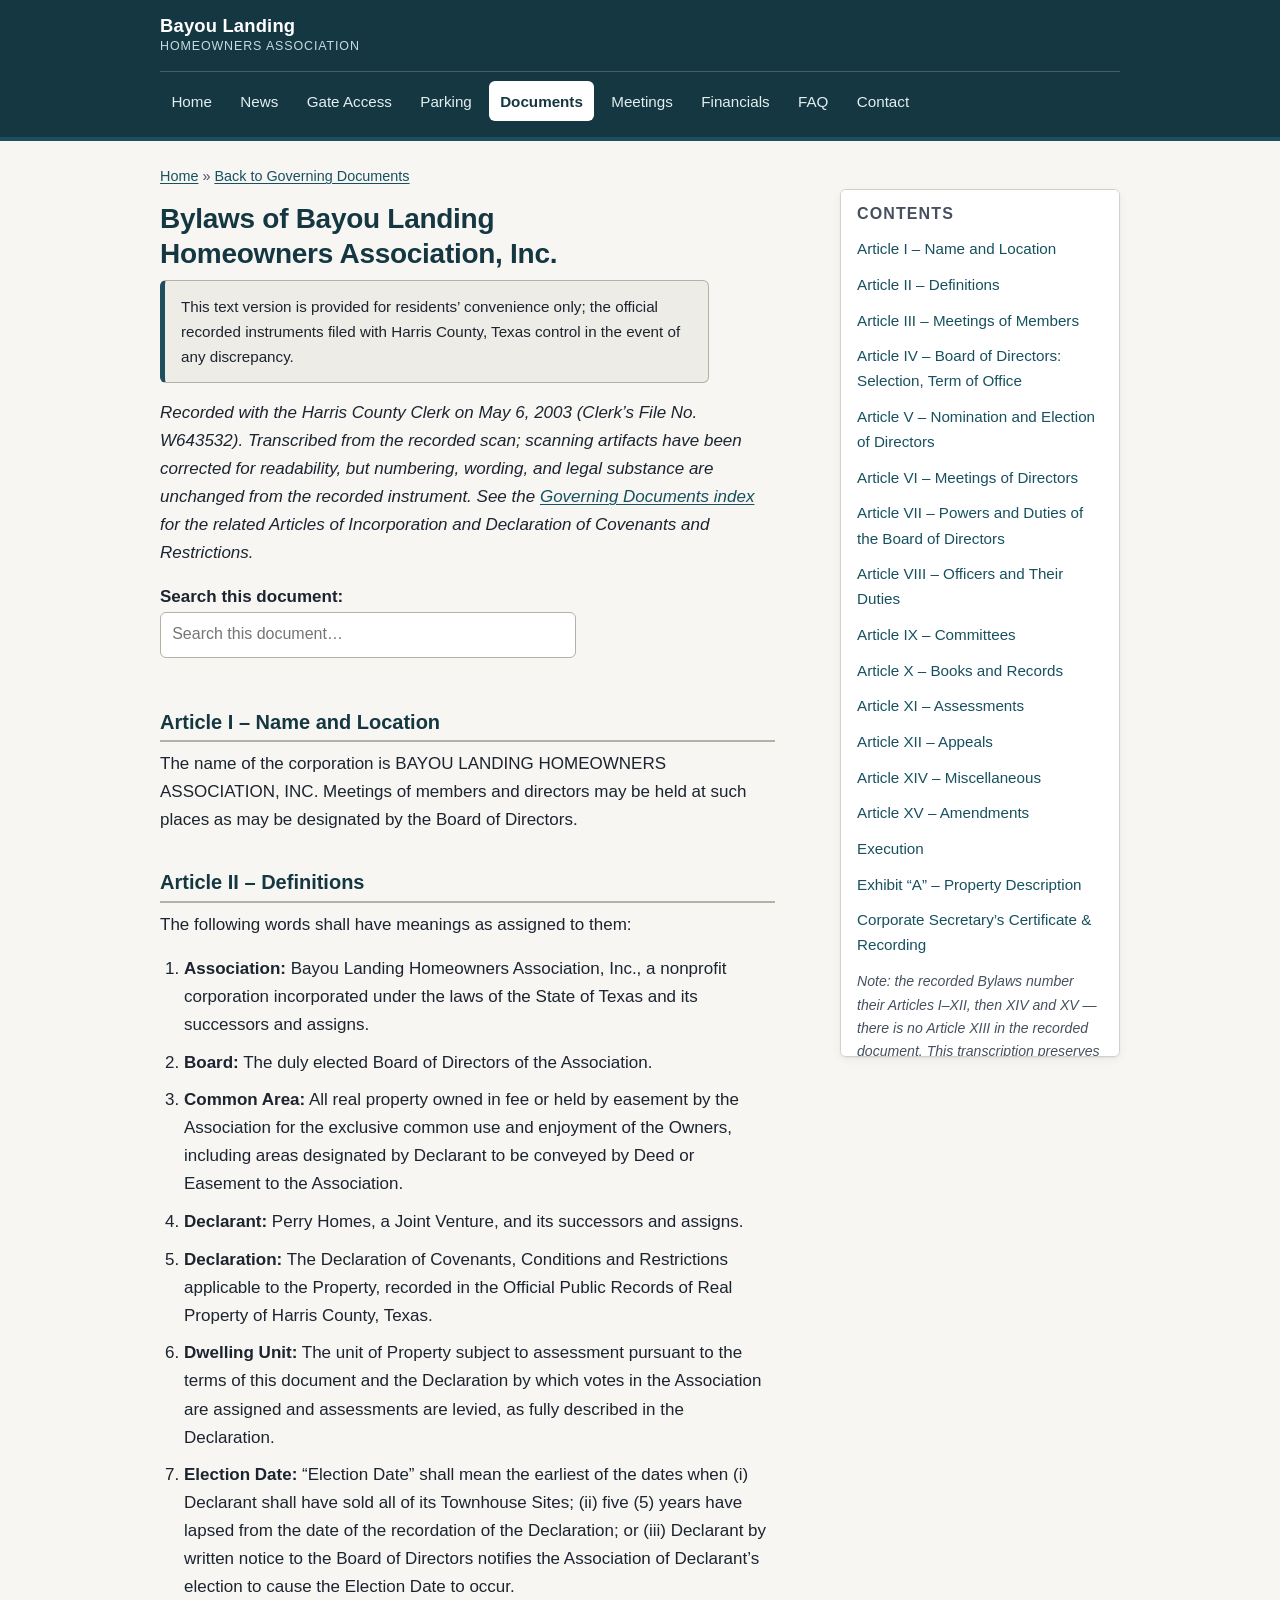
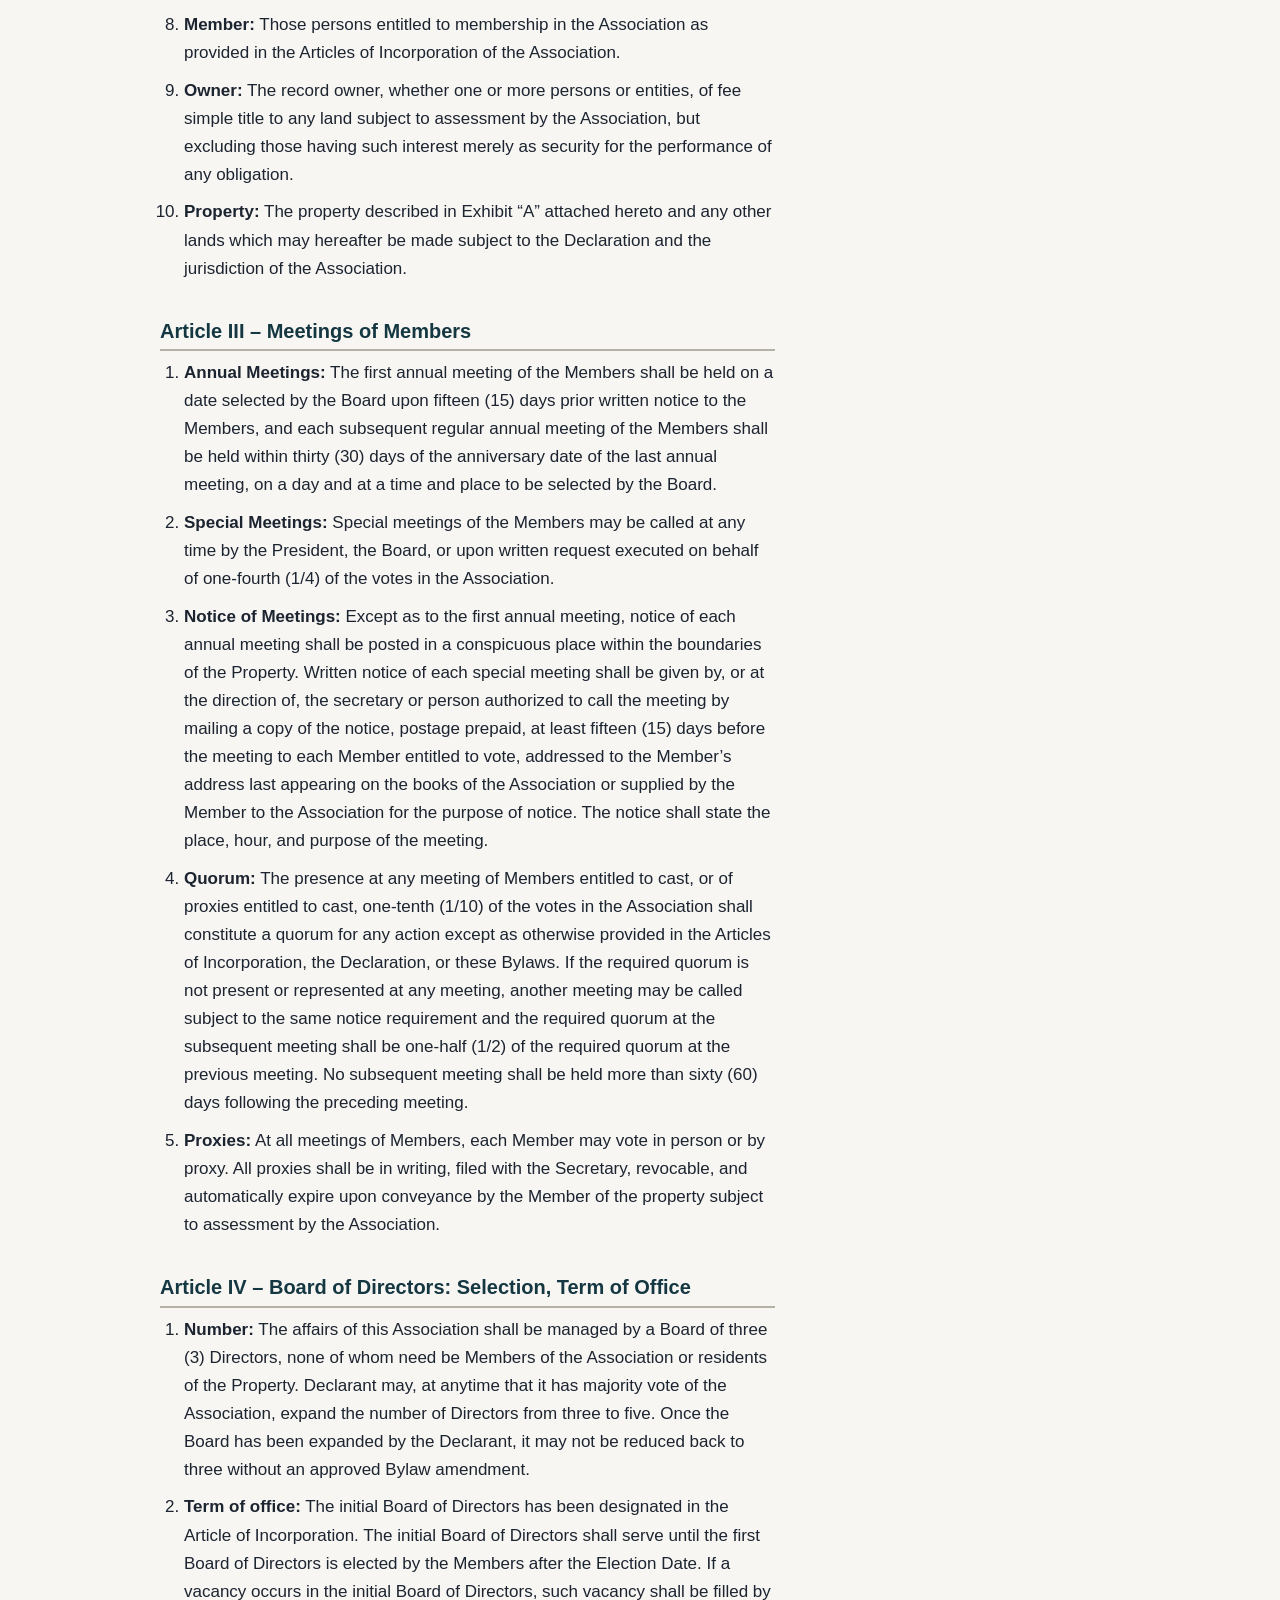
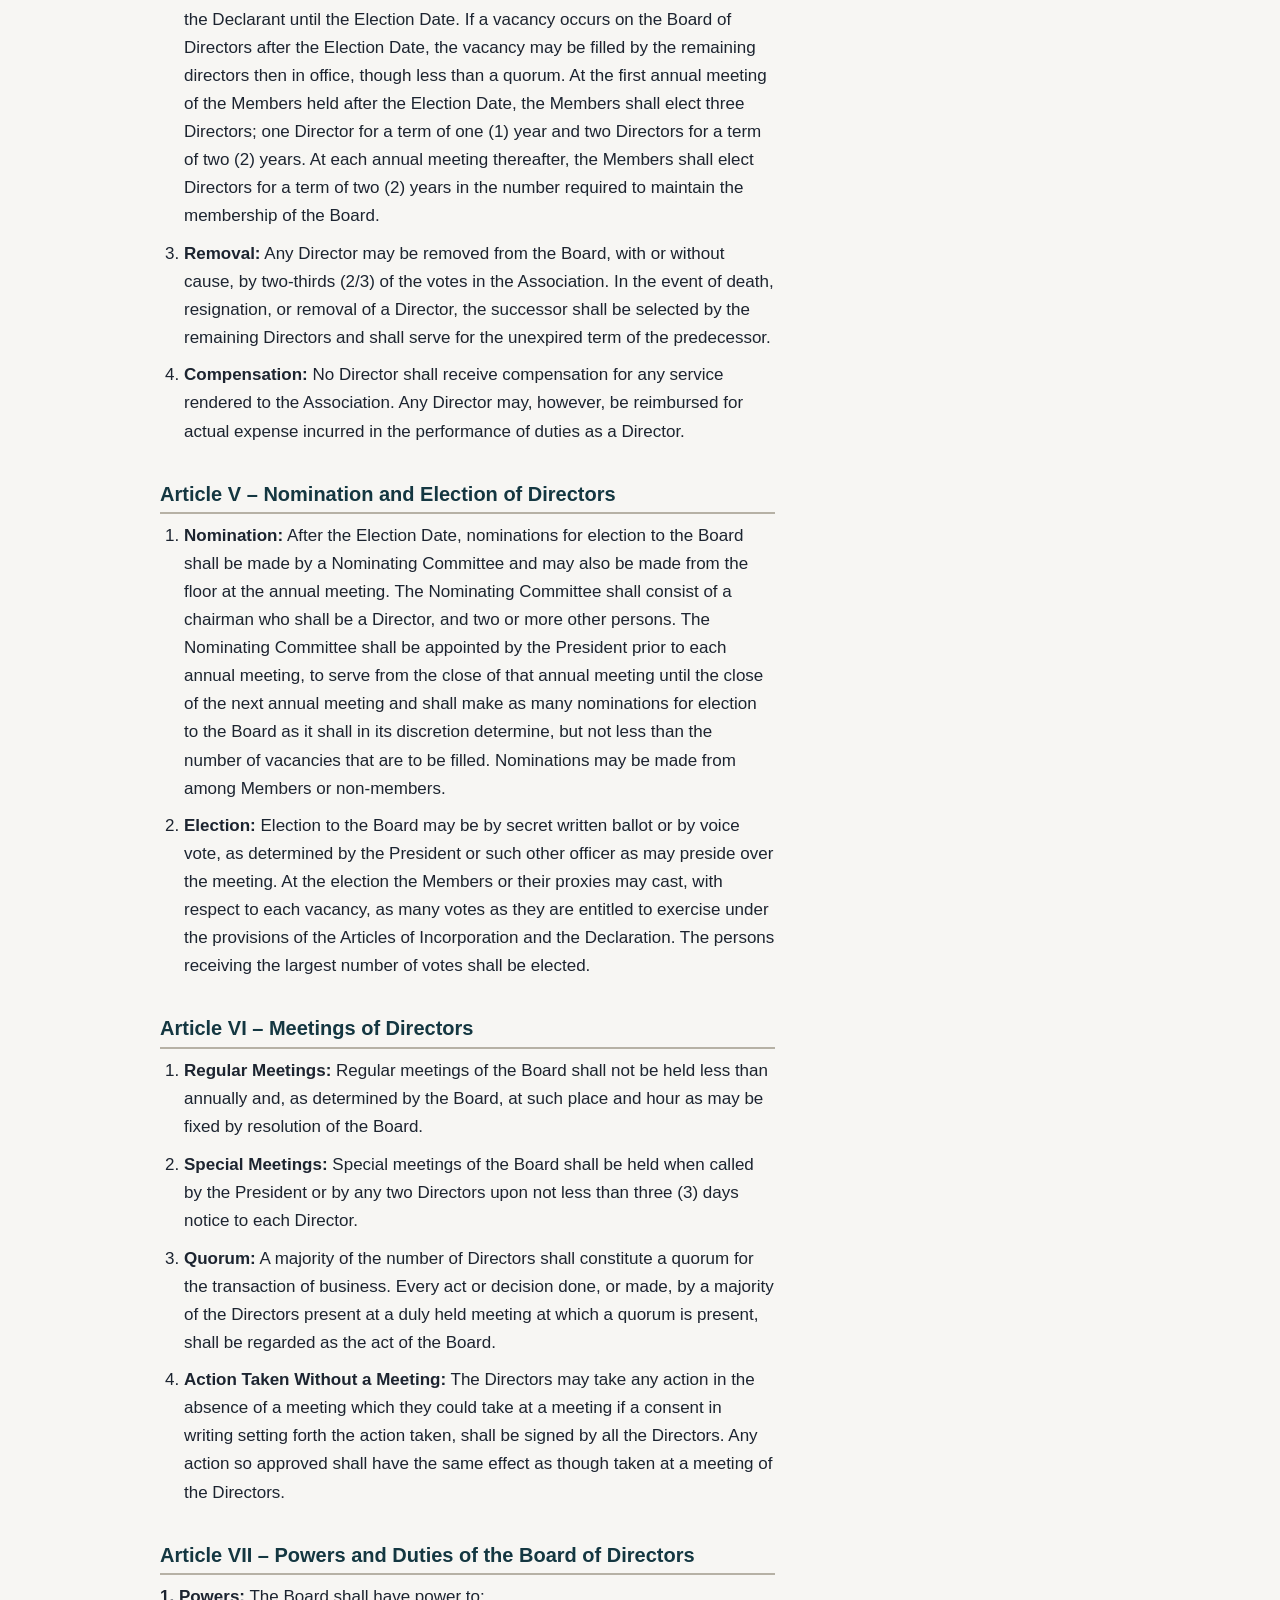
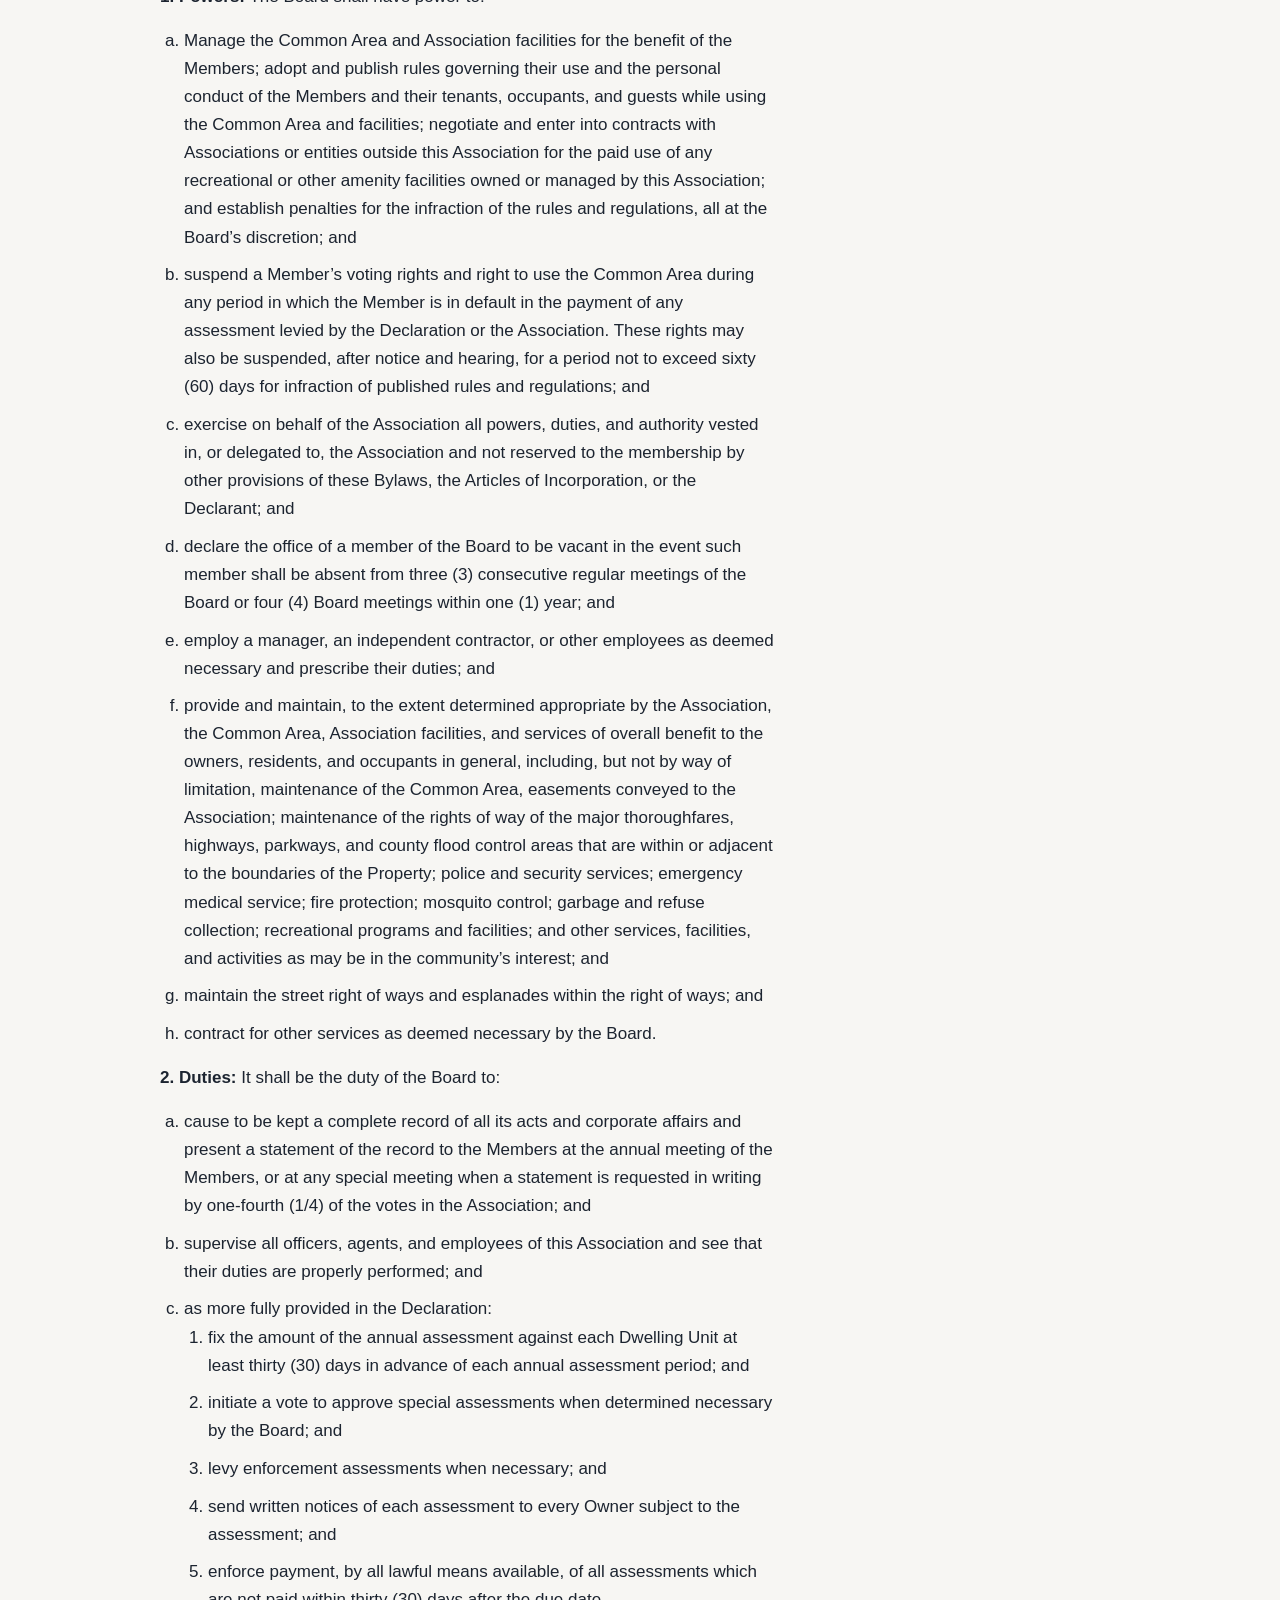
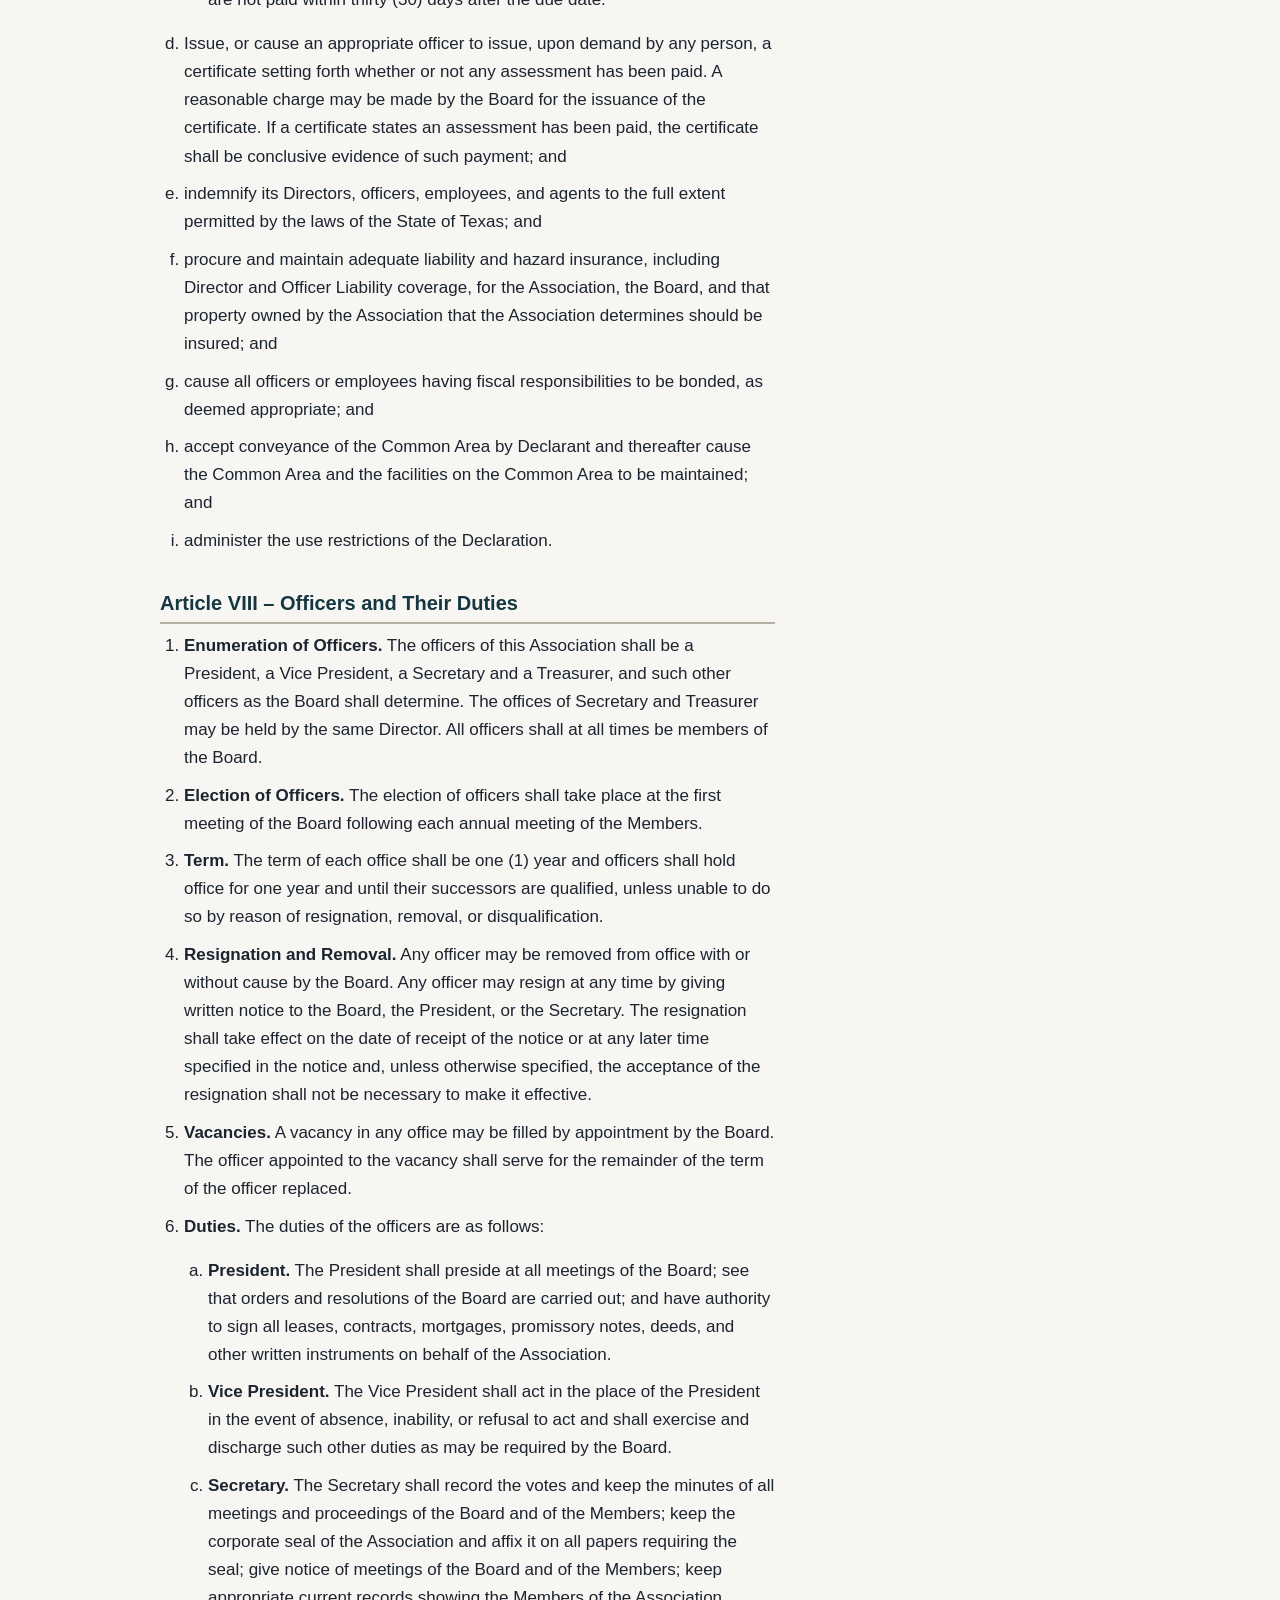
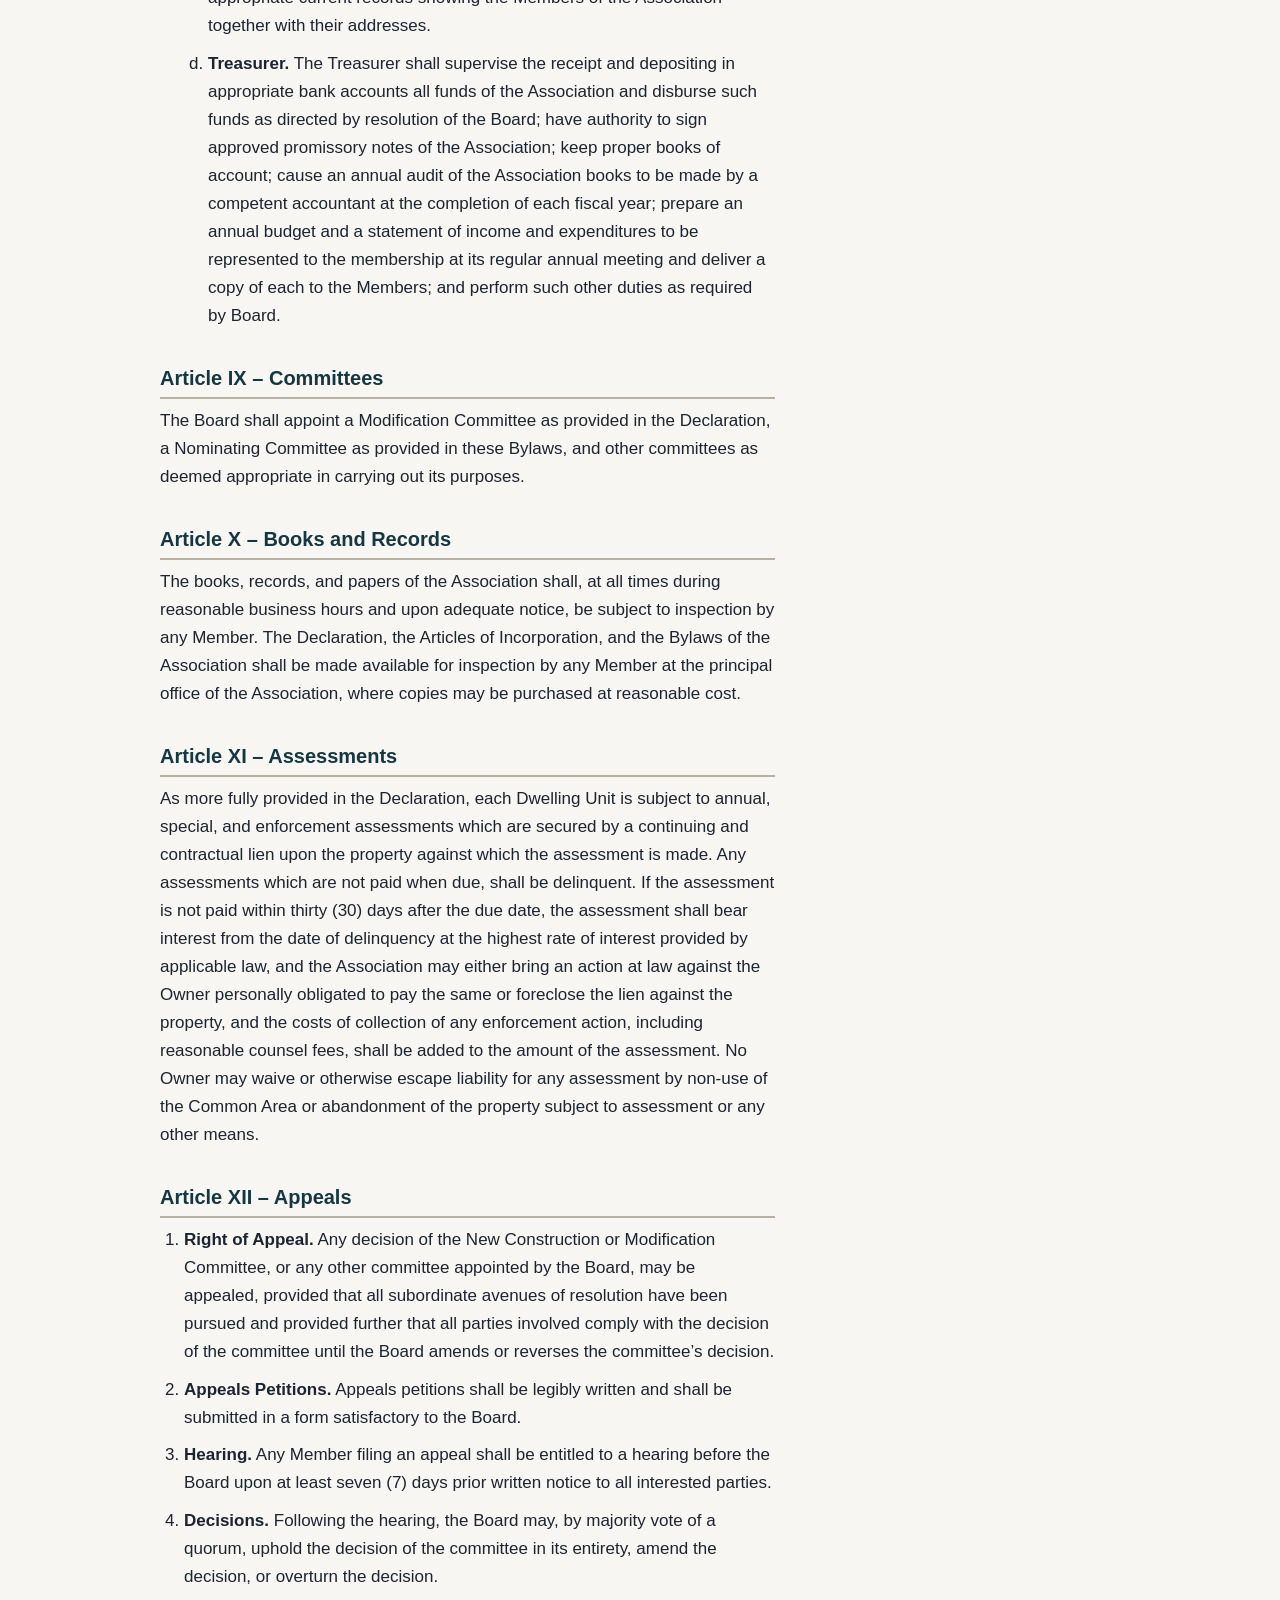
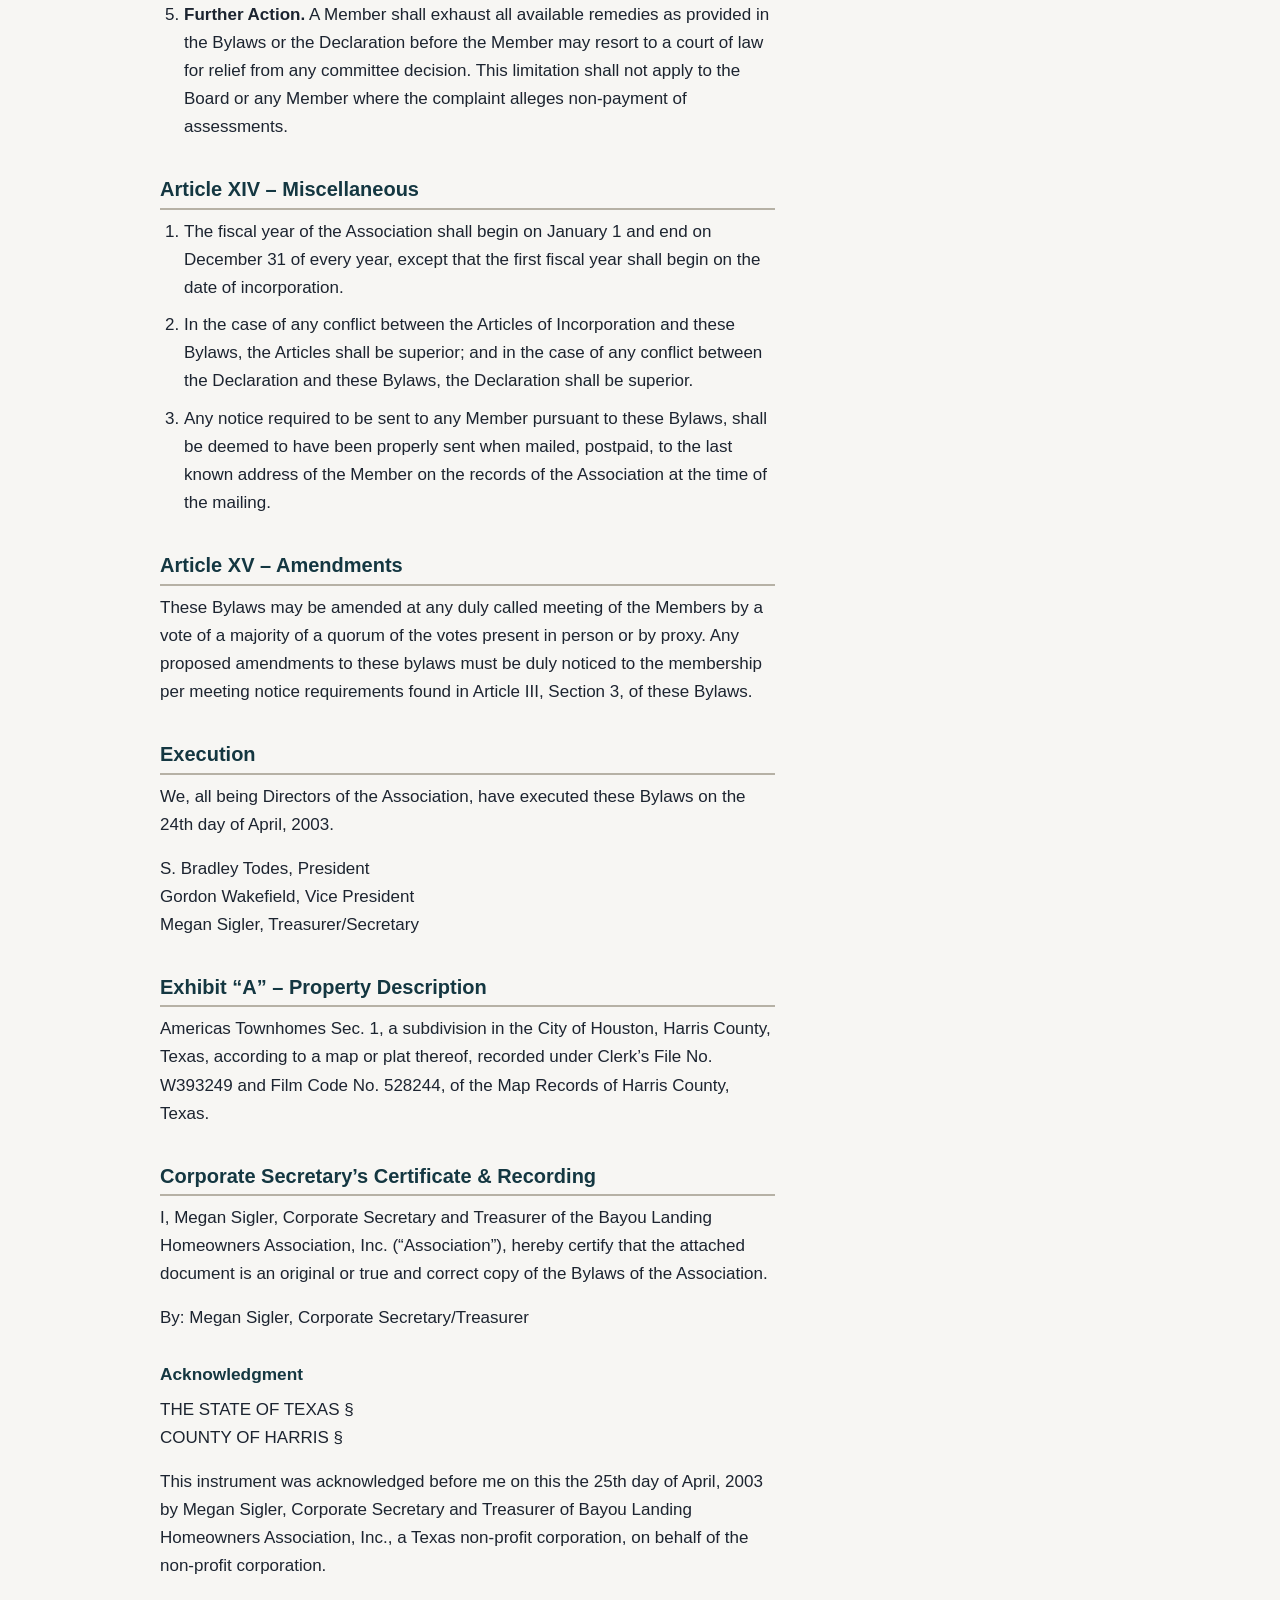
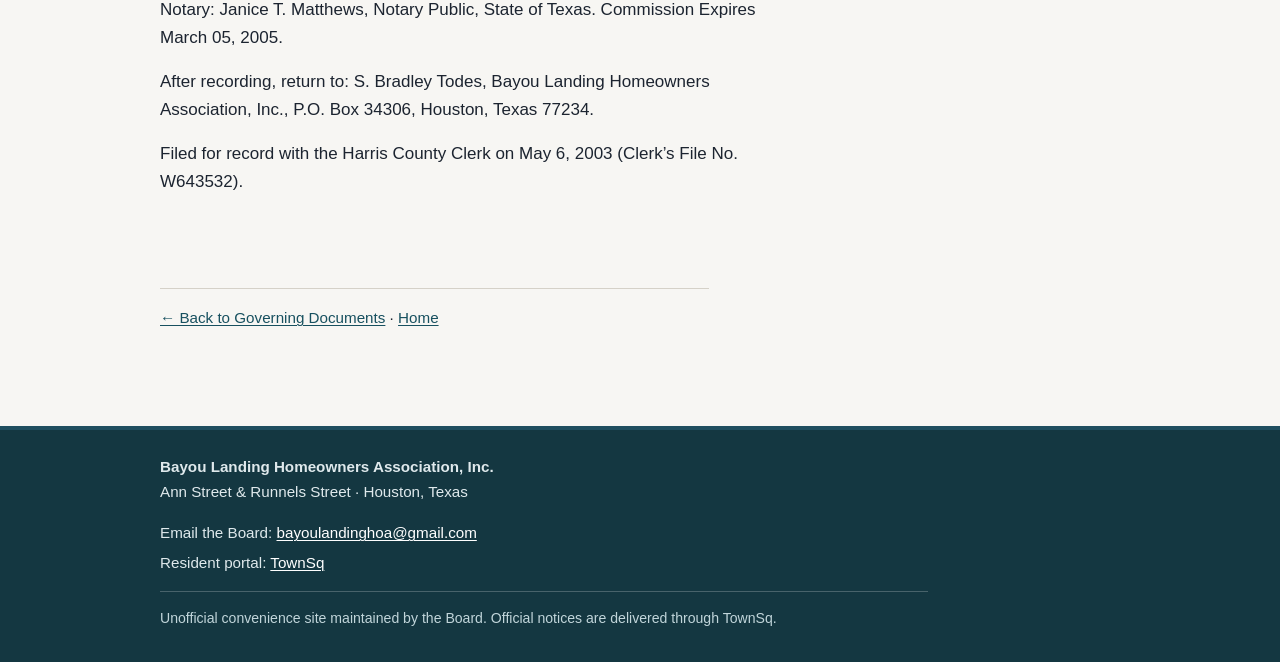
<file: site/governing/bylaws.html>
<!DOCTYPE html>
<html lang="en">
<head>
<meta charset="UTF-8">
<meta name="viewport" content="width=device-width, initial-scale=1">
<title>Bylaws | Bayou Landing HOA Governing Documents</title>
<meta name="description" content="Full text of the recorded Bylaws of Bayou Landing Homeowners Association, Inc., covering meetings of members, quorum, election of directors, officer duties, assessments and appeals.">
<link rel="stylesheet" href="../assets/style.css">
<link rel="icon" href="/favicon.svg" type="image/svg+xml">
</head>
<body class="doc-page">

<a class="skip-link" href="#main">Skip to content</a>

<header class="site-header">
  <div class="site-header-inner">
    <a class="site-title" href="../index.html">Bayou Landing <span>Homeowners Association</span></a>
    <nav class="site-nav" aria-label="Primary">
      <ul>
        <li><a href="../index.html">Home</a></li>
        <li><a href="../notices.html">News</a></li>
        <li><a href="../gate-access.html">Gate Access</a></li>
        <li><a href="../parking.html">Parking</a></li>
        <li><a href="index.html" aria-current="page">Documents</a></li>
        <li><a href="../meetings.html">Meetings</a></li>
        <li><a href="../financials.html">Financials</a></li>
        <li><a href="../faq.html">FAQ</a></li>
        <li><a href="../contact.html">Contact</a></li>
      </ul>
    </nav>
  </div>
</header>

<main class="doc-body" id="main">

<p class="breadcrumb"><a href="../index.html">Home</a> &raquo; <a href="index.html">Back to Governing Documents</a></p>

<h1>Bylaws of Bayou Landing Homeowners Association, Inc.</h1>

<p class="doc-disclaimer">This text version is provided for residents&rsquo; convenience only; the official recorded instruments filed with Harris County, Texas control in the event of any discrepancy.</p>

<p><em>Recorded with the Harris County Clerk on May 6, 2003 (Clerk&rsquo;s File No. W643532). Transcribed from the recorded scan; scanning artifacts have been corrected for readability, but numbering, wording, and legal substance are unchanged from the recorded instrument. See the <a href="index.html">Governing Documents index</a> for the related Articles of Incorporation and Declaration of Covenants and Restrictions.</em></p>

<p><label for="doc-filter"><strong>Search this document:</strong></label><br>
<input type="search" id="doc-filter" placeholder="Search this document&hellip;"></p>

<nav class="doc-toc">
<h2>Contents</h2>
<ul>
<li><a href="#article-i">Article I &ndash; Name and Location</a></li>
<li><a href="#article-ii">Article II &ndash; Definitions</a></li>
<li><a href="#article-iii">Article III &ndash; Meetings of Members</a></li>
<li><a href="#article-iv">Article IV &ndash; Board of Directors: Selection, Term of Office</a></li>
<li><a href="#article-v">Article V &ndash; Nomination and Election of Directors</a></li>
<li><a href="#article-vi">Article VI &ndash; Meetings of Directors</a></li>
<li><a href="#article-vii">Article VII &ndash; Powers and Duties of the Board of Directors</a></li>
<li><a href="#article-viii">Article VIII &ndash; Officers and Their Duties</a></li>
<li><a href="#article-ix">Article IX &ndash; Committees</a></li>
<li><a href="#article-x">Article X &ndash; Books and Records</a></li>
<li><a href="#article-xi">Article XI &ndash; Assessments</a></li>
<li><a href="#article-xii">Article XII &ndash; Appeals</a></li>
<li><a href="#article-xiv">Article XIV &ndash; Miscellaneous</a></li>
<li><a href="#article-xv">Article XV &ndash; Amendments</a></li>
<li><a href="#execution">Execution</a></li>
<li><a href="#exhibit-a">Exhibit &ldquo;A&rdquo; &ndash; Property Description</a></li>
<li><a href="#certificate">Corporate Secretary&rsquo;s Certificate &amp; Recording</a></li>
</ul>
<p><em>Note: the recorded Bylaws number their Articles I&ndash;XII, then XIV and XV &mdash; there is no Article XIII in the recorded document. This transcription preserves that numbering as recorded.</em></p>
</nav>

<a class="toc-jump" href="#doc-start">Skip the contents and start reading &darr;</a>

<article class="doc-article" id="doc-start">

<section class="doc-section" id="article-i">
<h2 class="doc-article-title">Article I &ndash; Name and Location</h2>
<p>The name of the corporation is BAYOU LANDING HOMEOWNERS ASSOCIATION, INC. Meetings of members and directors may be held at such places as may be designated by the Board of Directors.</p>
</section>

<section class="doc-section" id="article-ii">
<h2 class="doc-article-title">Article II &ndash; Definitions</h2>
<p>The following words shall have meanings as assigned to them:</p>
<ol>
<li id="article-ii-sec-1"><strong>Association:</strong> Bayou Landing Homeowners Association, Inc., a nonprofit corporation incorporated under the laws of the State of Texas and its successors and assigns.</li>
<li id="article-ii-sec-2"><strong>Board:</strong> The duly elected Board of Directors of the Association.</li>
<li id="article-ii-sec-3"><strong>Common Area:</strong> All real property owned in fee or held by easement by the Association for the exclusive common use and enjoyment of the Owners, including areas designated by Declarant to be conveyed by Deed or Easement to the Association.</li>
<li id="article-ii-sec-4"><strong>Declarant:</strong> Perry Homes, a Joint Venture, and its successors and assigns.</li>
<li id="article-ii-sec-5"><strong>Declaration:</strong> The Declaration of Covenants, Conditions and Restrictions applicable to the Property, recorded in the Official Public Records of Real Property of Harris County, Texas.</li>
<li id="article-ii-sec-6"><strong>Dwelling Unit:</strong> The unit of Property subject to assessment pursuant to the terms of this document and the Declaration by which votes in the Association are assigned and assessments are levied, as fully described in the Declaration.</li>
<li id="article-ii-sec-7"><strong>Election Date:</strong> &ldquo;Election Date&rdquo; shall mean the earliest of the dates when (i) Declarant shall have sold all of its Townhouse Sites; (ii) five (5) years have lapsed from the date of the recordation of the Declaration; or (iii) Declarant by written notice to the Board of Directors notifies the Association of Declarant&rsquo;s election to cause the Election Date to occur.</li>
<li id="article-ii-sec-8"><strong>Member:</strong> Those persons entitled to membership in the Association as provided in the Articles of Incorporation of the Association.</li>
<li id="article-ii-sec-9"><strong>Owner:</strong> The record owner, whether one or more persons or entities, of fee simple title to any land subject to assessment by the Association, but excluding those having such interest merely as security for the performance of any obligation.</li>
<li id="article-ii-sec-10"><strong>Property:</strong> The property described in Exhibit &ldquo;A&rdquo; attached hereto and any other lands which may hereafter be made subject to the Declaration and the jurisdiction of the Association.</li>
</ol>
</section>

<section class="doc-section" id="article-iii">
<h2 class="doc-article-title">Article III &ndash; Meetings of Members</h2>
<ol>
<li id="article-iii-sec-1"><strong>Annual Meetings:</strong> The first annual meeting of the Members shall be held on a date selected by the Board upon fifteen (15) days prior written notice to the Members, and each subsequent regular annual meeting of the Members shall be held within thirty (30) days of the anniversary date of the last annual meeting, on a day and at a time and place to be selected by the Board.</li>
<li id="article-iii-sec-2"><strong>Special Meetings:</strong> Special meetings of the Members may be called at any time by the President, the Board, or upon written request executed on behalf of one-fourth (1/4) of the votes in the Association.</li>
<li id="article-iii-sec-3"><strong>Notice of Meetings:</strong> Except as to the first annual meeting, notice of each annual meeting shall be posted in a conspicuous place within the boundaries of the Property. Written notice of each special meeting shall be given by, or at the direction of, the secretary or person authorized to call the meeting by mailing a copy of the notice, postage prepaid, at least fifteen (15) days before the meeting to each Member entitled to vote, addressed to the Member&rsquo;s address last appearing on the books of the Association or supplied by the Member to the Association for the purpose of notice. The notice shall state the place, hour, and purpose of the meeting.</li>
<li id="article-iii-sec-4"><strong>Quorum:</strong> The presence at any meeting of Members entitled to cast, or of proxies entitled to cast, one-tenth (1/10) of the votes in the Association shall constitute a quorum for any action except as otherwise provided in the Articles of Incorporation, the Declaration, or these Bylaws. If the required quorum is not present or represented at any meeting, another meeting may be called subject to the same notice requirement and the required quorum at the subsequent meeting shall be one-half (1/2) of the required quorum at the previous meeting. No subsequent meeting shall be held more than sixty (60) days following the preceding meeting.</li>
<li id="article-iii-sec-5"><strong>Proxies:</strong> At all meetings of Members, each Member may vote in person or by proxy. All proxies shall be in writing, filed with the Secretary, revocable, and automatically expire upon conveyance by the Member of the property subject to assessment by the Association.</li>
</ol>
</section>

<section class="doc-section" id="article-iv">
<h2 class="doc-article-title">Article IV &ndash; Board of Directors: Selection, Term of Office</h2>
<ol>
<li id="article-iv-sec-1"><strong>Number:</strong> The affairs of this Association shall be managed by a Board of three (3) Directors, none of whom need be Members of the Association or residents of the Property. Declarant may, at anytime that it has majority vote of the Association, expand the number of Directors from three to five. Once the Board has been expanded by the Declarant, it may not be reduced back to three without an approved Bylaw amendment.</li>
<li id="article-iv-sec-2"><strong>Term of office:</strong> The initial Board of Directors has been designated in the Article of Incorporation. The initial Board of Directors shall serve until the first Board of Directors is elected by the Members after the Election Date. If a vacancy occurs in the initial Board of Directors, such vacancy shall be filled by the Declarant until the Election Date. If a vacancy occurs on the Board of Directors after the Election Date, the vacancy may be filled by the remaining directors then in office, though less than a quorum. At the first annual meeting of the Members held after the Election Date, the Members shall elect three Directors; one Director for a term of one (1) year and two Directors for a term of two (2) years. At each annual meeting thereafter, the Members shall elect Directors for a term of two (2) years in the number required to maintain the membership of the Board.</li>
<li id="article-iv-sec-3"><strong>Removal:</strong> Any Director may be removed from the Board, with or without cause, by two-thirds (2/3) of the votes in the Association. In the event of death, resignation, or removal of a Director, the successor shall be selected by the remaining Directors and shall serve for the unexpired term of the predecessor.</li>
<li id="article-iv-sec-4"><strong>Compensation:</strong> No Director shall receive compensation for any service rendered to the Association. Any Director may, however, be reimbursed for actual expense incurred in the performance of duties as a Director.</li>
</ol>
</section>

<section class="doc-section" id="article-v">
<h2 class="doc-article-title">Article V &ndash; Nomination and Election of Directors</h2>
<ol>
<li id="article-v-sec-1"><strong>Nomination:</strong> After the Election Date, nominations for election to the Board shall be made by a Nominating Committee and may also be made from the floor at the annual meeting. The Nominating Committee shall consist of a chairman who shall be a Director, and two or more other persons. The Nominating Committee shall be appointed by the President prior to each annual meeting, to serve from the close of that annual meeting until the close of the next annual meeting and shall make as many nominations for election to the Board as it shall in its discretion determine, but not less than the number of vacancies that are to be filled. Nominations may be made from among Members or non-members.</li>
<li id="article-v-sec-2"><strong>Election:</strong> Election to the Board may be by secret written ballot or by voice vote, as determined by the President or such other officer as may preside over the meeting. At the election the Members or their proxies may cast, with respect to each vacancy, as many votes as they are entitled to exercise under the provisions of the Articles of Incorporation and the Declaration. The persons receiving the largest number of votes shall be elected.</li>
</ol>
</section>

<section class="doc-section" id="article-vi">
<h2 class="doc-article-title">Article VI &ndash; Meetings of Directors</h2>
<ol>
<li id="article-vi-sec-1"><strong>Regular Meetings:</strong> Regular meetings of the Board shall not be held less than annually and, as determined by the Board, at such place and hour as may be fixed by resolution of the Board.</li>
<li id="article-vi-sec-2"><strong>Special Meetings:</strong> Special meetings of the Board shall be held when called by the President or by any two Directors upon not less than three (3) days notice to each Director.</li>
<li id="article-vi-sec-3"><strong>Quorum:</strong> A majority of the number of Directors shall constitute a quorum for the transaction of business. Every act or decision done, or made, by a majority of the Directors present at a duly held meeting at which a quorum is present, shall be regarded as the act of the Board.</li>
<li id="article-vi-sec-4"><strong>Action Taken Without a Meeting:</strong> The Directors may take any action in the absence of a meeting which they could take at a meeting if a consent in writing setting forth the action taken, shall be signed by all the Directors. Any action so approved shall have the same effect as though taken at a meeting of the Directors.</li>
</ol>
</section>

<section class="doc-section" id="article-vii">
<h2 class="doc-article-title">Article VII &ndash; Powers and Duties of the Board of Directors</h2>
<div id="article-vii-sec-1">
<p><strong>1. Powers:</strong> The Board shall have power to:</p>
<ol type="a">
<li>Manage the Common Area and Association facilities for the benefit of the Members; adopt and publish rules governing their use and the personal conduct of the Members and their tenants, occupants, and guests while using the Common Area and facilities; negotiate and enter into contracts with Associations or entities outside this Association for the paid use of any recreational or other amenity facilities owned or managed by this Association; and establish penalties for the infraction of the rules and regulations, all at the Board&rsquo;s discretion; and</li>
<li>suspend a Member&rsquo;s voting rights and right to use the Common Area during any period in which the Member is in default in the payment of any assessment levied by the Declaration or the Association. These rights may also be suspended, after notice and hearing, for a period not to exceed sixty (60) days for infraction of published rules and regulations; and</li>
<li>exercise on behalf of the Association all powers, duties, and authority vested in, or delegated to, the Association and not reserved to the membership by other provisions of these Bylaws, the Articles of Incorporation, or the Declarant; and</li>
<li>declare the office of a member of the Board to be vacant in the event such member shall be absent from three (3) consecutive regular meetings of the Board or four (4) Board meetings within one (1) year; and</li>
<li>employ a manager, an independent contractor, or other employees as deemed necessary and prescribe their duties; and</li>
<li>provide and maintain, to the extent determined appropriate by the Association, the Common Area, Association facilities, and services of overall benefit to the owners, residents, and occupants in general, including, but not by way of limitation, maintenance of the Common Area, easements conveyed to the Association; maintenance of the rights of way of the major thoroughfares, highways, parkways, and county flood control areas that are within or adjacent to the boundaries of the Property; police and security services; emergency medical service; fire protection; mosquito control; garbage and refuse collection; recreational programs and facilities; and other services, facilities, and activities as may be in the community&rsquo;s interest; and</li>
<li>maintain the street right of ways and esplanades within the right of ways; and</li>
<li>contract for other services as deemed necessary by the Board.</li>
</ol>
</div>
<div id="article-vii-sec-2">
<p><strong>2. Duties:</strong> It shall be the duty of the Board to:</p>
<ol type="a">
<li>cause to be kept a complete record of all its acts and corporate affairs and present a statement of the record to the Members at the annual meeting of the Members, or at any special meeting when a statement is requested in writing by one-fourth (1/4) of the votes in the Association; and</li>
<li>supervise all officers, agents, and employees of this Association and see that their duties are properly performed; and</li>
<li>as more fully provided in the Declaration:
<ol>
<li>fix the amount of the annual assessment against each Dwelling Unit at least thirty (30) days in advance of each annual assessment period; and</li>
<li>initiate a vote to approve special assessments when determined necessary by the Board; and</li>
<li>levy enforcement assessments when necessary; and</li>
<li>send written notices of each assessment to every Owner subject to the assessment; and</li>
<li>enforce payment, by all lawful means available, of all assessments which are not paid within thirty (30) days after the due date.</li>
</ol>
</li>
<li>Issue, or cause an appropriate officer to issue, upon demand by any person, a certificate setting forth whether or not any assessment has been paid. A reasonable charge may be made by the Board for the issuance of the certificate. If a certificate states an assessment has been paid, the certificate shall be conclusive evidence of such payment; and</li>
<li>indemnify its Directors, officers, employees, and agents to the full extent permitted by the laws of the State of Texas; and</li>
<li>procure and maintain adequate liability and hazard insurance, including Director and Officer Liability coverage, for the Association, the Board, and that property owned by the Association that the Association determines should be insured; and</li>
<li>cause all officers or employees having fiscal responsibilities to be bonded, as deemed appropriate; and</li>
<li>accept conveyance of the Common Area by Declarant and thereafter cause the Common Area and the facilities on the Common Area to be maintained; and</li>
<li>administer the use restrictions of the Declaration.</li>
</ol>
</div>
</section>

<section class="doc-section" id="article-viii">
<h2 class="doc-article-title">Article VIII &ndash; Officers and Their Duties</h2>
<ol>
<li id="article-viii-sec-1"><strong>Enumeration of Officers.</strong> The officers of this Association shall be a President, a Vice President, a Secretary and a Treasurer, and such other officers as the Board shall determine. The offices of Secretary and Treasurer may be held by the same Director. All officers shall at all times be members of the Board.</li>
<li id="article-viii-sec-2"><strong>Election of Officers.</strong> The election of officers shall take place at the first meeting of the Board following each annual meeting of the Members.</li>
<li id="article-viii-sec-3"><strong>Term.</strong> The term of each office shall be one (1) year and officers shall hold office for one year and until their successors are qualified, unless unable to do so by reason of resignation, removal, or disqualification.</li>
<li id="article-viii-sec-4"><strong>Resignation and Removal.</strong> Any officer may be removed from office with or without cause by the Board. Any officer may resign at any time by giving written notice to the Board, the President, or the Secretary. The resignation shall take effect on the date of receipt of the notice or at any later time specified in the notice and, unless otherwise specified, the acceptance of the resignation shall not be necessary to make it effective.</li>
<li id="article-viii-sec-5"><strong>Vacancies.</strong> A vacancy in any office may be filled by appointment by the Board. The officer appointed to the vacancy shall serve for the remainder of the term of the officer replaced.</li>
<li id="article-viii-sec-6">
<p><strong>Duties.</strong> The duties of the officers are as follows:</p>
<ol type="a">
<li><strong>President.</strong> The President shall preside at all meetings of the Board; see that orders and resolutions of the Board are carried out; and have authority to sign all leases, contracts, mortgages, promissory notes, deeds, and other written instruments on behalf of the Association.</li>
<li><strong>Vice President.</strong> The Vice President shall act in the place of the President in the event of absence, inability, or refusal to act and shall exercise and discharge such other duties as may be required by the Board.</li>
<li><strong>Secretary.</strong> The Secretary shall record the votes and keep the minutes of all meetings and proceedings of the Board and of the Members; keep the corporate seal of the Association and affix it on all papers requiring the seal; give notice of meetings of the Board and of the Members; keep appropriate current records showing the Members of the Association together with their addresses.</li>
<li><strong>Treasurer.</strong> The Treasurer shall supervise the receipt and depositing in appropriate bank accounts all funds of the Association and disburse such funds as directed by resolution of the Board; have authority to sign approved promissory notes of the Association; keep proper books of account; cause an annual audit of the Association books to be made by a competent accountant at the completion of each fiscal year; prepare an annual budget and a statement of income and expenditures to be represented to the membership at its regular annual meeting and deliver a copy of each to the Members; and perform such other duties as required by Board.</li>
</ol>
</li>
</ol>
</section>

<section class="doc-section" id="article-ix">
<h2 class="doc-article-title">Article IX &ndash; Committees</h2>
<p>The Board shall appoint a Modification Committee as provided in the Declaration, a Nominating Committee as provided in these Bylaws, and other committees as deemed appropriate in carrying out its purposes.</p>
</section>

<section class="doc-section" id="article-x">
<h2 class="doc-article-title">Article X &ndash; Books and Records</h2>
<p>The books, records, and papers of the Association shall, at all times during reasonable business hours and upon adequate notice, be subject to inspection by any Member. The Declaration, the Articles of Incorporation, and the Bylaws of the Association shall be made available for inspection by any Member at the principal office of the Association, where copies may be purchased at reasonable cost.</p>
</section>

<section class="doc-section" id="article-xi">
<h2 class="doc-article-title">Article XI &ndash; Assessments</h2>
<p>As more fully provided in the Declaration, each Dwelling Unit is subject to annual, special, and enforcement assessments which are secured by a continuing and contractual lien upon the property against which the assessment is made. Any assessments which are not paid when due, shall be delinquent. If the assessment is not paid within thirty (30) days after the due date, the assessment shall bear interest from the date of delinquency at the highest rate of interest provided by applicable law, and the Association may either bring an action at law against the Owner personally obligated to pay the same or foreclose the lien against the property, and the costs of collection of any enforcement action, including reasonable counsel fees, shall be added to the amount of the assessment. No Owner may waive or otherwise escape liability for any assessment by non-use of the Common Area or abandonment of the property subject to assessment or any other means.</p>
</section>

<section class="doc-section" id="article-xii">
<h2 class="doc-article-title">Article XII &ndash; Appeals</h2>
<ol>
<li id="article-xii-sec-1"><strong>Right of Appeal.</strong> Any decision of the New Construction or Modification Committee, or any other committee appointed by the Board, may be appealed, provided that all subordinate avenues of resolution have been pursued and provided further that all parties involved comply with the decision of the committee until the Board amends or reverses the committee&rsquo;s decision.</li>
<li id="article-xii-sec-2"><strong>Appeals Petitions.</strong> Appeals petitions shall be legibly written and shall be submitted in a form satisfactory to the Board.</li>
<li id="article-xii-sec-3"><strong>Hearing.</strong> Any Member filing an appeal shall be entitled to a hearing before the Board upon at least seven (7) days prior written notice to all interested parties.</li>
<li id="article-xii-sec-4"><strong>Decisions.</strong> Following the hearing, the Board may, by majority vote of a quorum, uphold the decision of the committee in its entirety, amend the decision, or overturn the decision.</li>
<li id="article-xii-sec-5"><strong>Further Action.</strong> A Member shall exhaust all available remedies as provided in the Bylaws or the Declaration before the Member may resort to a court of law for relief from any committee decision. This limitation shall not apply to the Board or any Member where the complaint alleges non-payment of assessments.</li>
</ol>
</section>

<section class="doc-section" id="article-xiv">
<h2 class="doc-article-title">Article XIV &ndash; Miscellaneous</h2>
<ol>
<li id="article-xiv-sec-1">The fiscal year of the Association shall begin on January 1 and end on December 31 of every year, except that the first fiscal year shall begin on the date of incorporation.</li>
<li id="article-xiv-sec-2">In the case of any conflict between the Articles of Incorporation and these Bylaws, the Articles shall be superior; and in the case of any conflict between the Declaration and these Bylaws, the Declaration shall be superior.</li>
<li id="article-xiv-sec-3">Any notice required to be sent to any Member pursuant to these Bylaws, shall be deemed to have been properly sent when mailed, postpaid, to the last known address of the Member on the records of the Association at the time of the mailing.</li>
</ol>
</section>

<section class="doc-section" id="article-xv">
<h2 class="doc-article-title">Article XV &ndash; Amendments</h2>
<p>These Bylaws may be amended at any duly called meeting of the Members by a vote of a majority of a quorum of the votes present in person or by proxy. Any proposed amendments to these bylaws must be duly noticed to the membership per meeting notice requirements found in Article III, Section 3, of these Bylaws.</p>
</section>

<section class="doc-section" id="execution">
<h2 class="doc-article-title">Execution</h2>
<p>We, all being Directors of the Association, have executed these Bylaws on the 24th day of April, 2003.</p>
<p>S. Bradley Todes, President<br>
Gordon Wakefield, Vice President<br>
Megan Sigler, Treasurer/Secretary</p>
</section>

<section class="doc-section" id="exhibit-a">
<h2 class="doc-article-title">Exhibit &ldquo;A&rdquo; &ndash; Property Description</h2>
<p>Americas Townhomes Sec. 1, a subdivision in the City of Houston, Harris County, Texas, according to a map or plat thereof, recorded under Clerk&rsquo;s File No. W393249 and Film Code No. 528244, of the Map Records of Harris County, Texas.</p>
</section>

<section class="doc-section" id="certificate">
<h2 class="doc-article-title">Corporate Secretary&rsquo;s Certificate &amp; Recording</h2>
<p>I, Megan Sigler, Corporate Secretary and Treasurer of the Bayou Landing Homeowners Association, Inc. (&ldquo;Association&rdquo;), hereby certify that the attached document is an original or true and correct copy of the Bylaws of the Association.</p>
<p>By: Megan Sigler, Corporate Secretary/Treasurer</p>
<h3>Acknowledgment</h3>
<p>THE STATE OF TEXAS &sect;<br>
COUNTY OF HARRIS &sect;</p>
<p>This instrument was acknowledged before me on this the 25th day of April, 2003 by Megan Sigler, Corporate Secretary and Treasurer of Bayou Landing Homeowners Association, Inc., a Texas non-profit corporation, on behalf of the non-profit corporation.</p>
<p>Notary: Janice T. Matthews, Notary Public, State of Texas. Commission Expires March 05, 2005.</p>
<p>After recording, return to: S. Bradley Todes, Bayou Landing Homeowners Association, Inc., P.O. Box 34306, Houston, Texas 77234.</p>
<p>Filed for record with the Harris County Clerk on May 6, 2003 (Clerk&rsquo;s File No. W643532).</p>
</section>

</article>

<p class="doc-backlinks"><a href="index.html">&larr; Back to Governing Documents</a> &middot; <a href="../index.html">Home</a></p>

</main>

<footer class="site-footer">
  <div class="site-footer-inner">
    <p><strong>Bayou Landing Homeowners Association, Inc.</strong><br>
    Ann Street &amp; Runnels Street &middot; Houston, Texas</p>
    <ul class="site-footer-links">
      <li>Email the Board: <a href="mailto:bayoulandinghoa@gmail.com">bayoulandinghoa@gmail.com</a></li>
      <li>Resident portal: <a href="https://app.townsq.io/w/5a4e1e144054ca13879db846/homepage">TownSq</a></li>
    </ul>
    <p class="site-footer-note">Unofficial convenience site maintained by the Board. Official notices are delivered through TownSq.</p>
  </div>
</footer>

<script>
(function () {
  var input = document.getElementById('doc-filter');
  var sections = document.querySelectorAll('.doc-section');
  input.addEventListener('input', function () {
    var q = input.value.trim().toLowerCase();
    sections.forEach(function (sec) {
      var text = sec.textContent.toLowerCase();
      sec.style.display = (q === '' || text.indexOf(q) !== -1) ? '' : 'none';
    });
  });
})();
</script>

</body>
</html>
</file>
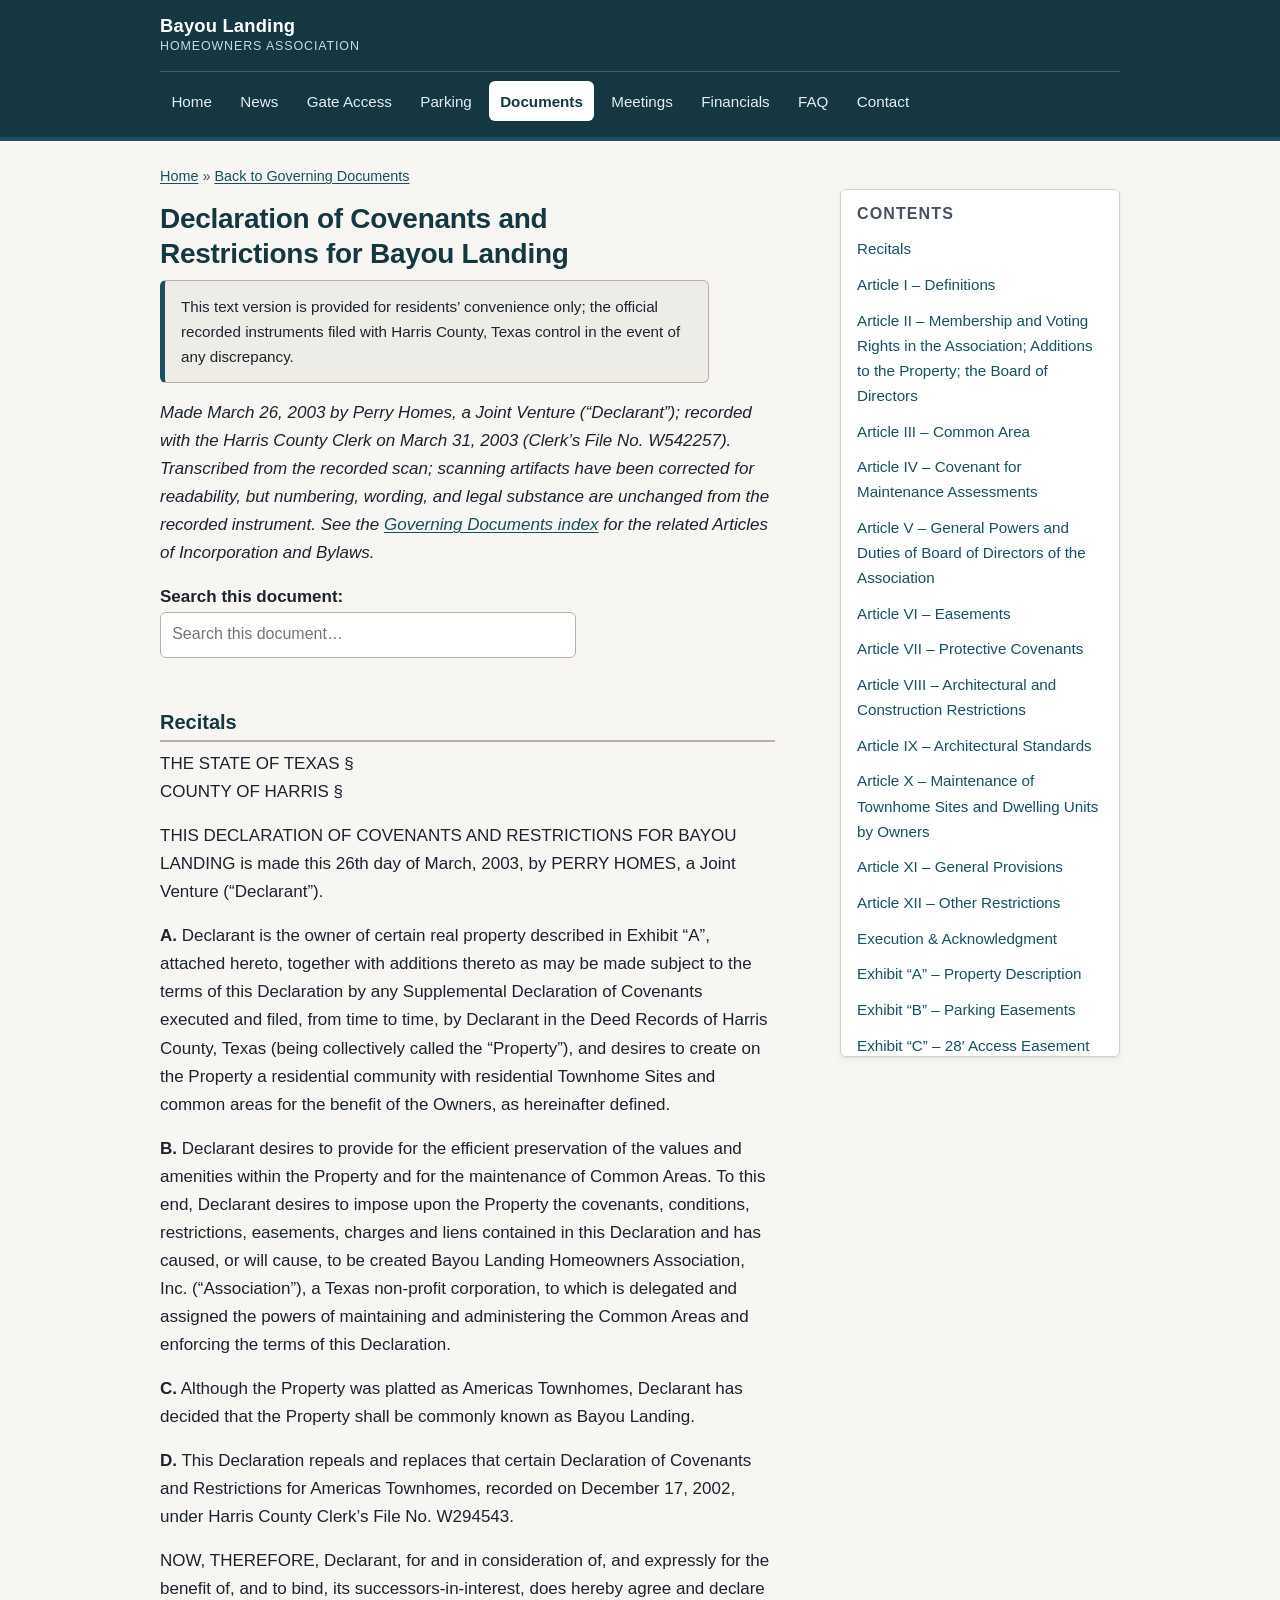
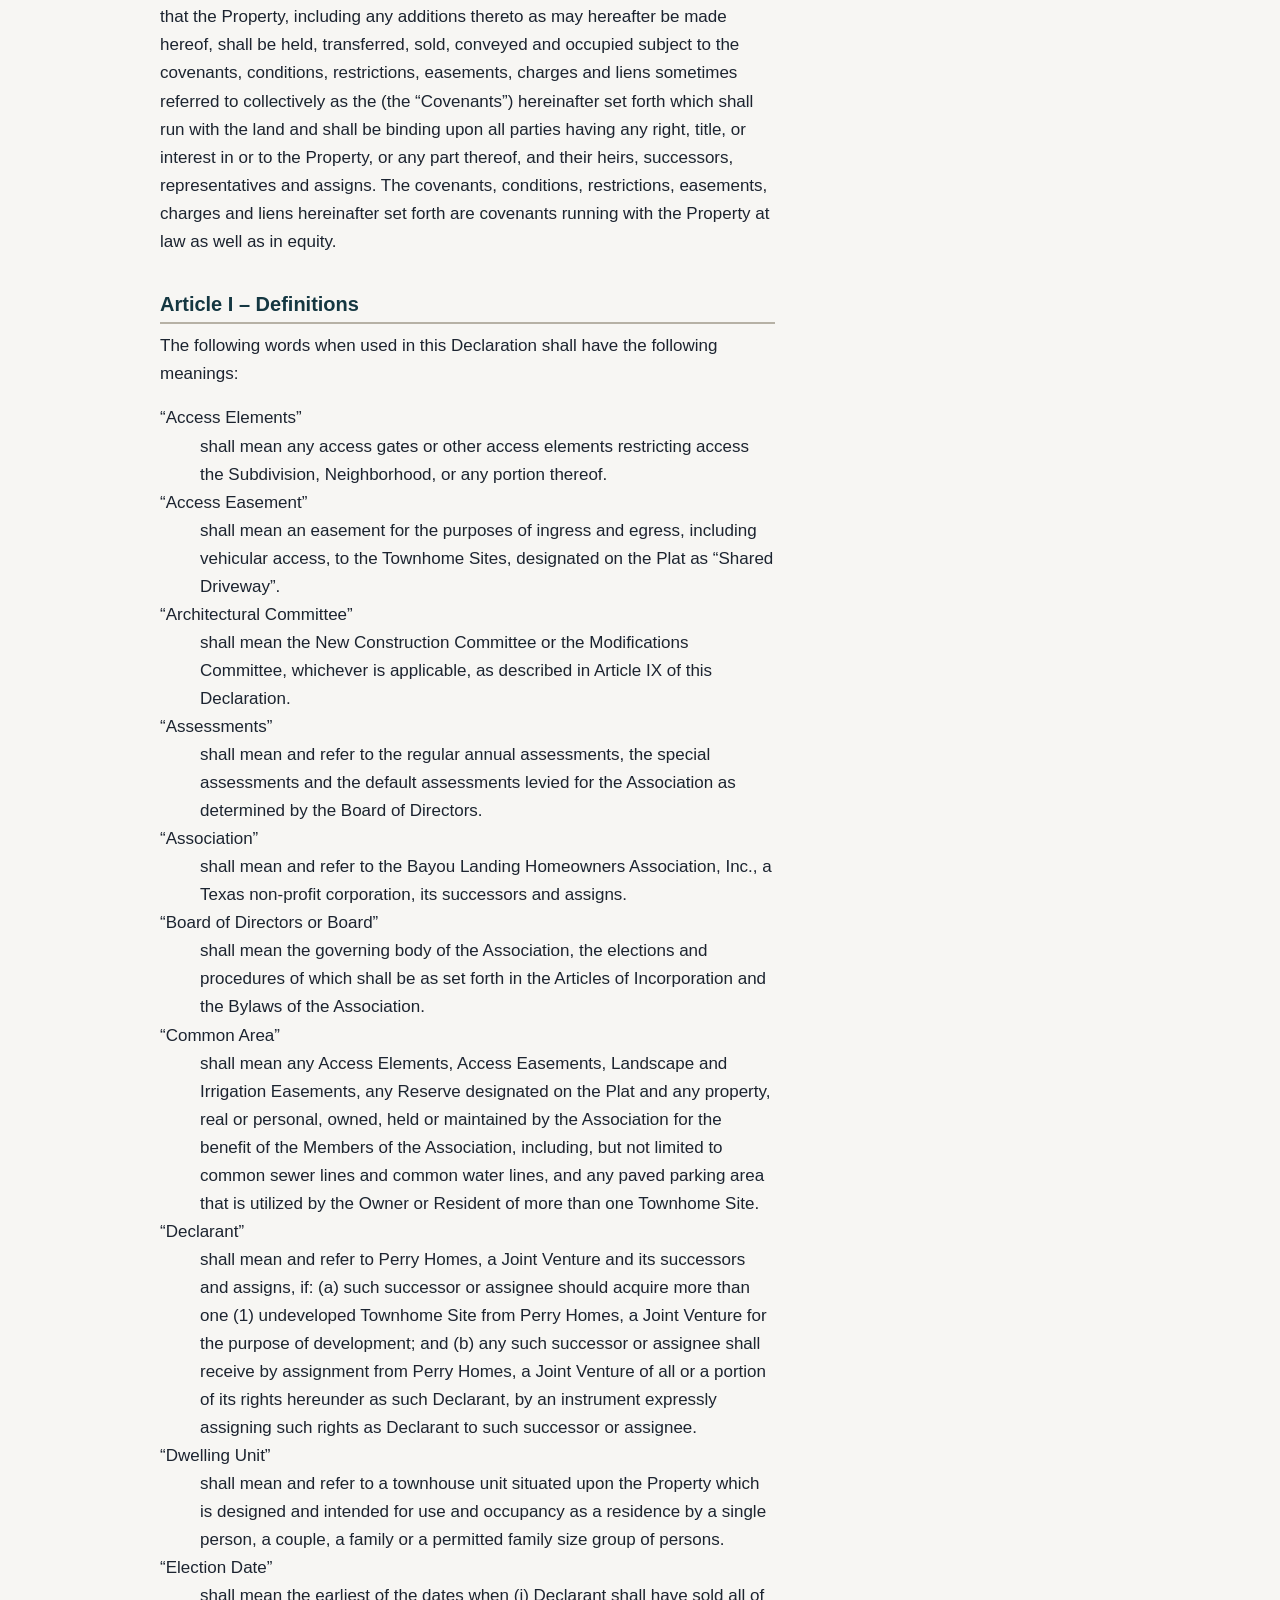
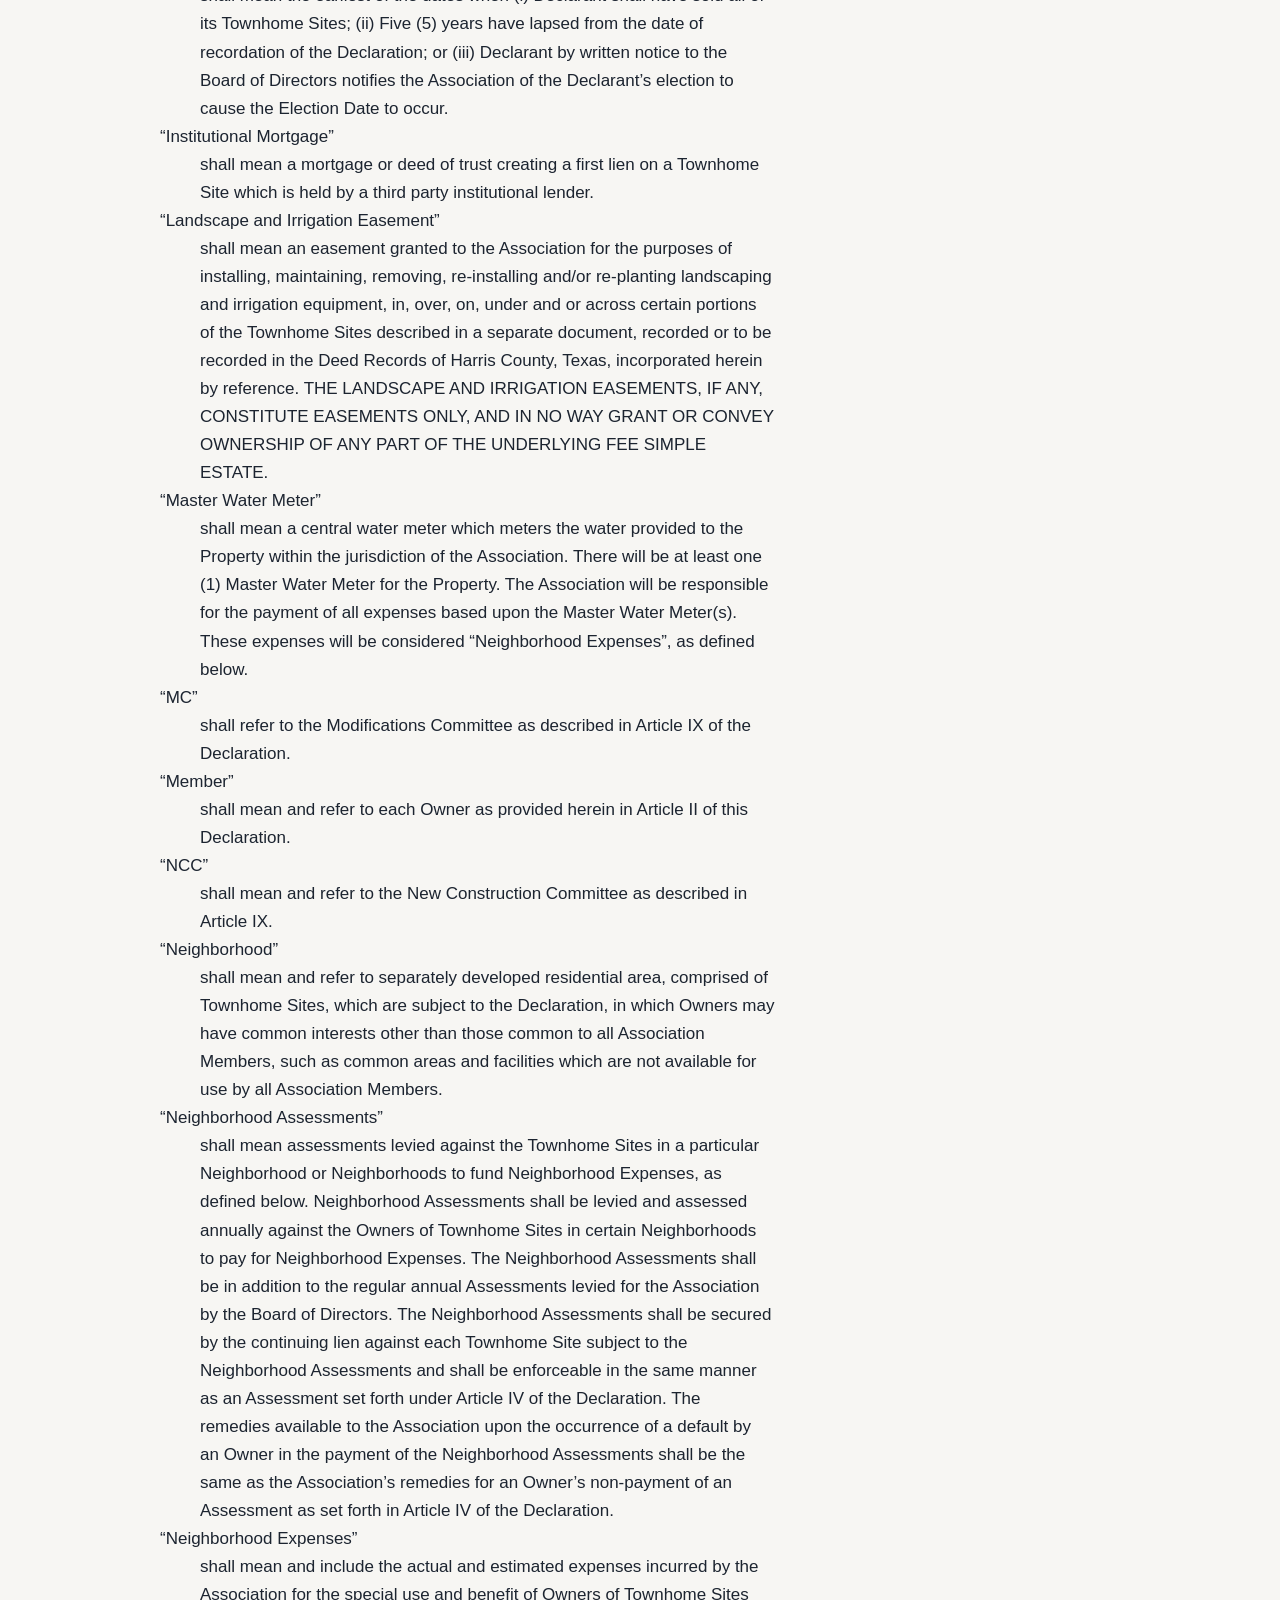
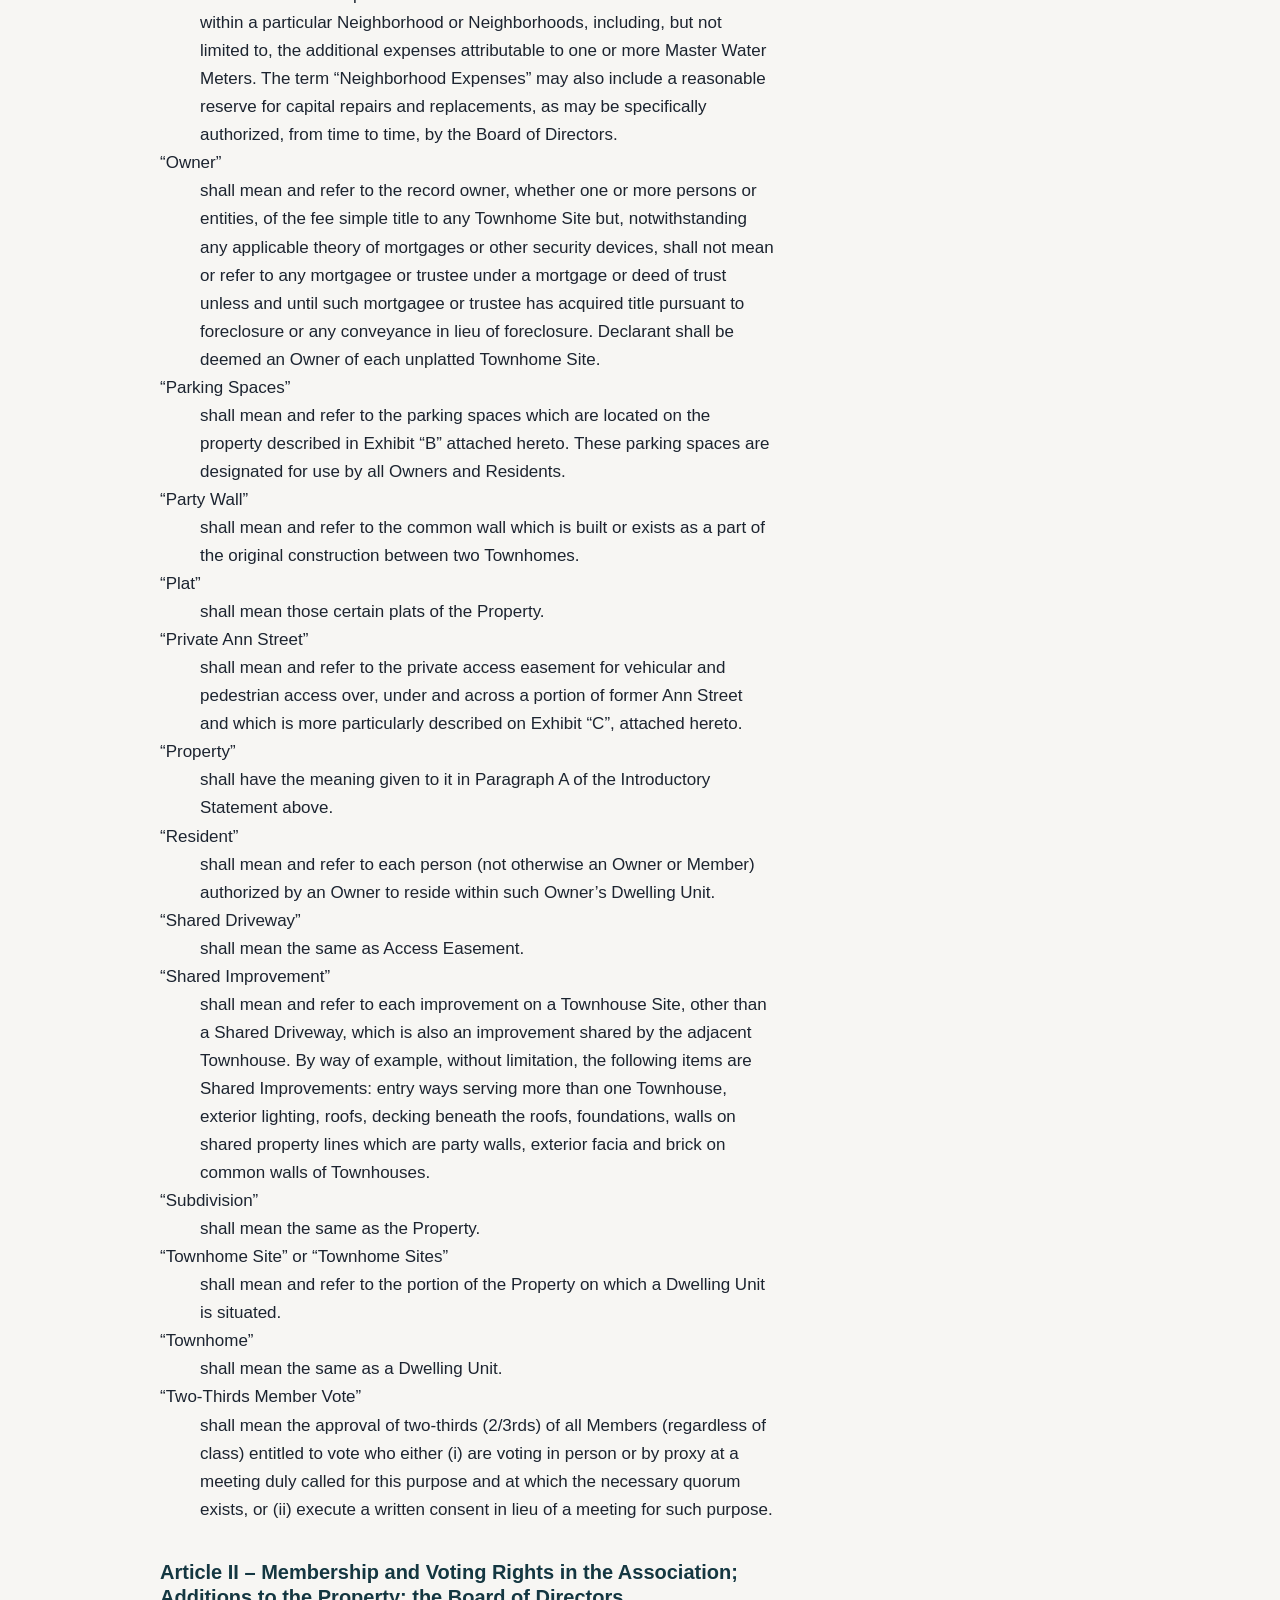
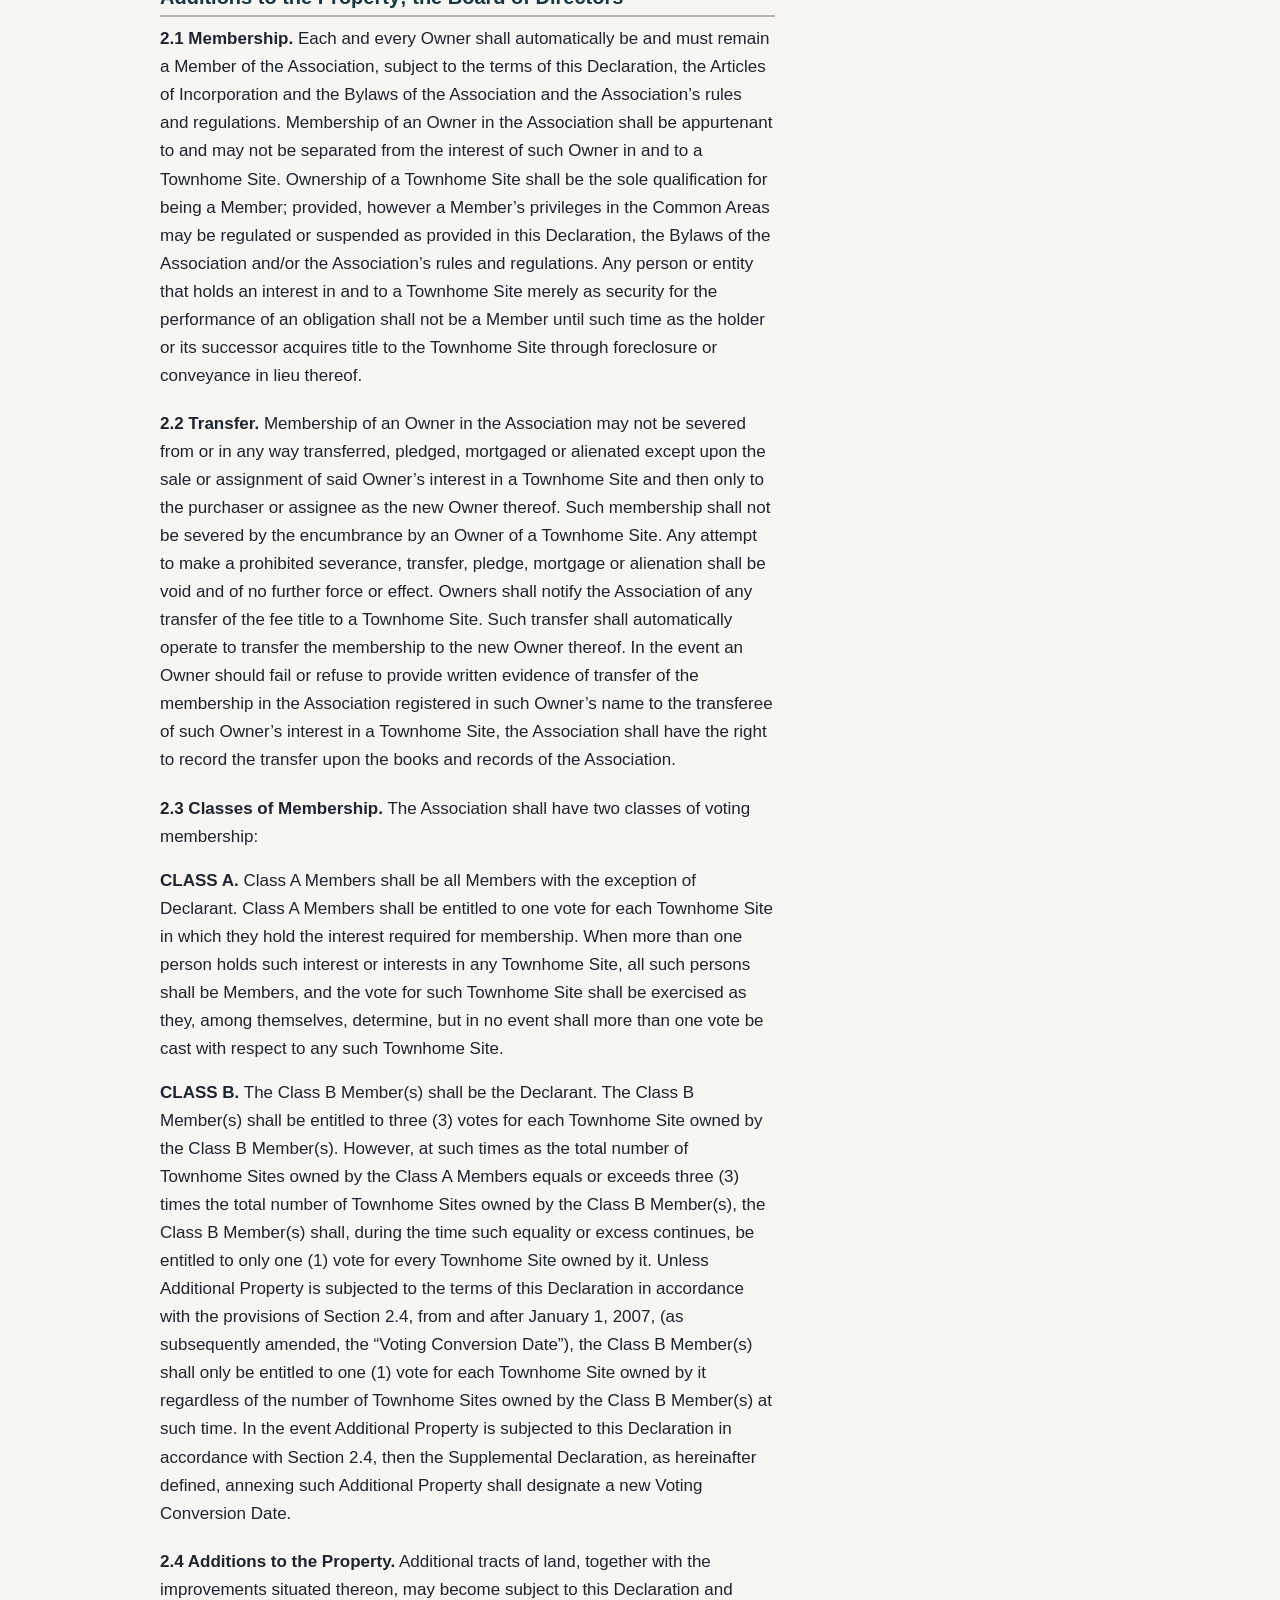
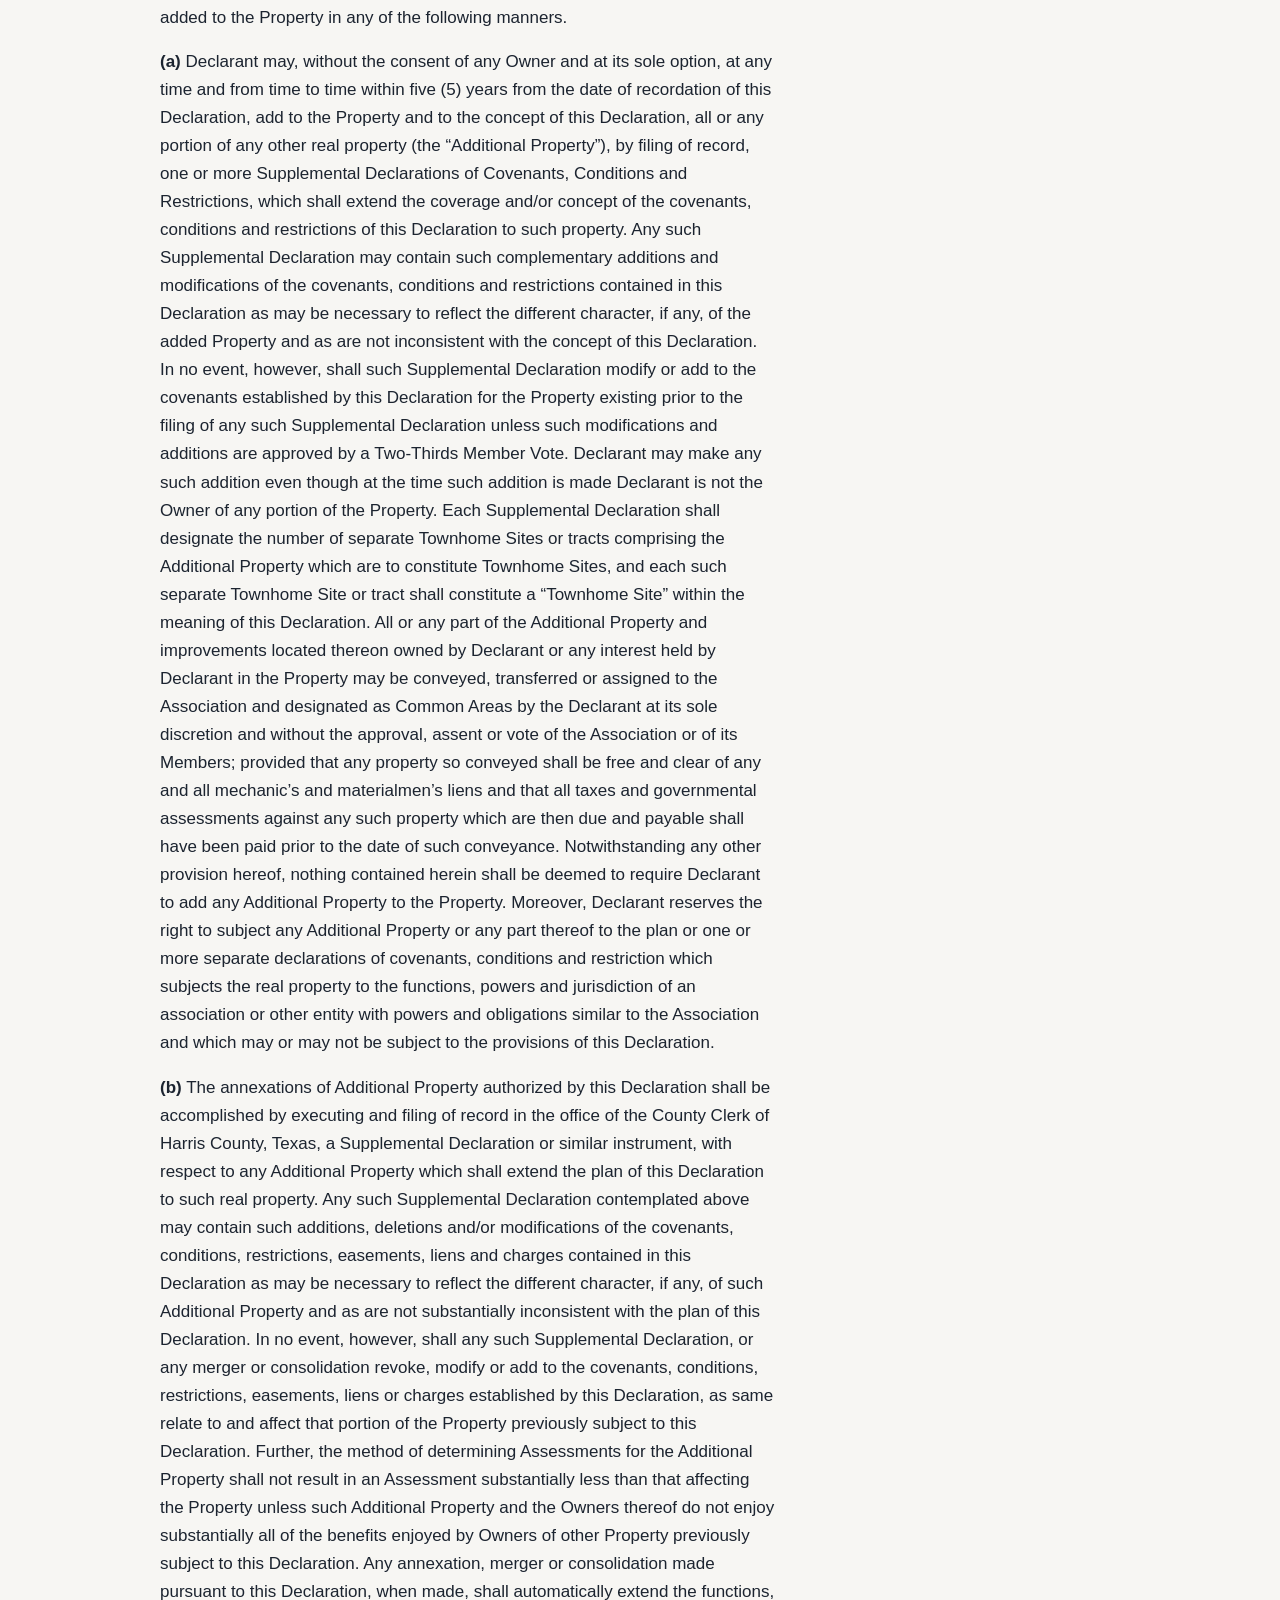
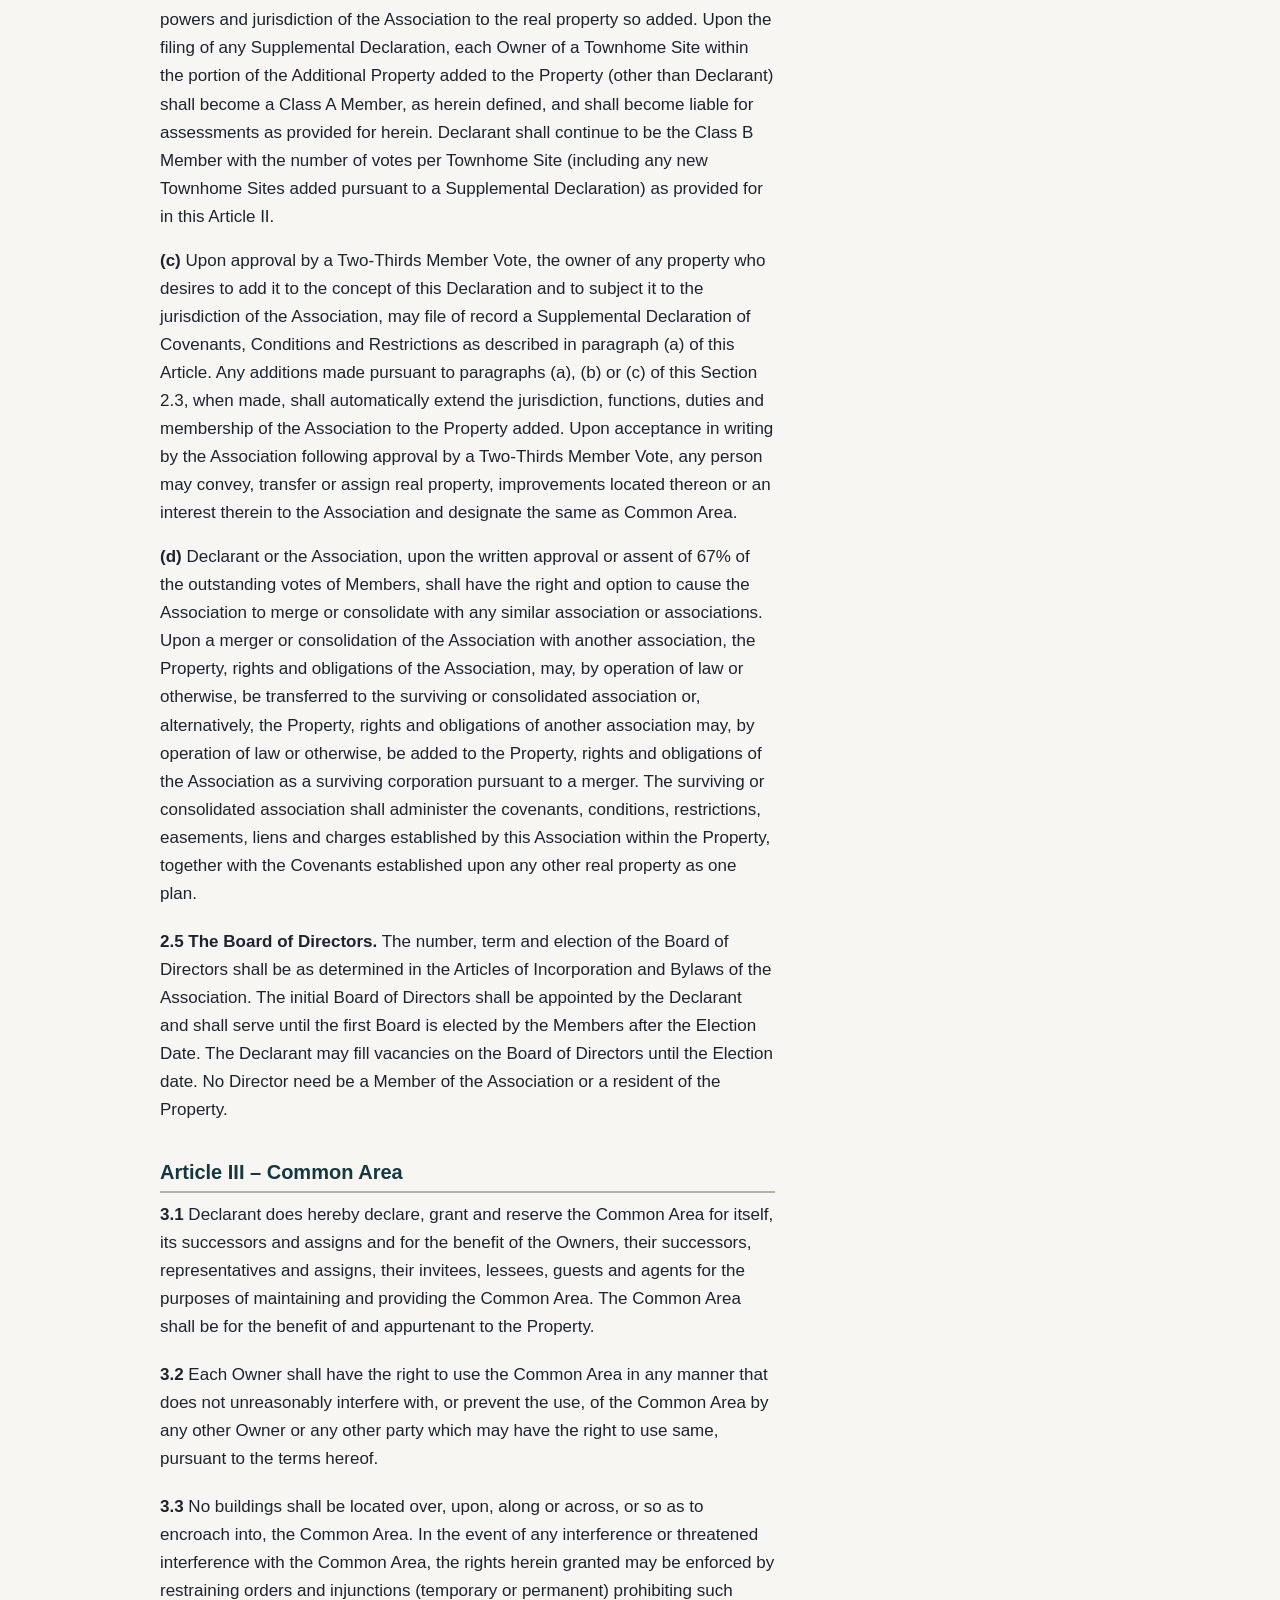
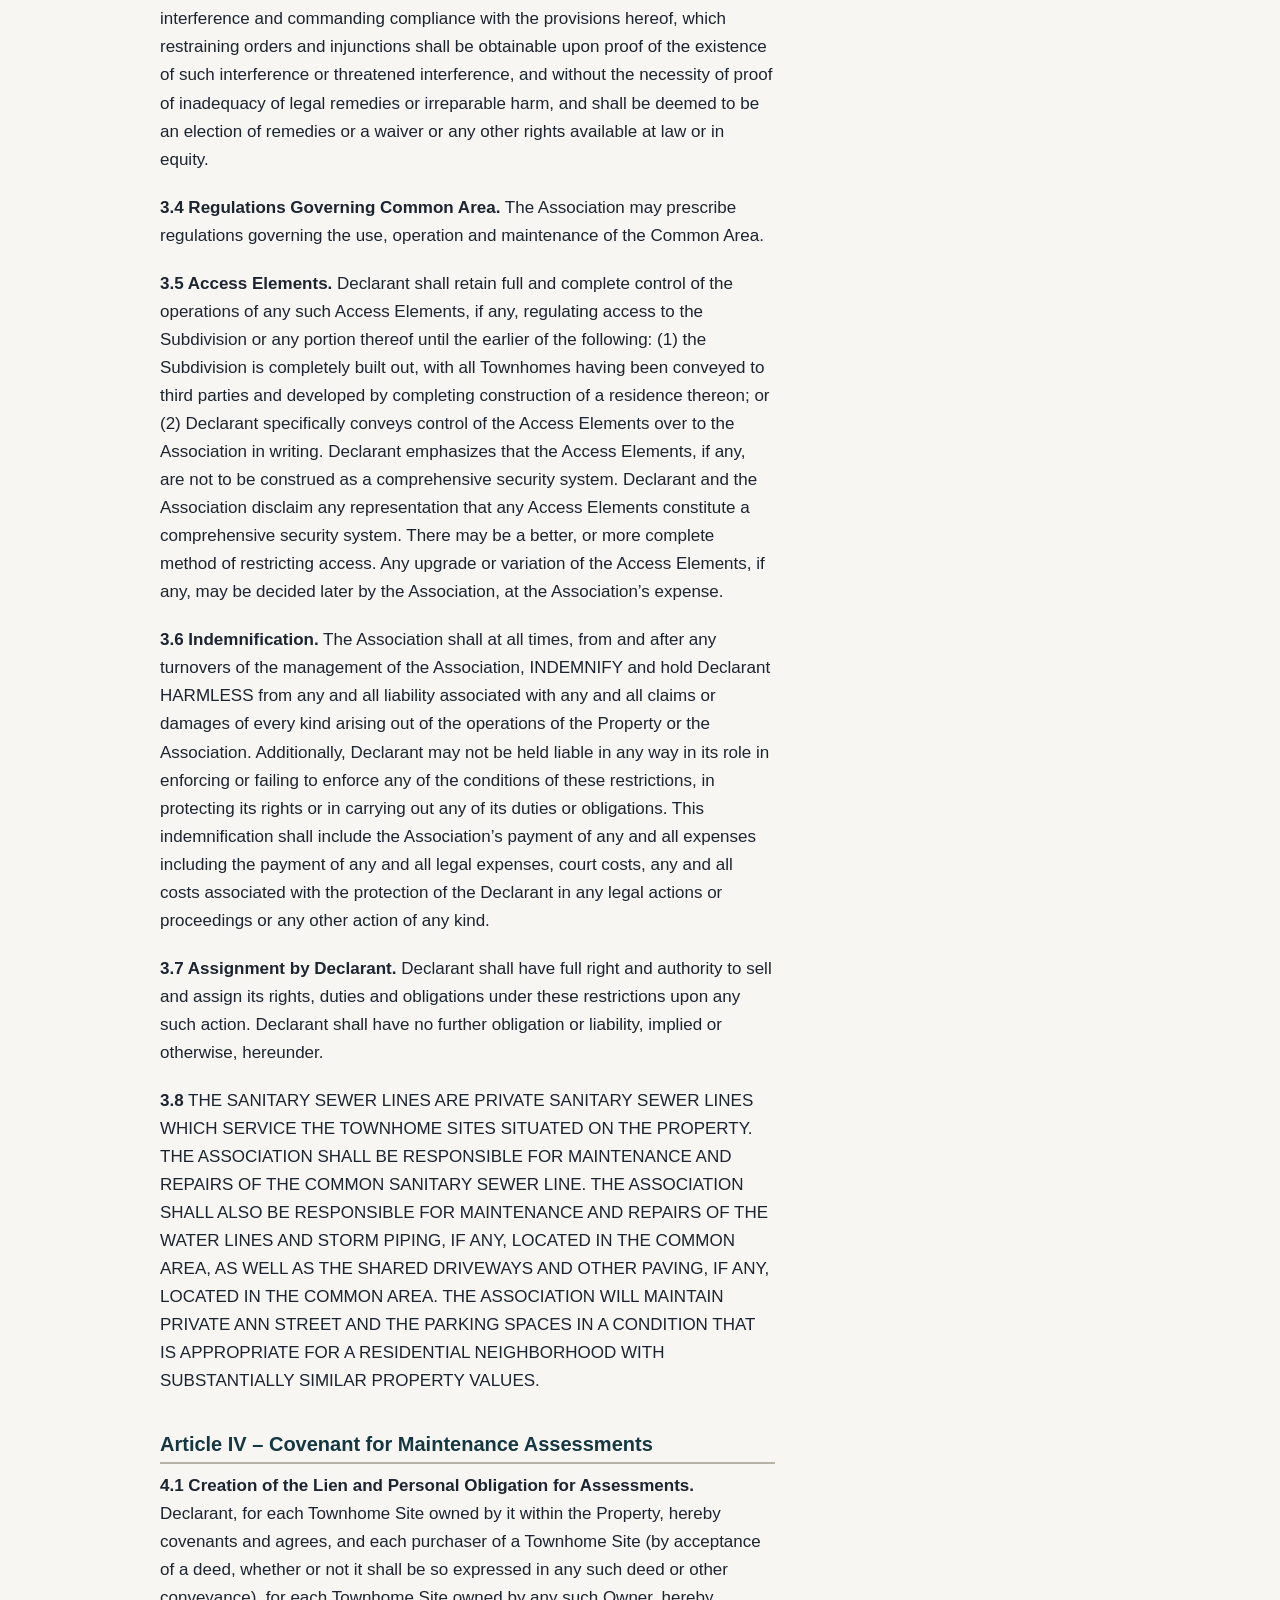
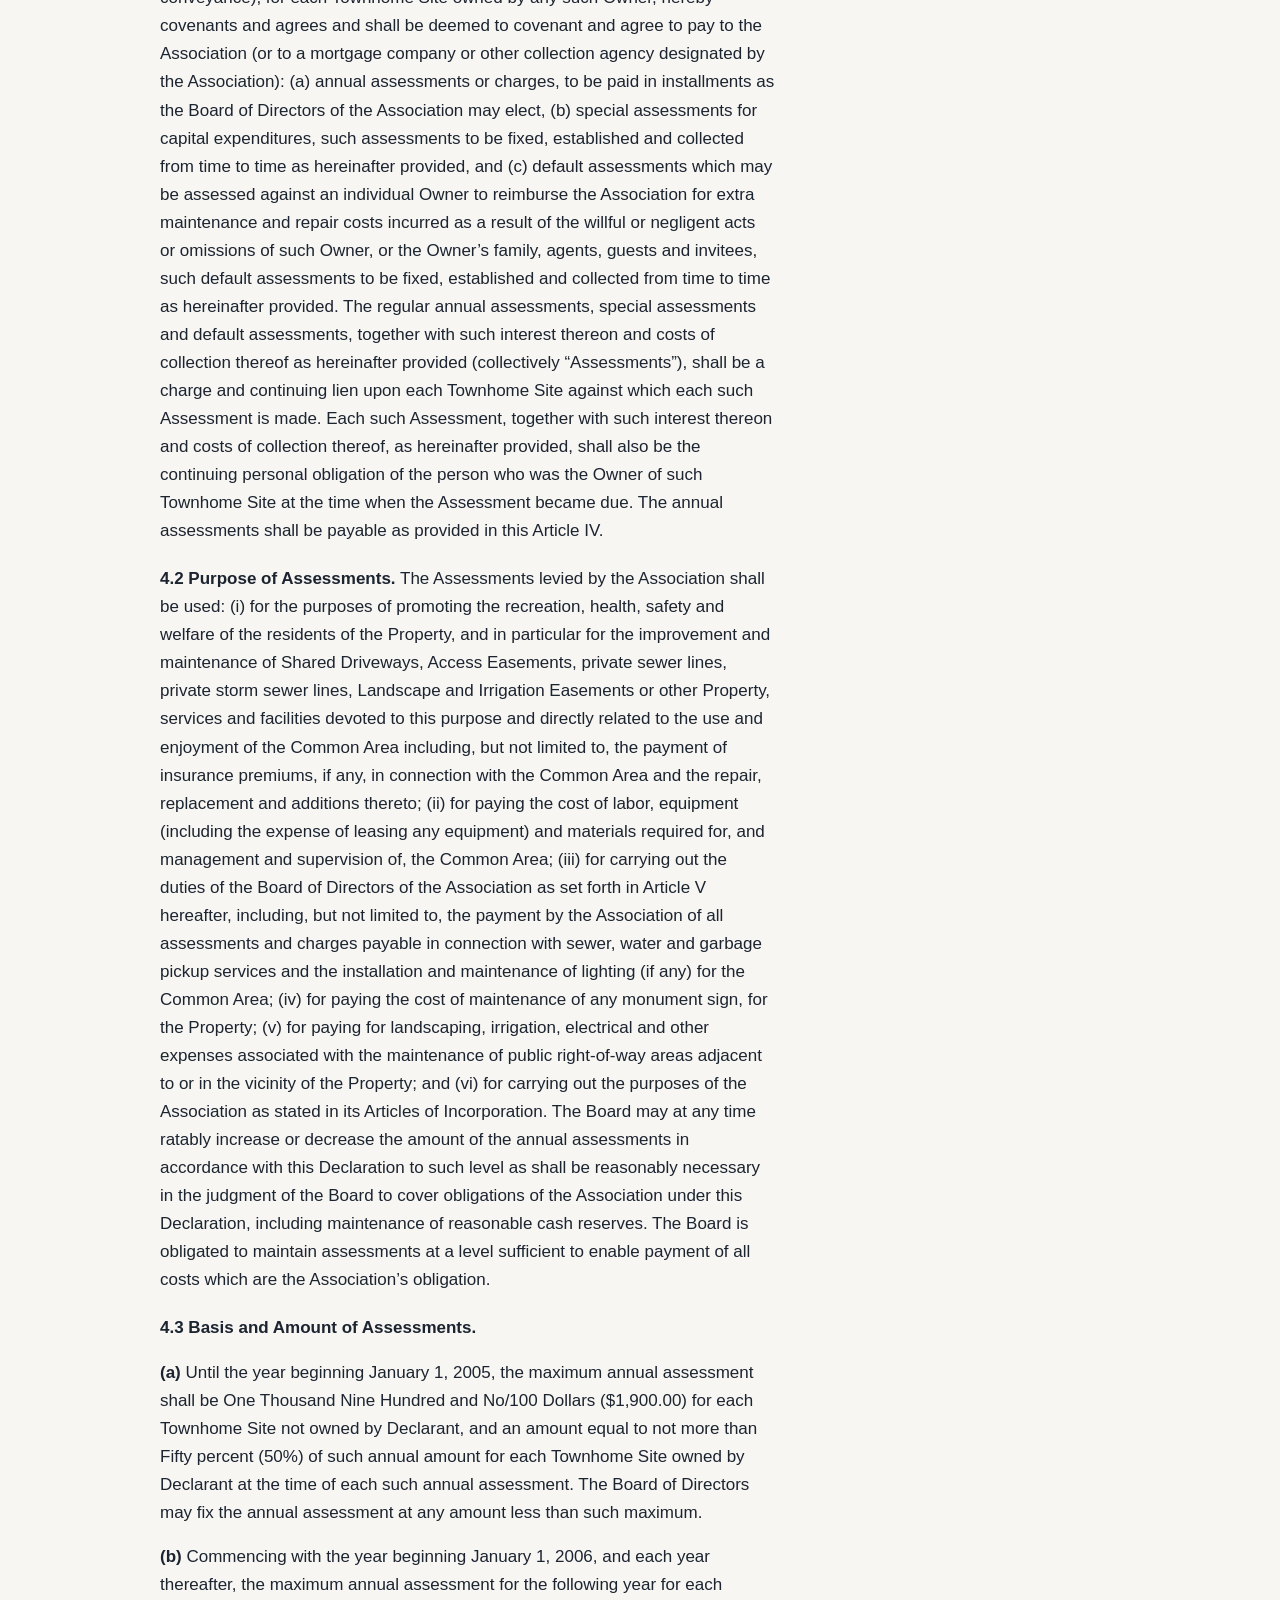
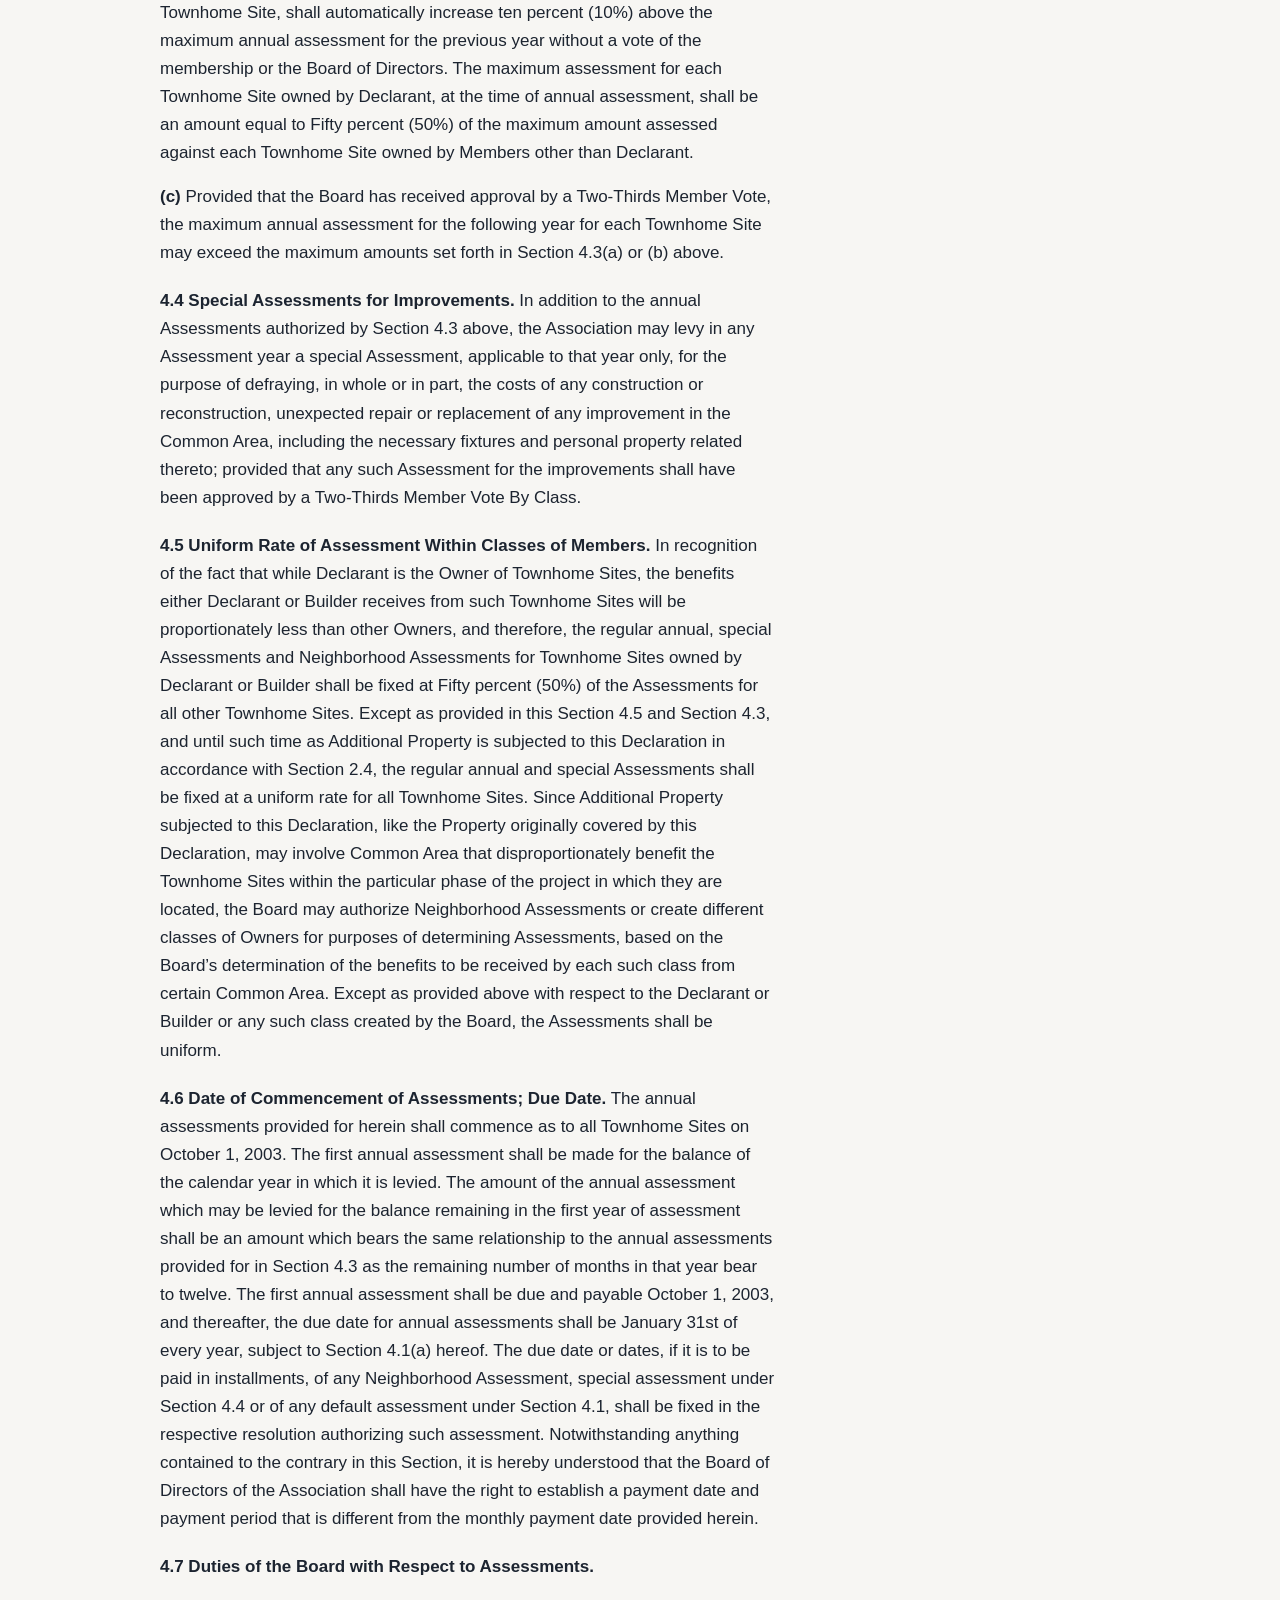
<file: site/governing/ccrs.html>
<!DOCTYPE html>
<html lang="en">
<head>
<meta charset="UTF-8">
<meta name="viewport" content="width=device-width, initial-scale=1">
<title>Declaration of Covenants and Restrictions | Bayou Landing HOA Governing Documents</title>
<meta name="description" content="Full text of the recorded Declaration of Covenants and Restrictions for Bayou Landing, covering common areas, maintenance assessments, easements, protective covenants and architectural standards.">
<link rel="stylesheet" href="../assets/style.css">
<link rel="icon" href="/favicon.svg" type="image/svg+xml">
</head>
<body class="doc-page">

<a class="skip-link" href="#main">Skip to content</a>

<header class="site-header">
  <div class="site-header-inner">
    <a class="site-title" href="../index.html">Bayou Landing <span>Homeowners Association</span></a>
    <nav class="site-nav" aria-label="Primary">
      <ul>
        <li><a href="../index.html">Home</a></li>
        <li><a href="../notices.html">News</a></li>
        <li><a href="../gate-access.html">Gate Access</a></li>
        <li><a href="../parking.html">Parking</a></li>
        <li><a href="index.html" aria-current="page">Documents</a></li>
        <li><a href="../meetings.html">Meetings</a></li>
        <li><a href="../financials.html">Financials</a></li>
        <li><a href="../faq.html">FAQ</a></li>
        <li><a href="../contact.html">Contact</a></li>
      </ul>
    </nav>
  </div>
</header>

<main class="doc-body" id="main">

<p class="breadcrumb"><a href="../index.html">Home</a> &raquo; <a href="index.html">Back to Governing Documents</a></p>

<h1>Declaration of Covenants and Restrictions for Bayou Landing</h1>

<p class="doc-disclaimer">This text version is provided for residents&rsquo; convenience only; the official recorded instruments filed with Harris County, Texas control in the event of any discrepancy.</p>

<p><em>Made March 26, 2003 by Perry Homes, a Joint Venture (&ldquo;Declarant&rdquo;); recorded with the Harris County Clerk on March 31, 2003 (Clerk&rsquo;s File No. W542257). Transcribed from the recorded scan; scanning artifacts have been corrected for readability, but numbering, wording, and legal substance are unchanged from the recorded instrument. See the <a href="index.html">Governing Documents index</a> for the related Articles of Incorporation and Bylaws.</em></p>

<p><label for="doc-filter"><strong>Search this document:</strong></label><br>
<input type="search" id="doc-filter" placeholder="Search this document&hellip;"></p>

<nav class="doc-toc">
<h2>Contents</h2>
<ul>
<li><a href="#recitals">Recitals</a></li>
<li><a href="#article-i">Article I &ndash; Definitions</a></li>
<li><a href="#article-ii">Article II &ndash; Membership and Voting Rights in the Association; Additions to the Property; the Board of Directors</a></li>
<li><a href="#article-iii">Article III &ndash; Common Area</a></li>
<li><a href="#article-iv">Article IV &ndash; Covenant for Maintenance Assessments</a></li>
<li><a href="#article-v">Article V &ndash; General Powers and Duties of Board of Directors of the Association</a></li>
<li><a href="#article-vi">Article VI &ndash; Easements</a></li>
<li><a href="#article-vii">Article VII &ndash; Protective Covenants</a></li>
<li><a href="#article-viii">Article VIII &ndash; Architectural and Construction Restrictions</a></li>
<li><a href="#article-ix">Article IX &ndash; Architectural Standards</a></li>
<li><a href="#article-x">Article X &ndash; Maintenance of Townhome Sites and Dwelling Units by Owners</a></li>
<li><a href="#article-xi">Article XI &ndash; General Provisions</a></li>
<li><a href="#article-xii">Article XII &ndash; Other Restrictions</a></li>
<li><a href="#execution">Execution &amp; Acknowledgment</a></li>
<li><a href="#exhibit-a">Exhibit &ldquo;A&rdquo; &ndash; Property Description</a></li>
<li><a href="#exhibit-b">Exhibit &ldquo;B&rdquo; &ndash; Parking Easements</a></li>
<li><a href="#exhibit-c">Exhibit &ldquo;C&rdquo; &ndash; 28&prime; Access Easement</a></li>
</ul>
</nav>

<a class="toc-jump" href="#doc-start">Skip the contents and start reading &darr;</a>

<article class="doc-article" id="doc-start">

<section class="doc-section" id="recitals">
<h2 class="doc-article-title">Recitals</h2>
<p>THE STATE OF TEXAS &sect;<br>COUNTY OF HARRIS &sect;</p>
<p>THIS DECLARATION OF COVENANTS AND RESTRICTIONS FOR BAYOU LANDING is made this 26th day of March, 2003, by PERRY HOMES, a Joint Venture (&ldquo;Declarant&rdquo;).</p>
<p><strong>A.</strong> Declarant is the owner of certain real property described in Exhibit &ldquo;A&rdquo;, attached hereto, together with additions thereto as may be made subject to the terms of this Declaration by any Supplemental Declaration of Covenants executed and filed, from time to time, by Declarant in the Deed Records of Harris County, Texas (being collectively called the &ldquo;Property&rdquo;), and desires to create on the Property a residential community with residential Townhome Sites and common areas for the benefit of the Owners, as hereinafter defined.</p>
<p><strong>B.</strong> Declarant desires to provide for the efficient preservation of the values and amenities within the Property and for the maintenance of Common Areas. To this end, Declarant desires to impose upon the Property the covenants, conditions, restrictions, easements, charges and liens contained in this Declaration and has caused, or will cause, to be created Bayou Landing Homeowners Association, Inc. (&ldquo;Association&rdquo;), a Texas non-profit corporation, to which is delegated and assigned the powers of maintaining and administering the Common Areas and enforcing the terms of this Declaration.</p>
<p><strong>C.</strong> Although the Property was platted as Americas Townhomes, Declarant has decided that the Property shall be commonly known as Bayou Landing.</p>
<p><strong>D.</strong> This Declaration repeals and replaces that certain Declaration of Covenants and Restrictions for Americas Townhomes, recorded on December 17, 2002, under Harris County Clerk&rsquo;s File No. W294543.</p>
<p>NOW, THEREFORE, Declarant, for and in consideration of, and expressly for the benefit of, and to bind, its successors-in-interest, does hereby agree and declare that the Property, including any additions thereto as may hereafter be made hereof, shall be held, transferred, sold, conveyed and occupied subject to the covenants, conditions, restrictions, easements, charges and liens sometimes referred to collectively as the (the &ldquo;Covenants&rdquo;) hereinafter set forth which shall run with the land and shall be binding upon all parties having any right, title, or interest in or to the Property, or any part thereof, and their heirs, successors, representatives and assigns. The covenants, conditions, restrictions, easements, charges and liens hereinafter set forth are covenants running with the Property at law as well as in equity.</p>
</section>

<section class="doc-section" id="article-i">
<h2 class="doc-article-title">Article I &ndash; Definitions</h2>
<p>The following words when used in this Declaration shall have the following meanings:</p>
<dl>
<dt>&ldquo;Access Elements&rdquo;</dt><dd>shall mean any access gates or other access elements restricting access the Subdivision, Neighborhood, or any portion thereof.</dd>
<dt>&ldquo;Access Easement&rdquo;</dt><dd>shall mean an easement for the purposes of ingress and egress, including vehicular access, to the Townhome Sites, designated on the Plat as &ldquo;Shared Driveway&rdquo;.</dd>
<dt>&ldquo;Architectural Committee&rdquo;</dt><dd>shall mean the New Construction Committee or the Modifications Committee, whichever is applicable, as described in Article IX of this Declaration.</dd>
<dt>&ldquo;Assessments&rdquo;</dt><dd>shall mean and refer to the regular annual assessments, the special assessments and the default assessments levied for the Association as determined by the Board of Directors.</dd>
<dt>&ldquo;Association&rdquo;</dt><dd>shall mean and refer to the Bayou Landing Homeowners Association, Inc., a Texas non-profit corporation, its successors and assigns.</dd>
<dt>&ldquo;Board of Directors or Board&rdquo;</dt><dd>shall mean the governing body of the Association, the elections and procedures of which shall be as set forth in the Articles of Incorporation and the Bylaws of the Association.</dd>
<dt>&ldquo;Common Area&rdquo;</dt><dd>shall mean any Access Elements, Access Easements, Landscape and Irrigation Easements, any Reserve designated on the Plat and any property, real or personal, owned, held or maintained by the Association for the benefit of the Members of the Association, including, but not limited to common sewer lines and common water lines, and any paved parking area that is utilized by the Owner or Resident of more than one Townhome Site.</dd>
<dt>&ldquo;Declarant&rdquo;</dt><dd>shall mean and refer to Perry Homes, a Joint Venture and its successors and assigns, if: (a) such successor or assignee should acquire more than one (1) undeveloped Townhome Site from Perry Homes, a Joint Venture for the purpose of development; and (b) any such successor or assignee shall receive by assignment from Perry Homes, a Joint Venture of all or a portion of its rights hereunder as such Declarant, by an instrument expressly assigning such rights as Declarant to such successor or assignee.</dd>
<dt>&ldquo;Dwelling Unit&rdquo;</dt><dd>shall mean and refer to a townhouse unit situated upon the Property which is designed and intended for use and occupancy as a residence by a single person, a couple, a family or a permitted family size group of persons.</dd>
<dt>&ldquo;Election Date&rdquo;</dt><dd>shall mean the earliest of the dates when (i) Declarant shall have sold all of its Townhome Sites; (ii) Five (5) years have lapsed from the date of recordation of the Declaration; or (iii) Declarant by written notice to the Board of Directors notifies the Association of the Declarant&rsquo;s election to cause the Election Date to occur.</dd>
<dt>&ldquo;Institutional Mortgage&rdquo;</dt><dd>shall mean a mortgage or deed of trust creating a first lien on a Townhome Site which is held by a third party institutional lender.</dd>
<dt>&ldquo;Landscape and Irrigation Easement&rdquo;</dt><dd>shall mean an easement granted to the Association for the purposes of installing, maintaining, removing, re-installing and/or re-planting landscaping and irrigation equipment, in, over, on, under and or across certain portions of the Townhome Sites described in a separate document, recorded or to be recorded in the Deed Records of Harris County, Texas, incorporated herein by reference. THE LANDSCAPE AND IRRIGATION EASEMENTS, IF ANY, CONSTITUTE EASEMENTS ONLY, AND IN NO WAY GRANT OR CONVEY OWNERSHIP OF ANY PART OF THE UNDERLYING FEE SIMPLE ESTATE.</dd>
<dt>&ldquo;Master Water Meter&rdquo;</dt><dd>shall mean a central water meter which meters the water provided to the Property within the jurisdiction of the Association. There will be at least one (1) Master Water Meter for the Property. The Association will be responsible for the payment of all expenses based upon the Master Water Meter(s). These expenses will be considered &ldquo;Neighborhood Expenses&rdquo;, as defined below.</dd>
<dt>&ldquo;MC&rdquo;</dt><dd>shall refer to the Modifications Committee as described in Article IX of the Declaration.</dd>
<dt>&ldquo;Member&rdquo;</dt><dd>shall mean and refer to each Owner as provided herein in Article II of this Declaration.</dd>
<dt>&ldquo;NCC&rdquo;</dt><dd>shall mean and refer to the New Construction Committee as described in Article IX.</dd>
<dt>&ldquo;Neighborhood&rdquo;</dt><dd>shall mean and refer to separately developed residential area, comprised of Townhome Sites, which are subject to the Declaration, in which Owners may have common interests other than those common to all Association Members, such as common areas and facilities which are not available for use by all Association Members.</dd>
<dt>&ldquo;Neighborhood Assessments&rdquo;</dt><dd>shall mean assessments levied against the Townhome Sites in a particular Neighborhood or Neighborhoods to fund Neighborhood Expenses, as defined below. Neighborhood Assessments shall be levied and assessed annually against the Owners of Townhome Sites in certain Neighborhoods to pay for Neighborhood Expenses. The Neighborhood Assessments shall be in addition to the regular annual Assessments levied for the Association by the Board of Directors. The Neighborhood Assessments shall be secured by the continuing lien against each Townhome Site subject to the Neighborhood Assessments and shall be enforceable in the same manner as an Assessment set forth under Article IV of the Declaration. The remedies available to the Association upon the occurrence of a default by an Owner in the payment of the Neighborhood Assessments shall be the same as the Association&rsquo;s remedies for an Owner&rsquo;s non-payment of an Assessment as set forth in Article IV of the Declaration.</dd>
<dt>&ldquo;Neighborhood Expenses&rdquo;</dt><dd>shall mean and include the actual and estimated expenses incurred by the Association for the special use and benefit of Owners of Townhome Sites within a particular Neighborhood or Neighborhoods, including, but not limited to, the additional expenses attributable to one or more Master Water Meters. The term &ldquo;Neighborhood Expenses&rdquo; may also include a reasonable reserve for capital repairs and replacements, as may be specifically authorized, from time to time, by the Board of Directors.</dd>
<dt>&ldquo;Owner&rdquo;</dt><dd>shall mean and refer to the record owner, whether one or more persons or entities, of the fee simple title to any Townhome Site but, notwithstanding any applicable theory of mortgages or other security devices, shall not mean or refer to any mortgagee or trustee under a mortgage or deed of trust unless and until such mortgagee or trustee has acquired title pursuant to foreclosure or any conveyance in lieu of foreclosure. Declarant shall be deemed an Owner of each unplatted Townhome Site.</dd>
<dt>&ldquo;Parking Spaces&rdquo;</dt><dd>shall mean and refer to the parking spaces which are located on the property described in Exhibit &ldquo;B&rdquo; attached hereto. These parking spaces are designated for use by all Owners and Residents.</dd>
<dt>&ldquo;Party Wall&rdquo;</dt><dd>shall mean and refer to the common wall which is built or exists as a part of the original construction between two Townhomes.</dd>
<dt>&ldquo;Plat&rdquo;</dt><dd>shall mean those certain plats of the Property.</dd>
<dt>&ldquo;Private Ann Street&rdquo;</dt><dd>shall mean and refer to the private access easement for vehicular and pedestrian access over, under and across a portion of former Ann Street and which is more particularly described on Exhibit &ldquo;C&rdquo;, attached hereto.</dd>
<dt>&ldquo;Property&rdquo;</dt><dd>shall have the meaning given to it in Paragraph A of the Introductory Statement above.</dd>
<dt>&ldquo;Resident&rdquo;</dt><dd>shall mean and refer to each person (not otherwise an Owner or Member) authorized by an Owner to reside within such Owner&rsquo;s Dwelling Unit.</dd>
<dt>&ldquo;Shared Driveway&rdquo;</dt><dd>shall mean the same as Access Easement.</dd>
<dt>&ldquo;Shared Improvement&rdquo;</dt><dd>shall mean and refer to each improvement on a Townhouse Site, other than a Shared Driveway, which is also an improvement shared by the adjacent Townhouse. By way of example, without limitation, the following items are Shared Improvements: entry ways serving more than one Townhouse, exterior lighting, roofs, decking beneath the roofs, foundations, walls on shared property lines which are party walls, exterior facia and brick on common walls of Townhouses.</dd>
<dt>&ldquo;Subdivision&rdquo;</dt><dd>shall mean the same as the Property.</dd>
<dt>&ldquo;Townhome Site&rdquo; or &ldquo;Townhome Sites&rdquo;</dt><dd>shall mean and refer to the portion of the Property on which a Dwelling Unit is situated.</dd>
<dt>&ldquo;Townhome&rdquo;</dt><dd>shall mean the same as a Dwelling Unit.</dd>
<dt>&ldquo;Two-Thirds Member Vote&rdquo;</dt><dd>shall mean the approval of two-thirds (2/3rds) of all Members (regardless of class) entitled to vote who either (i) are voting in person or by proxy at a meeting duly called for this purpose and at which the necessary quorum exists, or (ii) execute a written consent in lieu of a meeting for such purpose.</dd>
</dl>
</section>

<section class="doc-section" id="article-ii">
<h2 class="doc-article-title">Article II &ndash; Membership and Voting Rights in the Association; Additions to the Property; the Board of Directors</h2>

<div class="doc-section" id="article-ii-sec-2-1">
<p><strong>2.1 Membership.</strong> Each and every Owner shall automatically be and must remain a Member of the Association, subject to the terms of this Declaration, the Articles of Incorporation and the Bylaws of the Association and the Association&rsquo;s rules and regulations. Membership of an Owner in the Association shall be appurtenant to and may not be separated from the interest of such Owner in and to a Townhome Site. Ownership of a Townhome Site shall be the sole qualification for being a Member; provided, however a Member&rsquo;s privileges in the Common Areas may be regulated or suspended as provided in this Declaration, the Bylaws of the Association and/or the Association&rsquo;s rules and regulations. Any person or entity that holds an interest in and to a Townhome Site merely as security for the performance of an obligation shall not be a Member until such time as the holder or its successor acquires title to the Townhome Site through foreclosure or conveyance in lieu thereof.</p>
</div>

<div class="doc-section" id="article-ii-sec-2-2">
<p><strong>2.2 Transfer.</strong> Membership of an Owner in the Association may not be severed from or in any way transferred, pledged, mortgaged or alienated except upon the sale or assignment of said Owner&rsquo;s interest in a Townhome Site and then only to the purchaser or assignee as the new Owner thereof. Such membership shall not be severed by the encumbrance by an Owner of a Townhome Site. Any attempt to make a prohibited severance, transfer, pledge, mortgage or alienation shall be void and of no further force or effect. Owners shall notify the Association of any transfer of the fee title to a Townhome Site. Such transfer shall automatically operate to transfer the membership to the new Owner thereof. In the event an Owner should fail or refuse to provide written evidence of transfer of the membership in the Association registered in such Owner&rsquo;s name to the transferee of such Owner&rsquo;s interest in a Townhome Site, the Association shall have the right to record the transfer upon the books and records of the Association.</p>
</div>

<div class="doc-section" id="article-ii-sec-2-3">
<p><strong>2.3 Classes of Membership.</strong> The Association shall have two classes of voting membership:</p>
<p><strong>CLASS A.</strong> Class A Members shall be all Members with the exception of Declarant. Class A Members shall be entitled to one vote for each Townhome Site in which they hold the interest required for membership. When more than one person holds such interest or interests in any Townhome Site, all such persons shall be Members, and the vote for such Townhome Site shall be exercised as they, among themselves, determine, but in no event shall more than one vote be cast with respect to any such Townhome Site.</p>
<p><strong>CLASS B.</strong> The Class B Member(s) shall be the Declarant. The Class B Member(s) shall be entitled to three (3) votes for each Townhome Site owned by the Class B Member(s). However, at such times as the total number of Townhome Sites owned by the Class A Members equals or exceeds three (3) times the total number of Townhome Sites owned by the Class B Member(s), the Class B Member(s) shall, during the time such equality or excess continues, be entitled to only one (1) vote for every Townhome Site owned by it. Unless Additional Property is subjected to the terms of this Declaration in accordance with the provisions of Section 2.4, from and after January 1, 2007, (as subsequently amended, the &ldquo;Voting Conversion Date&rdquo;), the Class B Member(s) shall only be entitled to one (1) vote for each Townhome Site owned by it regardless of the number of Townhome Sites owned by the Class B Member(s) at such time. In the event Additional Property is subjected to this Declaration in accordance with Section 2.4, then the Supplemental Declaration, as hereinafter defined, annexing such Additional Property shall designate a new Voting Conversion Date.</p>
</div>

<div class="doc-section" id="article-ii-sec-2-4">
<p><strong>2.4 Additions to the Property.</strong> Additional tracts of land, together with the improvements situated thereon, may become subject to this Declaration and added to the Property in any of the following manners.</p>
<p><strong>(a)</strong> Declarant may, without the consent of any Owner and at its sole option, at any time and from time to time within five (5) years from the date of recordation of this Declaration, add to the Property and to the concept of this Declaration, all or any portion of any other real property (the &ldquo;Additional Property&rdquo;), by filing of record, one or more Supplemental Declarations of Covenants, Conditions and Restrictions, which shall extend the coverage and/or concept of the covenants, conditions and restrictions of this Declaration to such property. Any such Supplemental Declaration may contain such complementary additions and modifications of the covenants, conditions and restrictions contained in this Declaration as may be necessary to reflect the different character, if any, of the added Property and as are not inconsistent with the concept of this Declaration. In no event, however, shall such Supplemental Declaration modify or add to the covenants established by this Declaration for the Property existing prior to the filing of any such Supplemental Declaration unless such modifications and additions are approved by a Two-Thirds Member Vote. Declarant may make any such addition even though at the time such addition is made Declarant is not the Owner of any portion of the Property. Each Supplemental Declaration shall designate the number of separate Townhome Sites or tracts comprising the Additional Property which are to constitute Townhome Sites, and each such separate Townhome Site or tract shall constitute a &ldquo;Townhome Site&rdquo; within the meaning of this Declaration. All or any part of the Additional Property and improvements located thereon owned by Declarant or any interest held by Declarant in the Property may be conveyed, transferred or assigned to the Association and designated as Common Areas by the Declarant at its sole discretion and without the approval, assent or vote of the Association or of its Members; provided that any property so conveyed shall be free and clear of any and all mechanic&rsquo;s and materialmen&rsquo;s liens and that all taxes and governmental assessments against any such property which are then due and payable shall have been paid prior to the date of such conveyance. Notwithstanding any other provision hereof, nothing contained herein shall be deemed to require Declarant to add any Additional Property to the Property. Moreover, Declarant reserves the right to subject any Additional Property or any part thereof to the plan or one or more separate declarations of covenants, conditions and restriction which subjects the real property to the functions, powers and jurisdiction of an association or other entity with powers and obligations similar to the Association and which may or may not be subject to the provisions of this Declaration.</p>
<p><strong>(b)</strong> The annexations of Additional Property authorized by this Declaration shall be accomplished by executing and filing of record in the office of the County Clerk of Harris County, Texas, a Supplemental Declaration or similar instrument, with respect to any Additional Property which shall extend the plan of this Declaration to such real property. Any such Supplemental Declaration contemplated above may contain such additions, deletions and/or modifications of the covenants, conditions, restrictions, easements, liens and charges contained in this Declaration as may be necessary to reflect the different character, if any, of such Additional Property and as are not substantially inconsistent with the plan of this Declaration. In no event, however, shall any such Supplemental Declaration, or any merger or consolidation revoke, modify or add to the covenants, conditions, restrictions, easements, liens or charges established by this Declaration, as same relate to and affect that portion of the Property previously subject to this Declaration. Further, the method of determining Assessments for the Additional Property shall not result in an Assessment substantially less than that affecting the Property unless such Additional Property and the Owners thereof do not enjoy substantially all of the benefits enjoyed by Owners of other Property previously subject to this Declaration. Any annexation, merger or consolidation made pursuant to this Declaration, when made, shall automatically extend the functions, powers and jurisdiction of the Association to the real property so added. Upon the filing of any Supplemental Declaration, each Owner of a Townhome Site within the portion of the Additional Property added to the Property (other than Declarant) shall become a Class A Member, as herein defined, and shall become liable for assessments as provided for herein. Declarant shall continue to be the Class B Member with the number of votes per Townhome Site (including any new Townhome Sites added pursuant to a Supplemental Declaration) as provided for in this Article II.</p>
<p><strong>(c)</strong> Upon approval by a Two-Thirds Member Vote, the owner of any property who desires to add it to the concept of this Declaration and to subject it to the jurisdiction of the Association, may file of record a Supplemental Declaration of Covenants, Conditions and Restrictions as described in paragraph (a) of this Article. Any additions made pursuant to paragraphs (a), (b) or (c) of this Section 2.3, when made, shall automatically extend the jurisdiction, functions, duties and membership of the Association to the Property added. Upon acceptance in writing by the Association following approval by a Two-Thirds Member Vote, any person may convey, transfer or assign real property, improvements located thereon or an interest therein to the Association and designate the same as Common Area.</p>
<p><strong>(d)</strong> Declarant or the Association, upon the written approval or assent of 67% of the outstanding votes of Members, shall have the right and option to cause the Association to merge or consolidate with any similar association or associations. Upon a merger or consolidation of the Association with another association, the Property, rights and obligations of the Association, may, by operation of law or otherwise, be transferred to the surviving or consolidated association or, alternatively, the Property, rights and obligations of another association may, by operation of law or otherwise, be added to the Property, rights and obligations of the Association as a surviving corporation pursuant to a merger. The surviving or consolidated association shall administer the covenants, conditions, restrictions, easements, liens and charges established by this Association within the Property, together with the Covenants established upon any other real property as one plan.</p>
</div>

<div class="doc-section" id="article-ii-sec-2-5">
<p><strong>2.5 The Board of Directors.</strong> The number, term and election of the Board of Directors shall be as determined in the Articles of Incorporation and Bylaws of the Association. The initial Board of Directors shall be appointed by the Declarant and shall serve until the first Board is elected by the Members after the Election Date. The Declarant may fill vacancies on the Board of Directors until the Election date. No Director need be a Member of the Association or a resident of the Property.</p>
</div>
</section>

<section class="doc-section" id="article-iii">
<h2 class="doc-article-title">Article III &ndash; Common Area</h2>
<div class="doc-section" id="article-iii-sec-3-1"><p><strong>3.1</strong> Declarant does hereby declare, grant and reserve the Common Area for itself, its successors and assigns and for the benefit of the Owners, their successors, representatives and assigns, their invitees, lessees, guests and agents for the purposes of maintaining and providing the Common Area. The Common Area shall be for the benefit of and appurtenant to the Property.</p></div>
<div class="doc-section" id="article-iii-sec-3-2"><p><strong>3.2</strong> Each Owner shall have the right to use the Common Area in any manner that does not unreasonably interfere with, or prevent the use, of the Common Area by any other Owner or any other party which may have the right to use same, pursuant to the terms hereof.</p></div>
<div class="doc-section" id="article-iii-sec-3-3"><p><strong>3.3</strong> No buildings shall be located over, upon, along or across, or so as to encroach into, the Common Area. In the event of any interference or threatened interference with the Common Area, the rights herein granted may be enforced by restraining orders and injunctions (temporary or permanent) prohibiting such interference and commanding compliance with the provisions hereof, which restraining orders and injunctions shall be obtainable upon proof of the existence of such interference or threatened interference, and without the necessity of proof of inadequacy of legal remedies or irreparable harm, and shall be deemed to be an election of remedies or a waiver or any other rights available at law or in equity.</p></div>
<div class="doc-section" id="article-iii-sec-3-4"><p><strong>3.4 Regulations Governing Common Area.</strong> The Association may prescribe regulations governing the use, operation and maintenance of the Common Area.</p></div>
<div class="doc-section" id="article-iii-sec-3-5"><p><strong>3.5 Access Elements.</strong> Declarant shall retain full and complete control of the operations of any such Access Elements, if any, regulating access to the Subdivision or any portion thereof until the earlier of the following: (1) the Subdivision is completely built out, with all Townhomes having been conveyed to third parties and developed by completing construction of a residence thereon; or (2) Declarant specifically conveys control of the Access Elements over to the Association in writing. Declarant emphasizes that the Access Elements, if any, are not to be construed as a comprehensive security system. Declarant and the Association disclaim any representation that any Access Elements constitute a comprehensive security system. There may be a better, or more complete method of restricting access. Any upgrade or variation of the Access Elements, if any, may be decided later by the Association, at the Association&rsquo;s expense.</p></div>
<div class="doc-section" id="article-iii-sec-3-6"><p><strong>3.6 Indemnification.</strong> The Association shall at all times, from and after any turnovers of the management of the Association, INDEMNIFY and hold Declarant HARMLESS from any and all liability associated with any and all claims or damages of every kind arising out of the operations of the Property or the Association. Additionally, Declarant may not be held liable in any way in its role in enforcing or failing to enforce any of the conditions of these restrictions, in protecting its rights or in carrying out any of its duties or obligations. This indemnification shall include the Association&rsquo;s payment of any and all expenses including the payment of any and all legal expenses, court costs, any and all costs associated with the protection of the Declarant in any legal actions or proceedings or any other action of any kind.</p></div>
<div class="doc-section" id="article-iii-sec-3-7"><p><strong>3.7 Assignment by Declarant.</strong> Declarant shall have full right and authority to sell and assign its rights, duties and obligations under these restrictions upon any such action. Declarant shall have no further obligation or liability, implied or otherwise, hereunder.</p></div>
<div class="doc-section" id="article-iii-sec-3-8"><p><strong>3.8</strong> THE SANITARY SEWER LINES ARE PRIVATE SANITARY SEWER LINES WHICH SERVICE THE TOWNHOME SITES SITUATED ON THE PROPERTY. THE ASSOCIATION SHALL BE RESPONSIBLE FOR MAINTENANCE AND REPAIRS OF THE COMMON SANITARY SEWER LINE. THE ASSOCIATION SHALL ALSO BE RESPONSIBLE FOR MAINTENANCE AND REPAIRS OF THE WATER LINES AND STORM PIPING, IF ANY, LOCATED IN THE COMMON AREA, AS WELL AS THE SHARED DRIVEWAYS AND OTHER PAVING, IF ANY, LOCATED IN THE COMMON AREA. THE ASSOCIATION WILL MAINTAIN PRIVATE ANN STREET AND THE PARKING SPACES IN A CONDITION THAT IS APPROPRIATE FOR A RESIDENTIAL NEIGHBORHOOD WITH SUBSTANTIALLY SIMILAR PROPERTY VALUES.</p></div>
</section>

<section class="doc-section" id="article-iv">
<h2 class="doc-article-title">Article IV &ndash; Covenant for Maintenance Assessments</h2>
<div class="doc-section" id="article-iv-sec-4-1"><p><strong>4.1 Creation of the Lien and Personal Obligation for Assessments.</strong> Declarant, for each Townhome Site owned by it within the Property, hereby covenants and agrees, and each purchaser of a Townhome Site (by acceptance of a deed, whether or not it shall be so expressed in any such deed or other conveyance), for each Townhome Site owned by any such Owner, hereby covenants and agrees and shall be deemed to covenant and agree to pay to the Association (or to a mortgage company or other collection agency designated by the Association): (a) annual assessments or charges, to be paid in installments as the Board of Directors of the Association may elect, (b) special assessments for capital expenditures, such assessments to be fixed, established and collected from time to time as hereinafter provided, and (c) default assessments which may be assessed against an individual Owner to reimburse the Association for extra maintenance and repair costs incurred as a result of the willful or negligent acts or omissions of such Owner, or the Owner&rsquo;s family, agents, guests and invitees, such default assessments to be fixed, established and collected from time to time as hereinafter provided. The regular annual assessments, special assessments and default assessments, together with such interest thereon and costs of collection thereof as hereinafter provided (collectively &ldquo;Assessments&rdquo;), shall be a charge and continuing lien upon each Townhome Site against which each such Assessment is made. Each such Assessment, together with such interest thereon and costs of collection thereof, as hereinafter provided, shall also be the continuing personal obligation of the person who was the Owner of such Townhome Site at the time when the Assessment became due. The annual assessments shall be payable as provided in this Article IV.</p></div>
<div class="doc-section" id="article-iv-sec-4-2"><p><strong>4.2 Purpose of Assessments.</strong> The Assessments levied by the Association shall be used: (i) for the purposes of promoting the recreation, health, safety and welfare of the residents of the Property, and in particular for the improvement and maintenance of Shared Driveways, Access Easements, private sewer lines, private storm sewer lines, Landscape and Irrigation Easements or other Property, services and facilities devoted to this purpose and directly related to the use and enjoyment of the Common Area including, but not limited to, the payment of insurance premiums, if any, in connection with the Common Area and the repair, replacement and additions thereto; (ii) for paying the cost of labor, equipment (including the expense of leasing any equipment) and materials required for, and management and supervision of, the Common Area; (iii) for carrying out the duties of the Board of Directors of the Association as set forth in Article V hereafter, including, but not limited to, the payment by the Association of all assessments and charges payable in connection with sewer, water and garbage pickup services and the installation and maintenance of lighting (if any) for the Common Area; (iv) for paying the cost of maintenance of any monument sign, for the Property; (v) for paying for landscaping, irrigation, electrical and other expenses associated with the maintenance of public right-of-way areas adjacent to or in the vicinity of the Property; and (vi) for carrying out the purposes of the Association as stated in its Articles of Incorporation. The Board may at any time ratably increase or decrease the amount of the annual assessments in accordance with this Declaration to such level as shall be reasonably necessary in the judgment of the Board to cover obligations of the Association under this Declaration, including maintenance of reasonable cash reserves. The Board is obligated to maintain assessments at a level sufficient to enable payment of all costs which are the Association&rsquo;s obligation.</p></div>
<div class="doc-section" id="article-iv-sec-4-3">
<p><strong>4.3 Basis and Amount of Assessments.</strong></p>
<p><strong>(a)</strong> Until the year beginning January 1, 2005, the maximum annual assessment shall be One Thousand Nine Hundred and No/100 Dollars ($1,900.00) for each Townhome Site not owned by Declarant, and an amount equal to not more than Fifty percent (50%) of such annual amount for each Townhome Site owned by Declarant at the time of each such annual assessment. The Board of Directors may fix the annual assessment at any amount less than such maximum.</p>
<p><strong>(b)</strong> Commencing with the year beginning January 1, 2006, and each year thereafter, the maximum annual assessment for the following year for each Townhome Site, shall automatically increase ten percent (10%) above the maximum annual assessment for the previous year without a vote of the membership or the Board of Directors. The maximum assessment for each Townhome Site owned by Declarant, at the time of annual assessment, shall be an amount equal to Fifty percent (50%) of the maximum amount assessed against each Townhome Site owned by Members other than Declarant.</p>
<p><strong>(c)</strong> Provided that the Board has received approval by a Two-Thirds Member Vote, the maximum annual assessment for the following year for each Townhome Site may exceed the maximum amounts set forth in Section 4.3(a) or (b) above.</p>
</div>
<div class="doc-section" id="article-iv-sec-4-4"><p><strong>4.4 Special Assessments for Improvements.</strong> In addition to the annual Assessments authorized by Section 4.3 above, the Association may levy in any Assessment year a special Assessment, applicable to that year only, for the purpose of defraying, in whole or in part, the costs of any construction or reconstruction, unexpected repair or replacement of any improvement in the Common Area, including the necessary fixtures and personal property related thereto; provided that any such Assessment for the improvements shall have been approved by a Two-Thirds Member Vote By Class.</p></div>
<div class="doc-section" id="article-iv-sec-4-5"><p><strong>4.5 Uniform Rate of Assessment Within Classes of Members.</strong> In recognition of the fact that while Declarant is the Owner of Townhome Sites, the benefits either Declarant or Builder receives from such Townhome Sites will be proportionately less than other Owners, and therefore, the regular annual, special Assessments and Neighborhood Assessments for Townhome Sites owned by Declarant or Builder shall be fixed at Fifty percent (50%) of the Assessments for all other Townhome Sites. Except as provided in this Section 4.5 and Section 4.3, and until such time as Additional Property is subjected to this Declaration in accordance with Section 2.4, the regular annual and special Assessments shall be fixed at a uniform rate for all Townhome Sites. Since Additional Property subjected to this Declaration, like the Property originally covered by this Declaration, may involve Common Area that disproportionately benefit the Townhome Sites within the particular phase of the project in which they are located, the Board may authorize Neighborhood Assessments or create different classes of Owners for purposes of determining Assessments, based on the Board&rsquo;s determination of the benefits to be received by each such class from certain Common Area. Except as provided above with respect to the Declarant or Builder or any such class created by the Board, the Assessments shall be uniform.</p></div>
<div class="doc-section" id="article-iv-sec-4-6"><p><strong>4.6 Date of Commencement of Assessments; Due Date.</strong> The annual assessments provided for herein shall commence as to all Townhome Sites on October 1, 2003. The first annual assessment shall be made for the balance of the calendar year in which it is levied. The amount of the annual assessment which may be levied for the balance remaining in the first year of assessment shall be an amount which bears the same relationship to the annual assessments provided for in Section 4.3 as the remaining number of months in that year bear to twelve. The first annual assessment shall be due and payable October 1, 2003, and thereafter, the due date for annual assessments shall be January 31st of every year, subject to Section 4.1(a) hereof. The due date or dates, if it is to be paid in installments, of any Neighborhood Assessment, special assessment under Section 4.4 or of any default assessment under Section 4.1, shall be fixed in the respective resolution authorizing such assessment. Notwithstanding anything contained to the contrary in this Section, it is hereby understood that the Board of Directors of the Association shall have the right to establish a payment date and payment period that is different from the monthly payment date provided herein.</p></div>
<div class="doc-section" id="article-iv-sec-4-7">
<p><strong>4.7 Duties of the Board with Respect to Assessments.</strong></p>
<p><strong>(a)</strong> The Board shall fix the date of commencement and the amount of the Assessment against each Townhome Site for each Assessment period at least thirty (30) days in advance of such date or period and shall, at that time, prepare a roster of the Townhome Sites and Assessments applicable thereto which shall be kept in the office of the Association and shall be open to inspection by any Owner.</p>
<p><strong>(b)</strong> Written notice of the Assessment shall thereupon be delivered or mailed to every Owner subject thereto.</p>
<p><strong>(c)</strong> The Board shall, upon an Owner&rsquo;s written request and payment of any reasonable fee previously set by the Board, furnish to any Owner liable for each Assessment a certificate in writing signed by an officer of the Association, setting forth whether such Assessment has been paid. Each such certificate shall be conclusive evidence of payment of any Assessment therein stated to have been paid. A reasonable charge may be made by the Board for the issuance of such certificates.</p>
</div>
<div class="doc-section" id="article-iv-sec-4-8">
<p><strong>4.8 Effect of Non-Payment of Assessment: The Personal Obligation of the Owner, the Lien, Remedies of Association.</strong></p>
<p><strong>(a)</strong> If any Assessment or any part thereof is not paid on the date(s) when due (being the dates specified by the Board), then the unpaid amount of such Assessment shall become delinquent and shall, together with such interest thereon and the costs of collection thereof as hereinafter provided, be a continuing lien (the &ldquo;Lien&rdquo;) on the Townhome Site of the non-paying Owner which shall bind such Townhome Site in the hands of the then Owner, his heirs, executors, devisees, personal representatives and assigns. The personal obligation of the then Owner to pay such Assessment, however, shall remain his personal obligation and shall not pass to his successors in title unless expressly assumed by them. Any assumption of the obligation to pay an Assessment by a successor in title shall not relieve the prior Owner of his personal obligation to pay such Assessment. The lien for unpaid Assessments shall be unaffected by any sale or assignment of a Townhome Site and shall continue in full force and effect. No Owner may waive or otherwise escape liability for the Assessments provided herein by non-use of the Common Area or abandonment of his Townhome Site.</p>
<p><strong>(b)</strong> In furtherance of the Lien provided in Section 4.8(a), and to secure the full and timely payment of all Assessments and other amounts payable by each Owner hereunder, each Owner, by his acceptance of a deed or other conveyance of the Townhome Site and regardless of whether or not such deed or other conveyance expressly contains such a provision, does hereby grant and convey unto the Board of Directors, in trust as Trustee (the &ldquo;Trustee&rdquo;), for the benefit of the Association, the Townhome Site owned by such Owner, subject to all easements and other encumbrances affecting such Townhome Site; provided, that each such grant shall be subordinated to the lien of any mortgage or deed of trust only to the extent provided in Section 4.9; and for these purposes the provisions of this Section 4.8(b) shall be deemed to have created a deed of trust (the &ldquo;Deed of Trust&rdquo;) covering all of the Townhome Sites with a power of sale granted to the Trustee in accordance with the provisions of Chapter 51 of the Texas Property Code (the &ldquo;Code&rdquo;) and as it may be amended from time to time. The Deed of Trust created hereby shall be upon the same terms and conditions, and shall provide to the Association all of the rights, benefits and privileges, of the Deed of Trust promulgated by the State Bar of Texas for use by lawyers designated as Form No. 2402, and all amendments, modifications and substitutions thereof, which form is hereby incorporated by reference for all purposes hereof. The Association, acting through its president, shall have the right in its sole discretion at any time, and from time to time, to appoint in writing a substitute or successor trustee who shall succeed to all rights and responsibilities of the then acting Trustee.</p>
<p><strong>(c)</strong> Without limitation of the remedies available to the Association and to the other Owners upon the occurrence of a default by any Owner in the payment of any Assessment or other amount due and payable hereunder, the Association may, at its election and by and through the Trustee, sell or offer for sale the Townhome Site owned by the defaulting Owner to the highest bidder for cash at public auction in accordance with the provisions of the Code. The Association may, at its option, accomplish such foreclosure sale in such manner as permitted or required by the Code or by any other present or subsequent laws relating to the same. After the sale of any Townhome Site in accordance with the provisions of this Section 4.8(c), the Owner of such Townhome Site shall be divested of any and all interests and claims thereto, and the proceeds of any such sale shall be applied in the following order of priority: (i) to the payment of the costs and expenses of taking possession of the Townhome Site, (ii) to the payment of reasonable Trustee&rsquo;s fees, (iii) to the payment of costs of advertisement and sale, (iv) to the payment of all unpaid Assessments and other amounts payable by such Owner to the Association hereunder, and (v) to the defaulting Owner or to any other party entitled thereto. The Association shall have the right to become the purchaser at the sale of any Townhome Site pursuant to the Deed of Trust and shall have the right to be credited on the amount of its bid therefor all of the Assessments due and owing by the defaulting Owner to the Association as of the date of such sale.</p>
<p><strong>(d)</strong> If any Assessment or part thereof is not paid within thirty (30) days after the delinquency date, the unpaid amount of such Assessment shall bear interest from the date of delinquency at the lesser of eighteen percent (18%) per annum or the maximum legal rate of interest, then prevailing and the Association may, at its election, bring an action at law against the Owner personally obligated to pay the same in order to enforce payment and/or to foreclose the lien against the property subject thereto. There shall be added to the amount of such Assessment the costs of preparing and filing the complaint (including reasonable attorneys&rsquo; fees) in such action, and in the event a judgment is obtained such judgment shall include interest on the Assessment as above provided and a reasonable attorneys&rsquo; fee to be fixed by the court, together with the costs of the action.</p>
</div>
<div class="doc-section" id="article-iv-sec-4-9">
<p><strong>4.9 Subordination of the Lien to Mortgages.</strong> The lien securing the payment of the Assessments and other obligations provided for herein shall be superior to any and all other charges, liens or encumbrances which may hereafter in any manner arise or be imposed upon any Townhome Site whether arising from or imposed by judgment or decree or by any agreement, contract, mortgage or other instrument, except for:</p>
<p><strong>(a)</strong> Bona fide first mortgage or deed of trust liens for purchase money and/or home improvement purposes placed upon a Townhome Site, including without limitation Institutional Mortgages, in which event the Association&rsquo;s lien shall automatically become subordinate and inferior to such first lien,</p>
<p><strong>(b)</strong> Liens for ad valorem taxes or other public charges as are by applicable law made superior to the Association&rsquo;s lien; and</p>
<p><strong>(c)</strong> Such other liens about which the Board may, in the exercise of its reasonable discretion, elect to voluntarily subordinate the Association&rsquo;s lien; provided however, such subordination shall apply only to the Assessments which have been due and payable prior to the foreclosure sale (whether public or private) of such Townhome Site pursuant to the terms and conditions of any such first mortgage or deed of trust or tax lien. Such sale shall not relieve such Townhome Site from liability for the amount of any Assessment thereafter becoming due nor from the lien of any such subsequent Assessment. Such subordination shall not apply where the first mortgage or deed of trust or tax lien is used as a device, scheme or artifice to evade the obligation to pay Assessments and/or to hinder the Association in performing its functions hereunder.</p>
</div>
<div class="doc-section" id="article-iv-sec-4-10"><p><strong>4.10 Omission of Assessments.</strong> The omission of the Board, before the expiration of any year, to fix the assessments hereunder for that or the next year, shall not be deemed a waiver or modification in any respect of the provisions of this Declaration, or a release of any Owner from the obligation to pay the assessments, or any installment thereof for that or any subsequent year, but the assessment fixed for the preceding year shall continue until a new assessment is fixed by the Board.</p></div>
</section>

<section class="doc-section" id="article-v">
<h2 class="doc-article-title">Article V &ndash; General Powers and Duties of Board of Directors of the Association</h2>
<div class="doc-section" id="article-v-sec-5-1">
<p><strong>5.1 Powers and Duties.</strong></p>
<p><strong>(a)</strong> The Board, for the benefit of the Property and the Owners, shall provide, and shall pay for out of Assessments, to the extent appropriate, the following:</p>
<ol>
<li>Care, preservation and maintenance of the Common Area, including without limitation, the maintenance of private sewer, storm sewer, streets, Access Elements, Parking Spaces, Private Ann Street, Landscape Easements, including care and replacement of trees, shrubs and grass, lighting systems and any installed sprinkler systems on the Common Area; the maintenance of all entry monuments, and payment of utility usage charges, including Master Water Meter expenses, and other charges associated with the Common Area and public right-of-way areas adjacent to or in the vicinity of the Property; provided however, in the event the need for maintenance or repair is caused through the willful or negligent act of any Owner, the Owner&rsquo;s family, or guests, or invitees, the cost of such maintenance or repairs shall be added to and become a part of the Assessment attributable to such Owner&rsquo;s Townhome Site.</li>
<li>The services of a person or firm to manage the Association or any separate portion thereof, to the extent deemed advisable by the Board, and the services of such other personnel as the Board shall determine to be necessary or proper for the operation of the Association, whether such personnel are employed directly by the Board or by the manager.</li>
<li>Legal and accounting services.</li>
<li>If deemed appropriate by the Board, a policy or policies of insurance insuring the Association and the Board against any liability to the public or to the Owners (and/or invitees, guests or tenants), incident to the operation of the Association, in an amount not less than $250,000 to indemnify against the claim of one person, $500,000 against the claims of two or more persons in any one occurrence, and property damage insurance in an amount not less than $100,000 per occurrence; which policy or policies shall contain an endorsement providing that the rights of the named insured shall not be prejudiced with respect to actions against other named insured.</li>
<li>Workers&rsquo; compensation insurance to the extent necessary to comply with any applicable laws.</li>
<li>Such fidelity bonds as the Board may determine to be advisable.</li>
<li>Any other materials, supplies, insurance, furniture, labor, services, maintenance, repairs, taxes or assessments (including taxes or assessments assessed against an individual Owner) which the Board is required to obtain or pay for pursuant to the terms of this Declaration or by law or which in its opinion shall be necessary or proper for the operation or protection of the Association or for the enforcement of this Declaration.</li>
</ol>
<p><strong>(b)</strong> The Board shall have the following additional rights, powers and duties:</p>
<ol>
<li>To execute all replats of the Property.</li>
<li>To borrow funds to pay costs of operation, secured by assignment or pledge of rights against delinquent Owners, if the Board sees fit.</li>
<li>To enter into contracts, maintain one or more bank accounts (granting authority as the Board shall desire to one or more persons to sign checks), and, generally, to have all the powers necessary or incidental to the operation and management of the Association.</li>
<li>To protect the Common Areas from loss or damage, and to determine adequate replacement reserves.</li>
<li>To make reasonable rules and regulations for the maintenance and protection of the Common Area, and to amend them from time to time, provided that any rule or regulation may be amended or repealed by an instrument in writing signed by a majority of the Members, or, with respect to a rule applicable to less than all of the Property, by the Members owning Townhome Sites in the portions affected.</li>
<li>To make available to each Owner upon written request within sixty days after the end of each year an annual report.</li>
<li>To adjust the amount, collect, and use any insurance proceeds to repair damage or replace lost property, and if proceeds are insufficient to repair damage or replace lost property, to assess the Members in proportionate amounts to cover the deficiency.</li>
<li>To enforce the provisions of this Declaration and any rules made hereunder and to enjoin and seek damages from any Owner for violation of such provision or rules.</li>
</ol>
</div>
<div class="doc-section" id="article-v-sec-5-2"><p><strong>5.2 Board Powers, Exclusive.</strong> The Board shall have the exclusive right to contract for all goods, services, and insurance, payment for which is to be made from the Assessments and the exclusive right and obligation to perform the functions of the Board, except as otherwise provided herein.</p></div>
<div class="doc-section" id="article-v-sec-5-3"><p><strong>5.3 Rules and Regulations.</strong> The Association, through its Board of Directors, may make and enforce reasonable rules and regulations governing the use of the Common Area, including but not limited to parking rules and regulations, which rules and regulations shall be consistent with the rights and duties established by this Declaration. Sanctions for violations of this Declaration, the By-Laws, or such rules and regulations may include reasonable monetary fines, suspension of the right to vote, the right to use the Common Areas and the right to hold any office or appointed position in the Association or committee. In addition, the Association shall have the right to exercise self-help to cure violations, and shall be entitled to suspend any services provided by the Association to any Owner or such Owner&rsquo;s Unit in the event that such Owner is more than thirty (30) days delinquent in paying any assessment or other charge due to the Association. The Board shall also have the power to seek relief in any court for violations or to abate nuisances. Imposition of sanctions shall be as provided in the By-Laws of the Association.</p></div>
</section>

<section class="doc-section" id="article-vi">
<h2 class="doc-article-title">Article VI &ndash; Easements</h2>
<div class="doc-section" id="article-vi-sec-6-1"><p><strong>6.1 Easement Reserved for the Association.</strong> Full rights of ingress and egress shall be had by the Association at all times over and upon each Townhome Site, the Access Easements, Landscape and Irrigation Easements or any other easements for the carrying out by the Association of its rights, functions, duties and obligations hereunder; provided, that any such entry by the Association upon any Townhome Site or easement shall be made with as minimum inconvenience to the Owner as practical, and any damage caused thereby shall be repaired by the Association.</p></div>
<div class="doc-section" id="article-vi-sec-6-2"><p><strong>6.2 Members&rsquo; Easements.</strong> Every Member and every Resident shall have a right and easement of use and enjoyment in and to the Shared Driveways and any Reserve shown on the Plat, and such easements shall be appurtenant to and shall pass with the title to every Townhome Site.</p></div>
<div class="doc-section" id="article-vi-sec-6-3"><p><strong>6.3 Easements and Rights Reserved by Declarant.</strong> Declarant hereby reserves for itself, its successors and assigns, the right to: (i) dedicate Shared Driveways and walks throughout the Property, and (ii) reserve or grant easements of ingress and egress and for the installation, construction, maintenance, repair and replacement of utilities and related facilities, which shall include, but not be limited to, sewer (sanitary and storm), gas, electric, telephone, cable television and water lines, upon, over, under, and across the Property, as it in its sole discretion deems proper or appropriate. Further, Declarant hereby reserves temporary construction easements for the construction, repair, removal, maintenance and reconstruction of improvements within the Property, including the right to remove, on a temporary basis, fences, Shared Driveways, Irrigation equipment, landscaping and other improvements as shall be reasonably necessary to enable Declarant to complete the development and improvement of the Property; provided, that any such improvements removed by Declarant shall be replaced and/or restored, upon completion of the construction activities, to substantially their former condition. All claims for damages, if any, arising out of any such construction or other activities by Declarant are hereby waived by each Owner and the Association.</p></div>
<div class="doc-section" id="article-vi-sec-6-4"><p><strong>6.4 Rights Reserved to Governmental Authorities and Utility Companies.</strong> Full rights of ingress and egress shall be had by Declarant, any governmental authority having jurisdiction over the Property, and any utility company which provides utilities to the Property, at all times over any Shared Driveway and other dedicated easement for the installation, operation, maintenance, repair or removal of any utility, together with the right to remove any obstruction that may be placed in such easement that would constitute interference with the use of such easement, or with the use, maintenance, operation or installation of such utility. All claims for damages, if any, arising out of the construction, maintenance and repair of utilities or on account of temporary or other inconvenience caused thereby against the Declarant, or any utility company or governmental authority, or any of their agents or servants are hereby waived by each Owner and the Association. Declarant further reserves the right to alter, redesign or discontinue any Shared Driveway shown on the Plat not necessary for ingress or egress to and from an Owner&rsquo;s Townhome Site, subject to the approval of the applicable government authority, if required.</p></div>
<div class="doc-section" id="article-vi-sec-6-5"><p><strong>6.5 Universal Easement.</strong> Each Townhome Site and its Owner is hereby declared to have an easement, and the same is hereby granted to Declarant, over all adjoining Townhome Sites and Common Area for the purpose of accommodating any encroachment due to engineering error, errors in original construction, settlement or shifting of the building, or any other cause. There shall be easements for the maintenance of any encroachment, settling or shifting. In the event a structure on any Townhome Site is partially or totally destroyed and then repaired or rebuilt, the Owners of each Townhome Site agree that minor encroachments over adjoining Townhome Sites shall be permitted and there shall be easements for the maintenance of any encroachments so long as they shall exist. Each of the easements referred to in this Section shall be deemed to be established upon the recordation of this Declaration and shall be appurtenant to the Townhome Site being serviced and shall pass with each conveyance of said Townhome Site. Notwithstanding the foregoing, in no event shall an easement for encroachment be created in favor of an Owner or Owners if said encroachment occurred due to the willful misconduct of said Owner or Owners.</p></div>
<div class="doc-section" id="article-vi-sec-6-6"><p><strong>6.6 Utility Easements.</strong> Wherever (i) sanitary sewer or water service connections, (ii) natural gas, electricity, telephone or cable televisions lines, or (iii) drainage facilities are installed within the Property, which connections, lines or facilities or any portion thereof lie in or upon a Townhouse Site owned by any other party other than the Owner of the Townhouse Site served by the connections, lines or facilities, such Owner of the Townhouse Site served and the applicable public utilities shall have the right and are hereby granted an easement to the full extent necessary therefore, to enter upon the Townhouse Sites within or upon which said connections, lines or facilities or any portion thereof lie to repair, replace and generally maintain said connections, lines or facilities as and when the same may be necessary.</p></div>
<div class="doc-section" id="article-vi-sec-6-7"><p><strong>6.7 Mutual Cross-Easements For Air Conditioning Equipment And Concrete Pads.</strong> Air conditioning equipment and concrete pads (&ldquo;A/C Equipment and Pads&rdquo;) may be located along lot lines of certain adjacent Townhome Sites. Although Declarant does not believe that A/C Equipment and Pads constitute encroachments, to the extent they might be considered as such by others, Declarant, on its own behalf, and on behalf its successors, assigns or grantees, hereby consents to the encroachments, if any, by the A/C Equipment and Pads, and Declarant hereby GRANTS and CONVEYS mutual cross-easements to the Owners of Adjacent Townhome Sites on the Property to accommodate the location and servicing of the A/C Equipment and Pads.</p></div>
<div class="doc-section" id="article-vi-sec-6-8"><p><strong>6.8 Shared Improvements Access Easement.</strong> Declarant grants to the Owners of the Property, their heirs, executors, administrators, successors and assigns, an easement over adjacent Townhome Sites for the purpose of accessing and maintaining Shared Improvements.</p></div>
</section>

<section class="doc-section" id="article-vii">
<h2 class="doc-article-title">Article VII &ndash; Protective Covenants</h2>
<div class="doc-section" id="article-vii-sec-7-1"><p><strong>7.1 Residential Purpose Only.</strong> Each Townhome Site and Dwelling Unit shall be used exclusively for single-family residential purposes only. No building or structure intended for or adapted to business purposes, and no apartment house, lodging house, rooming house, hospital, sanitarium or doctor&rsquo;s office, or other multiple-family dwelling shall be erected, placed, permitted or maintained on any Townhome Site, or on any part thereof. No improvement or structure whatever, other than a private Dwelling Unit or attached garage may be erected, placed or maintained on any Townhome Site.</p></div>
<div class="doc-section" id="article-vii-sec-7-2"><p><strong>7.2 Rubbish, Etc.</strong> No Townhome Site shall be used in whole or in part for the storage of rubbish of any character whatsoever, nor for the storage of any property or thing that will cause such Townhome Site to appear in an unclean or untidy condition or that will be obnoxious to the eye; nor shall any substance, thing or material be kept upon any Townhome Site that will emit foul or obnoxious odors, or that will cause any noise that will or might disturb the peace, quiet, comfort or serenity of the occupants of the surrounding property. No weeds, underbrush or other unsightly growths shall be permitted to grow or remain upon the Townhome Site, and no refuse pile or unsightly objects shall be allowed to be placed or suffered to remain anywhere thereon.</p></div>
<div class="doc-section" id="article-vii-sec-7-3"><p><strong>7.3 Animals.</strong> No animals, reptiles, livestock, poultry or birds of any kind shall be raised, bred or kept on any Townhome Site, except that dogs, cats or other household pets may be kept, not to exceed a total of four such animals, provided that they are not kept, bred or maintained for any commercial purpose. The foregoing limitation on number of pets shall not apply to hamsters, small birds, fish or other constantly caged animals, nor shall it apply to require the removal of any litter born to a permitted pet prior to the time that the animals in such litter are three (3) months old. Horses, reptiles, ponies, goats, sheep, hogs, pigs, monkeys, chickens, ducks, peacocks, pigeons, and Guinea fowl shall not be deemed as household pets and are expressly prohibited. Notwithstanding the foregoing, however, no individual dogs or other animals deemed by the Board in its sole discretion to be dangerous to persons or other animals shall be raised, bred or kept on any Townhome Site.</p></div>
<div class="doc-section" id="article-vii-sec-7-4"><p><strong>7.4 Development Activity.</strong> Notwithstanding any other provision herein, Declarant and its successors and assigns shall be entitled to conduct on the Property all activities normally associated with and convenient to the development of the Property and the construction and sale of Townhome Sites within the Property.</p></div>
<div class="doc-section" id="article-vii-sec-7-5">
<p><strong>7.5 Signs and Picketing.</strong> No sign or emblem of any kind may be kept or placed upon any Townhome Site or mounted, painted or attached to any Dwelling Unit, fence or other improvement upon such Townhome Site so as to be visible from public view except the following:</p>
<p><strong>(a) For Sale Signs.</strong> An Owner may erect one (1) sign on his Townhome Site, not exceeding 2&prime; x 3&prime; in area, fastened only to a stake in the ground and extending not more than three (3) feet above the surface of such Townhome Site advertising the property for sale. The Board of Directors may, but shall not be obligated to, authorize similar size signs in an area outside of the Townhome Site. No &ldquo;for lease&rdquo; or &ldquo;for rent&rdquo; signs will be permitted until two (2) years following the date Declarant sells the last Townhome Site on the Property.</p>
<p><strong>(b) Declarant&rsquo;s Signs.</strong> Declarant may erect and maintain a sign or signs deemed reasonable and necessary for the construction, development, operation, promotion, leasing and sale of the Townhome Sites.</p>
<p><strong>(c) Builders&rsquo; Signs.</strong> Any Dwelling Unit builder may utilize one professional sign (of not more than five (5) square feet in size) per Townhome Site for advertising and sales promotion of such Dwelling Unit.</p>
<p><strong>(d) Political Signs.</strong> Political signs may be erected upon a Townhome Site by the Owner of such Townhome Site advocating the election of one or more political candidates or the sponsorship or a political party, issue or proposal, provided that such signs shall not be erected more than sixty (60) days in advance of the election to which they pertain and shall be removed within ten (10) days after such election.</p>
<p><strong>(e) Security Signs.</strong> Signs which give notice of a security system are permitted if placed at or near the front entrance to a Townhome and are of a size of no more than 144 square inches. Small window stickers which give notice of a security system are permitted.</p>
<p><strong>(f) Parking Signs.</strong> Declarant or the Association shall be permitted to install appropriate parking signs for the Parking Spaces limiting their use solely to visitors of the Property, together with appropriate wording to facilitate lawful towing of parking violators. Declarant or the Association shall also be permitted to install similar signs for other parking spaces.</p>
</div>
<div class="doc-section" id="article-vii-sec-7-6"><p><strong>7.6 Prohibited Vehicles.</strong> Commercial vehicles, vehicles with commercial writing on their exteriors, vehicles primarily used or designed for commercial purposes, tractors, mobile homes, recreational vehicles, trailers (either with or without wheels), campers, camper trailers, boats and other watercraft, and boat trailers shall be parked only in enclosed garages or areas, if any, designated by the Board. Stored vehicles and vehicles which are either obviously inoperable or do not have current licenses shall not be permitted on the Property except within enclosed garages. Notwithstanding the foregoing, vehicles that become inoperable while on the Property must be removed within seventy-two (72) hours thereof. For purposes of this Section, a vehicle shall be considered &ldquo;stored&rdquo; if it is put up on blocks or covered with a tarpaulin and remains on blocks or so covered for fourteen (14) consecutive days without the prior approval of the Board. Notwithstanding the foregoing, service and delivery vehicles may be parked on the Property during the daylight hours for such period of time as is reasonably necessary to provide service or to make a delivery to a Dwelling Unit or the Common Area. Any vehicle parked in violation of this section or parking rules promulgated by the Board may be towed.</p></div>
<div class="doc-section" id="article-vii-sec-7-7"><p><strong>7.7 Commercial or Institutional Use.</strong> No Townhome Site, and no building erected or maintained on any Townhome Site, shall be used for manufacturing, industrial, business, commercial, institutional or other non-residential purposes.</p></div>
<div class="doc-section" id="article-vii-sec-7-8"><p><strong>7.8 Mailboxes.</strong> Mailboxes, house numbers and similar matter used in the Subdivision must be harmonious with the overall character and aesthetics of the community. This provision with respect to mailboxes shall not apply when cluster box units are required by the United States Postal Service.</p></div>
<div class="doc-section" id="article-vii-sec-7-9"><p><strong>7.9 Detached Buildings.</strong> No detached accessory buildings shall be erected, placed or constructed upon any Townhome Site.</p></div>
<div class="doc-section" id="article-vii-sec-7-10">
<p><strong>7.10 Fences.</strong></p>
<p><strong>(a)</strong> No fence, wall or hedge shall be erected, placed or altered on any Townhome Site without the approval of the Architectural Committee.</p>
<p><strong>(b)</strong> The Architectural Committee shall promulgate specific Design Guidelines governing the composition and location of fences and hedges to be located upon Townhome Sites.</p>
<p><strong>(c)</strong> No chain link or wire fencing shall be erected on a Townhome Site.</p>
<p><strong>(d)</strong> The foregoing restrictions shall not be applicable to the construction or erection of any fence, wall or hedge on any Townhome Site or the Common Areas by Declarant.</p>
</div>
<div class="doc-section" id="article-vii-sec-7-11">
<p><strong>7.11 Antennas, Satellite Dishes and Solar Collectors.</strong></p>
<p><strong>(a)</strong> Architectural Committee approval of a &ldquo;dish antenna&rdquo; or an antenna designed to receive local broadcast signals is not required, except where the antenna will be located on a mast higher than 12 feet above the roofline. As used herein, a &ldquo;dish antenna&rdquo; means an antenna that is one meter (39.37&Prime;) or less in diameter, designed to: (a) receive direct broadcast satellite service, including direct-to-home satellite service; (b) receive or transmit fixed wireless signals via satellite; (c) to receive video programming services via wireless cable, or (d) to transmit fixed wireless signals other than via satellite.</p>
<p><strong>(b)</strong> All antennas other than those described in 7.11(a) above must be approved by the Architectural Committee, as set forth in Article IX, and must not be located upon any portion of a Townhome Site visible from the street abutting the front of the Townhome.</p>
</div>
<div class="doc-section" id="article-vii-sec-7-12"><p><strong>7.12 Chimneys.</strong> All fireplace flues, smoke stacks and spark arrestors shall be completely enclosed and concealed from public view in finished chimneys of materials architecturally compatible with the principal finish material of the exterior walls of the Dwelling Unit or as otherwise approved in writing by the Architectural Committee.</p></div>
<div class="doc-section" id="article-vii-sec-7-13"><p><strong>7.13 Clotheslines.</strong> No clotheslines shall be erected or installed and no clothesline, linens or other material shall be aired or dried so as to be visible from the street.</p></div>
<div class="doc-section" id="article-vii-sec-7-14"><p><strong>7.14 Window Treatment.</strong> No aluminum foil, reflective film, signs or similar treatment shall be placed on windows or glass doors.</p></div>
<div class="doc-section" id="article-vii-sec-7-15"><p><strong>7.15 Temporary Structures.</strong> No temporary structure of any kind shall be erected or placed upon any Townhome Site. No trailer, mobile, modular or prefabricated home, tent, shack, barn or any other structure or building, other than the residential structure to be built thereon, shall be placed on any Townhome Site, either temporarily or permanently, and no residence house, garage or other structure appurtenant thereto, shall be moved upon any Townhome Site from another location; except, however, that Declarant reserves the exclusive right to erect, place and maintain, and to permit builders and Owners to erect, place and maintain such facilities in and upon the Property as in its sole discretion may be deemed necessary or convenient during the period of and in connection with the sales of Townhome Sites, construction and selling of residential structures and constructing other improvements on the Property. Such facilities may include, but not necessarily be limited to, a temporary office building, storage area, signs, portable toilet facilities and sales office. Declarant and builders of residential structures on Townhome Sites shall also have the temporary right to use a residence situated on a Townhome Site as a temporary office or model home during the period of and in connection with construction and sales or leasing operations on the Property, but in no event shall a builder have such right for a period in excess of one (1) year from the date of substantial completion (as defined by the American Institute of Architects) of his last residential structure on the Property.</p></div>
<div class="doc-section" id="article-vii-sec-7-16"><p><strong>7.16 Trash Receptacles and Collection.</strong> All trash receptacles shall be stored so as not to be generally visible by the public, unless otherwise approved by the Architectural Committee in writing. Each and every Owner shall observe and comply with any and all regulations or requirements promulgated by the applicable governmental authority, and/or the Association, in connection with the storage and removal of trash receptacles and garbage. All Townhome Sites shall at all times be kept in a healthful, sanitary and attractive condition. No Townhome Site shall be used or maintained as a dumping ground for garbage, trash, junk or other waste matter. All trash, garbage, or waste matter shall be kept in adequate containers which shall be constructed of metal, plastic or masonry materials, with tightly-fitting lids, and which shall be maintained in a clean and sanitary condition. No Townhome Site shall be used for open storage of any materials whatsoever, except that new building materials used in the construction of improvements erected on any Townhome Site may be placed upon such Townhome Site at the time construction is commenced and may be maintained thereon for a reasonable time, so long as the construction progresses without unreasonable delay, until completion of the improvements, after which these materials shall either be removed from the Townhome Site, or stored in a suitable enclosure on the Townhome Site. No garbage, trash, debris, or other waste matter of any kind shall be burned on any Townhome Site. All woodpiles, yard equipment and other similar items shall be concealed from view of neighboring Dwelling Units, Shared Driveways, and property located adjacent to the Townhome Site. All rubbish, trash, and garbage shall be stored in appropriate containers and shall regularly be removed from the Property and shall not be allowed to accumulate thereon.</p></div>
<div class="doc-section" id="article-vii-sec-7-17"><p><strong>7.17 Swimming Pools.</strong> No above-ground swimming pools shall be permitted.</p></div>
<div class="doc-section" id="article-vii-sec-7-18"><p><strong>7.18 Truck Weight Limit.</strong> Trucks with tonnage in excess of one ton shall not be permitted to park overnight on Shared Driveways or on any Townhome Site.</p></div>
<div class="doc-section" id="article-vii-sec-7-19"><p><strong>7.19 Utilities.</strong> All telephone, electric, cable or other service lines shall be installed underground and shall meet all requirements of the applicable governmental authority.</p></div>
<div class="doc-section" id="article-vii-sec-7-20"><p><strong>7.20 Paint.</strong> All painted improvements and other painted structures on each Townhome Site shall be repainted by the Owner thereof at the Owner&rsquo;s sole cost and expense as often as is reasonably necessary to ensure the attractiveness and aesthetic quality of such Townhome Site or Dwelling Unit. The approval of the Architectural Committee otherwise required for improvements under Article VIII, shall not be required for such repainting so long as neither the color scheme nor the arrangement of the colors of any improvements, nor the color of any paint thereon is altered.</p></div>
<div class="doc-section" id="article-vii-sec-7-21"><p><strong>7.21 Basketball Goals or Backboards.</strong> No basketball goals, backboards, or any other similar sporting equipment of either a permanent or temporary nature shall be placed on any Townhome Site.</p></div>
<div class="doc-section" id="article-vii-sec-7-22"><p><strong>7.22 Quiet Enjoyment.</strong> No portion of the Property shall be used, in whole or in part, for the storage of any property or thing that will cause it to appear to be in an unclean or untidy condition or that will be obnoxious to the eye; nor shall any substance, thing, or material be kept upon any portion of the Property that will emit foul or obnoxious odors or that will cause any noise or other condition that will or might disturb the peace, quiet, safety, comfort, or serenity of the occupants of surrounding property.</p>
<p>No noxious, illegal, or offensive activity shall be carried on upon any portion of the Property, nor shall anything be done thereon tending to cause embarrassment, discomfort, annoyance, or nuisance to any person using any portion of the Property. There shall not be maintained any plants or animals or device or thing of any sort whose activities or existence in any way is noxious, dangerous, unsightly, unpleasant, or of a nature as may diminish or destroy the enjoyment of the Property. No outside burning of wood, leaves, trash, garbage or household refuse shall be permitted within the Property. The use and discharge of firecrackers and other fireworks is prohibited within the Property.</p>
</div>
<div class="doc-section" id="article-vii-sec-7-23"><p><strong>7.23 Lighting.</strong> Except for traditional holiday decorative lights, which may be displayed for two (2) months prior to and one (1) month after any commonly recognized holiday for which such lights are traditionally displayed, all exterior lights must be approved by the Architectural Committee.</p></div>
<div class="doc-section" id="article-vii-sec-7-24"><p><strong>7.24 Artificial Vegetation, Exterior Sculpture, and Similar Items.</strong> No artificial vegetation shall be permitted on the exterior of any portion of the Property. No exterior sculpture, fountains, flags and birdhouses, birdbaths, other decorative embellishments or similar items shall be permitted unless approved by the Architectural Committee.</p></div>
<div class="doc-section" id="article-vii-sec-7-25">
<p><strong>7.25 Business Use.</strong> No garage sale, moving sale, rummage sale or similar activity and no trade or business may be conducted in or from any Townhome Site, except that an Owner or occupant residing in a Unit may conduct business activities within the Townhome Site so long as: (a) the existence or operation of the business activity is not apparent or detectable by sight, sound or smell from outside the Townhome Site; (b) the business activity conforms to all zoning requirements for the Property; (c) the business activity does not involve persons coming onto the Property who do not reside in the Property or door-to-door solicitation of residents of the Property; and (d) the business activity is consistent with the residential character of the Property and does not constitute a nuisance, or a hazardous or offensive use, or threaten the security or safety of other residents of the Property, as may be determined in the sole discretion of the Board.</p>
<p>The terms &ldquo;business&rdquo; and &ldquo;trade&rdquo;, as used in this provision, shall be construed to have their ordinary, generally accepted meanings, and shall include, without limitation, any occupation, work or activity undertaken on an ongoing basis which involves the provision of goods or services to persons other than the provider&rsquo;s family and for which the provider receives a fee, compensation, or other form of consideration, regardless of whether: (i) such activity is engaged in full or part-time; (ii) such activity is intended to or does generate a profit; or (iii) a license is required therefor. Notwithstanding the above, the leasing of a Dwelling Unit shall not be considered a trade or business within the meaning of this Section. This Section shall not apply to any activity conducted by the Declarant or conducted by a builder with approval of the Declarant, with respect to its development and sale of the Property or its use of any Dwelling Units which it owns within the Property, including the operation of a timeshare or similar program.</p>
</div>
<div class="doc-section" id="article-vii-sec-7-26"><p><strong>7.26 Traffic Sight Areas.</strong> All Townhomes located at street intersections shall be landscaped so as to permit safe sight across street corners. No fence, wall, hedge, or shrub planting shall be placed or permitted to remain where this would create a traffic or sight problem.</p></div>
<div class="doc-section" id="article-vii-sec-7-27"><p><strong>7.27 Mineral Production.</strong> No oil drilling, oil development operations, refining, quarrying or mining operations of any kind shall be permitted upon any Townhome Site, nor shall oil wells tanks, tunnels, mineral excavations or shafts be permitted upon any Townhome Site. No derrick or other structure designed for use in boring for oil or natural gas shall be permitted upon any Townhome Site.</p></div>
<div class="doc-section" id="article-vii-sec-7-28"><p><strong>7.28 Exterior Noise.</strong> No horns, whistles or bells (except security devices used exclusively to protect the Townhome Site and improvements situated thereon) shall be placed or used upon any Townhome Site. Exterior speakers and patio intercoms shall be permitted. The audio volume for exterior speakers and patio speakers shall be set at a low level such that it will not disturb other Owners.</p></div>
<div class="doc-section" id="article-vii-sec-7-29"><p><strong>7.29 Party Walls.</strong> The cost of maintenance of the Party Wall or any Shared Improvement shall be shared equally by the Owners of the applicable Party Wall, or the Owners who benefit from the Shared Improvement. In the event that a Townhouse is destroyed or removed for any reason and not reconstructed, the cost of the restoration shall be borne by the Owner of the Townhouse which was destroyed or removed. No Owner shall alter or change the Party Wall in any manner (interior decoration excepted) and the Party Wall shall always remain in the same location as when erected. Notwithstanding any other provision herein, an Owner who by such Owner&rsquo;s negligent or willful act causes the Party Wall to be exposed to the elements shall bear the whole cost of furnishing the necessary protection against such elements. The rights of any Owner to contribution from any other Owner under this agreement shall be appurtenant to the land and shall pass to such Owner&rsquo;s successors in title. Each Owner shall have the right to enforce by any proceeding at law or in equity the provisions contained in this paragraph. Failure by any Owner to enforce any provision, however, shall in no event be deemed a waiver of the right of any other Owner to do so thereafter.</p></div>
</section>

<section class="doc-section" id="article-viii">
<h2 class="doc-article-title">Article VIII &ndash; Architectural and Construction Restrictions</h2>
<div class="doc-section" id="article-viii-sec-8-1"><p><strong>8.1 Type of Residence.</strong> Only one Dwelling Unit, not more than three stories shall be built or permitted on each Townhome Site. No structure shall be moved from another location onto any Townhome Site. All Townhome Sites and all improvements thereon including, but not limited to Dwelling Units, fences, mail boxes, Shared Driveways and sidewalks must be kept in good repair and must be painted when necessary to preserve their attractiveness. Any change in the color of the paint on a Dwelling Unit or elsewhere on a Townhome Site must be approved by the Architectural Committee.</p></div>
<div class="doc-section" id="article-viii-sec-8-2"><p><strong>8.2 Location of Dwelling Unit on Townhome Site.</strong> The location of each Dwelling Unit on a Townhome Site will be approved by the Architectural Committee with its approval of the site plan and the final working plans and specifications. No building shall be located on any Townhome Site nearer to a street than the minimum building setback lines shown on the Subdivision Plat and no Dwelling Unit shall be located on any utility easement. For the purposes of this section, eaves, steps and open porches or driveways shall not be considered as a part of a Dwelling Unit.</p></div>
<div class="doc-section" id="article-viii-sec-8-3"><p><strong>8.3 Wall Materials.</strong> Wall materials used on all Townhome Sites shall be restricted to those types and colors approved by the Architectural Committee.</p></div>
<div class="doc-section" id="article-viii-sec-8-4"><p><strong>8.4 Shared Driveways.</strong> The Association will maintain Shared Driveways.</p></div>
<div class="doc-section" id="article-viii-sec-8-5"><p><strong>8.5 Roof Material.</strong> Unless otherwise approved by the Committee, All Townhomes will be roofed with composition shingles. Any roof replacement shall require MC approval.</p></div>
<div class="doc-section" id="article-viii-sec-8-6"><p><strong>8.6 Maximum Height.</strong> No building or structure erected, altered or placed on, within or in the Properties shall exceed Three (3) stories in height, provided however, that all applicable ordinances, regulations, and statutes with respect to the maximum height of buildings and structures shall, at all times, be complied with.</p></div>
<div class="doc-section" id="article-viii-sec-8-7"><p><strong>8.7 Garages/Carports.</strong> No garage shall be permanently enclosed for living space or any other use. Carports are not permitted.</p></div>
<div class="doc-section" id="article-viii-sec-8-8"><p><strong>8.8 Landscaping.</strong> The Association shall maintain the ground cover, bedding and/or sod on any designated Landscaping and Irrigation Easement in a neat and well mown condition, free of unsightly weeds and overgrowth. The Association may elect to increase or decrease the Association&rsquo;s landscape maintenance responsibilities by a majority vote of the Members of the Association.</p></div>
</section>

<section class="doc-section" id="article-ix">
<h2 class="doc-article-title">Article IX &ndash; Architectural Standards</h2>
<div class="doc-section" id="article-ix-sec-9-1">
<p><strong>9.1 Approval Required; Procedures.</strong></p>
<p><strong>(a)</strong> No structure shall be placed, erected or installed upon any Townhome Site, no construction (which term shall include within its definition staking, clearing, excavation, grading, and other site work), no exterior alteration or modification of existing improvements, and no plantings or removal of plants, trees, or shrubs shall take place except in strict compliance with this Article, until the requirements below have been fully met, and until the approval of the appropriate committee has been obtained pursuant to Sections 9.2 and 9.3 below nor shall any exterior addition to or change or alteration therein be made (including, without limitation, painting or staining of any exterior surface), unless and until two (2) copies of the plans and specifications and related data showing the nature, color, type, shape, height, materials, and location of the same shall have been submitted to and approved in writing by the appropriate Architectural Committee as to the compliance of such plans and specifications with the Design Guidelines as may be published by the Architectural Committee from time to time including the harmony of external design, location, and appearance in relation to surrounding structures and topography. One copy of such plans, specifications, and related data so submitted shall be retained in the records of the appropriate Architectural Committee, and the other copy shall be returned to the Owner marked &ldquo;approved,&rdquo; &ldquo;approved with conditions as noted,&rdquo; or &ldquo;disapproved.&rdquo; Notwithstanding the foregoing, no permission or approval shall be required to paint in accordance with an originally-approved color scheme, or to rebuild in accordance with the originally-approved plans and specifications. The Architectural Committee shall have the sole discretion to determine whether plans and specifications submitted for approval are acceptable to the Association.</p>
<p><strong>(b)</strong> Following approval of any plans and specifications by the appropriate Architectural Committee, representatives of the appropriate Architectural Committee shall have the right, but not the obligation during reasonable hours to enter upon and inspect any Townhome Site with respect to which construction is underway to determine whether or not the plans and specifications therefor have been approved and are being complied with. In the event the appropriate Architectural Committee shall determine that such plans and specifications have not been approved or are not being complied with, the appropriate Architectural Committee shall be entitled to enjoin further construction and to require the removal or correction of any work in place which does not comply with approved plans and specifications. In the event the appropriate Architectural Committee fails to approve or disapprove in writing any proposed plans and specifications within forty-five (45) days after such plans and specifications shall have been submitted, such plans and specifications will be deemed to have been expressly approved, provided the proposed improvements are generally in harmony with this Declaration. Upon approval of plans and specifications, no further approval under this Article shall be required with respect thereto, unless such construction has not substantially commenced within six (6) months of the approval of such plans and specifications (e.g. clearing and grading, pouring of footings, etc.) or unless such plans and specifications are materially altered or changed. Disapproval of plans and specifications by the Architectural Committee may be based upon any ground which is consistent with the objectives and purposes of this Declaration as defined in Design Guidelines which shall be promulgated by the Architectural Committees from time to time, including purely aesthetic considerations, so long as such grounds are not arbitrary or capricious.</p>
<p><strong>(c)</strong> The Board of Directors or the Architectural Committee may establish reasonable fees to be charged by the committees on behalf of the Association for review of applications hereunder and may require such fees to be paid in full prior to review of any application. All Dwelling Units constructed on any portion of the Property shall be designed by and built in accordance with the plans and specifications of a licensed architect or licensed building designer. This Article shall not apply to the activities of the Declarant, nor to construction or improvements or modifications to the Common Areas by or on behalf of the Association. The Board of Directors shall have the authority and standing, on behalf of the Association, to enforce in courts of competent jurisdiction, decisions of the Architectural Committee. This Article may not be amended without the Declarant&rsquo;s written consent so long as the Declarant owns any land subject to this Declaration or subject to annexation to this Declaration. Because architectural trends, design trends, neighborhood character and general standards of taste change with the times, the New Construction Committee and the Modifications Committee shall not be bound by prior decisions of the Committees. The granting of approval on prior occasions is no assurance that the same or similar plans will be approved on future requests.</p>
</div>
<div class="doc-section" id="article-ix-sec-9-2"><p><strong>9.2 New Construction Committee.</strong> The New Construction Committee (NCC) shall consist of at least three (3), but not more than five (5), persons and shall have exclusive jurisdiction over all original construction on any portion of the Property. Until one hundred (100%) of the Property has been developed and conveyed to purchasers in the normal course of development and sale, the Declarant retains the right to appoint all members of the NCC, who shall serve at the discretion of the Declarant. There shall be no surrender of this right prior to that time except in a written instrument in recordable form executed by Declarant. Upon the expiration of such right, the Board of Directors may merge the NCC with the MC (defined below) or shall appoint the members of the NCC, who shall serve and may be removed at the discretion of the Board of Directors. The members of the NCC may include architects, engineers and other persons who are not Members of the Association.</p>
<p>The NCC shall prepare and, on behalf of the Board of Directors, shall promulgate design and develop guidelines governing construction within the Property, which shall include application and review procedures to be followed in submitting an application for approval (&ldquo;Design Guidelines&rdquo;). The Design Guidelines shall be those of the Association, and the NCC shall have sole and full authority to modify and to amend them from time to time without the consent of any Owner. The NCC shall make the Design Guidelines available to Owners who seek to engage in development of, or construction upon, all or any portion of the Property and Owners shall conduct their operations strictly in accordance therewith. In the event that the NCC fails to approve or disapprove plans submitted to it, or to request additional information reasonably required, within forty-five (45) days after submission thereof, the plans shall be deemed disapproved.</p>
</div>
<div class="doc-section" id="article-ix-sec-9-3"><p><strong>9.3 Modifications Committee.</strong> The Board of Directors shall also establish a Modifications Committee (MC) to consist of at least three (3) and no more than five (5) persons, all of whom shall be appointed by, and shall serve at the discretion of, the Board of Directors. As long as the Declarant has the power hereunder to appoint the members of the Board of Directors, a minimum of one (1) member of the MC shall be, at the discretion of Declarant, an individual designated by the Declarant. Members of the MC may include architects or similar professionals who are not Members of the Association. The MC shall have exclusive jurisdiction after the initial sale from a builder to an Owner over modifications, additions, or alterations made on any Townhome Site or to any Dwelling Unit and the open space, if any, appurtenant thereto; provided, however, the MC may delegate this authority to the Board or other committee of the Association. Such delegation may be revoked and jurisdiction reassumed at any time by written notice. Notwithstanding the above, the NCC shall have the right to veto any action taken by the MC which the NCC determines, in its sole discretion, to be inconsistent with the guidelines promulgated by the NCC.</p>
<p>The Modifications Committee shall promulgate detailed standards and procedures governing its areas of responsibility and practice consistent with those of the NCC. In addition thereto, the following shall apply: plans and specifications showing the nature, kind, shape, color, size, materials, and location of such modifications, additions, or alterations, shall be submitted to the MC for approval as to quality of workmanship and design and as to harmony of external design with existing structures, location in relation to surrounding structures, topography, and finish grade elevation. Nothing contained herein shall be construed to limit the right of an Owner to remodel the interior of a Dwelling Unit, or to paint the interior of a Dwelling Unit any color desired; provided, modifications or alterations to the interior of screened porches, patios and similar portions of a Dwelling Unit visible from outside the Dwelling Unit shall be subject to approval hereunder. In the event that the MC fails to approve or to disapprove such plans or to request additional information reasonably required within forty-five (45) days after submission, the plans shall be deemed approved.</p>
</div>
<div class="doc-section" id="article-ix-sec-9-4"><p><strong>9.4 No Waiver of Future Approvals.</strong> The approval of either the NCC or MC of any proposals or plans and specifications or drawings for any work done or proposed, or in connection with any other matter requiring the approval and consent of such Committee, shall not be deemed to constitute approval for similar proposals, plans and specifications, drawings, or matters, whenever subsequently or additionally submitted for approval or consent.</p></div>
<div class="doc-section" id="article-ix-sec-9-5"><p><strong>9.5 Variance.</strong> The Architectural Committee may authorize variances from compliance with any of its guidelines and procedures when circumstances such as topography, natural obstructions, hardship, or aesthetic or environmental considerations require, but only in accordance with duly adopted rules and regulations. Such variances may only be granted, however, when unique circumstances dictate and no variance shall (a) be effective unless in writing, (b) be contrary to the restrictions set forth in the body of this Declaration, or (c) stop the Committee from denying a variance in other circumstances. For purposes of this Section, the inability to obtain approval of any governmental agency, the issuance of any permit, or the terms of any financing shall not be considered a hardship warranting a variance. No request for a variance shall be considered if it affects the rights of adjoining Owner, unless affected Owner has granted written consent to the requested variance. Additionally, the Architectural Committee shall not be obligated to grant a similar variance as a result of granting the same or similar variance in the past.</p></div>
<div class="doc-section" id="article-ix-sec-9-6"><p><strong>9.6 Design Guidelines.</strong> The Architectural Committee is authorized and empowered to consider all aspects of dwelling construction, construction of other improvements and the location, quality and quantity of landscaping on the Townhome Sites, and may disapprove aspects thereof which may, in the reasonable opinion of the Architectural Committee, adversely affect the living enjoyment of one or more Owners or the general value of the Properties. Also, the Architectural Committee is permitted to consider technological advances in design and materials and such comparable or alternative techniques, methods or materials may or may not be permitted, in accordance with the reasonable opinion of the Architectural Committee. The Architectural Committee may, from time to time, publish and promulgate Design Guidelines which shall be fair, reasonable and uniformly applied and shall carry forward the spirit and intention of this Declaration. The Design Guidelines shall supplement this Declaration and are incorporated herein by reference. The Architectural Committee shall have the authority to make final decisions in interpreting the general intent, effect and purpose of this Declaration. It is the intent of Declarant that this Declaration and any Design Guidelines issued by the Architectural Committee promote harmonious design throughout the Properties. However, approval of the plans and specifications by the Architectural Committee and compliance with the Design Guidelines does not insure compliance with the building code and other restrictions imposed by applicable governmental authorities.</p></div>
<div class="doc-section" id="article-ix-sec-9-7"><p><strong>9.7 Landscaping Approval.</strong> To preserve the aesthetic appearance of the Property, no landscaping, grading, excavation, or filling of any nature whatsoever shall be implemented and installed on a Townhome Site by any Owner unless and until the plans therefor have been submitted to and approved in writing by the appropriate Architectural Committee. The provisions of the Article regarding time for approval of plans, right to inspect, right to enjoin and/or require removal, and so forth shall also be applicable to any proposed landscaping, clearing, grading, excavation, or filling.</p></div>
<div class="doc-section" id="article-ix-sec-9-8"><p><strong>9.8 NO LIABILITY.</strong> NO APPROVAL OF PLANS AND SPECIFICATIONS AND NO PUBLICATION OF DESIGN GUIDELINES SHALL BE CONSTRUED AS REPRESENTING OR IMPLYING THAT SUCH PLANS, SPECIFICATIONS, OR DESIGN GUIDELINES WILL, IF FOLLOWED, RESULT IN PROPERLY DESIGNED IMPROVEMENTS. SUCH APPROVALS AND DESIGN GUIDELINES SHALL IN NO EVENT BE CONSTRUED AS REPRESENTING OR GUARANTEEING THAT ANY DWELLING UNIT OR OTHER IMPROVEMENT BUILT IN ACCORDANCE THEREWITH WILL BE BUILT IN A GOOD AND WORKMANLIKE MANNER. REVIEW AND APPROVAL OF ANY APPLICATION PURSUANT TO THIS ARTICLE IS MADE ON THE BASIS OF AESTHETIC CONSIDERATIONS ONLY AND NEITHER THE NCC NOR THE MC SHALL BEAR ANY RESPONSIBILITY FOR ENSURING THE STRUCTURAL INTEGRITY OR SOUNDNESS OF APPROVED CONSTRUCTION OR MODIFICATIONS, NOR ENSURING COMPLIANCE WITH BUILDING CODES AND OTHER GOVERNMENTAL REQUIREMENTS. NEITHER THE DECLARANT, THE ASSOCIATION, THE BOARD OF DIRECTORS, ANY COMMITTEE, OR MEMBER OF ANY OF THE FOREGOING, SHALL BE HELD LIABLE FOR ANY INJURY, DAMAGES OR LOSS ARISING OUT OF THE APPROVAL OR DISAPPROVAL OF OR NON-COMPLIANCE WITH ANY PLANS OR SPECIFICATION, THE MANNER OR QUALITY OF APPROVED CONSTRUCTION ON OR MODIFICATIONS TO ANY DWELLING UNIT.</p></div>
</section>

<section class="doc-section" id="article-x">
<h2 class="doc-article-title">Article X &ndash; Maintenance of Townhome Sites and Dwelling Units by Owners</h2>
<div class="doc-section" id="article-x-sec-10-1">
<p><strong>10.1 Duty of Maintenance.</strong> The Owner of each Townhome Site shall, at the Owner&rsquo;s sole cost and expense, keep the Owner&rsquo;s Townhome Site and Dwelling Unit in a well-maintained, safe, neat, clean, attractive and first-class condition at all times, except to the extent it is not reasonably possible to do so during the period of construction of Dwelling Units, and then only during the period reasonably necessary for the construction thereof. Such maintenance includes, but is not limited to, the following:</p>
<ol type="a">
<li>Prompt removal of all litter, trash, refuse and waste;</li>
<li>Keeping exterior lighting and maintenance facilities in working order;</li>
<li>Complying with all government health and police requirements;</li>
<li>Exterior painting and repair of exterior damages to improvements; and</li>
<li>Maintain all flowers, shrubs and organic materials (other than the ground cover, bedding and sod in any designated Landscaping and Irrigation Easement), subject to a vote of the Members pursuant to Article VIII, paragraph 8.8.</li>
<li>Clean landscaped areas lying between right-of-way lines the Townhome Site, unless such areas are expressly designated to maintained by the Association, applicable governmental authorities or others.</li>
</ol>
</div>
<div class="doc-section" id="article-x-sec-10-2"><p><strong>10.2 Enforcement.</strong> If, in the opinion of the Association, any Owner has failed in any of the foregoing duties or responsibilities, then the Association may give such Owner written notice of such failure and such Owner must within ten (10) days after receiving such notice, perform the care or make arrangements with the Association for making the repairs and maintenance required. Should any such Owner fail to fulfill this duty and responsibility within such period, then the Association, through its authorized agent or agents, shall have the right and power to enter onto the premises and perform such care and maintenance without any liability for damages for wrongful entry, trespass or otherwise to any person. The Owner of any Townhome Site on which such work is performed shall be liable for the cost of such work (such costs constituting a default assessment as specified in Section 4.1 hereof) and shall promptly reimburse the Association for such cost. If such Owner shall fail to reimburse the Association within thirty (30) days after receipt of a statement for such work from the Association, the said indebtedness shall be a debt of said Owner, and shall constitute a lien against the Townhome Site on which said work was performed. Such lien shall have the same attributes as the lien for Assessments as set forth in this Declaration, and the Association shall have identical powers and rights in all respects, including but not limited to the right of foreclosure.</p></div>
</section>

<section class="doc-section" id="article-xi">
<h2 class="doc-article-title">Article XI &ndash; General Provisions</h2>
<div class="doc-section" id="article-xi-sec-11-1">
<p><strong>11.1 Power of Attorney.</strong> Each and every Owner and Member hereby makes, constitutes and appoints Declarant as his/her true and lawful attorney-in-fact, coupled with an interest and irrevocable, for him/her and in his/her name, place and stead and for his/her use and benefit, to do the following; provided, however, to the extent this Declaration requires the assent of a certain number of the Members as a condition to such action, such assent has been obtained:</p>
<p><strong>(a)</strong> To exercise, do or perform any act, right, power, duty or obligation whatsoever in connection with, arising out of, or relating to any matter whatsoever involving this Declaration and the Property;</p>
<p><strong>(b)</strong> To sign, execute, acknowledge, deliver and record any and all instruments which modify, amend, change, enlarge, contract or abandon the terms within this Declaration, or any part hereof, with such clause(s), recital(s), covenant(s), agreement(s) and restriction(s) as Declarant shall deem necessary, proper and expedient under the circumstances and conditions as may be then existing; and</p>
<p><strong>(c)</strong> To sign, execute, acknowledge, deliver and record any and all instruments which modify, amend, change, enlarge, contract or abandon the subdivision plat(s) of the Property, or any part thereof, with any easements and rights-of-way to be therein contained as the Declarant shall deem necessary, proper and expedient under the conditions as may then be existing.</p>
<p>The rights, powers and authority of said attorney-in-fact to exercise any and all of the rights and powers herein granted shall commence and be in full force upon recordation of this Declaration in the Harris County Clerk&rsquo;s Office and shall remain in full force and effect thereafter until all Townhome Sites owned by Declarant have been sold and conveyed by Declarant to Class A Members.</p>
</div>
<div class="doc-section" id="article-xi-sec-11-2"><p><strong>11.2 Duration.</strong> This Declaration shall run with and bind the land subject to this Declaration, and shall inure to the benefit of and be enforceable by the Association and/or the Owner of any land subject to this Declaration, their respective legal representatives, heirs, successors and assigns, for an original fifty (50) year term expiring on the fiftieth (50th) anniversary of the date of recordation of this Declaration, after which time this Declaration shall be automatically extended for successive periods of ten (10) years unless an instrument is signed by the Owners of at least fifty-one percent (51%) of all Townhome Sites within the Property and recorded in the Deed Records of Harris County, Texas, which contains and sets forth an agreement to abolish this Declaration; provided, however, no such agreement where approved by less than seventy-five percent (75%) of the Owners of all Townhome Sites within the Property to abolish shall be effective unless made and recorded one (1) year in advance of the effective date of such abolishment.</p></div>
<div class="doc-section" id="article-xi-sec-11-3">
<p><strong>11.3 Amendments.</strong> This Declaration is expressly subject to change, modification and/or deletion by means of amendment at any time and from time to time as provided herein. This Declaration may be amended and/or changed in part as follows:</p>
<p><strong>(a)</strong> Declarant shall have and reserves the right at any time and from time to time, without the joinder or consent of any other party, to amend this Declaration by any instrument in writing duly signed, acknowledged, and filed for record for the purpose of correcting any typographical or grammatical error, ambiguity or inconsistency appearing herein, provided that any such amendment shall be consistent with and in furtherance of the general plan and scheme of development as evidenced by this Declaration, and shall not impair or affect the vested property or other rights of any Owner or such Owner&rsquo;s mortgagee.</p>
<p><strong>(b)</strong> In response to any governmental or quasi-governmental suggestion, guideline, checklist, requisite or requirement, particularly with respect to those entities or agencies directly or indirectly involved in, or having an impact on, mortgage financing, mortgage insurance and/or reinsurance, Declarant shall have the complete and unrestricted right and privilege to amend, change, revise, modify or delete portions of this Declaration, and each and every Owner and Member specifically and affirmatively authorizes and empowers Declarant, utilizing the attorney-in-fact status set forth above, to undertake, complete and consummate any and all such amendments, changes, revisions, modifications or deletions as Declarant (in their sole and absolute discretion) shall deem reasonable and appropriate.</p>
<p><strong>(c)</strong> With the assent of a Two-Thirds Members Vote.</p>
<p>Any and all amendments shall be recorded in the Office of the County Clerk of Harris County, Texas.</p>
</div>
<div class="doc-section" id="article-xi-sec-11-4"><p><strong>11.4 Enforcement.</strong> Each Owner of each Townhome Site shall be deemed, and held responsible and liable for the acts, conduct and omission of each and every Resident, Member, guest and invitee affiliated with such Townhome Site, and such liability and responsibility of each Owner shall be joint and several with their Resident(s), Member(s), guests and invitees. The lien created hereby on each Townhome Site shall extend to, cover and secure the proper payment and performance by each and every Resident, Member, guest and invitee affiliated with each Owner. Unless otherwise prohibited or modified by law, all parents shall be liable for any and all personal injuries and property damage proximately caused by the conduct of their children (under the age of 18 years) within the Property to the same extent as if the parent was directly responsible for the action of their child. Enforcement of this Declaration may be initiated by any proceeding at law or in equity against any person or persons violating or attempting to violate them, whether the relief sought is an injunction or recovery of damages, or both, or enforcement of any lien created by this Declaration, but failure by the Association or any Owner to enforce any Covenant herein contained shall in no event be deemed a waiver of the right to do so thereafter. The Association, each Owner and the applicable governmental authority are each specifically authorized (but not obligated) to enforce this Declaration. With respect to any litigation hereunder, the prevailing party shall be entitled to recover all costs and expenses, including reasonable attorneys&rsquo; fees, from the non-prevailing party.</p></div>
<div class="doc-section" id="article-xi-sec-11-5"><p><strong>11.5 Validity.</strong> Violation of or failure to comply with this Declaration shall not affect the validity of any mortgage, bona fide lien or other similar security instrument which may then be existing on any Townhome Site. Invalidation of any one or more of the provisions of this Declaration, or any portions thereof, by a judgment or court order shall not affect any of the other provisions or covenants herein contained, which shall remain in full force and effect. In the event any portion of this Declaration conflicts with mandatory provisions of any ordinance or regulation promulgated by the applicable governmental authority (including, without limitation, any comprehensive zoning ordinance), then such governmental requirement shall control.</p></div>
<div class="doc-section" id="article-xi-sec-11-6"><p><strong>11.6 Headings.</strong> The headings contained in this Declaration are for reference purposes only and shall not in any way affect the meaning or interpretation of this Declaration. Words of any gender used herein shall be held and construed to include any other gender, and words in the singular shall be held to include the plural and vice versa, unless the context requires otherwise. Examples, illustrations, scenarios and hypothetical situations mentioned herein shall not constitute an exclusive, exhaustive or limiting list of what can or cannot be done.</p></div>
<div class="doc-section" id="article-xi-sec-11-7"><p><strong>11.7 Registration with the Association.</strong> Each and every Owner, Member and Resident shall have an affirmative duty and obligation to originally provide, and thereafter revise and update, within fifteen (15) days after a material change has occurred, the following information: (a) the full name and address of each Owner, Member and Resident, (b) the business address, occupation and telephone numbers of each Resident; (c) the description and license plate number of each automobile owned or used by a Resident and brought within the Property; and (d) such other information as may be reasonably requested from time to time by the Association. In the event any Owner, Member or Resident fails, neglects or refuses to so provide, revise and update such information, then the Association may, but is not required to, use whatever means it deems reasonable and appropriate to obtain such information and the offending Owner, Member and Resident shall become automatically jointly and severally liable to promptly reimburse the Association for all reasonable costs and expenses incurred in so doing.</p></div>
<div class="doc-section" id="article-xi-sec-11-8"><p><strong>11.8 Notices to Resident/Member/Owner.</strong> Any notice required to be given to any Resident, Member or Owner under the provisions of this Declaration shall be deemed to have been properly delivered when (i) deposited in the United States Mail, postage prepaid, addressed to the last known address of the person who appears as the Resident, Member or Owner on the records of the Association at the time of such mailing, or when (ii) delivered by hand or by messenger to the last known address of such person within the Property; or when (iii) posted on the Association&rsquo;s bulletin board for at least thirty (30) consecutive calendar days.</p></div>
<div class="doc-section" id="article-xi-sec-11-9"><p><strong>11.9 Attorneys&rsquo; Fees.</strong> All attorneys&rsquo; fees incurred by the Association or the Declarant in the enforcement of this Declaration, and all future amendments shall be the obligation of the Owner; and Owner agrees to pay all such attorneys&rsquo; fees incurred by the Association and/or Declarant.</p></div>
<div class="doc-section" id="article-xi-sec-11-10"><p><strong>11.10 ARBITRATION.</strong> ANY CONTROVERSY OR CLAIM ARISING OUT OF OR RELATING TO THIS DECLARATION, UPON THE WRITTEN REQUEST OF ANY OWNERS OR THE ASSOCIATION, SHALL BE SUBMITTED TO ARBITRATION. ANY SUCH ARBITRATION SHALL BE ADMINISTERED BY EITHER THE AMERICAN ARBITRATION ASSOCIATION OR THE JUDICIAL ARBITRATION AND MEDIATION SERVICES. IF THE PARTIES CANNOT AGREE ON WHICH ARBITRATION SERVICE SHALL APPLY, THEN THE PARTY WHO DOES NOT REQUEST THE ARBITRATION SHALL SELECT ARBITRATION SERVICE. JUDGMENT MAY BE RENDERED UPON ANY AWARD MADE BY THE ARBITRATOR(S) IN ANY COURT WITH COMPETENT JURISDICTION.</p></div>
</section>

<section class="doc-section" id="article-xii">
<h2 class="doc-article-title">Article XII &ndash; Other Restrictions</h2>
<div class="doc-section" id="article-xii-sec-12-1"><p><strong>12.1 Other Restrictions.</strong> The Property is also subject to other restrictions (&ldquo;Other Restrictions&rdquo;) as set forth in that certain Declaration of Covenants, Conditions and Restrictions recorded on December 18, 2001, under Harris County Clerk&rsquo;s File No. V487848 and Film Code No. 547-01-0615.</p></div>
</section>

<section class="doc-section" id="execution">
<h2 class="doc-article-title">Execution &amp; Acknowledgment</h2>
<p>Witness the hand of an authorized representative of Declarant on the acknowledgment date noted below.</p>
<p><strong>DECLARANT:</strong><br>
Perry Homes, a Joint Venture<br>
By: Perry-Houston Interests, Ltd., a Texas limited partnership, as the Managing Joint Venturer<br>
By: PH Financial L.L.C., a Texas limited liability company, as the General Partner<br>
By: Gerald W. Noteboom, Senior Executive Vice President</p>
<h3>Acknowledgment</h3>
<p>THE STATE OF TEXAS &sect;<br>COUNTY OF HARRIS &sect;</p>
<p>This instrument was acknowledged before me on this the 26th day of March, 2003 by Gerald W. Noteboom, Senior Executive Vice President of PH Financial L.L.C., a Texas limited liability company, as the General Partner of PERRY-HOUSTON INTERESTS, Ltd., a Texas limited partnership, the Managing Joint Venturer of PERRY HOMES, A Joint Venture.</p>
<p>Notary: Jyotsna Patel, Notary Public, State of Texas. Commission Expires 04-16-2006.</p>
<p>After recording, return to: S. Bradley Todes, Perry Homes, a Joint Venture, P.O. Box 34306, Houston, Texas 77234.</p>
<p>Filed for record with the Harris County Clerk on March 31, 2003 (Clerk&rsquo;s File No. W542257).</p>
</section>

<section class="doc-section" id="exhibit-a">
<h2 class="doc-article-title">Exhibit &ldquo;A&rdquo; &ndash; Property Description</h2>
<p>Americas Townhomes Sec. 1, a subdivision in the City of Houston, Harris County, Texas, according to a map or plat thereof, recorded under Clerk&rsquo;s File No. W393249 and Film Code No. 528244, of the Map Records of Harris County, Texas.</p>
</section>

<section class="doc-section" id="exhibit-b">
<h2 class="doc-article-title">Exhibit &ldquo;B&rdquo; &ndash; Parking Easements</h2>

<h3>Legal Description &ndash; Parking Easement No. 1 (0.0496 Acres)</h3>
<p>Situated in the S.M. Williams Survey, Abstract No. 87, Harris County, Texas.</p>
<p>Being a 0.0496 acre (2,160 square foot) tract of land, being out of and a part of a called 1.3769 acre tract as described in Clerk&rsquo;s File No. S682086 of the Official Public Records of Real Property Records of Harris County, and out of and a part of a called 16,024 square foot tract of land &ndash; Lottman Street as abandoned in Clerk&rsquo;s File No. S682085 of the Official Public Records of Real Property Records of Harris County, situated in the S.M. Williams Survey, Abstract No. 87, Harris County, Texas, said 0.0496 acre tract being more particularly described by metes and bounds as follows:</p>
<p>Commencing at a found 5/8 inch rod along the northeast right-of-way line of Runnels Street (70 foot right-of-way) at the southwest corner of a called 4.6717 acre tract also described in deed recorded in Harris County Clerk&rsquo;s File No. S682086 of the Official Public Records of Real Property of Harris County and the southeasterly corner of a 50 foot wide I. &amp; G.N. R.R. Company Right-of-Way as recorded in Volume 151, Page 573 of the Deed Records of Harris County;</p>
<p>Thence, South 56 degrees 20 minutes 55 seconds East, along said northeast right-of-way line, a distance of 319.80 feet to a set 5/8 inch capped iron rod for corner;</p>
<p>Thence, North 33 degrees 32 minutes 36 seconds East, at 97.93 feet pass an interior corner of a proposed 4.0300 acre tract and a proposed 2.6566 acre tract, in all a total distance of 99.93 feet to the Point of Beginning;</p>
<p>Thence, North 33 degrees 32 minutes 36 seconds East, continuing along the common line of said proposed 4.0300 acre tract and proposed 2.6566 acre tract, a distance of 240.00 feet to a point for corner;</p>
<p>Thence, South 56 degrees 27 minutes 24 seconds East, a distance of 9.00 to a point for corner;</p>
<p>Thence, South 33 degrees 32 minutes 36 seconds West, a distance of 240.00 feet to a point for corner;</p>
<p>Thence, North 56 degrees 27 minutes 24 seconds West, a distance of 9.00 feet to the Point of Beginning and containing 0.0496 acres (2,160 square feet) of land.</p>
<p>Bearing orientation is based on the northwesterly right-of-way line of North Bastrop street as described in deed and recorded in the Official Public Records of Real Property of Harris County, Texas under County Clerk&rsquo;s File Number S690141.</p>
<p>Russ &amp; Pape Surveying Company Inc. &mdash; James Michael Denney, Registered Professional Land Surveyor, Texas Registration Number 5414, 10555 Westoffice Drive, Houston, Texas 77042, (713) 977-2575. Date: November 29, 2001. Job No: 011-518-00.</p>

<h3>Legal Description &ndash; Parking Easement No. 2 (0.0119 Acres)</h3>
<p>Situated in the S.M. Williams Survey, Abstract No. 87, Harris County, Texas.</p>
<p>Being a 0.0119 acre (516 square foot) tract of land, being out of and a part of a called 4.6717 acre tract as described in Clerk&rsquo;s File No. S682086 of the Real Property Records of Harris County, and out of called 16,024 square foot tract of land (Lottman Street) as abandoned by Clerk&rsquo;s File No. S682085 of the Official Public Records of Real Property Records of Harris County, situated in the S.M. Williams Survey, Abstract No. 87, Harris County, Texas, said 0.0119 acre tract being more particularly described by metes and bounds as follows:</p>
<p>Beginning at a found 5/8 inch rod along the northeast right-of-way line of Runnels Street (70 foot right-of-way) at the southwest corner of said called 4.6717 acre tract and the southeasterly corner of an I. &amp; G.N. R.R. Company Right-of-Way as recorded in Volume 161, Page 575 of the Deed Records of Harris County;</p>
<p>Thence, South 56 degrees 20 minutes 55 seconds East, along said northeast right-of-way line, a distance of 282.30 feet to a point for corner, said point being the common corner of said called 4.6717 acre tract and said called 16,024 square foot tract;</p>
<p>Thence, North 33 degrees 32 minutes 36 seconds East, along the common line of said called 4.6717 acre tract and said called 16,024 square foot tract, a distance of 394.13 feet to a point for corner;</p>
<p>Thence, South 56 degrees 21 minutes 54 seconds East, a distance of 9.50 feet to the Point of Beginning;</p>
<p>Thence, North 33 degrees 38 minutes 05 seconds East, a distance of 19.50 feet to a point for corner;</p>
<p>Thence, South 56 degrees 21 minutes 54 seconds East, a distance of 26.50 feet to a point for corner;</p>
<p>Thence, South 33 degrees 38 minutes 06 seconds West, a distance of 19.50 feet to a point for corner;</p>
<p>Thence, North 56 degrees 21 minutes 54 seconds West, a distance of 26.50 feet to the Point of Beginning and containing 0.0119 acres (516 square feet) of land.</p>
<p>Bearing orientation is based on the northwesterly right-of-way line of North Bastrop street as described in deed and recorded in the Official Public Records of Real Property of Harris County, Texas under County Clerk&rsquo;s File Number S690141.</p>
<p>Russ &amp; Pape Surveying Company Inc. &mdash; James Michael Denney, Registered Professional Land Surveyor, Texas Registration Number 5414, 10555 Westoffice Drive, Houston, Texas 77042, (713) 977-2575. Date: December 12, 2001. Job No: 011-518-00.</p>

<p><em>Page 3 of 3 of this exhibit is a surveyor&rsquo;s plat diagram of both parking easements and is not reproduced in this text transcription; see the recorded instrument for the drawing.</em></p>
</section>

<section class="doc-section" id="exhibit-c">
<h2 class="doc-article-title">Exhibit &ldquo;C&rdquo; &ndash; 28 Foot Access Easement (0.2144 Acres)</h2>
<p>Situated in the S.M. Williams Survey, Abstract No. 87, Harris County, Texas.</p>
<p>Being a 0.2144 acre (9,337 square foot) tract of land, being out of and a part of a called 1.3769 acre tract as described in Clerk&rsquo;s File No. S682086 of the Official Public Records of Real Property Records of Harris County, and out of and a part of a called 12,524 square foot tract of land &ndash; Ann Street (41 foot right-of-way) and a called 16,024 square foot tract of land &ndash; Lottman Street (40 foot right-of-way) as abandoned in Clerk&rsquo;s File No. S682085 of the Official Public Records of Real Property Records of Harris County situated in the S.M. Williams Survey, Abstract No. 87, Harris County, Texas, said 0.2144 acre tract being more particularly described by metes and bounds as follows:</p>
<p>Commencing at the southeast corner of a called 1.0405 acre tract as described in Clerk&rsquo;s File No. S682086 of the Official Public Records of Real Property of Harris County, Texas, said point being along the northeast line of said called 12,524 square foot tract;</p>
<p>Thence, South 33 degrees 49 minutes 05 seconds West, a distance of 7.00 feet to a set 5/8 inch capped iron rod for the Point of Beginning, said point being the most easterly northeast corner of a proposed 2.6566 acre tract;</p>
<p>Thence, South 33 degrees 49 minute 05 seconds West, a distance of 28.00 feet to a point for corner;</p>
<p>Thence, North 56 degrees 21 minutes 54 seconds West, a distance of 288.21 feet to a point of curvature;</p>
<p>Thence, in a southwesterly direction, along a curve to the left having a radius of 19.50 feet, a central angle of 90 degrees 05 minutes 30 seconds, an arc length of 30.66 feet and a chord bearing South 78 degrees 35 minutes 21 seconds West &ndash; 27.60 feet to a point in the common line of said proposed 2.6566 acre tract and a proposed 4.0300 acre tract;</p>
<p>Thence, North 33 degrees 32 minutes 36 seconds East, along the said common line, a distance of 47.53 feet to a point for corner;</p>
<p>Thence, South 56 degrees 21 minutes 54 seconds East, a distance of 307.87 feet to the Point of Beginning and containing 0.2144 acres (115,720 square feet) of land.</p>
<p><em>Note: the square-footage figure in the closing sentence (115,720 square feet) is reproduced exactly as it appears in the recorded instrument; it does not arithmetically match the 0.2144-acre (9,337 sq. ft.) figure stated at the top of this description and elsewhere on the recorded survey. This is an inconsistency in the original recorded document, not a transcription or OCR error, and is preserved here faithfully rather than corrected.</em></p>
<p>Bearing orientation is based on the northwesterly right-of-way line of North Bastrop street as described in deed and recorded in the Official Public Records of Real Property of Harris County, Texas under County Clerk&rsquo;s File Number S690141.</p>
<p>Russ &amp; Pape Surveying Company Inc. &mdash; James Michael Denney, Registered Professional Land Surveyor, Texas Registration Number 5414, 10555 Westoffice Drive, Houston, Texas 77042, (713) 977-2575. Date: December 12, 2001. Job No: 011-518-00.</p>
<p><em>Page 2 of 2 of this exhibit is a surveyor&rsquo;s plat diagram of the access easement and is not reproduced in this text transcription; see the recorded instrument for the drawing.</em></p>
</section>

</article>

<p class="doc-backlinks"><a href="index.html">&larr; Back to Governing Documents</a> &middot; <a href="../index.html">Home</a></p>

</main>

<footer class="site-footer">
  <div class="site-footer-inner">
    <p><strong>Bayou Landing Homeowners Association, Inc.</strong><br>
    Ann Street &amp; Runnels Street &middot; Houston, Texas</p>
    <ul class="site-footer-links">
      <li>Email the Board: <a href="mailto:bayoulandinghoa@gmail.com">bayoulandinghoa@gmail.com</a></li>
      <li>Resident portal: <a href="https://app.townsq.io/w/5a4e1e144054ca13879db846/homepage">TownSq</a></li>
    </ul>
    <p class="site-footer-note">Unofficial convenience site maintained by the Board. Official notices are delivered through TownSq.</p>
  </div>
</footer>

<script>
(function () {
  var input = document.getElementById('doc-filter');
  var sections = document.querySelectorAll('.doc-section');
  input.addEventListener('input', function () {
    var q = input.value.trim().toLowerCase();
    sections.forEach(function (sec) {
      var text = sec.textContent.toLowerCase();
      sec.style.display = (q === '' || text.indexOf(q) !== -1) ? '' : 'none';
    });
  });
})();
</script>

</body>
</html>
</file>
<file: site/assets/style.css>
/* ==========================================================================
   Bayou Landing Homeowners Association, Inc.
   Single stylesheet for the whole site. No frameworks, no webfonts,
   no external requests. Mobile-first.
   ========================================================================== */

/* --------------------------------------------------------------------------
   1. Tokens
   -------------------------------------------------------------------------- */

:root {
  /* Calm, civic palette: deep slate-teal on warm paper. */
  --bg:            #f7f6f3;
  --surface:       #ffffff;
  --surface-alt:   #eeece6;
  --ink:           #1c2430;
  --ink-soft:      #46505f;
  --line:          #d5d1c8;
  --line-strong:   #b6b1a5;

  --brand:         #1f4e5f;
  --brand-dark:    #143741;
  --brand-tint:    #e6eef1;

  --link:          #17505f;
  --link-visited:  #4a3f6b;

  --warn-bg:       #fdf4e3;
  --warn-line:     #a86a09;
  --warn-ink:      #4d3103;

  --note-bg:       #edf3f5;
  --note-line:     #1f4e5f;

  --focus:         #a34a00;

  --radius:        6px;
  --measure:       65ch;
  --shadow:        0 1px 2px rgba(28, 36, 48, .07), 0 3px 10px rgba(28, 36, 48, .05);

  --font: -apple-system, BlinkMacSystemFont, "Segoe UI", Roboto, "Helvetica Neue",
          Arial, "Noto Sans", sans-serif, "Apple Color Emoji", "Segoe UI Emoji";
}

/* --------------------------------------------------------------------------
   2. Reset / base
   -------------------------------------------------------------------------- */

*, *::before, *::after { box-sizing: border-box; }

html {
  font-size: 100%;
  -webkit-text-size-adjust: 100%;
  scroll-behavior: smooth;
  scroll-padding-top: 1.5rem;
}

@media (prefers-reduced-motion: reduce) {
  html { scroll-behavior: auto; }
}

body {
  margin: 0;
  background: var(--bg);
  color: var(--ink);
  font-family: var(--font);
  font-size: 1.0625rem;
  line-height: 1.65;
  text-rendering: optimizeLegibility;
}

img, svg { max-width: 100%; height: auto; }

h1, h2, h3, h4 {
  line-height: 1.25;
  color: var(--brand-dark);
  font-weight: 700;
  margin: 2rem 0 .6rem;
  text-wrap: balance;
}

h1 { font-size: 1.75rem; margin-top: .5rem; letter-spacing: -.01em; }
h2 { font-size: 1.3rem; }
h3 { font-size: 1.1rem; }
h4 { font-size: 1rem; }

p, ul, ol, table, dl { margin: 0 0 1rem; }

a { color: var(--link); text-decoration-thickness: 1px; text-underline-offset: 2px; }
a:visited { color: var(--link-visited); }
a:hover { color: var(--brand-dark); }

/* Focus: always clearly visible, never removed. */
:focus-visible {
  outline: 3px solid var(--focus);
  outline-offset: 2px;
  border-radius: 3px;
}
/* Fallback for engines without :focus-visible */
:focus { outline: 3px solid var(--focus); outline-offset: 2px; }
:focus:not(:focus-visible) { outline: none; }

hr { border: 0; border-top: 1px solid var(--line); margin: 2rem 0; }

table { border-collapse: collapse; width: 100%; font-size: .95em; }
th, td { border: 1px solid var(--line); padding: .45rem .6rem; text-align: left; vertical-align: top; }
th { background: var(--surface-alt); }

code, kbd { font-family: ui-monospace, SFMono-Regular, Menlo, Consolas, monospace; font-size: .92em; }

/* --------------------------------------------------------------------------
   3. Skip link
   -------------------------------------------------------------------------- */

.skip-link {
  position: absolute;
  left: -9999px;
  top: 0;
  z-index: 100;
  background: var(--surface);
  color: var(--brand-dark);
  padding: .7rem 1.1rem;
  font-weight: 700;
  border: 2px solid var(--brand-dark);
  border-radius: 0 0 var(--radius) 0;
}

.skip-link:focus {
  left: 0;
  outline: 3px solid var(--focus);
  outline-offset: 2px;
}

/* --------------------------------------------------------------------------
   4. Site header & primary nav
   -------------------------------------------------------------------------- */

.site-header {
  background: var(--brand-dark);
  color: #ffffff;
  border-bottom: 4px solid var(--brand);
}

.site-header-inner {
  max-width: 62rem;
  margin: 0 auto;
  padding: .9rem 1rem 1rem;
}

.site-title {
  display: inline-block;
  color: #ffffff;
  text-decoration: none;
  font-size: 1.15rem;
  font-weight: 700;
  line-height: 1.3;
  letter-spacing: .01em;
}

.site-title span {
  display: block;
  font-size: .78rem;
  font-weight: 400;
  letter-spacing: .07em;
  text-transform: uppercase;
  color: #c5dbe2;
}

.site-title:visited { color: #ffffff; }
.site-title:hover { color: #ffffff; text-decoration: underline; }

.site-nav ul {
  list-style: none;
  margin: 0;
  padding: 0;
  display: flex;
  flex-wrap: wrap;
  gap: .3rem .35rem;
}

.site-nav a {
  display: block;
  padding: .4rem .65rem;
  border-radius: var(--radius);
  color: #e3eef1;
  text-decoration: none;
  font-size: .95rem;
  border: 1px solid transparent;
}

.site-nav a:visited { color: #e3eef1; }

.site-nav a:hover {
  background: rgba(255, 255, 255, .12);
  color: #ffffff;
  text-decoration: underline;
}

.site-nav a[aria-current] {
  background: var(--surface);
  color: var(--brand-dark);
  font-weight: 700;
}

.site-nav a[aria-current]:visited { color: var(--brand-dark); }

/* Light focus ring against the dark header bar. */
.site-header :focus-visible,
.site-footer :focus-visible {
  outline: 3px solid #ffcf6b;
  outline-offset: 2px;
}

/* Nav sits on its own full-width row beneath the title at every width. */
.site-nav {
  margin-top: .7rem;
  padding-top: .6rem;
  border-top: 1px solid rgba(255, 255, 255, .2);
}

@media (max-width: 47.99em) {
  /* Nine links in an even 3 x 3 grid: no orphan on the last row. */
  .site-nav ul {
    display: grid;
    grid-template-columns: repeat(3, minmax(0, 1fr));
    gap: .25rem;
  }
  .site-nav a { padding: .4rem .5rem; font-size: .9rem; text-align: center; }
}

/* Mid widths: tighten so all nine links stay on one line. */
@media (min-width: 48em) and (max-width: 52em) {
  .site-nav ul { gap: .3rem .1rem; }
  .site-nav a { padding: .4rem .45rem; font-size: .9rem; }
}

/* --------------------------------------------------------------------------
   5. Page shell
   -------------------------------------------------------------------------- */

main {
  display: block;
  max-width: 62rem;
  margin: 0 auto;
  padding: 1.5rem 1rem 3rem;
}

.page-intro {
  max-width: var(--measure);
  color: var(--ink-soft);
  font-size: 1.05rem;
}

.breadcrumb {
  font-size: .9rem;
  color: var(--ink-soft);
  margin-bottom: .25rem;
}

main > p,
main > ul,
main > ol,
main > h2,
main > h3,
section > p,
section > ul,
section > ol { max-width: var(--measure); }

.section { margin: 2.5rem 0 0; }

.updated {
  font-size: .85rem;
  color: var(--ink-soft);
  font-style: italic;
}

/* --------------------------------------------------------------------------
   6. Quick links / cards
   -------------------------------------------------------------------------- */

.quick-links {
  list-style: none;
  margin: 1.5rem 0 2rem;
  padding: 0;
  display: grid;
  gap: 1rem;
  grid-template-columns: 1fr;
}

@media (min-width: 34em) {
  .quick-links { grid-template-columns: repeat(2, minmax(0, 1fr)); }
}

.card {
  display: block;
  background: var(--surface);
  border: 1px solid var(--line);
  border-left: 5px solid var(--brand);
  border-radius: var(--radius);
  padding: 1rem 1.1rem;
  box-shadow: var(--shadow);
  text-decoration: none;
  color: var(--ink);
  height: 100%;
}

a.card:visited { color: var(--ink); }

a.card:hover,
a.card:focus-visible {
  background: var(--brand-tint);
  border-left-color: var(--brand-dark);
}

.card h2,
.card h3 {
  margin: 0 0 .35rem;
  font-size: 1.08rem;
  color: var(--brand-dark);
  text-decoration: underline;
  text-underline-offset: 3px;
}

.card p {
  margin: 0;
  font-size: .95rem;
  color: var(--ink-soft);
  max-width: none;
}

.card .card-meta {
  display: block;
  margin-top: .5rem;
  font-size: .82rem;
  color: var(--ink-soft);
  letter-spacing: .03em;
  text-transform: uppercase;
}

/* Standalone call-to-action button */
.btn {
  display: inline-block;
  background: var(--brand);
  color: #ffffff;
  border: 2px solid var(--brand-dark);
  border-radius: var(--radius);
  padding: .75rem 1.4rem;
  font-size: 1.05rem;
  font-weight: 700;
  text-decoration: none;
  box-shadow: var(--shadow);
}

.btn:visited { color: #ffffff; }
.btn:hover { background: var(--brand-dark); color: #ffffff; text-decoration: underline; }

/* --------------------------------------------------------------------------
   7. Callouts
   -------------------------------------------------------------------------- */

.callout {
  background: var(--note-bg);
  border: 1px solid var(--line);
  border-left: 5px solid var(--note-line);
  border-radius: var(--radius);
  padding: .9rem 1.1rem;
  margin: 1.5rem 0;
  max-width: var(--measure);
}

.callout > :first-child { margin-top: 0; }
.callout > :last-child { margin-bottom: 0; }

.callout h2,
.callout h3,
.callout h4 { margin-top: 0; font-size: 1rem; }

.callout p { max-width: none; }

.callout-warning {
  background: var(--warn-bg);
  border-left-color: var(--warn-line);
  color: var(--warn-ink);
}

.callout-warning a { color: #7a2f00; }
.callout-warning a:visited { color: #7a2f00; }

.callout-warning .callout-label {
  display: block;
  font-weight: 700;
  text-transform: uppercase;
  letter-spacing: .06em;
  font-size: .78rem;
  margin-bottom: .3rem;
}

/* --------------------------------------------------------------------------
   8. FAQ
   -------------------------------------------------------------------------- */

.faq-item {
  background: var(--surface);
  border: 1px solid var(--line);
  border-radius: var(--radius);
  padding: 1rem 1.1rem;
  margin: 0 0 1rem;
  max-width: var(--measure);
}

.faq-item h2,
.faq-item h3 {
  margin: 0 0 .5rem;
  font-size: 1.08rem;
}

.faq-item > :last-child { margin-bottom: 0; }
.faq-item p, .faq-item ul, .faq-item ol { max-width: none; }

/* --------------------------------------------------------------------------
   9. Contact / definition-style lists
   -------------------------------------------------------------------------- */

.contact-block {
  background: var(--surface);
  border: 1px solid var(--line);
  border-radius: var(--radius);
  padding: 1rem 1.1rem;
  margin: 0 0 1.25rem;
  max-width: var(--measure);
}

.contact-block > :first-child { margin-top: 0; }
.contact-block > :last-child { margin-bottom: 0; }
.contact-block p { max-width: none; }

.escalation {
  list-style: none;
  margin: 0;
  padding: 0;
  max-width: var(--measure);
  counter-reset: step;
}

.escalation li {
  position: relative;
  padding: .65rem 0 .65rem 2.4rem;
  border-bottom: 1px solid var(--line);
}

.escalation li:last-child { border-bottom: 0; }

.escalation li::before {
  counter-increment: step;
  content: counter(step);
  position: absolute;
  left: 0;
  top: .7rem;
  width: 1.7rem;
  height: 1.7rem;
  line-height: 1.7rem;
  text-align: center;
  border-radius: 50%;
  background: var(--brand);
  color: #ffffff;
  font-size: .85rem;
  font-weight: 700;
}

/* --------------------------------------------------------------------------
   10. Site footer
   -------------------------------------------------------------------------- */

.site-footer {
  background: var(--brand-dark);
  color: #dfe9ec;
  border-top: 4px solid var(--brand);
  margin-top: 3rem;
  font-size: .95rem;
}

.site-footer-inner {
  max-width: 62rem;
  margin: 0 auto;
  padding: 1.5rem 1rem 2rem;
}

.site-footer a { color: #ffffff; }
.site-footer a:visited { color: #ffffff; }

.site-footer p { max-width: 48rem; }

.site-footer-links {
  list-style: none;
  margin: 0 0 1rem;
  padding: 0;
}

.site-footer-links li { margin-bottom: .3rem; }

.site-footer-note {
  border-top: 1px solid rgba(255, 255, 255, .22);
  padding-top: .9rem;
  margin-bottom: 0;
  color: #c1d5da;
  font-size: .88rem;
}

/* --------------------------------------------------------------------------
   11. Governing-document pages
   -------------------------------------------------------------------------- */

body.doc-page { background: var(--bg); }

.doc-body {
  max-width: 62rem;
  margin: 0 auto;
  padding: 1.5rem 1rem 3rem;
}

.doc-titleblock { max-width: var(--measure); }
.doc-titleblock h1 { margin-bottom: .3rem; }
.doc-titleblock p { color: var(--ink-soft); }

.doc-body > h1 { max-width: var(--measure); }

.doc-body > p,
.doc-body > article > p { max-width: var(--measure); }

.doc-disclaimer {
  background: var(--surface-alt);
  border: 1px solid var(--line-strong);
  border-left: 5px solid var(--brand);
  border-radius: var(--radius);
  padding: .8rem 1rem;
  font-size: .95rem;
  color: var(--ink);
  max-width: var(--measure);
}

/* In-document search box */
.doc-body input[type="search"] {
  width: 100%;
  max-width: 26rem;
  font: inherit;
  font-size: 1rem;
  padding: .55rem .7rem;
  border: 1px solid var(--line-strong);
  border-radius: var(--radius);
  background: var(--surface);
  color: var(--ink);
}

/* --- Table of contents --- */

.doc-toc {
  background: var(--surface);
  border: 1px solid var(--line);
  border-radius: var(--radius);
  padding: .9rem 1rem;
  margin: 1.5rem 0 2rem;
  box-shadow: var(--shadow);
  font-size: .95rem;
}

.doc-toc h2 {
  margin: 0 0 .5rem;
  font-size: 1rem;
  text-transform: uppercase;
  letter-spacing: .07em;
  color: var(--ink-soft);
}

.doc-toc ul {
  list-style: none;
  margin: 0 0 .5rem;
  padding: 0;
}

.doc-toc ul ul {
  margin: .25rem 0 .25rem .9rem;
  padding-left: .6rem;
  border-left: 2px solid var(--line);
}

.doc-toc li { margin: 0 0 .3rem; }

.doc-toc a {
  display: block;
  padding: .15rem 0;
  text-decoration: none;
  border-bottom: 1px solid transparent;
}

.doc-toc a:hover { text-decoration: underline; }

.doc-toc p {
  font-size: .88rem;
  color: var(--ink-soft);
  margin: .6rem 0 0;
}

/* Mobile: the ToC collapses to a short scrolling panel, followed by a jump
   link, so a sixty-entry contents list never buries the document itself. */
.doc-toc {
  max-height: 17rem;
  overflow-y: auto;
  overscroll-behavior: contain;
}

.doc-toc h2 {
  position: sticky;
  top: 0;
  background: var(--surface);
  padding-bottom: .4rem;
  margin-bottom: .2rem;
  z-index: 1;
}

.toc-jump {
  display: inline-block;
  margin: -1.25rem 0 2rem;
  font-weight: 700;
  font-size: .92rem;
}

/* --- Document body --- */

.doc-article {
  max-width: var(--measure);
  margin: 0 0 2.5rem;
}

.doc-article-title {
  font-size: 1.25rem;
  margin: 2.25rem 0 .5rem;
  padding-bottom: .35rem;
  border-bottom: 2px solid var(--line-strong);
}

.doc-section { margin: 0 0 1.25rem; }

.doc-section > h3 { font-size: 1.08rem; }
.doc-section > h4 { font-size: 1rem; color: var(--ink); }

.doc-section p,
.doc-section li { max-width: var(--measure); }

.doc-article ol,
.doc-article ul { padding-left: 1.5rem; }

.doc-article li { margin-bottom: .6rem; }

.doc-unclear {
  background: #fbeecb;
  border-bottom: 1px dotted var(--warn-line);
  padding: 0 .1em;
  color: var(--warn-ink);
}

.doc-backlinks {
  font-size: .95rem;
  margin: 2rem 0 0;
  padding-top: 1rem;
  border-top: 1px solid var(--line);
}

/* Desktop: sticky sidebar contents, full-height document column. */
@media (min-width: 62em) {
  .doc-body {
    display: grid;
    grid-template-columns: minmax(0, 1fr) 17.5rem;
    column-gap: 2.5rem;
    align-items: start;
  }

  .doc-body > * { grid-column: 1; min-width: 0; }

  .doc-toc {
    grid-column: 2;
    grid-row: 1 / span 200;
    position: sticky;
    top: 1rem;
    margin-top: 1.5rem;
    max-height: calc(100vh - 2rem);
    overflow-y: auto;
    overscroll-behavior: contain;
  }

  .toc-jump { display: none; }
}

/* --------------------------------------------------------------------------
   12. Print — residents printing the Bylaws etc.
   -------------------------------------------------------------------------- */

@media print {
  :root {
    --bg: #ffffff;
    --surface: #ffffff;
    --surface-alt: #ffffff;
    --ink: #000000;
    --ink-soft: #000000;
    --brand-dark: #000000;
    --brand: #000000;
  }

  html { scroll-behavior: auto; }

  body {
    background: #ffffff;
    color: #000000;
    font-size: 11pt;
    line-height: 1.45;
  }

  .skip-link,
  .site-header,
  .site-footer,
  .site-nav,
  .doc-toc,
  .breadcrumb,
  .doc-backlinks,
  .toc-jump,
  input[type="search"],
  label[for="doc-filter"] { display: none !important; }

  main,
  .doc-body {
    display: block;
    max-width: none;
    margin: 0;
    padding: 0;
  }

  .doc-article,
  .doc-body > p,
  .doc-section p,
  .doc-section li,
  .card p,
  main > p,
  section > p { max-width: none; }

  a { color: #000000; text-decoration: underline; }

  /* Print the destination of real links, but not of in-page anchors. */
  a[href^="http"]::after { content: " (" attr(href) ")"; font-size: 9pt; word-break: break-all; }
  a[href^="mailto:"]::after { content: " (" attr(href) ")"; font-size: 9pt; }

  h1, h2, h3, h4 { page-break-after: avoid; break-after: avoid; color: #000000; }

  .doc-section,
  .faq-item,
  .callout,
  .card,
  .contact-block,
  table, tr, li, p { page-break-inside: avoid; break-inside: avoid; }

  .doc-disclaimer,
  .callout,
  .faq-item,
  .card,
  .contact-block {
    border: 1px solid #000000;
    box-shadow: none;
    background: #ffffff;
  }

  .quick-links { display: block; }

  .btn {
    border: 1px solid #000000;
    background: #ffffff;
    color: #000000;
    box-shadow: none;
    padding: .3rem .5rem;
    font-weight: 700;
  }

  .escalation li::before { background: #ffffff; color: #000000; border: 1px solid #000000; }

  @page { margin: 18mm 16mm; }
}

/* --------------------------------------------------------------------------
   13. Figures (e.g. the posted towing signs photo on parking.html)
   -------------------------------------------------------------------------- */

figure {
  margin: 1.5rem 0;
  max-width: var(--measure);
}

figure img {
  display: block;
  border: 1px solid var(--line);
  border-radius: var(--radius);
  box-shadow: var(--shadow);
}

figcaption {
  margin-top: .5rem;
  font-size: .88rem;
  color: var(--ink-soft);
}

/* --------------------------------------------------------------------------
   14. Financials page: stat tiles, bar list, tables
   -------------------------------------------------------------------------- */

.stat-grid {
  list-style: none;
  margin: 1rem 0 0;
  padding: 0;
  display: grid;
  gap: 1rem;
  grid-template-columns: 1fr;
  max-width: none;
}

@media (min-width: 34em) {
  .stat-grid { grid-template-columns: repeat(2, minmax(0, 1fr)); }
}

@media (min-width: 62em) {
  .stat-grid { grid-template-columns: repeat(4, minmax(0, 1fr)); }
}

.stat {
  background: var(--surface);
  border: 1px solid var(--line);
  border-top: 5px solid var(--brand);
  border-radius: var(--radius);
  padding: 1rem 1.1rem;
  box-shadow: var(--shadow);
}

.stat-number {
  display: block;
  font-size: 1.9rem;
  font-weight: 700;
  line-height: 1.15;
  color: var(--brand-dark);
  overflow-wrap: anywhere;
}

.stat-label {
  display: block;
  margin-top: .15rem;
  font-weight: 700;
  color: var(--ink);
}

.stat-note {
  display: block;
  margin-top: .4rem;
  font-size: .92rem;
  color: var(--ink-soft);
  line-height: 1.45;
}

/* Horizontal bar list: the text carries the values; the bar is decoration. */
.bar-list {
  list-style: none;
  margin: 1rem 0 .5rem;
  padding: 0;
  max-width: 44rem;
}

.bar-row {
  display: grid;
  grid-template-columns: 1fr auto;
  gap: .2rem .75rem;
  align-items: baseline;
  padding: .5rem 0;
  border-bottom: 1px solid var(--line);
}

.bar-label { grid-column: 1; }

.bar-value {
  grid-column: 2;
  grid-row: 1;
  font-weight: 700;
  white-space: nowrap;
  color: var(--brand-dark);
}

.bar-track {
  grid-column: 1 / -1;
  grid-row: 2;
  display: block;
  height: .8rem;
  background: var(--surface-alt);
  border: 1px solid var(--line);
  border-radius: 999px;
  overflow: hidden;
}

.bar-fill {
  display: block;
  height: 100%;
  min-width: 3px;
  background: var(--brand);
}

.chart-note {
  font-size: .88rem;
  color: var(--ink-soft);
}

/* Tables: scroll sideways inside their own box on narrow screens. */
.table-scroll {
  overflow-x: auto;
  margin: 0 0 1rem;
  -webkit-overflow-scrolling: touch;
}

.fin-table caption {
  text-align: left;
  font-weight: 700;
  color: var(--brand-dark);
  padding: 0 0 .4rem;
}

.fin-table { background: var(--surface); }
@media (max-width: 33.99em) {
  .fin-table { font-size: .85rem; }
  .fin-table th, .fin-table td { padding: .4rem .35rem; }
}
.fin-table th[scope="row"] { background: transparent; font-weight: 400; }
.fin-table td { overflow-wrap: normal; }
.fin-table td, .fin-table th[scope="col"] { min-width: 0; }
.fin-table td:not(:last-child) { white-space: nowrap; }

/* Phones: let cells wrap at spaces (never inside a number) so tables fit without sideways scrolling. */
@media (max-width: 29em) {
  .fin-table { font-size: .8rem; }
  .fin-table th, .fin-table td { padding: .35rem .25rem; }
  .fin-table td:not(:last-child) { white-space: normal; }
}
@media (max-width: 21em) {
  .fin-table { font-size: .75rem; }
  .fin-table th, .fin-table td { padding: .3rem .2rem; }
}
.fin-table .total-row th,
.fin-table .total-row td { font-weight: 700; background: var(--surface-alt); }

.table-sub {
  color: var(--ink-soft);
  margin-bottom: .6rem;
}

.visually-hidden {
  position: absolute;
  width: 1px;
  height: 1px;
  overflow: hidden;
  clip: rect(0 0 0 0);
  white-space: nowrap;
}
</file>
<file: site/assets/vendor/leaflet/leaflet.css>
/* required styles */

.leaflet-pane,
.leaflet-tile,
.leaflet-marker-icon,
.leaflet-marker-shadow,
.leaflet-tile-container,
.leaflet-pane > svg,
.leaflet-pane > canvas,
.leaflet-zoom-box,
.leaflet-image-layer,
.leaflet-layer {
	position: absolute;
	left: 0;
	top: 0;
	}
.leaflet-container {
	overflow: hidden;
	}
.leaflet-tile,
.leaflet-marker-icon,
.leaflet-marker-shadow {
	-webkit-user-select: none;
	   -moz-user-select: none;
	        user-select: none;
	  -webkit-user-drag: none;
	}
/* Prevents IE11 from highlighting tiles in blue */
.leaflet-tile::selection {
	background: transparent;
}
/* Safari renders non-retina tile on retina better with this, but Chrome is worse */
.leaflet-safari .leaflet-tile {
	image-rendering: -webkit-optimize-contrast;
	}
/* hack that prevents hw layers "stretching" when loading new tiles */
.leaflet-safari .leaflet-tile-container {
	width: 1600px;
	height: 1600px;
	-webkit-transform-origin: 0 0;
	}
.leaflet-marker-icon,
.leaflet-marker-shadow {
	display: block;
	}
/* .leaflet-container svg: reset svg max-width decleration shipped in Joomla! (joomla.org) 3.x */
/* .leaflet-container img: map is broken in FF if you have max-width: 100% on tiles */
.leaflet-container .leaflet-overlay-pane svg {
	max-width: none !important;
	max-height: none !important;
	}
.leaflet-container .leaflet-marker-pane img,
.leaflet-container .leaflet-shadow-pane img,
.leaflet-container .leaflet-tile-pane img,
.leaflet-container img.leaflet-image-layer,
.leaflet-container .leaflet-tile {
	max-width: none !important;
	max-height: none !important;
	width: auto;
	padding: 0;
	}

.leaflet-container img.leaflet-tile {
	/* See: https://bugs.chromium.org/p/chromium/issues/detail?id=600120 */
	mix-blend-mode: plus-lighter;
}

.leaflet-container.leaflet-touch-zoom {
	-ms-touch-action: pan-x pan-y;
	touch-action: pan-x pan-y;
	}
.leaflet-container.leaflet-touch-drag {
	-ms-touch-action: pinch-zoom;
	/* Fallback for FF which doesn't support pinch-zoom */
	touch-action: none;
	touch-action: pinch-zoom;
}
.leaflet-container.leaflet-touch-drag.leaflet-touch-zoom {
	-ms-touch-action: none;
	touch-action: none;
}
.leaflet-container {
	-webkit-tap-highlight-color: transparent;
}
.leaflet-container a {
	-webkit-tap-highlight-color: rgba(51, 181, 229, 0.4);
}
.leaflet-tile {
	filter: inherit;
	visibility: hidden;
	}
.leaflet-tile-loaded {
	visibility: inherit;
	}
.leaflet-zoom-box {
	width: 0;
	height: 0;
	-moz-box-sizing: border-box;
	     box-sizing: border-box;
	z-index: 800;
	}
/* workaround for https://bugzilla.mozilla.org/show_bug.cgi?id=888319 */
.leaflet-overlay-pane svg {
	-moz-user-select: none;
	}

.leaflet-pane         { z-index: 400; }

.leaflet-tile-pane    { z-index: 200; }
.leaflet-overlay-pane { z-index: 400; }
.leaflet-shadow-pane  { z-index: 500; }
.leaflet-marker-pane  { z-index: 600; }
.leaflet-tooltip-pane   { z-index: 650; }
.leaflet-popup-pane   { z-index: 700; }

.leaflet-map-pane canvas { z-index: 100; }
.leaflet-map-pane svg    { z-index: 200; }

.leaflet-vml-shape {
	width: 1px;
	height: 1px;
	}
.lvml {
	behavior: url(#default#VML);
	display: inline-block;
	position: absolute;
	}


/* control positioning */

.leaflet-control {
	position: relative;
	z-index: 800;
	pointer-events: visiblePainted; /* IE 9-10 doesn't have auto */
	pointer-events: auto;
	}
.leaflet-top,
.leaflet-bottom {
	position: absolute;
	z-index: 1000;
	pointer-events: none;
	}
.leaflet-top {
	top: 0;
	}
.leaflet-right {
	right: 0;
	}
.leaflet-bottom {
	bottom: 0;
	}
.leaflet-left {
	left: 0;
	}
.leaflet-control {
	float: left;
	clear: both;
	}
.leaflet-right .leaflet-control {
	float: right;
	}
.leaflet-top .leaflet-control {
	margin-top: 10px;
	}
.leaflet-bottom .leaflet-control {
	margin-bottom: 10px;
	}
.leaflet-left .leaflet-control {
	margin-left: 10px;
	}
.leaflet-right .leaflet-control {
	margin-right: 10px;
	}


/* zoom and fade animations */

.leaflet-fade-anim .leaflet-popup {
	opacity: 0;
	-webkit-transition: opacity 0.2s linear;
	   -moz-transition: opacity 0.2s linear;
	        transition: opacity 0.2s linear;
	}
.leaflet-fade-anim .leaflet-map-pane .leaflet-popup {
	opacity: 1;
	}
.leaflet-zoom-animated {
	-webkit-transform-origin: 0 0;
	    -ms-transform-origin: 0 0;
	        transform-origin: 0 0;
	}
svg.leaflet-zoom-animated {
	will-change: transform;
}

.leaflet-zoom-anim .leaflet-zoom-animated {
	-webkit-transition: -webkit-transform 0.25s cubic-bezier(0,0,0.25,1);
	   -moz-transition:    -moz-transform 0.25s cubic-bezier(0,0,0.25,1);
	        transition:         transform 0.25s cubic-bezier(0,0,0.25,1);
	}
.leaflet-zoom-anim .leaflet-tile,
.leaflet-pan-anim .leaflet-tile {
	-webkit-transition: none;
	   -moz-transition: none;
	        transition: none;
	}

.leaflet-zoom-anim .leaflet-zoom-hide {
	visibility: hidden;
	}


/* cursors */

.leaflet-interactive {
	cursor: pointer;
	}
.leaflet-grab {
	cursor: -webkit-grab;
	cursor:    -moz-grab;
	cursor:         grab;
	}
.leaflet-crosshair,
.leaflet-crosshair .leaflet-interactive {
	cursor: crosshair;
	}
.leaflet-popup-pane,
.leaflet-control {
	cursor: auto;
	}
.leaflet-dragging .leaflet-grab,
.leaflet-dragging .leaflet-grab .leaflet-interactive,
.leaflet-dragging .leaflet-marker-draggable {
	cursor: move;
	cursor: -webkit-grabbing;
	cursor:    -moz-grabbing;
	cursor:         grabbing;
	}

/* marker & overlays interactivity */
.leaflet-marker-icon,
.leaflet-marker-shadow,
.leaflet-image-layer,
.leaflet-pane > svg path,
.leaflet-tile-container {
	pointer-events: none;
	}

.leaflet-marker-icon.leaflet-interactive,
.leaflet-image-layer.leaflet-interactive,
.leaflet-pane > svg path.leaflet-interactive,
svg.leaflet-image-layer.leaflet-interactive path {
	pointer-events: visiblePainted; /* IE 9-10 doesn't have auto */
	pointer-events: auto;
	}

/* visual tweaks */

.leaflet-container {
	background: #ddd;
	outline-offset: 1px;
	}
.leaflet-container a {
	color: #0078A8;
	}
.leaflet-zoom-box {
	border: 2px dotted #38f;
	background: rgba(255,255,255,0.5);
	}


/* general typography */
.leaflet-container {
	font-family: "Helvetica Neue", Arial, Helvetica, sans-serif;
	font-size: 12px;
	font-size: 0.75rem;
	line-height: 1.5;
	}


/* general toolbar styles */

.leaflet-bar {
	box-shadow: 0 1px 5px rgba(0,0,0,0.65);
	border-radius: 4px;
	}
.leaflet-bar a {
	background-color: #fff;
	border-bottom: 1px solid #ccc;
	width: 26px;
	height: 26px;
	line-height: 26px;
	display: block;
	text-align: center;
	text-decoration: none;
	color: black;
	}
.leaflet-bar a,
.leaflet-control-layers-toggle {
	background-position: 50% 50%;
	background-repeat: no-repeat;
	display: block;
	}
.leaflet-bar a:hover,
.leaflet-bar a:focus {
	background-color: #f4f4f4;
	}
.leaflet-bar a:first-child {
	border-top-left-radius: 4px;
	border-top-right-radius: 4px;
	}
.leaflet-bar a:last-child {
	border-bottom-left-radius: 4px;
	border-bottom-right-radius: 4px;
	border-bottom: none;
	}
.leaflet-bar a.leaflet-disabled {
	cursor: default;
	background-color: #f4f4f4;
	color: #bbb;
	}

.leaflet-touch .leaflet-bar a {
	width: 30px;
	height: 30px;
	line-height: 30px;
	}
.leaflet-touch .leaflet-bar a:first-child {
	border-top-left-radius: 2px;
	border-top-right-radius: 2px;
	}
.leaflet-touch .leaflet-bar a:last-child {
	border-bottom-left-radius: 2px;
	border-bottom-right-radius: 2px;
	}

/* zoom control */

.leaflet-control-zoom-in,
.leaflet-control-zoom-out {
	font: bold 18px 'Lucida Console', Monaco, monospace;
	text-indent: 1px;
	}

.leaflet-touch .leaflet-control-zoom-in, .leaflet-touch .leaflet-control-zoom-out  {
	font-size: 22px;
	}


/* layers control */

.leaflet-control-layers {
	box-shadow: 0 1px 5px rgba(0,0,0,0.4);
	background: #fff;
	border-radius: 5px;
	}
.leaflet-control-layers-toggle {
	background-image: url(images/layers.png);
	width: 36px;
	height: 36px;
	}
.leaflet-retina .leaflet-control-layers-toggle {
	background-image: url(images/layers-2x.png);
	background-size: 26px 26px;
	}
.leaflet-touch .leaflet-control-layers-toggle {
	width: 44px;
	height: 44px;
	}
.leaflet-control-layers .leaflet-control-layers-list,
.leaflet-control-layers-expanded .leaflet-control-layers-toggle {
	display: none;
	}
.leaflet-control-layers-expanded .leaflet-control-layers-list {
	display: block;
	position: relative;
	}
.leaflet-control-layers-expanded {
	padding: 6px 10px 6px 6px;
	color: #333;
	background: #fff;
	}
.leaflet-control-layers-scrollbar {
	overflow-y: scroll;
	overflow-x: hidden;
	padding-right: 5px;
	}
.leaflet-control-layers-selector {
	margin-top: 2px;
	position: relative;
	top: 1px;
	}
.leaflet-control-layers label {
	display: block;
	font-size: 13px;
	font-size: 1.08333em;
	}
.leaflet-control-layers-separator {
	height: 0;
	border-top: 1px solid #ddd;
	margin: 5px -10px 5px -6px;
	}

/* Default icon URLs */
.leaflet-default-icon-path { /* used only in path-guessing heuristic, see L.Icon.Default */
	background-image: url(images/marker-icon.png);
	}


/* attribution and scale controls */

.leaflet-container .leaflet-control-attribution {
	background: #fff;
	background: rgba(255, 255, 255, 0.8);
	margin: 0;
	}
.leaflet-control-attribution,
.leaflet-control-scale-line {
	padding: 0 5px;
	color: #333;
	line-height: 1.4;
	}
.leaflet-control-attribution a {
	text-decoration: none;
	}
.leaflet-control-attribution a:hover,
.leaflet-control-attribution a:focus {
	text-decoration: underline;
	}
.leaflet-attribution-flag {
	display: inline !important;
	vertical-align: baseline !important;
	width: 1em;
	height: 0.6669em;
	}
.leaflet-left .leaflet-control-scale {
	margin-left: 5px;
	}
.leaflet-bottom .leaflet-control-scale {
	margin-bottom: 5px;
	}
.leaflet-control-scale-line {
	border: 2px solid #777;
	border-top: none;
	line-height: 1.1;
	padding: 2px 5px 1px;
	white-space: nowrap;
	-moz-box-sizing: border-box;
	     box-sizing: border-box;
	background: rgba(255, 255, 255, 0.8);
	text-shadow: 1px 1px #fff;
	}
.leaflet-control-scale-line:not(:first-child) {
	border-top: 2px solid #777;
	border-bottom: none;
	margin-top: -2px;
	}
.leaflet-control-scale-line:not(:first-child):not(:last-child) {
	border-bottom: 2px solid #777;
	}

.leaflet-touch .leaflet-control-attribution,
.leaflet-touch .leaflet-control-layers,
.leaflet-touch .leaflet-bar {
	box-shadow: none;
	}
.leaflet-touch .leaflet-control-layers,
.leaflet-touch .leaflet-bar {
	border: 2px solid rgba(0,0,0,0.2);
	background-clip: padding-box;
	}


/* popup */

.leaflet-popup {
	position: absolute;
	text-align: center;
	margin-bottom: 20px;
	}
.leaflet-popup-content-wrapper {
	padding: 1px;
	text-align: left;
	border-radius: 12px;
	}
.leaflet-popup-content {
	margin: 13px 24px 13px 20px;
	line-height: 1.3;
	font-size: 13px;
	font-size: 1.08333em;
	min-height: 1px;
	}
.leaflet-popup-content p {
	margin: 17px 0;
	margin: 1.3em 0;
	}
.leaflet-popup-tip-container {
	width: 40px;
	height: 20px;
	position: absolute;
	left: 50%;
	margin-top: -1px;
	margin-left: -20px;
	overflow: hidden;
	pointer-events: none;
	}
.leaflet-popup-tip {
	width: 17px;
	height: 17px;
	padding: 1px;

	margin: -10px auto 0;
	pointer-events: auto;

	-webkit-transform: rotate(45deg);
	   -moz-transform: rotate(45deg);
	    -ms-transform: rotate(45deg);
	        transform: rotate(45deg);
	}
.leaflet-popup-content-wrapper,
.leaflet-popup-tip {
	background: white;
	color: #333;
	box-shadow: 0 3px 14px rgba(0,0,0,0.4);
	}
.leaflet-container a.leaflet-popup-close-button {
	position: absolute;
	top: 0;
	right: 0;
	border: none;
	text-align: center;
	width: 24px;
	height: 24px;
	font: 16px/24px Tahoma, Verdana, sans-serif;
	color: #757575;
	text-decoration: none;
	background: transparent;
	}
.leaflet-container a.leaflet-popup-close-button:hover,
.leaflet-container a.leaflet-popup-close-button:focus {
	color: #585858;
	}
.leaflet-popup-scrolled {
	overflow: auto;
	}

.leaflet-oldie .leaflet-popup-content-wrapper {
	-ms-zoom: 1;
	}
.leaflet-oldie .leaflet-popup-tip {
	width: 24px;
	margin: 0 auto;

	-ms-filter: "progid:DXImageTransform.Microsoft.Matrix(M11=0.70710678, M12=0.70710678, M21=-0.70710678, M22=0.70710678)";
	filter: progid:DXImageTransform.Microsoft.Matrix(M11=0.70710678, M12=0.70710678, M21=-0.70710678, M22=0.70710678);
	}

.leaflet-oldie .leaflet-control-zoom,
.leaflet-oldie .leaflet-control-layers,
.leaflet-oldie .leaflet-popup-content-wrapper,
.leaflet-oldie .leaflet-popup-tip {
	border: 1px solid #999;
	}


/* div icon */

.leaflet-div-icon {
	background: #fff;
	border: 1px solid #666;
	}


/* Tooltip */
/* Base styles for the element that has a tooltip */
.leaflet-tooltip {
	position: absolute;
	padding: 6px;
	background-color: #fff;
	border: 1px solid #fff;
	border-radius: 3px;
	color: #222;
	white-space: nowrap;
	-webkit-user-select: none;
	-moz-user-select: none;
	-ms-user-select: none;
	user-select: none;
	pointer-events: none;
	box-shadow: 0 1px 3px rgba(0,0,0,0.4);
	}
.leaflet-tooltip.leaflet-interactive {
	cursor: pointer;
	pointer-events: auto;
	}
.leaflet-tooltip-top:before,
.leaflet-tooltip-bottom:before,
.leaflet-tooltip-left:before,
.leaflet-tooltip-right:before {
	position: absolute;
	pointer-events: none;
	border: 6px solid transparent;
	background: transparent;
	content: "";
	}

/* Directions */

.leaflet-tooltip-bottom {
	margin-top: 6px;
}
.leaflet-tooltip-top {
	margin-top: -6px;
}
.leaflet-tooltip-bottom:before,
.leaflet-tooltip-top:before {
	left: 50%;
	margin-left: -6px;
	}
.leaflet-tooltip-top:before {
	bottom: 0;
	margin-bottom: -12px;
	border-top-color: #fff;
	}
.leaflet-tooltip-bottom:before {
	top: 0;
	margin-top: -12px;
	margin-left: -6px;
	border-bottom-color: #fff;
	}
.leaflet-tooltip-left {
	margin-left: -6px;
}
.leaflet-tooltip-right {
	margin-left: 6px;
}
.leaflet-tooltip-left:before,
.leaflet-tooltip-right:before {
	top: 50%;
	margin-top: -6px;
	}
.leaflet-tooltip-left:before {
	right: 0;
	margin-right: -12px;
	border-left-color: #fff;
	}
.leaflet-tooltip-right:before {
	left: 0;
	margin-left: -12px;
	border-right-color: #fff;
	}

/* Printing */

@media print {
	/* Prevent printers from removing background-images of controls. */
	.leaflet-control {
		-webkit-print-color-adjust: exact;
		print-color-adjust: exact;
		}
	}
</file>
<file: site/assets/tow-map.css>
.tow-map {
  position: relative;
  width: 100%;
  height: 420px;
  border-radius: 12px;
  overflow: hidden;
  box-shadow: 0 1px 4px rgba(0, 0, 0, 0.18);
  background: #e5e3df;
}

@media (max-width: 640px) {
  .tow-map {
    height: 340px;
  }
}

.tow-map .leaflet-container {
  width: 100%;
  height: 100%;
  border-radius: 12px;
  font-family: inherit;
}

.tow-map-legend {
  background: #fff;
  padding: 8px 10px;
  border-radius: 8px;
  box-shadow: 0 1px 4px rgba(0, 0, 0, 0.3);
  font-size: 12px;
  line-height: 1.4;
  max-width: 220px;
}

.tow-map-legend h4 {
  margin: 0 0 4px;
  font-size: 13px;
}

.tow-map-legend-row {
  display: flex;
  align-items: center;
  gap: 6px;
  margin: 2px 0;
}

.tow-map-legend-swatch {
  display: inline-block;
  width: 14px;
  height: 14px;
  border-radius: 3px;
  flex: none;
}

.tow-map-fallback {
  margin: 0;
}

.tow-map-fallback img {
  max-width: 100%;
  border-radius: 12px;
  display: block;
}
</file>
